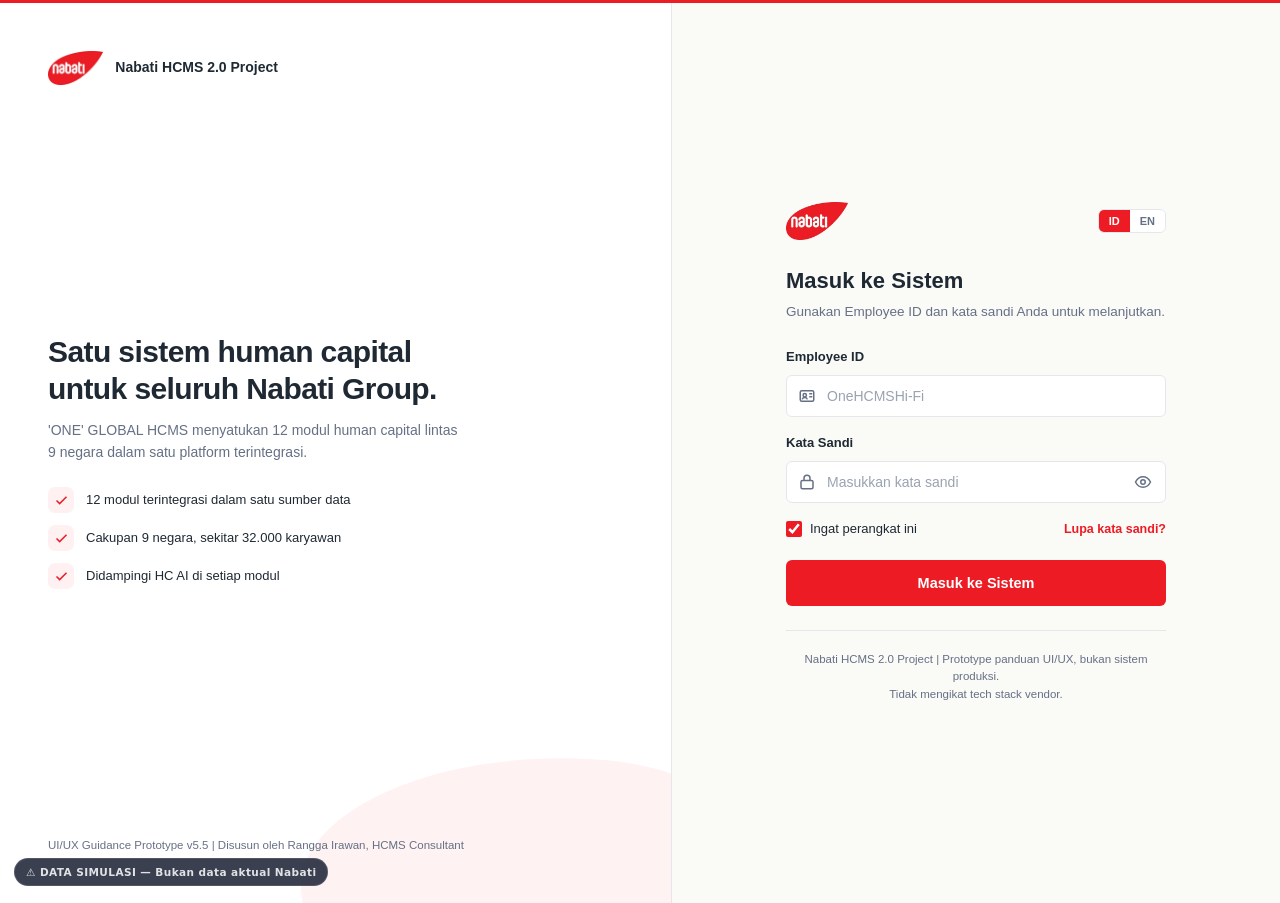
<file: index.html>
<!DOCTYPE html>
<html lang="id">
<head>
<meta charset="UTF-8">
<meta name="viewport" content="width=device-width, initial-scale=1">
<title>Masuk  |  'ONE' GLOBAL HCMS</title>
<link rel="stylesheet" href="assets/css/ds.css">
</head>
<body>

<div class="auth-topstrip"></div>

<div class="auth">

  <!-- ============ PANEL BRAND ============ -->
  <aside class="auth-brand">
    <svg class="leaf-bg" viewBox="0 0 520 320" xmlns="http://www.w3.org/2000/svg" aria-hidden="true">
      <path fill="#ED1B24" d="M30 168C24 96 150 28 318 36c128 6 188 70 162 150-30 92-210 128-330 96C66 256 36 222 30 168Z"/>
    </svg>

    <div class="topline">
      <img src="assets/img/nabati-logo.png" alt="Nabati">
      <span class="nm">Nabati HCMS 2.0 Project</span>
    </div>

    <div class="core">
      <h2 data-id="Satu sistem human capital untuk seluruh Nabati Group."
          data-en="One human capital system for the entire Nabati Group.">
        Satu sistem human capital untuk seluruh Nabati Group.
      </h2>
      <p data-id="'ONE' GLOBAL HCMS menyatukan 12 modul human capital lintas 9 negara dalam satu platform terintegrasi."
         data-en="'ONE' GLOBAL HCMS unifies 12 human capital modules across 9 countries on a single integrated platform.">
        'ONE' GLOBAL HCMS menyatukan 12 modul human capital lintas 9 negara dalam satu platform terintegrasi.
      </p>

      <ul class="auth-feats">
        <li>
          <span class="fi"><svg viewBox="0 0 24 24" fill="none" stroke="currentColor" stroke-width="2.4"><path d="M20 6 9 17l-5-5"/></svg></span>
          <span data-id="12 modul terintegrasi dalam satu sumber data"
                data-en="12 integrated modules on a single source of data">12 modul terintegrasi dalam satu sumber data</span>
        </li>
        <li>
          <span class="fi"><svg viewBox="0 0 24 24" fill="none" stroke="currentColor" stroke-width="2.4"><path d="M20 6 9 17l-5-5"/></svg></span>
          <span data-id="Cakupan 9 negara, sekitar 32.000 karyawan"
                data-en="Coverage across 9 countries, around 32,000 employees">Cakupan 9 negara, sekitar 32.000 karyawan</span>
        </li>
        <li>
          <span class="fi"><svg viewBox="0 0 24 24" fill="none" stroke="currentColor" stroke-width="2.4"><path d="M20 6 9 17l-5-5"/></svg></span>
          <span data-id="Didampingi HC AI di setiap modul"
                data-en="Supported by HC AI in every module">Didampingi HC AI di setiap modul</span>
        </li>
      </ul>
    </div>

    <div class="footline">
      UI/UX Guidance Prototype v5.5  |  Disusun oleh Rangga Irawan, HCMS Consultant
    </div>
  </aside>

  <!-- ============ PANEL FORM ============ -->
  <main class="auth-form">
    <div class="auth-card">

      <div class="flex-between" style="margin-bottom:24px">
        <img src="assets/img/nabati-logo.png" alt="Nabati" style="height:38px">
        <div class="lang-toggle">
          <button data-lang="id" class="is-active">ID</button>
          <button data-lang="en">EN</button>
        </div>
      </div>

      <h3 data-id="Masuk ke Sistem" data-en="Sign in to the System">Masuk ke Sistem</h3>
      <p class="sub" data-id="Gunakan Employee ID dan kata sandi Anda untuk melanjutkan."
         data-en="Use your Employee ID and password to continue.">
        Gunakan Employee ID dan kata sandi Anda untuk melanjutkan.
      </p>

      <form id="loginForm" novalidate>
        <div class="field">
          <label for="empid" data-id="Employee ID" data-en="Employee ID">Employee ID</label>
          <div class="input-group">
            <svg class="ig-icon" viewBox="0 0 24 24" fill="none" stroke="currentColor" stroke-width="2">
              <rect x="3" y="5" width="18" height="14" rx="2"/><circle cx="9" cy="11" r="2.2"/>
              <path d="M5.5 16.5c.6-1.7 2-2.5 3.5-2.5s2.9.8 3.5 2.5M15 9h4M15 13h4"/>
            </svg>
            <input class="input" id="empid" type="text" placeholder="OneHCMSHi-Fi" autocomplete="off">
          </div>
        </div>

        <div class="field">
          <label for="password" data-id="Kata Sandi" data-en="Password">Kata Sandi</label>
          <div class="input-group">
            <svg class="ig-icon" viewBox="0 0 24 24" fill="none" stroke="currentColor" stroke-width="2">
              <rect x="4" y="10" width="16" height="11" rx="2"/>
              <path d="M8 10V7a4 4 0 0 1 8 0v3"/>
            </svg>
            <input class="input" id="password" type="password" placeholder="Masukkan kata sandi" autocomplete="off">
            <button type="button" class="ig-btn" id="pwToggle" aria-label="Tampilkan kata sandi">
              <svg viewBox="0 0 24 24" fill="none" stroke="currentColor" stroke-width="2" width="18" height="18">
                <path d="M2 12s3.5-7 10-7 10 7 10 7-3.5 7-10 7-10-7-10-7Z"/><circle cx="12" cy="12" r="3"/>
              </svg>
            </button>
          </div>
        </div>

        <div class="auth-row">
          <label class="check">
            <input type="checkbox" checked>
            <span data-id="Ingat perangkat ini" data-en="Remember this device">Ingat perangkat ini</span>
          </label>
          <a href="#" onclick="hcToast('Layar pemulihan kata sandi tersedia pada build berikutnya.');return false;"
             data-id="Lupa kata sandi?" data-en="Forgot password?">Lupa kata sandi?</a>
        </div>

        <div id="login-error" style="display:none;background:#FEF2F2;border:1px solid #FECACA;color:#DC2626;font-size:12.5px;font-weight:600;padding:8px 12px;border-radius:8px;margin-bottom:12px;text-align:center"></div>
        <button type="submit" class="btn btn--primary btn--lg btn--block"
                data-id="Masuk ke Sistem" data-en="Sign in to the System">Masuk ke Sistem</button>
      </form>

      <div class="auth-foot">
        Nabati HCMS 2.0 Project  |  Prototype panduan UI/UX, bukan sistem produksi.<br>
        Tidak mengikat tech stack vendor.
      </div>

    </div>
  </main>

</div>

<script src="assets/js/core.js"></script>

<style id="wm-style">
.sim-watermark {
  position: fixed; bottom: 14px; left: 14px; z-index: 9999;
  background: rgba(15,23,42,.82); color: rgba(255,255,255,.85);
  font-size: 10.5px; font-weight: 600; letter-spacing: .04em;
  padding: 5px 11px; border-radius: 999px;
  pointer-events: none; user-select: none;
  backdrop-filter: blur(6px);
  border: 1px solid rgba(255,255,255,.12);
  font-family: system-ui, sans-serif;
}
@keyframes shake{0%,100%{transform:translateX(0)}20%,60%{transform:translateX(-6px)}40%,80%{transform:translateX(6px)}}
</style>
<div class="sim-watermark">⚠ DATA SIMULASI — Bukan data aktual Nabati</div>

</body>
</html>
</file>
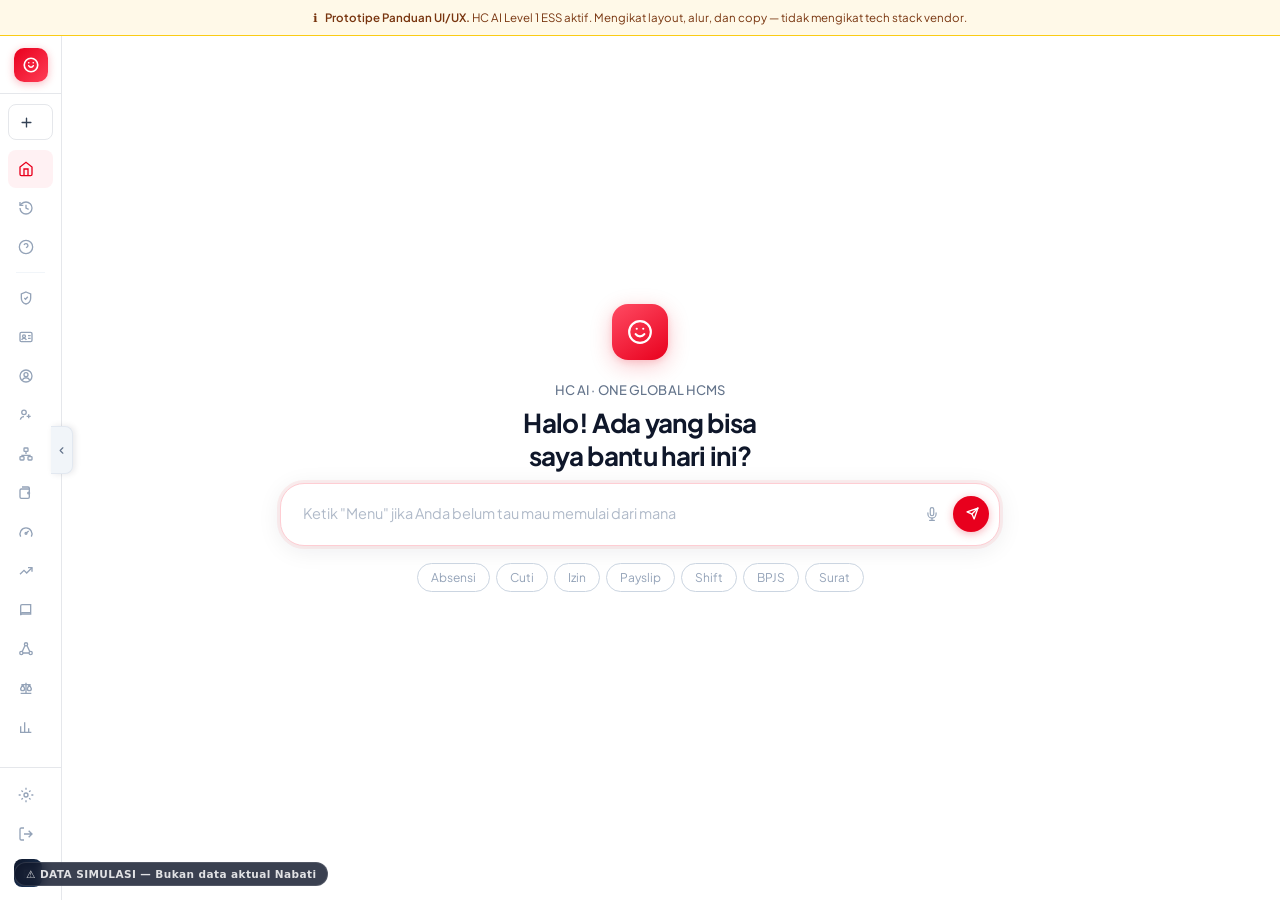
<file: dashboard.html>
<!DOCTYPE html>
<html lang="id">
<head>
<meta charset="UTF-8">
<meta name="viewport" content="width=device-width, initial-scale=1">
<title>HC AI  |  'ONE' GLOBAL HCMS</title>
<link rel="preconnect" href="https://fonts.googleapis.com">
<link href="https://fonts.googleapis.com/css2?family=Plus+Jakarta+Sans:wght@300;400;500;600;700;800&family=JetBrains+Mono:wght@400;500&display=swap" rel="stylesheet">
<style>
/* ════════════════════════════════════════════════════════════════
   'ONE' GLOBAL HCMS · HC AI ESS · v1.5
   QA pass: XSS fix · textarea · privacy mask · sidebar ESS-first
════════════════════════════════════════════════════════════════ */
*,*::before,*::after{box-sizing:border-box;margin:0;padding:0}
html,body{height:100%}
body{font-family:'Plus Jakarta Sans',system-ui,sans-serif;height:100vh;overflow:hidden;display:flex;flex-direction:column;background:#FFFFFF;color:#0F172A}

:root{
  --acc:#E8001D;--acc-dark:#C0001A;--acc-soft:#FFF1F3;--acc-mid:#FFD6DB;
  --navy:#0F172A;--slate:#334155;--muted:#64748B;--border:#E5E7EB;
  --surface:#F8FAFC;--green:#059669;--green-bg:#ECFDF5;
  --amber:#D97706;--amber-bg:#FFFBEB;--blue:#2563EB;--blue-bg:#EFF6FF;
  --sb-w:62px;--sb-exp:280px;
  --dur:200ms;--ease:cubic-bezier(.4,0,.2,1);
  --chat-w:720px;
  --sh-xs:0 1px 2px rgba(15,23,42,.04),0 1px 4px rgba(15,23,42,.04);
  --sh-sm:0 2px 8px rgba(15,23,42,.06);--sh-md:0 4px 20px rgba(15,23,42,.10);
  --r-sm:8px;--r-md:12px;--r-lg:16px;--r-pill:999px;
}

/* ── Info bar ───────────────────────────────────────────────────── */
.info-bar{height:36px;flex-shrink:0;background:#FFF9E8;border-bottom:1px solid #FACC15;display:flex;align-items:center;justify-content:center;gap:7px;font-size:11.5px;color:#78350F;padding:0 20px;z-index:200}
.info-bar b{font-weight:600}

/* ── Shell ──────────────────────────────────────────────────────── */
.shell{display:flex;flex:1;overflow:hidden;position:relative}

/* ══ SIDEBAR — hover-expand overlay, ESS-first structure ═══════ */
.sidebar{
  position:absolute;top:0;left:0;bottom:0;
  width:var(--sb-w);
  background:#FFFFFF;
  border-right:1px solid var(--border);
  display:flex;flex-direction:column;
  z-index:110;overflow:hidden;
  transition:width var(--dur) var(--ease),box-shadow var(--dur) var(--ease);
}
/* Hover: subtle highlight on items ONLY - NO width expansion */
.sidebar:hover:not(.pinned) .sb-item{
  position:relative;
}
/* Hover: subtle highlight */
.sidebar:not(.pinned) .sb-item:hover{background:rgba(15,23,42,.05)}

/* Tooltip: show label on hover when sidebar is NOT pinned */
.sidebar:not(.pinned) .sb-item::after{
  content:attr(aria-label);
  position:fixed;
  left:calc(var(--sb-w) + 10px);
  transform:translateY(-50%);
  background:#0F172A;
  color:#fff;
  font-size:12px;
  font-weight:600;
  font-family:system-ui,-apple-system,sans-serif;
  white-space:nowrap;
  padding:5px 11px;
  border-radius:7px;
  box-shadow:0 4px 12px rgba(0,0,0,.18);
  pointer-events:none;
  opacity:0;
  transition:opacity .13s;
  z-index:500;
  letter-spacing:.01em;
}
.sidebar:not(.pinned) .sb-item:hover::after{opacity:1}

/* Tooltip for + New Chat button */
.sb-new{position:relative}
.sidebar:not(.pinned) .sb-new::after{
  content:attr(aria-label);
  position:fixed;
  left:calc(var(--sb-w) + 10px);
  transform:translateY(-50%);
  background:#0F172A;color:#fff;
  font-size:12px;font-weight:600;
  font-family:system-ui,-apple-system,sans-serif;
  white-space:nowrap;padding:5px 11px;border-radius:7px;
  box-shadow:0 4px 12px rgba(0,0,0,.18);
  pointer-events:none;opacity:0;transition:opacity .13s;
  z-index:500;letter-spacing:.01em;
}
.sidebar:not(.pinned) .sb-new:hover::after{opacity:1}

/* Tooltip for navigation icon buttons (history, etc.) */
.sb-nav-btn{position:relative}
.sidebar:not(.pinned) .sb-nav-btn::after{
  content:attr(aria-label);
  position:fixed;
  left:calc(var(--sb-w) + 10px);
  transform:translateY(-50%);
  background:#0F172A;color:#fff;
  font-size:12px;font-weight:600;
  font-family:system-ui,-apple-system,sans-serif;
  white-space:nowrap;padding:5px 11px;border-radius:7px;
  box-shadow:0 4px 12px rgba(0,0,0,.18);
  pointer-events:none;opacity:0;transition:opacity .13s;
  z-index:500;letter-spacing:.01em;
}
.sidebar:not(.pinned) .sb-nav-btn:hover::after{opacity:1}

/* Tooltip for topic items */
.sb-topic{position:relative}
.sidebar:not(.pinned) .sb-topic::after{
  content:attr(aria-label);
  position:fixed;
  left:calc(var(--sb-w) + 10px);
  transform:translateY(-50%);
  background:#0F172A;color:#fff;
  font-size:12px;font-weight:600;
  font-family:system-ui,-apple-system,sans-serif;
  white-space:nowrap;padding:5px 11px;border-radius:7px;
  box-shadow:0 4px 12px rgba(0,0,0,.18);
  pointer-events:none;opacity:0;transition:opacity .13s;
  z-index:500;letter-spacing:.01em;
}
.sidebar:not(.pinned) .sb-topic:hover::after{opacity:1}

/* Pinned = fully open, stays open until clicked */
.sidebar.pinned{width:var(--sb-exp);box-shadow:none;border-right-color:var(--border)}
.sidebar.pinned .sb-brand,.sidebar.pinned .sb-new-lbl,
.sidebar.pinned .sb-item-lbl,.sidebar.pinned .sb-topic-lbl,
.sidebar.pinned .sb-section,.sidebar.pinned .sb-user-info,
.sidebar.pinned .sb-m-lbl{opacity:1;max-height:40px}
/* Main shifts only when pinned */
.main.sb-pinned{margin-left:var(--sb-exp);transition:margin-left var(--dur) var(--ease)}

/* ── Toggle button ── */
.sb-toggle-btn{
  position:fixed;
  top:50%;left:var(--sb-w);
  transform:translateY(-50%) translateX(-50%);
  z-index:130;
  width:22px;height:48px;
  border-radius:0 8px 8px 0;
  background:#F1F5F9;
  border:1px solid var(--border);
  border-left:none;
  display:flex;align-items:center;justify-content:center;
  cursor:pointer;
  transition:left var(--dur) var(--ease),background .13s,opacity .13s;
  box-shadow:2px 0 6px rgba(15,23,42,.08);
}
.sb-toggle-btn:hover{background:#E2E8F0}
.sb-toggle-btn svg{
  width:11px;height:11px;
  color:#64748B;
  transition:transform var(--dur);
  flex-shrink:0;
}
/* When open: button sits at edge of expanded sidebar */
.sidebar.pinned ~ * .sb-toggle-btn,
body.sb-pinned .sb-toggle-btn{left:var(--sb-exp)}
.sidebar.pinned .sb-toggle-btn{left:var(--sb-exp)}
/* Arrow flips when open */
.sidebar.pinned .sb-toggle-btn svg{transform:rotate(180deg)}

.sb-head{height:58px;display:flex;align-items:center;gap:12px;padding:0 14px;flex-shrink:0;border-bottom:1px solid var(--border);overflow:hidden;white-space:nowrap}
.sb-logo{width:34px;height:34px;border-radius:10px;flex-shrink:0;background:linear-gradient(135deg,var(--acc) 0%,#FF3D56 100%);display:flex;align-items:center;justify-content:center;box-shadow:0 2px 8px rgba(232,0,29,.28)}
.sb-logo svg{width:18px;height:18px}
.sb-brand{overflow:hidden;opacity:0;transition:opacity var(--dur) var(--ease);min-width:0}
.sidebar:hover .sb-brand{opacity:1}
.sb-brand-name{font-size:13px;font-weight:700;color:var(--navy);white-space:nowrap;line-height:1.2}
.sb-brand-sub{font-size:10.5px;color:var(--muted);white-space:nowrap}

.sb-new{position:relative;margin:10px 8px 6px;height:36px;border-radius:var(--r-sm);border:1.5px solid var(--border);background:transparent;display:flex;align-items:center;gap:9px;padding:0 10px;cursor:pointer;color:var(--slate);font-size:12.5px;font-weight:500;font-family:inherit;white-space:nowrap;overflow:hidden;flex-shrink:0;transition:background .13s,border-color .13s,color .13s}
.sb-new:hover{background:var(--surface);border-color:#D1D5DB;color:var(--navy)}
.sb-new svg{width:15px;height:15px;flex-shrink:0}
.sb-new-lbl{opacity:0;max-width:0;overflow:hidden;transition:opacity var(--dur) var(--ease),max-width var(--dur) var(--ease);white-space:nowrap}
.sidebar:hover .sb-new-lbl,.sidebar.pinned .sb-new-lbl{opacity:1;max-width:200px}

.sb-nav{flex:1;overflow-y:auto;overflow-x:hidden;padding:4px 8px 8px;scrollbar-width:thin;scrollbar-color:var(--border) transparent}
.sb-nav::-webkit-scrollbar{width:3px}
.sb-nav::-webkit-scrollbar-thumb{background:var(--border);border-radius:2px}

.sb-section{font-size:10px;font-weight:700;letter-spacing:.07em;text-transform:uppercase;color:#94A3B8;padding:10px 8px 4px;white-space:nowrap;overflow:hidden;opacity:0;max-height:0;transition:opacity var(--dur) var(--ease),max-height var(--dur) var(--ease)}
.sidebar:hover .sb-section{opacity:1;max-height:40px}

.sb-item{position:relative;display:flex;align-items:center;gap:10px;height:38px;border-radius:var(--r-sm);padding:0 10px;cursor:pointer;color:var(--slate);font-size:13px;font-weight:500;white-space:nowrap;overflow:hidden;text-decoration:none;margin-bottom:1px;transition:background .12s,color .12s}
.sb-item:hover{background:var(--surface);color:var(--navy)}
.sb-item.active{background:var(--acc-soft);color:var(--acc)}
.sb-item.active svg{color:var(--acc)}
.sb-item svg{width:16px;height:16px;flex-shrink:0;color:#94A3B8;transition:color .12s}
.sb-item:hover svg{color:var(--slate)}
.sb-item-lbl{opacity:0;transition:opacity var(--dur) var(--ease);white-space:nowrap;overflow:hidden;text-overflow:ellipsis;display:flex;align-items:center;gap:6px;flex:1}
.sidebar:hover .sb-item-lbl{opacity:1}
.sb-code{font-size:10px;font-weight:700;color:#94A3B8;background:var(--surface);padding:1px 6px;border-radius:var(--r-pill);margin-left:auto;flex-shrink:0}
.sb-item.active .sb-code{background:#fff;color:var(--acc)}

.sb-topic{position:relative;display:flex;align-items:center;gap:8px;height:34px;border-radius:var(--r-sm);padding:0 10px;cursor:pointer;font-size:12.5px;color:var(--muted);white-space:nowrap;overflow:hidden;transition:background .12s,color .12s;margin-bottom:1px}
.sb-topic:hover{background:var(--surface);color:var(--navy)}
.sb-topic-icon{font-size:13px;flex-shrink:0}
.sb-topic-lbl{opacity:0;transition:opacity var(--dur) var(--ease)}
.sidebar:hover .sb-topic-lbl{opacity:1}

/* Modul HCMS collapsible section */
.sb-modules-toggle{display:flex;align-items:center;gap:8px;height:32px;border-radius:var(--r-sm);padding:0 10px;cursor:pointer;font-size:10.5px;font-weight:600;color:var(--muted);white-space:nowrap;overflow:hidden;margin-bottom:1px;transition:background .12s,color .12s;letter-spacing:.04em;text-transform:uppercase}
.sb-modules-toggle:hover{background:var(--surface);color:var(--navy)}
.sb-modules-toggle svg{width:12px;height:12px;flex-shrink:0;color:#94A3B8;transition:transform .2s}
.sb-modules-toggle.open svg{transform:rotate(90deg)}
.sb-modules-toggle .sb-m-lbl{opacity:0;transition:opacity var(--dur) var(--ease)}
.sidebar:hover .sb-m-lbl{opacity:1}
.sb-modules-list{max-height:0;overflow:hidden;transition:max-height .25s var(--ease)}
.sb-modules-list.open{max-height:600px}

.sb-foot{border-top:1px solid var(--border);padding:8px;flex-shrink:0}
.sb-user{display:flex;align-items:center;gap:9px;height:38px;border-radius:var(--r-sm);padding:0 6px;cursor:pointer;overflow:hidden;white-space:nowrap;transition:background .12s}
.sb-user:hover{background:var(--surface)}
.sb-avatar{width:28px;height:28px;border-radius:8px;flex-shrink:0;background:linear-gradient(135deg,var(--navy) 0%,#1E3A5F 100%);display:flex;align-items:center;justify-content:center;font-size:11px;font-weight:700;color:#fff}
.sb-user-info{opacity:0;transition:opacity var(--dur) var(--ease);min-width:0}
.sidebar:hover .sb-user-info{opacity:1}
.sb-user-name{font-size:12.5px;font-weight:600;color:var(--navy)}
.sb-user-role{font-size:10.5px;color:var(--muted)}

/* ── Main ───────────────────────────────────────────────────────── */
.main{margin-left:var(--sb-w);flex:1;display:flex;flex-direction:column;overflow:hidden}

/* ═══════════════════════════════════════════════════════════════
   WELCOME STATE — greeting + quick action cards + centered composer
═══════════════════════════════════════════════════════════════ */
.welcome-view{
  flex:1;display:flex;flex-direction:column;
  align-items:center;justify-content:center;
  overflow:hidden;padding:0 24px 40px;
}
.welcome-view.hidden{display:none !important;visibility:hidden;pointer-events:none}
.welcome-view.leaving{opacity:0;transform:translateY(-10px);transition:opacity .2s,transform .2s}

.welcome-center{
  width:min(var(--chat-w), calc(100% - 32px));
  transform:translateX(calc(-1 * var(--sb-w) / 2));
  display:flex;flex-direction:column;align-items:center;
}

/* Logo */
.w-logo{
  width:56px;height:56px;border-radius:16px;
  background:linear-gradient(145deg,#FF4B63 0%,var(--acc) 100%);
  display:flex;align-items:center;justify-content:center;
  box-shadow:0 6px 22px rgba(232,0,29,.22),0 2px 6px rgba(232,0,29,.12);
  margin-bottom:22px;
}
.w-logo svg{width:26px;height:26px}

/* Greeting */
.w-greeting{
  font-size:13px;font-weight:500;color:var(--muted);
  text-align:center;margin-bottom:8px;letter-spacing:.01em;
}
.w-headline{
  font-size:26px;font-weight:700;color:var(--navy);
  text-align:center;letter-spacing:-.025em;line-height:1.28;
  margin-bottom:10px;
}
.w-sub{
  font-size:13.5px;color:#94A3B8;text-align:center;
  line-height:1.6;margin-bottom:28px;
  max-width:420px;
}

/* Composer */
.w-composer{width:100%;display:flex;flex-direction:column;gap:9px}
.w-input-row{
  display:flex;align-items:center;gap:8px;
  background:#FFFFFF;border:1.5px solid #E5E7EB;
  border-radius:24px;padding:12px 10px 12px 22px;
  box-shadow:0 2px 20px rgba(15,23,42,.07),0 1px 4px rgba(15,23,42,.04);
  transition:border-color .15s,box-shadow .15s;
}
.w-input-row:focus-within{
  border-color:#FECDD3;
  box-shadow:0 0 0 3px rgba(232,0,29,.06),0 4px 24px rgba(15,23,42,.08);
}
#welcome-input{
  flex:1;border:none;background:transparent;outline:none;
  font-size:15px;color:var(--navy);font-family:inherit;
  resize:none;min-height:24px;max-height:120px;overflow-y:auto;
  line-height:1.55;padding:0;
}
#welcome-input::placeholder{color:#B0BAC9;font-size:14.5px}
.w-helper{
  font-size:12px;color:#B0BAC9;text-align:center;
  line-height:1.6;padding:0 8px;
}

/* ══ MESSAGES VIEW ══════════════════════════════════════════════ */
.messages-wrap{flex:1;overflow-y:auto;overflow-x:hidden;display:none;padding:20px 24px 0;scrollbar-width:thin;scrollbar-color:var(--border) transparent}
.messages-wrap.active{display:flex;flex-direction:column}
.messages-wrap::-webkit-scrollbar{width:5px}
.messages-wrap::-webkit-scrollbar-thumb{background:var(--border);border-radius:3px}

#messages{max-width:var(--chat-w);width:100%;margin:0 auto;padding-bottom:12px;display:flex;flex-direction:column;gap:0}

.date-label{text-align:center;font-size:11.5px;color:#94A3B8;margin:10px 0 16px;display:flex;align-items:center;gap:10px}
.date-label::before,.date-label::after{content:'';flex:1;height:1px;background:var(--border)}

/* Message bubbles */
.msg-row{display:flex;gap:10px;margin-bottom:4px;animation:msgIn .2s ease both}
@keyframes msgIn{from{opacity:0;transform:translateY(5px)}to{opacity:1;transform:none}}
.msg-row.user{flex-direction:row-reverse}
.msg-avatar{width:30px;height:30px;border-radius:9px;flex-shrink:0;margin-top:2px;display:flex;align-items:center;justify-content:center}
.msg-avatar.ai-av{background:linear-gradient(135deg,var(--acc) 0%,#FF3D56 100%);box-shadow:0 1px 6px rgba(232,0,29,.22)}
.msg-avatar.ai-av svg{width:14px;height:14px}
.msg-avatar.user-av{background:linear-gradient(135deg,var(--navy) 0%,#1E3A5F 100%);font-size:10.5px;font-weight:700;color:#fff}
.msg-content{max-width:80%;display:flex;flex-direction:column;gap:3px}
.msg-row.user .msg-content{align-items:flex-end}
.msg-bubble{padding:11px 15px;border-radius:14px;font-size:13.5px;line-height:1.6}
.msg-bubble.ai{background:#FFFFFF;border:1.5px solid var(--border);border-bottom-left-radius:4px;color:var(--slate);box-shadow:var(--sh-xs)}
.msg-bubble.user{background:var(--navy);border-bottom-right-radius:4px;color:#fff}
.msg-bubble b{font-weight:600;color:var(--navy)}
.msg-bubble.user b{color:#e2e8f0}
.msg-time{font-size:10.5px;color:#94A3B8;padding:0 3px}

/* Typing */
.typing-indicator{display:flex;align-items:center;gap:3px;padding:8px 12px}
.typing-dot{width:7px;height:7px;border-radius:50%;background:#CBD5E1;animation:typingBounce .85s infinite}
.typing-dot:nth-child(2){animation-delay:.14s}
.typing-dot:nth-child(3){animation-delay:.28s}
@keyframes typingBounce{0%,80%,100%{transform:translateY(0);opacity:.45}40%{transform:translateY(-5px);opacity:1}}

/* Chat action buttons */
.btn-grid{display:flex;flex-wrap:wrap;gap:6px;margin-top:10px}
.chat-btn{display:flex;align-items:center;gap:6px;padding:7px 13px;border-radius:var(--r-pill);border:1.5px solid var(--border);background:#FFFFFF;font-size:12.5px;font-weight:500;color:var(--slate);cursor:pointer;transition:all .13s;font-family:inherit;box-shadow:var(--sh-xs);white-space:nowrap}
.chat-btn:hover{border-color:var(--acc-mid);color:var(--acc);background:var(--acc-soft);transform:translateY(-1px)}
.chat-btn .btn-icon{font-size:13px}
.chat-btn.primary{background:var(--acc);border-color:var(--acc);color:#fff}
.chat-btn.primary:hover{background:var(--acc-dark);border-color:var(--acc-dark);color:#fff;transform:none}
.chat-btn.ghost{background:transparent;border-color:var(--border);color:#94A3B8;font-size:11.5px}
.chat-btn.ghost:hover{border-color:#CBD5E1;color:var(--muted);background:transparent;transform:none}
.chat-btn.confirm{background:#059669;border-color:#059669;color:#fff}
.chat-btn.confirm:hover{background:#047857}

/* Data card */
.data-card{background:var(--surface);border:1.5px solid var(--border);border-radius:var(--r-md);margin-top:8px;overflow:hidden}
.data-card-header{background:var(--navy);padding:8px 14px;display:flex;justify-content:space-between;align-items:center}
.data-card-header span{font-size:10.5px;font-weight:600;color:rgba(255,255,255,.75);text-transform:uppercase;letter-spacing:.04em}
.data-card-body{padding:8px 14px}
.data-row{display:flex;justify-content:space-between;align-items:center;padding:6px 0;border-bottom:1px solid var(--border);font-size:12.5px}
.data-row:last-child{border-bottom:none}
.data-row .label{color:var(--muted)}
.data-row .value{font-weight:600;color:var(--navy)}
.data-row .value.green{color:var(--green)}
.data-row .value.amber{color:var(--amber)}
.data-row .value.red{color:var(--acc)}
.status-badge{display:inline-flex;align-items:center;gap:4px;font-size:11px;font-weight:600;padding:2px 9px;border-radius:var(--r-pill)}
.status-badge.approved{background:var(--green-bg);color:var(--green)}
.status-badge.pending{background:var(--amber-bg);color:var(--amber)}
.status-badge.rejected{background:var(--acc-soft);color:var(--acc)}
.inline-form{background:var(--surface);border:1px solid var(--border);border-radius:var(--r-md);margin-top:8px;padding:11px}
.form-field{margin-bottom:9px}
.form-field:last-child{margin-bottom:0}
.form-label{font-size:10.5px;font-weight:600;color:var(--muted);text-transform:uppercase;letter-spacing:.04em;margin-bottom:4px}
.form-value{font-size:12.5px;font-weight:500;color:var(--navy);background:#fff;border:1px solid var(--border);border-radius:6px;padding:6px 9px}
.form-value.green{color:var(--green)}
.confirm-box{background:var(--green-bg);border:1px solid #A7F3D0;border-radius:var(--r-md);padding:11px;margin-top:8px}
.confirm-title{font-size:11.5px;font-weight:700;color:var(--green);margin-bottom:5px}
.confirm-detail{font-size:11.5px;color:var(--slate);line-height:1.6}
.escalation-card{background:var(--acc-soft);border:1px solid var(--acc-mid);border-radius:var(--r-md);padding:11px;margin-top:8px;display:flex;gap:9px}
.esc-icon{width:30px;height:30px;background:var(--acc);border-radius:7px;display:flex;align-items:center;justify-content:center;flex-shrink:0}
.esc-content{flex:1}
.esc-title{font-size:11.5px;font-weight:600;color:#B0000F;margin-bottom:3px}
.esc-contact{font-size:11.5px;color:var(--slate);line-height:1.6}
.esc-contact strong{color:var(--navy)}
.leave-pills{display:flex;gap:5px;flex-wrap:wrap;margin-top:8px}
.leave-pill{background:#fff;border:1px solid var(--border);border-radius:10px;padding:5px 11px;display:flex;flex-direction:column;align-items:center;min-width:60px}
.leave-pill .days{font-size:19px;font-weight:800;color:var(--navy);line-height:1}
.leave-pill .type{font-size:10px;color:var(--muted);margin-top:2px}
.payslip-card{background:#fff;border:1px solid var(--border);border-radius:var(--r-md);margin-top:8px;overflow:hidden}
.payslip-header{background:linear-gradient(135deg,var(--navy) 0%,#1E2D42 100%);padding:12px 14px}
.payslip-month{font-size:10px;color:rgba(255,255,255,.6);text-transform:uppercase;letter-spacing:.06em}
.payslip-amount{font-size:21px;font-weight:800;color:#fff;margin-top:2px}
.payslip-net-label{font-size:10px;color:rgba(255,255,255,.5)}
.payslip-rows{padding:8px 14px}
.payslip-section-label{font-size:10px;text-transform:uppercase;letter-spacing:.05em;color:var(--muted);margin:6px 0 3px;font-weight:600}
.shift-timeline{margin-top:7px;display:flex;flex-direction:column;gap:5px}
.shift-row{display:flex;align-items:center;gap:9px;padding:7px 11px;background:var(--surface);border:1px solid var(--border);border-radius:7px;font-size:11.5px}
.shift-row.today{background:var(--acc-soft);border-color:var(--acc-mid)}
.shift-day{min-width:38px;font-weight:500;color:var(--slate)}
.shift-day.today-label{color:var(--acc);font-weight:700}
.shift-type-badge{font-size:10px;padding:2px 7px;border-radius:10px;font-weight:600}
.shift-pagi{background:#FEF3C7;color:#92400E}
.shift-siang{background:#DBEAFE;color:#1E40AF}
.shift-malam{background:#1F2937;color:#E5E7EB}
.shift-time{color:var(--muted);font-size:11px;margin-left:auto}
.approval-card{background:#fff;border:1px solid var(--border);border-left:3px solid var(--amber);border-radius:var(--r-md);padding:9px 11px;margin-bottom:5px}
.approval-card-header{display:flex;justify-content:space-between;align-items:flex-start;margin-bottom:3px}
.approval-card-name{font-size:12px;font-weight:600;color:var(--navy)}
.approval-card-type{font-size:10px;color:var(--muted)}
.approval-card-dates{font-size:11px;color:var(--slate)}
.approval-actions{display:flex;gap:5px;margin-top:7px}
.approve-btn{flex:1;padding:5px;border-radius:6px;border:none;background:var(--green);color:#fff;font-size:11px;font-weight:600;cursor:pointer}
.reject-btn{flex:1;padding:5px;border-radius:6px;border:none;background:var(--acc-soft);color:var(--acc);font-size:11px;font-weight:600;cursor:pointer}
.bpjs-card{background:var(--surface);border:1px solid var(--border);border-radius:var(--r-md);margin-top:8px;overflow:hidden}
.bpjs-row{display:flex;gap:9px;padding:9px 11px;border-bottom:1px solid var(--border);align-items:center}
.bpjs-row:last-child{border-bottom:none}
.bpjs-icon{width:28px;height:28px;border-radius:6px;display:flex;align-items:center;justify-content:center;font-size:12px;flex-shrink:0}
.bpjs-info{flex:1}
.bpjs-type{font-size:10.5px;color:var(--muted)}
.bpjs-number{font-size:12.5px;font-weight:500;color:var(--navy)}
.bpjs-status{font-size:10px;padding:2px 8px;border-radius:10px;font-weight:600}
.bpjs-aktif{background:var(--green-bg);color:var(--green)}
.profile-field-group{background:var(--surface);border:1px solid var(--border);border-radius:var(--r-md);overflow:hidden;margin-top:8px}
.profile-field-row{display:flex;align-items:center;padding:8px 11px;border-bottom:1px solid var(--border);gap:7px;transition:background .12s}
.profile-field-row:last-child{border-bottom:none}
.profile-field-row:hover{background:#fff}
.pf-label{font-size:10.5px;color:var(--muted);min-width:88px}
.pf-value{flex:1;font-size:12px;font-weight:500;color:var(--navy)}
.pf-edit{font-size:10px;color:var(--acc);font-weight:500;cursor:pointer}
.pf-lock{font-size:10px;color:var(--muted)}

/* Privacy notice chip */
.privacy-notice{display:inline-flex;align-items:center;gap:5px;background:#F0F9FF;border:1px solid #BAE6FD;border-radius:6px;padding:5px 10px;font-size:11px;color:#0369A1;margin-top:6px}

/* ══ COMPOSER — always bottom, true-center on viewport ══════════ */
.composer-section{flex-shrink:0;padding:10px 24px 16px;background:#FFFFFF;border-top:1px solid #F1F5F9;display:none}
.composer-section.active{display:block}
.composer-inner{
  max-width:var(--chat-w);width:100%;
  margin-left:calc(50% - var(--chat-w)/2 - var(--sb-w)/2);
  margin-right:auto;
}
@media(max-width:calc(720px + 100px)){.composer-inner{margin-left:auto}}

.composer-row{display:flex;align-items:center;gap:8px;background:#FFFFFF;border:1.5px solid var(--border);border-radius:22px;padding:8px 8px 8px 20px;box-shadow:0 2px 14px rgba(15,23,42,.07),0 1px 3px rgba(15,23,42,.04);transition:border-color .15s,box-shadow .15s}
.composer-row:focus-within{border-color:#FECDD3;box-shadow:0 0 0 3px rgba(232,0,29,.07),0 2px 14px rgba(15,23,42,.07)}
/* TEXTAREA — supports Shift+Enter newline */
#chat-input{flex:1;border:none;background:transparent;outline:none;font-size:14px;color:var(--navy);font-family:inherit;resize:none;min-height:22px;max-height:120px;line-height:1.57;overflow-y:auto;padding:1px 0}
#chat-input::placeholder{color:#94A3B8}
.composer-actions{display:flex;align-items:center;gap:5px;flex-shrink:0;padding-bottom:1px}
.icon-btn{width:32px;height:32px;border-radius:50%;border:none;background:transparent;display:flex;align-items:center;justify-content:center;cursor:pointer;color:#94A3B8;transition:all .13s}
.icon-btn:hover{background:var(--surface);color:var(--muted)}
.send-btn{width:36px;height:36px;border-radius:50%;border:none;background:var(--acc);display:flex;align-items:center;justify-content:center;cursor:pointer;transition:all .15s;box-shadow:0 2px 8px rgba(232,0,29,.3)}
.send-btn:hover{background:var(--acc-dark);transform:scale(1.04);box-shadow:0 4px 14px rgba(232,0,29,.35)}
.send-btn:active{transform:scale(.97)}
.send-btn svg{margin-left:2px}
.composer-helper{text-align:center;font-size:11.5px;color:#94A3B8;margin-top:7px;line-height:1.5}

/* ── Toast ──────────────────────────────────────────────────────── */
.toast-wrap{position:fixed;bottom:90px;left:50%;transform:translateX(-50%);z-index:9999;display:flex;flex-direction:column;gap:6px;pointer-events:none}
.toast{display:flex;align-items:center;gap:8px;background:var(--navy);color:#fff;font-size:13px;font-weight:500;padding:10px 18px;border-radius:var(--r-pill);box-shadow:0 8px 24px rgba(15,23,42,.18);animation:toastIn .25s var(--ease) both;white-space:nowrap}
@keyframes toastIn{from{opacity:0;transform:translateY(10px) scale(.96)}to{opacity:1;transform:none}}
.toast svg{color:#4ADE80}

/* ── Responsive ────────────────────────────────────────────────── */
@media(max-width:900px){
  .main{margin-left:0}
  .sidebar{position:fixed}
  .welcome-center{transform:none;width:calc(100% - 32px)}
  .composer-inner{margin-left:auto}
}
@media(max-width:560px){
  .w-greeting{font-size:18px}
  .messages-wrap,.welcome-view{padding:14px 14px 0}
  .composer-section{padding:6px 14px 14px}
  #chat-input{font-size:16px}
}
</style>
</head>
<body data-page="hcai">

<!-- ══ INFO BAR ══════════════════════════════════════════════════ -->
<div class="info-bar">
  <span>ℹ️</span>
  <span><b>Prototipe Panduan UI/UX.</b> HC AI Level 1 ESS aktif. Mengikat layout, alur, dan copy — tidak mengikat tech stack vendor.</span>
</div>

<!-- ══ SHELL ════════════════════════════════════════════════════ -->
<div class="shell" id="gptShell">

  <!-- ── SIDEBAR — ESS-first, Modul HCMS collapsed ───────────── -->
  <aside class="sidebar" id="gptSidebar" aria-label="Navigasi utama">



    <div class="sb-head">
      <div class="sb-logo" aria-hidden="true">
        <svg viewBox="0 0 24 24" fill="none" stroke="white" stroke-width="2.2" stroke-linecap="round" stroke-linejoin="round">
          <circle cx="12" cy="12" r="9"/><path d="M9 9h.01M15 9h.01"/><path d="M9 13c.5 1 1.5 2 3 2s2.5-1 3-2"/>
        </svg>
      </div>
      <div class="sb-brand">
        <div class="sb-brand-name">HC AI</div>
        <div class="sb-brand-sub">'ONE' GLOBAL HCMS · ESS</div>
      </div>
    </div>

    <button type="button" class="sb-new" onclick="newChat()" aria-label="Mulai percakapan baru">
      <svg viewBox="0 0 24 24" fill="none" stroke="currentColor" stroke-width="2.2" stroke-linecap="round" stroke-linejoin="round" aria-hidden="true"><path d="M12 5v14M5 12h14"/></svg>
      <span class="sb-new-lbl">Percakapan Baru</span>
    </button>

    <nav class="sb-nav" aria-label="Navigasi HCMS">

      <!-- Core -->
      <a class="sb-item active" href="dashboard.html" aria-label="Beranda HC AI">
        <svg viewBox="0 0 24 24" fill="none" stroke="currentColor" stroke-width="2" aria-hidden="true"><path d="m3 9 9-7 9 7v11a2 2 0 0 1-2 2H5a2 2 0 0 1-2-2z"/><polyline points="9 22 9 12 15 12 15 22"/></svg>
        <span class="sb-item-lbl">Beranda</span>
      </a>
      <div class="sb-item" role="button" tabindex="0" onclick="hcToast('Riwayat percakapan akan tersedia pada versi berikutnya.')" aria-label="Riwayat">
        <svg viewBox="0 0 24 24" fill="none" stroke="currentColor" stroke-width="2" aria-hidden="true"><path d="M3 12a9 9 0 1 0 9-9 9.75 9.75 0 0 0-6.74 2.74L3 8"/><path d="M3 3v5h5"/><path d="M12 7v5l4 2"/></svg>
        <span class="sb-item-lbl">Riwayat</span>
      </div>
      <div class="sb-item" role="button" tabindex="0" onclick="hcToast('Bantuan akan tersedia pada versi berikutnya.')" aria-label="Bantuan">
        <svg viewBox="0 0 24 24" fill="none" stroke="currentColor" stroke-width="2" aria-hidden="true"><circle cx="12" cy="12" r="10"/><path d="M9.09 9a3 3 0 0 1 5.83 1c0 2-3 3-3 3"/><path d="M12 17h.01"/></svg>
        <span class="sb-item-lbl">Bantuan</span>
      </div>

      <!-- Divider -->
      <div style="height:1px;background:#F1F5F9;margin:6px 8px"></div>

      <!-- 12 Modules — flat, no grouping -->
      <a class="sb-item" href="modules/m01-rbac.html" aria-label="Role & Access (RBAC)">
        <svg viewBox="0 0 24 24" fill="none" stroke="currentColor" stroke-width="2" aria-hidden="true"><path d="M12 3l7 3v6c0 5-3 8-7 9-4-1-7-4-7-9V6z"/><path d="M9.5 12l1.8 1.8 3.4-3.6"/></svg>
        <span class="sb-item-lbl">Role &amp; Access<span class="sb-code">RBAC</span></span>
      </a>
      <a class="sb-item" href="modules/m02-eam.html" aria-label="Employee Admin (EAM)">
        <svg viewBox="0 0 24 24" fill="none" stroke="currentColor" stroke-width="2" aria-hidden="true"><rect x="3" y="5" width="18" height="14" rx="2"/><circle cx="9" cy="11" r="2.2"/><path d="M5.5 16.4c.6-1.7 2-2.4 3.5-2.4s2.9.7 3.5 2.4M15 10h4M15 14h4"/></svg>
        <span class="sb-item-lbl">Employee Admin<span class="sb-code">EAM</span></span>
      </a>
      <a class="sb-item" href="modules/m03-ess.html" aria-label="Self-Service (ESS)">
        <svg viewBox="0 0 24 24" fill="none" stroke="currentColor" stroke-width="2" aria-hidden="true"><circle cx="12" cy="12" r="9"/><circle cx="12" cy="10" r="3"/><path d="M6.5 18c1-2.4 3-3.4 5.5-3.4s4.5 1 5.5 3.4"/></svg>
        <span class="sb-item-lbl">Self-Service<span class="sb-code">ESS</span></span>
      </a>
      <a class="sb-item" href="modules/m04-ta.html" aria-label="Talent Acquisition (TA)">
        <svg viewBox="0 0 24 24" fill="none" stroke="currentColor" stroke-width="2" aria-hidden="true"><circle cx="9" cy="8" r="3.4"/><path d="M3.5 19c.7-3 3-4.5 5.5-4.5"/><path d="M16 11v6M13 14h6"/></svg>
        <span class="sb-item-lbl">Talent Acquisition<span class="sb-code">TA</span></span>
      </a>
      <a class="sb-item" href="modules/m05-org.html" aria-label="Org Design & WFP (ORG)">
        <svg viewBox="0 0 24 24" fill="none" stroke="currentColor" stroke-width="2" aria-hidden="true"><rect x="9" y="3" width="6" height="5" rx="1"/><rect x="3" y="16" width="6" height="5" rx="1"/><rect x="15" y="16" width="6" height="5" rx="1"/><path d="M12 8v4M6 16v-2h12v2"/></svg>
        <span class="sb-item-lbl">Org Design<span class="sb-code">ORG</span></span>
      </a>
      <a class="sb-item" href="modules/m06-cnb.html" aria-label="Comp & Benefit (CNB)">
        <svg viewBox="0 0 24 24" fill="none" stroke="currentColor" stroke-width="2" aria-hidden="true"><path d="M3 8a2 2 0 0 1 2-2h12v12a2 2 0 0 1-2 2H5a2 2 0 0 1-2-2z"/><path d="M17 6V5a2 2 0 0 0-2-2H6"/><circle cx="16" cy="12" r="1.4"/></svg>
        <span class="sb-item-lbl">Comp &amp; Benefit<span class="sb-code">CNB</span></span>
      </a>
      <a class="sb-item" href="modules/m07-pms.html" aria-label="Performance (PMS)">
        <svg viewBox="0 0 24 24" fill="none" stroke="currentColor" stroke-width="2" aria-hidden="true"><path d="M4 19a9 9 0 1 1 16 0"/><path d="M12 14l4-3.5"/><circle cx="12" cy="14" r="1.4"/></svg>
        <span class="sb-item-lbl">Performance<span class="sb-code">PMS</span></span>
      </a>
      <a class="sb-item" href="modules/m08-cm.html" aria-label="Career Management (CM)">
        <svg viewBox="0 0 24 24" fill="none" stroke="currentColor" stroke-width="2" aria-hidden="true"><path d="M3 17l6-6 4 4 8-8"/><path d="M15 7h6v6"/></svg>
        <span class="sb-item-lbl">Career Mgmt<span class="sb-code">CM</span></span>
      </a>
      <a class="sb-item" href="modules/m09-lms.html" aria-label="Learning (LMS)">
        <svg viewBox="0 0 24 24" fill="none" stroke="currentColor" stroke-width="2" aria-hidden="true"><path d="M4 6a2 2 0 0 1 2-2h13v14H6a2 2 0 0 0-2 2z"/><path d="M4 18a2 2 0 0 1 2-2h13"/></svg>
        <span class="sb-item-lbl">Learning<span class="sb-code">LMS</span></span>
      </a>
      <a class="sb-item" href="modules/m10-od.html" aria-label="Org Development (OD)">
        <svg viewBox="0 0 24 24" fill="none" stroke="currentColor" stroke-width="2" aria-hidden="true"><circle cx="12" cy="5" r="2.4"/><circle cx="5" cy="18" r="2.4"/><circle cx="19" cy="18" r="2.4"/><path d="M10.5 6.8 6.4 15.9M13.5 6.8l4.1 9.1M7.4 18h9.2"/></svg>
        <span class="sb-item-lbl">Org Development<span class="sb-code">OD</span></span>
      </a>
      <a class="sb-item" href="modules/m11-ir.html" aria-label="Industrial Relation (IR)">
        <svg viewBox="0 0 24 24" fill="none" stroke="currentColor" stroke-width="2" aria-hidden="true"><path d="M12 4v16M4 20h16"/><path d="M7 7 4 13a3 3 0 0 0 6 0L7 7M17 7l-3 6a3 3 0 0 0 6 0l-3-6M5 7h14"/></svg>
        <span class="sb-item-lbl">Industrial Rel.<span class="sb-code">IR</span></span>
      </a>
      <a class="sb-item" href="modules/m12-pa.html" aria-label="People Analytics (PA)">
        <svg viewBox="0 0 24 24" fill="none" stroke="currentColor" stroke-width="2" aria-hidden="true"><path d="M4 20V11M10 20V5M16 20v-6M20 20H3"/></svg>
        <span class="sb-item-lbl">People Analytics<span class="sb-code">PA</span></span>
      </a>

    </nav>

    <div class="sb-foot">
      <div class="sb-item" role="button" tabindex="0" onclick="hcToast('Pengaturan akan tersedia pada versi berikutnya.')" aria-label="Pengaturan">
        <svg viewBox="0 0 24 24" fill="none" stroke="currentColor" stroke-width="2" aria-hidden="true"><circle cx="12" cy="12" r="3"/><path d="M12 1v3m0 16v3M1 12h3m16 0h3m-4.2-6.8-2.1 2.1m-9.4 9.4-2.1 2.1m0-13.6 2.1 2.1m9.4 9.4 2.1 2.1"/></svg>
        <span class="sb-item-lbl">Pengaturan</span>
      </div>
      <a class="sb-item" href="index.html" aria-label="Keluar dari sistem">
        <svg viewBox="0 0 24 24" fill="none" stroke="currentColor" stroke-width="2" aria-hidden="true"><path d="M16 17l5-5-5-5M21 12H9M9 21H5a2 2 0 0 1-2-2V5a2 2 0 0 1 2-2h4"/></svg>
        <span class="sb-item-lbl">Keluar</span>
      </a>
      <div class="sb-user" role="button" tabindex="0" aria-label="Profil pengguna">
        <div class="sb-avatar" aria-hidden="true">RI</div>
        <div class="sb-user-info">
          <div class="sb-user-name">Rangga Irawan</div>
          <div class="sb-user-role">HCMS Consultant</div>
        </div>
      </div>
    </div>
  </aside>

  <!-- ── MAIN ──────────────────────────────────────────────── -->
  <main class="main" id="main" role="main">

    <!-- WELCOME: clean center — logo + greeting + input box only -->
    <div class="welcome-view" id="welcomeWrap" aria-label="Halaman selamat datang HC AI">
      <div class="welcome-center">

        <div class="w-logo" aria-hidden="true">
          <svg viewBox="0 0 24 24" fill="none" stroke="white" stroke-width="2" stroke-linecap="round" stroke-linejoin="round">
            <circle cx="12" cy="12" r="10"/>
            <path d="M8 14s1.5 2 4 2 4-2 4-2"/>
            <line x1="9" y1="9" x2="9.01" y2="9"/>
            <line x1="15" y1="9" x2="15.01" y2="9"/>
          </svg>
        </div>

        <p class="w-greeting">HC AI · ONE GLOBAL HCMS</p>
        <h1 class="w-headline">Halo! Ada yang bisa<br>saya bantu hari ini?</h1>
        

        <div class="w-composer">
          <div class="w-input-row">
            <textarea id="welcome-input" rows="1"
              placeholder="Ketik &quot;Menu&quot; jika Anda belum tau mau memulai dari mana"
              onkeydown="handleWelcomeKey(event)"
              oninput="autoResizeWelcome(this)"
              autocomplete="off"
              aria-label="Input pertanyaan HC AI"
              autofocus></textarea>
            <div class="composer-actions">
              <button type="button" class="icon-btn" aria-label="Fitur suara" onclick="hcToast('Fitur suara tersedia di aplikasi mobile.')">
                <svg width="14" height="14" viewBox="0 0 24 24" fill="none" stroke="currentColor" stroke-width="2" stroke-linecap="round" stroke-linejoin="round" aria-hidden="true">
                  <path d="M12 1a3 3 0 0 0-3 3v8a3 3 0 0 0 6 0V4a3 3 0 0 0-3-3z"/>
                  <path d="M19 10v2a7 7 0 0 1-14 0v-2"/>
                  <line x1="12" y1="19" x2="12" y2="23"/>
                  <line x1="8" y1="23" x2="16" y2="23"/>
                </svg>
              </button>
              <button type="button" class="send-btn" onclick="sendWelcome()" aria-label="Kirim pertanyaan">
                <svg width="13" height="13" viewBox="0 0 24 24" fill="none" stroke="white" stroke-width="2.5" stroke-linecap="round" stroke-linejoin="round" aria-hidden="true">
                  <line x1="22" y1="2" x2="11" y2="13"/>
                  <polygon points="22 2 15 22 11 13 2 9 22 2"/>
                </svg>
              </button>
            </div>
          </div>
          <p class="w-helper" role="note" style="display:flex;flex-wrap:wrap;gap:6px;justify-content:center;margin-top:8px">
            <span onclick="sendWelcomeQuick('absensi')" style="background:transparent;border:1px solid #CBD5E1;padding:4px 13px;border-radius:999px;font-size:12px;font-weight:400;color:#94A3B8;cursor:pointer;transition:all .13s">Absensi</span>
            <span onclick="sendWelcomeQuick('cuti')" style="background:transparent;border:1px solid #CBD5E1;padding:4px 13px;border-radius:999px;font-size:12px;font-weight:400;color:#94A3B8;cursor:pointer;transition:all .13s">Cuti</span>
            <span onclick="sendWelcomeQuick('izin')" style="background:transparent;border:1px solid #CBD5E1;padding:4px 13px;border-radius:999px;font-size:12px;font-weight:400;color:#94A3B8;cursor:pointer;transition:all .13s">Izin</span>
            <span onclick="sendWelcomeQuick('payslip')" style="background:transparent;border:1px solid #CBD5E1;padding:4px 13px;border-radius:999px;font-size:12px;font-weight:400;color:#94A3B8;cursor:pointer;transition:all .13s">Payslip</span>
            <span onclick="sendWelcomeQuick('shift')" style="background:transparent;border:1px solid #CBD5E1;padding:4px 13px;border-radius:999px;font-size:12px;font-weight:400;color:#94A3B8;cursor:pointer;transition:all .13s">Shift</span>
            <span onclick="sendWelcomeQuick('bpjs')" style="background:transparent;border:1px solid #CBD5E1;padding:4px 13px;border-radius:999px;font-size:12px;font-weight:400;color:#94A3B8;cursor:pointer;transition:all .13s">BPJS</span>
            <span onclick="sendWelcomeQuick('surat')" style="background:transparent;border:1px solid #CBD5E1;padding:4px 13px;border-radius:999px;font-size:12px;font-weight:400;color:#94A3B8;cursor:pointer;transition:all .13s">Surat</span>
          </p>
        </div>

      </div>
    </div>

    <!-- CHAT: messages -->
    <div class="messages-wrap" id="messagesWrap" role="log" aria-live="polite" aria-label="Percakapan HC AI">
      <div id="messages"></div>
    </div>

    <!-- COMPOSER — always bottom, same position in both states -->
    <div class="composer-section">
      <div class="composer-inner">
        <div class="composer-row">
          <textarea id="chat-input" rows="1"
            placeholder="Ketik &quot;Menu&quot; jika Anda belum tau mau memulai dari mana"
            onkeydown="handleInput(event)"
            oninput="autoResize(this)"
            autocomplete="off"
            aria-label="Input pesan HC AI"
            aria-multiline="true"></textarea>
          <div class="composer-actions">
            <button type="button" class="icon-btn" aria-label="Fitur suara" onclick="hcToast('Fitur suara tersedia di aplikasi mobile.')">
              <svg width="14" height="14" viewBox="0 0 24 24" fill="none" stroke="currentColor" stroke-width="2" stroke-linecap="round" stroke-linejoin="round" aria-hidden="true">
                <path d="M12 1a3 3 0 0 0-3 3v8a3 3 0 0 0 6 0V4a3 3 0 0 0-3-3z"/>
                <path d="M19 10v2a7 7 0 0 1-14 0v-2"/>
                <line x1="12" y1="19" x2="12" y2="23"/>
                <line x1="8" y1="23" x2="16" y2="23"/>
              </svg>
            </button>
            <button type="button" class="send-btn" onclick="sendText()" aria-label="Kirim pesan">
              <svg width="13" height="13" viewBox="0 0 24 24" fill="none" stroke="white" stroke-width="2.5" stroke-linecap="round" stroke-linejoin="round" aria-hidden="true">
                <line x1="22" y1="2" x2="11" y2="13"/>
                <polygon points="22 2 15 22 11 13 2 9 22 2"/>
              </svg>
            </button>
          </div>
        </div>

      </div>
    </div>

  </main>
</div>

<div id="toast" style="display:none" aria-hidden="true"></div>
<div class="toast-wrap" id="toastWrap" aria-live="polite"></div>

<script src="assets/js/core.js"></script>
<script>


// HC AI Chat Engine (HC_AI_ESS_Simulation_Rangga.html)

// ── XSS Protection: escape user input ──────────────────────────────
function escHtml(s) {
  return String(s)
    .replace(/&/g,'&amp;').replace(/</g,'&lt;').replace(/>/g,'&gt;')
    .replace(/"/g,'&quot;').replace(/'/g,'&#39;');
}

// ══ DATA MOCK ══════════════════════════════════════════════════
const USER = {
  name: "Azmi Faaiq", nik: "1234567", initials: "AF",
  entity: "PT Nabati Foods Indonesia", location: "Bekasi Plant", dept: "Produksi - Line 3",
  grade: "3B", status: "TETAP", manager: "Dedi Wahyono", hr_officer: "Rina Marlina",
  hr_wa: "0812-9987-6543", shift: "Shift Pagi (06:00 - 14:00)",
  bpjs_kes: "0001-1234-5678-90", bpjs_tk: "B3001-2345-6789",
  faskes: "Klinik Ananda Bekasi", faskes_addr: "Jl. Raya Bekasi Km. 27 No. 14",
  leave: { annual: 8, sick: 12, personal: 3, expiry: "31 Des 2026" },
  loan: { status: "AKTIF", outstanding: 3500000, installment: 500000, tenor_left: 7 },
  bpjs_status: "AKTIF", dependents: ["Siti Rahayu (Istri)", "Ahmad Faaiq Jr. (Anak)"]
};

const SHIFTS = [
  { day: "Senin", date: "21 Apr", type: "Pagi",  time: "06:00-14:00", today: true },
  { day: "Selasa", date: "22 Apr", type: "Pagi",  time: "06:00-14:00" },
  { day: "Rabu",   date: "23 Apr", type: "Libur", time: "-" },
  { day: "Kamis",  date: "24 Apr", type: "Cuti",  time: "-" },
  { day: "Jumat",  date: "25 Apr", type: "Cuti",  time: "-" },
  { day: "Sabtu",  date: "26 Apr", type: "Siang", time: "14:00-22:00" },
  { day: "Minggu", date: "27 Apr", type: "Libur", time: "-" },
];

const PAYSLIP = {
  month: "April 2026", gross: 6800000, net: 5150000,
  components: [
    { label: "Gaji Pokok", value: 4200000, type: "in" },
    { label: "Tunjangan Transportasi", value: 600000, type: "in" },
    { label: "Tunjangan Makan", value: 450000, type: "in" },
    { label: "Premi Shift", value: 350000, type: "in" },
    { label: "Lembur (4.5 jam)", value: 202500, type: "in" },
    { label: "Premi Kehadiran", value: 997500, type: "in" },
  ],
  deductions: [
    { label: "BPJS Kesehatan (1%)", value: 42000 },
    { label: "BPJS TK - JHT (2%)", value: 84000 },
    { label: "PPh21", value: 0 },
    { label: "Cicilan Kasbon", value: 500000 },
    { label: "Koperasi", value: 50000 },
  ]
};


// ── Privacy masking ──────────────────────────────────────────────
function maskNum(str, show) {
  // show = chars to show at end
  var s = String(str).replace(/[\s-]/g,'');
  return '●●●●-' + s.slice(-show);
}
function maskBpjs(str) {
  var s = String(str).replace(/[\s-]/g,'');
  return s.slice(0,4) + '-●●●●-' + s.slice(-4);
}

// ══ HELPERS ═══════════════════════════════════════════════════
function now() {
  const d = new Date();
  return `${String(d.getHours()).padStart(2,'0')}:${String(d.getMinutes()).padStart(2,'0')}`;
}

function fmt(n) {
  return 'Rp ' + n.toLocaleString('id-ID');
}


// ── DASHBOARD ADAPTER: bridge simulation showToast to prototype hcToast ──
function showToast(msg) {
  if (typeof hcToast === 'function') { hcToast(msg); return; }
  const t = document.getElementById('toast');
  if (!t) return;
  t.textContent = msg;
  t.classList.add('show');
  setTimeout(() => t.classList.remove('show'), 2800);
}


function scrollBottom() {
  var mWrap = document.getElementById('messagesWrap');
  var wWrap = document.getElementById('welcomeWrap');
  if (mWrap && !mWrap.classList.contains('active')) {
    if (wWrap) {
      wWrap.classList.add('leaving');
      setTimeout(function(){ wWrap.classList.add('hidden'); wWrap.classList.remove('leaving'); }, 200);
    }
    setTimeout(function(){ mWrap.classList.add('active'); }, 200);
  }
  setTimeout(function() { var cv = document.getElementById('messagesWrap'); if (cv) cv.scrollTop = cv.scrollHeight; }, 80);
}

// ══ MESSAGE BUILDERS ═══════════════════════════════════════════
function addUserMsg(text) {
  const m = document.getElementById('messages');
  const t = now();
  const safe = escHtml(text);
  m.insertAdjacentHTML('beforeend', `
    <div class="msg-row user">
      <div class="msg-avatar user-av">${USER.initials}</div>
      <div class="msg-content">
        <div class="msg-bubble user">${safe}</div>
        <div class="msg-time">${t}</div>
      </div>
    </div>`);
  scrollBottom();
}

function addTyping() {
  const m = document.getElementById('messages');
  const id = 'typing-' + Date.now();
  m.insertAdjacentHTML('beforeend', `
    <div class="msg-row" id="${id}">
      <div class="msg-avatar ai-av">
        <svg viewBox="0 0 24 24" fill="none" stroke="white" stroke-width="2.2" stroke-linecap="round" stroke-linejoin="round" style="width:15px;height:15px">
          <circle cx="12" cy="12" r="9"/><path d="M9 9h.01M15 9h.01"/><path d="M9 13c.5 1 1.5 2 3 2s2.5-1 3-2"/>
        </svg>
      </div>
      <div class="msg-content">
        <div class="msg-bubble ai">
          <div class="typing-indicator">
            <div class="typing-dot"></div><div class="typing-dot"></div><div class="typing-dot"></div>
          </div>
        </div>
      </div>
    </div>`);
  scrollBottom();
  return id;
}

function removeTyping(id) {
  const el = document.getElementById(id);
  if (el) el.remove();
}

function addAIMsg(html, delay = 600) {
  return new Promise(resolve => {
    const tid = addTyping();
    setTimeout(() => {
      removeTyping(tid);
      const m = document.getElementById('messages');
      m.insertAdjacentHTML('beforeend', html);
      scrollBottom();
      resolve();
    }, delay);
  });
}

// ══ MENU HANDLER ══════════════════════════════════════════════
function handleMenu(domain) {
  const labels = {
    shift: '🗓️ Jadwal & Shift', attendance: '✅ Absensi',
    leave: '🏖️ Cuti & Izin', overtime: '⏰ Lembur & THR',
    payslip: '💰 Slip Gaji', bpjs: '🏥 BPJS & Benefits',
    loan: '🤝 Pinjaman & Kasbon', document: '📄 Surat & Dokumen',
    policy: '📋 Kebijakan & FAQ', emergency: '🚨 Bantuan Darurat',
    profile: '👤 Data Pribadi', probation: '📌 Status Kepegawaian'
  };

  addUserMsg(labels[domain] || domain);

  switch(domain) {
    case 'shift':      showShiftMenu(); break;
    case 'attendance': showAttendanceMenu(); break;
    case 'leave':      showLeaveMenu(); break;
    case 'overtime':   showOvertimeMenu(); break;
    case 'payslip':    showPayslipMenu(); break;
    case 'bpjs':       showBpjsMenu(); break;
    case 'loan':       showLoanMenu(); break;
    case 'document':   showDocumentMenu(); break;
    case 'policy':     showPolicyMenu(); break;
    case 'profile':    showProfileMenu(); break;
    case 'probation':  showProbationMenu(); break;
    case 'emergency':  showEmergency(); break;
  }
}


// ══ TALENT ACQUISITION MODULE ════════════════════════════════════
function showTA() {
  addUserMsg('\u{1F4BC} Rekrutmen & Karir');
  addAIMsg(`<div class="msg-row"><div class="msg-avatar ai-av"><svg viewBox="0 0 24 24" fill="none" stroke="white" stroke-width="2.2" stroke-linecap="round" stroke-linejoin="round" style="width:15px;height:15px"><circle cx="12" cy="12" r="9"/><path d="M9 9h.01M15 9h.01"/><path d="M9 13c.5 1 1.5 2 3 2s2.5-1 3-2"/></svg></div><div class="msg-content"><div class="msg-bubble ai">Selamat datang di layanan <b>Rekrutmen &amp; Karir</b>. Apa yang ingin Anda lakukan?</div><div class="btn-grid" style="flex-wrap:wrap;gap:6px;margin-top:8px"><button class="chat-btn" onclick="showTAInternalJobs()"><span class="btn-icon">&#128269;</span> Lowongan Internal</button><button class="chat-btn" onclick="showTAMyApplication()"><span class="btn-icon">&#128203;</span> Status Lamaran Saya</button><button class="chat-btn" onclick="showTAReferral()"><span class="btn-icon">&#129309;</span> Referral Kandidat</button><button class="chat-btn" onclick="showTAOnboarding()"><span class="btn-icon">&#127881;</span> Status Onboarding</button><button class="chat-btn" onclick="showTACareerPath()"><span class="btn-icon">&#128506;</span> Career Path Saya</button><button class="chat-btn ghost" onclick="backToMain()">&#8592; Menu Utama</button></div><div class="msg-time">${now()}</div></div></div>`);
}

function showTAInternalJobs() {
  addUserMsg('Lowongan Internal');
  const jobs = [
    {id:'JR-2026-0421',title:'Senior Finance Analyst',dept:'Finance & Accounting',grade:'5A',loc:'Bandung',deadline:'30 Jun 2026',hot:false},
    {id:'JR-2026-0418',title:'Supply Chain Planner',dept:'Supply Chain',grade:'4B',loc:'Bekasi',deadline:'25 Jun 2026',hot:false},
    {id:'JR-2026-0415',title:'IT Business Analyst',dept:'IT & Digital',grade:'4A',loc:'Jakarta',deadline:'20 Jun 2026',hot:false},
    {id:'JR-2026-0409',title:'Regional Sales Manager',dept:'Sales & Marketing',grade:'5B',loc:'Surabaya',deadline:'15 Jun 2026',hot:true},
  ];
  const rows = jobs.map(j=>`<div style="background:#fff;border:1px solid #E2E8F0;border-radius:10px;padding:11px 13px;margin-bottom:7px"><div style="display:flex;justify-content:space-between;align-items:flex-start;margin-bottom:5px"><div><div style="font-size:13px;font-weight:700;color:#0F172A">${j.title}</div><div style="font-size:11px;color:#64748B;margin-top:2px">${j.dept} &middot; ${j.loc} &middot; Grade ${j.grade}</div></div><span style="background:${j.hot?'#FEF3C7':'#ECFDF5'};color:${j.hot?'#92400E':'#059669'};font-size:10px;font-weight:700;padding:2px 7px;border-radius:8px">${j.hot?'&#9200; Segera Tutup':'&#10003; Buka'}</span></div><div style="display:flex;justify-content:space-between;align-items:center"><span style="font-size:10.5px;color:#94A3B8">${j.id} &middot; Tutup: ${j.deadline}</span><button class="chat-btn primary" style="font-size:11.5px;padding:4px 12px" onclick="showTAApply('${j.id}','${j.title}','${j.grade}')">Lamar &rarr;</button></div></div>`).join('');
  addAIMsg(`<div class="msg-row"><div class="msg-avatar ai-av"><svg viewBox="0 0 24 24" fill="none" stroke="white" stroke-width="2.2" stroke-linecap="round" stroke-linejoin="round" style="width:15px;height:15px"><circle cx="12" cy="12" r="9"/><path d="M9 9h.01M15 9h.01"/><path d="M9 13c.5 1 1.5 2 3 2s2.5-1 3-2"/></svg></div><div class="msg-content"><div class="msg-bubble ai">Ditemukan <b>4 lowongan internal</b> aktif. Posisi internal diprioritaskan 7 hari sebelum dibuka ke eksternal.</div>${rows}<div class="btn-grid" style="flex-wrap:wrap;gap:6px;margin-top:8px"><button class="chat-btn ghost" onclick="showTA()">&#8592; Kembali</button></div><div class="msg-time">${now()}</div></div></div>`);
}

function showTAApply(jobId, jobTitle, grade) {
  addUserMsg('Lamar: ' + jobTitle);
  addAIMsg(`<div class="msg-row"><div class="msg-avatar ai-av"><svg viewBox="0 0 24 24" fill="none" stroke="white" stroke-width="2.2" stroke-linecap="round" stroke-linejoin="round" style="width:15px;height:15px"><circle cx="12" cy="12" r="9"/><path d="M9 9h.01M15 9h.01"/><path d="M9 13c.5 1 1.5 2 3 2s2.5-1 3-2"/></svg></div><div class="msg-content"><div class="msg-bubble ai"><b>Konfirmasi Lamaran Internal</b><div style="background:var(--surface);border-radius:8px;padding:10px 12px;margin:8px 0;font-size:12.5px"><div style="display:flex;justify-content:space-between;padding:4px 0;border-bottom:1px solid var(--border)"><span style="color:#64748B">Posisi</span><b>${jobTitle}</b></div><div style="display:flex;justify-content:space-between;padding:4px 0;border-bottom:1px solid var(--border)"><span style="color:#64748B">Grade</span><b>${grade}</b></div><div style="display:flex;justify-content:space-between;padding:4px 0;border-bottom:1px solid var(--border)"><span style="color:#64748B">ID Req</span><b>${jobId}</b></div><div style="display:flex;justify-content:space-between;padding:4px 0"><span style="color:#64748B">Proses</span><b>HC AI Prescreening (30 mnt)</b></div></div><div style="background:#FFFBEB;border:1px solid #FDE68A;border-radius:6px;padding:8px 10px;font-size:11.5px;color:#92400E">&#128248; HC AI akan melakukan prescreening otomatis profil Anda vs Job Requirement dalam <b>30 menit</b>. Persetujuan atasan langsung diperlukan untuk transfer internal.</div></div><div class="btn-grid" style="flex-wrap:wrap;gap:6px;margin-top:8px"><button class="chat-btn confirm" onclick="confirmTAApply('${jobTitle}')">&#10003; Konfirmasi &amp; Kirim Lamaran</button><button class="chat-btn ghost" onclick="showTAInternalJobs()">&#8592; Batal</button></div><div class="msg-time">${now()}</div></div></div>`);
}

function confirmTAApply(jobTitle) {
  addUserMsg('Konfirmasi lamaran');
  const appId = 'APP-2026-' + (Math.floor(Math.random()*9000)+1000);
  addAIMsg(`<div class="msg-row"><div class="msg-avatar ai-av"><svg viewBox="0 0 24 24" fill="none" stroke="white" stroke-width="2.2" stroke-linecap="round" stroke-linejoin="round" style="width:15px;height:15px"><circle cx="12" cy="12" r="9"/><path d="M9 9h.01M15 9h.01"/><path d="M9 13c.5 1 1.5 2 3 2s2.5-1 3-2"/></svg></div><div class="msg-content"><div class="msg-bubble ai"><div class="confirm-box"><div class="confirm-title">&#10003; Lamaran berhasil dikirim</div><div class="confirm-detail">Lamaran untuk <b>${jobTitle}</b> telah diterima.<br>ID: <b>${appId}</b><br>Notifikasi HC AI prescreening dikirim ke email Anda dalam <b>30 menit</b>.<br><br><b>Langkah selanjutnya:</b><br>1. Prescreening HC AI (otomatis, 30 mnt)<br>2. Notifikasi ke atasan Anda<br>3. Interview Hiring Manager jika lolos<br>4. Offer &amp; kontrak internal transfer</div></div></div><div class="btn-grid" style="flex-wrap:wrap;gap:6px;margin-top:8px"><button class="chat-btn" onclick="showTAMyApplication()">&#128203; Pantau Status</button><button class="chat-btn ghost" onclick="backToMain()">&#8592; Menu Utama</button></div><div class="msg-time">${now()}</div></div></div>`);
}

function showTAMyApplication() {
  addUserMsg('Status Lamaran Saya');
  const apps = [
    {id:'APP-2026-3847',pos:'Senior Finance Analyst',stage:'Prescreening HC AI',pct:30,col:'#2563EB',upd:'Hari ini 10:23'},
    {id:'APP-2026-3612',pos:'Regional Sales Manager',stage:'Interview Hiring Manager',pct:70,col:'#D97706',upd:'Kemarin 14:05'},
    {id:'APP-2026-3201',pos:'IT Business Analyst',stage:'Offer & Negosiasi',pct:90,col:'#059669',upd:'3 hari lalu'},
  ];
  const rows = apps.map(a=>`<div style="background:#fff;border:1px solid #E2E8F0;border-radius:10px;padding:11px 13px;margin-bottom:7px"><div style="display:flex;justify-content:space-between;align-items:flex-start"><div style="font-size:13px;font-weight:700;color:#0F172A">${a.pos}</div><span style="font-size:10px;font-weight:700;padding:2px 8px;border-radius:8px;background:${a.col}22;color:${a.col}">${a.stage}</span></div><div style="width:100%;height:5px;background:#E2E8F0;border-radius:3px;margin:6px 0"><div style="width:${a.pct}%;height:100%;background:${a.col};border-radius:3px"></div></div><div style="display:flex;justify-content:space-between;font-size:10.5px;color:#94A3B8"><span>${a.id}</span><span>${a.upd}</span></div></div>`).join('');
  addAIMsg(`<div class="msg-row"><div class="msg-avatar ai-av"><svg viewBox="0 0 24 24" fill="none" stroke="white" stroke-width="2.2" stroke-linecap="round" stroke-linejoin="round" style="width:15px;height:15px"><circle cx="12" cy="12" r="9"/><path d="M9 9h.01M15 9h.01"/><path d="M9 13c.5 1 1.5 2 3 2s2.5-1 3-2"/></svg></div><div class="msg-content"><div class="msg-bubble ai">Anda memiliki <b>3 lamaran aktif</b>:</div>${rows}<div class="btn-grid" style="flex-wrap:wrap;gap:6px;margin-top:8px"><button class="chat-btn ghost" onclick="showTA()">&#8592; Kembali</button></div><div class="msg-time">${now()}</div></div></div>`);
}

function showTAReferral() {
  addUserMsg('Referral Kandidat');
  addAIMsg(`<div class="msg-row"><div class="msg-avatar ai-av"><svg viewBox="0 0 24 24" fill="none" stroke="white" stroke-width="2.2" stroke-linecap="round" stroke-linejoin="round" style="width:15px;height:15px"><circle cx="12" cy="12" r="9"/><path d="M9 9h.01M15 9h.01"/><path d="M9 13c.5 1 1.5 2 3 2s2.5-1 3-2"/></svg></div><div class="msg-content"><div class="msg-bubble ai"><b>Program Employee Referral</b><div style="background:var(--surface);border-radius:8px;padding:10px 12px;margin:8px 0;font-size:12.5px"><div style="display:flex;justify-content:space-between;padding:4px 0;border-bottom:1px solid var(--border)"><span style="color:#64748B">Bonus Grade 4A&ndash;5B</span><b style="color:#059669">IDR 3.000.000</b></div><div style="display:flex;justify-content:space-between;padding:4px 0;border-bottom:1px solid var(--border)"><span style="color:#64748B">Bonus Grade 5C&ndash;6B</span><b style="color:#059669">IDR 7.500.000</b></div><div style="display:flex;justify-content:space-between;padding:4px 0;border-bottom:1px solid var(--border)"><span style="color:#64748B">Cair setelah</span><b>3 bln masa kerja kandidat</b></div><div style="display:flex;justify-content:space-between;padding:4px 0"><span style="color:#64748B">Referral aktif Anda</span><b>2 orang</b></div></div><div style="background:#fff;border:1px solid #E2E8F0;border-radius:10px;padding:12px"><input readonly placeholder="Nama kandidat" style="width:100%;border:1px solid #E2E8F0;border-radius:6px;padding:7px 10px;font-size:12.5px;margin-bottom:6px;font-family:inherit"><input readonly placeholder="No HP / Email kandidat" style="width:100%;border:1px solid #E2E8F0;border-radius:6px;padding:7px 10px;font-size:12.5px;margin-bottom:6px;font-family:inherit"><input readonly placeholder="Posisi yang disarankan" style="width:100%;border:1px solid #E2E8F0;border-radius:6px;padding:7px 10px;font-size:12.5px;font-family:inherit"></div></div><div class="btn-grid" style="flex-wrap:wrap;gap:6px;margin-top:8px"><button class="chat-btn confirm" onclick="confirmReferral()">&#128228; Kirim Referral</button><button class="chat-btn ghost" onclick="showTA()">&#8592; Kembali</button></div><div class="msg-time">${now()}</div></div></div>`);
}

function confirmReferral() {
  addUserMsg('Kirim referral');
  const refId = 'REF-2026-' + (Math.floor(Math.random()*9000)+1000);
  addAIMsg(`<div class="msg-row"><div class="msg-avatar ai-av"><svg viewBox="0 0 24 24" fill="none" stroke="white" stroke-width="2.2" stroke-linecap="round" stroke-linejoin="round" style="width:15px;height:15px"><circle cx="12" cy="12" r="9"/><path d="M9 9h.01M15 9h.01"/><path d="M9 13c.5 1 1.5 2 3 2s2.5-1 3-2"/></svg></div><div class="msg-content"><div class="msg-bubble ai"><div class="confirm-box"><div class="confirm-title">&#10003; Referral berhasil dikirim</div><div class="confirm-detail">ID Referral: <b>${refId}</b><br>Tim TA akan menghubungi kandidat dalam <b>2 hari kerja</b>. Anda akan mendapat notifikasi setiap update.</div></div></div><div class="btn-grid" style="flex-wrap:wrap;gap:6px;margin-top:8px"><button class="chat-btn ghost" onclick="backToMain()">&#8592; Menu Utama</button></div><div class="msg-time">${now()}</div></div></div>`);
}

function showTAOnboarding() {
  addUserMsg('Status Onboarding');
  const steps = [
    {label:'Offer Letter Signed',done:true,date:'12 Mei 2026'},
    {label:'ECA Data Entry (<30 mnt)',done:true,date:'12 Mei 2026'},
    {label:'Dokumen Kontrak Kerja',done:true,date:'14 Mei 2026'},
    {label:'BPJS Registration',done:true,date:'15 Mei 2026'},
    {label:'RBAC & System Access',done:false,date:'Target: 19 Mei 2026'},
    {label:'Orientasi & Induction',done:false,date:'Target: 2 Jun 2026'},
    {label:'Probation Period Start',done:false,date:'Target: 2 Jun 2026'},
  ];
  const done = steps.filter(s=>s.done).length;
  const pct = Math.round(done/steps.length*100);
  const rows = steps.map(s=>`<div style="display:flex;align-items:center;gap:10px;padding:7px 0;border-bottom:1px solid #F1F5F9"><div style="width:20px;height:20px;border-radius:50%;flex-shrink:0;display:flex;align-items:center;justify-content:center;background:${s.done?'#059669':'#E2E8F0'};font-size:11px;font-weight:700;color:${s.done?'#fff':'#94A3B8'}">${s.done?'&#10003;':'&middot;'}</div><div style="flex:1"><div style="font-size:12.5px;font-weight:${s.done?'600':'400'};color:${s.done?'#0F172A':'#94A3B8'}">${s.label}</div><div style="font-size:10.5px;color:#94A3B8">${s.date}</div></div></div>`).join('');
  addAIMsg(`<div class="msg-row"><div class="msg-avatar ai-av"><svg viewBox="0 0 24 24" fill="none" stroke="white" stroke-width="2.2" stroke-linecap="round" stroke-linejoin="round" style="width:15px;height:15px"><circle cx="12" cy="12" r="9"/><path d="M9 9h.01M15 9h.01"/><path d="M9 13c.5 1 1.5 2 3 2s2.5-1 3-2"/></svg></div><div class="msg-content"><div class="msg-bubble ai"><b>Progress Onboarding</b><div style="display:flex;align-items:center;gap:10px;margin:8px 0"><div style="width:100%;height:7px;background:#E2E8F0;border-radius:4px;overflow:hidden"><div style="width:${pct}%;height:100%;background:#059669;border-radius:4px"></div></div><span style="font-size:12px;font-weight:700;color:#059669;white-space:nowrap">${pct}%</span></div><div style="background:#fff;border:1px solid #E2E8F0;border-radius:10px;padding:2px 12px">${rows}</div></div><div class="btn-grid" style="flex-wrap:wrap;gap:6px;margin-top:8px"><button class="chat-btn ghost" onclick="showTA()">&#8592; Kembali</button></div><div class="msg-time">${now()}</div></div></div>`);
}

function showTACareerPath() {
  addUserMsg('Career Path Saya');
  addAIMsg(`<div class="msg-row"><div class="msg-avatar ai-av"><svg viewBox="0 0 24 24" fill="none" stroke="white" stroke-width="2.2" stroke-linecap="round" stroke-linejoin="round" style="width:15px;height:15px"><circle cx="12" cy="12" r="9"/><path d="M9 9h.01M15 9h.01"/><path d="M9 13c.5 1 1.5 2 3 2s2.5-1 3-2"/></svg></div><div class="msg-content"><div class="msg-bubble ai"><b>Career Path &mdash; Rangga Irawan Prasetyo</b><div style="background:var(--surface);border-radius:8px;padding:10px 12px;margin:8px 0;font-size:12px"><div style="display:flex;align-items:center;gap:8px;padding:6px 0"><div style="width:10px;height:10px;border-radius:50%;background:#059669;flex-shrink:0"></div><div><b style="color:#059669">Posisi Sekarang</b><br><span style="font-size:11.5px;color:#64748B">HCMS Consultant &middot; Grade 5B</span></div></div><div style="border-left:2px dashed #CBD5E1;margin-left:4px;padding-left:14px;padding-top:4px"><div style="padding:6px 0"><div style="font-size:11.5px;font-weight:600;color:#0F172A">&rarr; Senior Manager HC Strategy (Grade 5A)</div><div style="font-size:11px;color:#64748B">Gap: Leadership Competency Level 3 &middot; Est. 12&ndash;18 bln</div></div><div style="padding:6px 0"><div style="font-size:11.5px;font-weight:600;color:#0F172A">&rarr; VP Human Capital (Grade 5C)</div><div style="font-size:11px;color:#64748B">MBA advantage &#10003; &middot; Est. 3&ndash;5 thn</div></div></div></div><div style="background:#DBEAFE;border-radius:8px;padding:10px 12px;font-size:12px;border:1px solid #BFDBFE"><b style="color:#1E40AF">&#128161; Rekomendasi HC AI:</b><br>Anda di <b>Core Talent Pool</b>. Prioritaskan program Leadership Development di LMS dan 1 proyek lintas divisi sebelum Desember 2026.</div></div><div class="btn-grid" style="flex-wrap:wrap;gap:6px;margin-top:8px"><button class="chat-btn" onclick="handleMenuFresh('policy')">&#128218; Program Pengembangan</button><button class="chat-btn ghost" onclick="showTA()">&#8592; Kembali</button></div><div class="msg-time">${now()}</div></div></div>`);
}
// ════════════════════════════════════════════════════════════════

function handleMenuFresh(domain) {
  if (domain === 'ta') { showTA(); return; }
  handleMenu(domain);
}
function backToMain() {
  addAIMsg(`
    <div class="msg-row">
      <div class="msg-avatar ai-av">
        <svg viewBox="0 0 24 24" fill="none" stroke="white" stroke-width="2.2" stroke-linecap="round" stroke-linejoin="round" style="width:15px;height:15px"><circle cx="12" cy="12" r="9"/><path d="M9 9h.01M15 9h.01"/><path d="M9 13c.5 1 1.5 2 3 2s2.5-1 3-2"/></svg>
      </div>
      <div class="msg-content">
        <div class="msg-bubble ai">Kembali ke menu utama. Ada lagi yang bisa saya bantu?</div>
        <div class="btn-grid" id="main-menu-btns-${Date.now()}">
          <button class="chat-btn" onclick="handleMenuFresh('shift')"><span class="btn-icon">🗓️</span> Jadwal &amp; Shift</button>
          <button class="chat-btn" onclick="handleMenuFresh('attendance')"><span class="btn-icon">✅</span> Absensi</button>
          <button class="chat-btn" onclick="handleMenuFresh('leave')"><span class="btn-icon">🏖️</span> Cuti &amp; Izin</button>
          <button class="chat-btn" onclick="handleMenuFresh('overtime')"><span class="btn-icon">⏰</span> Lembur &amp; THR</button>
          <button class="chat-btn" onclick="handleMenuFresh('payslip')"><span class="btn-icon">💰</span> Slip Gaji</button>
          <button class="chat-btn" onclick="handleMenuFresh('bpjs')"><span class="btn-icon">🏥</span> BPJS &amp; Benefits</button>
          <button class="chat-btn" onclick="handleMenuFresh('loan')"><span class="btn-icon">🤝</span> Pinjaman &amp; Kasbon</button>
          <button class="chat-btn" onclick="handleMenuFresh('document')"><span class="btn-icon">📄</span> Surat &amp; Dokumen</button>
          <button class="chat-btn" onclick="handleMenuFresh('policy')"><span class="btn-icon">📋</span> Kebijakan &amp; FAQ</button>
          <button class="chat-btn" onclick="handleMenuFresh('profile')"><span class="btn-icon">👤</span> Data Pribadi</button>
          <button class="chat-btn" onclick="handleMenuFresh('probation')"><span class="btn-icon">📌</span> Status Kepegawaian</button>
          <button class="chat-btn" onclick="handleMenuFresh('ta')"><span class="btn-icon">💼</span> Rekrutmen &amp; Karir</button>
          <button class="chat-btn" onclick="handleMenuFresh('emergency')"><span class="btn-icon">🚨</span> Bantuan Darurat</button>
        </div>
        <div class="msg-time">${now()}</div>
      </div>
    </div>`, 400);
}

// ══ SHIFT ══════════════════════════════════════════════════════
function showShiftMenu() {
  addAIMsg(`
    <div class="msg-row">
      <div class="msg-avatar ai-av"><svg viewBox="0 0 24 24" fill="none" stroke="white" stroke-width="2.2" stroke-linecap="round" stroke-linejoin="round" style="width:15px;height:15px"><circle cx="12" cy="12" r="9"/><path d="M9 9h.01M15 9h.01"/><path d="M9 13c.5 1 1.5 2 3 2s2.5-1 3-2"/></svg></div>
      <div class="msg-content">
        <div class="msg-bubble ai">Pilih informasi shift yang kamu butuhkan:</div>
        <div class="btn-grid" id="shift-menu">
          <button class="chat-btn" onclick="showShiftToday()"><span class="btn-icon">📍</span> Shift hari ini</button>
          <button class="chat-btn" onclick="showShiftWeek()"><span class="btn-icon">📆</span> Jadwal minggu ini</button>
          <button class="chat-btn" onclick="showTeamCalendar()"><span class="btn-icon">👥</span> Jadwal shift tim</button>
          <button class="chat-btn" onclick="showShiftSwap()"><span class="btn-icon">🔄</span> Tukar shift</button>
          <button class="chat-btn" onclick="showHolidayRule()"><span class="btn-icon">📜</span> Aturan kerja hari libur</button>
          <button class="chat-btn ghost" onclick="backToMain()">← Menu Utama</button>
        </div>
        <div class="msg-time">${now()}</div>
      </div>
    </div>`);
}

function showShiftToday() {
  addUserMsg('📍 Shift hari ini');
  addAIMsg(`
    <div class="msg-row">
      <div class="msg-avatar ai-av"><svg viewBox="0 0 24 24" fill="none" stroke="white" stroke-width="2.2" stroke-linecap="round" stroke-linejoin="round" style="width:15px;height:15px"><circle cx="12" cy="12" r="9"/><path d="M9 9h.01M15 9h.01"/><path d="M9 13c.5 1 1.5 2 3 2s2.5-1 3-2"/></svg></div>
      <div class="msg-content">
        <div class="msg-bubble ai">
          Ini jadwal shift kamu hari ini:
          <div class="data-card">
            <div class="data-card-header"><span>Senin, 21 April 2026</span><span style="color:#4ade80;font-size:11px">● HARI INI</span></div>
            <div class="data-card-body">
              <div class="data-row"><span class="label">Jenis Shift</span><span class="value"><b>Shift Pagi</b></span></div>
              <div class="data-row"><span class="label">Jam Kerja</span><span class="value">06:00 &ndash; 14:00</span></div>
              <div class="data-row"><span class="label">Lokasi</span><span class="value">Bekasi Plant &middot; Line 3</span></div>
              <div class="data-row"><span class="label">Istirahat</span><span class="value">09:30 &ndash; 09:45 &amp; 12:00 &ndash; 12:30</span></div>
              <div class="data-row"><span class="label">SPV Shift</span><span class="value">Dedi Wahyono</span></div>
              <div class="data-row"><span class="label">Clock-in Status</span><span class="value green">✓ 05:58 (Tepat Waktu)</span></div>
            </div>
          </div>
        </div>
        <div class="btn-grid">
          <button class="chat-btn" onclick="showShiftWeek()"><span class="btn-icon">📆</span> Lihat jadwal minggu ini</button>
          <button class="chat-btn ghost" onclick="backToMain()">← Menu Utama</button>
        </div>
        <div class="msg-time">${now()}</div>
      </div>
    </div>`);
}

function showShiftWeek() {
  addUserMsg('📆 Jadwal shift minggu ini');

  const shiftBadge = (type) => {
    if (type === 'Pagi')  return `<span class="shift-type-badge shift-pagi">Pagi</span>`;
    if (type === 'Siang') return `<span class="shift-type-badge shift-siang">Siang</span>`;
    if (type === 'Malam') return `<span class="shift-type-badge shift-malam">Malam</span>`;
    if (type === 'Cuti')  return `<span class="shift-type-badge" style="background:#DCFCE7;color:#166534">Cuti</span>`;
    return `<span class="shift-type-badge" style="background:#F3F4F6;color:#6B7280">Libur</span>`;
  };

  const rows = SHIFTS.map(s => `
    <div class="shift-row ${s.today ? 'today' : ''}">
      <span class="shift-day ${s.today ? 'today-label' : ''}">${s.day}</span>
      <span style="font-size:11px;color:var(--muted);min-width:52px">${s.date}</span>
      ${shiftBadge(s.type)}
      <span class="shift-time">${s.time}</span>
    </div>`).join('');

  addAIMsg(`
    <div class="msg-row">
      <div class="msg-avatar ai-av"><svg viewBox="0 0 24 24" fill="none" stroke="white" stroke-width="2.2" stroke-linecap="round" stroke-linejoin="round" style="width:15px;height:15px"><circle cx="12" cy="12" r="9"/><path d="M9 9h.01M15 9h.01"/><path d="M9 13c.5 1 1.5 2 3 2s2.5-1 3-2"/></svg></div>
      <div class="msg-content">
        <div class="msg-bubble ai">
          Jadwal shift kamu minggu ini:
          <div class="shift-timeline">${rows}</div>
          <span style="font-size:11px;color:var(--muted)">Kamis-Jumat = Cuti tahunan yang sudah diajukan (pending approval)</span>
        </div>
        <div class="btn-grid">
          <button class="chat-btn" onclick="showShiftSwap()"><span class="btn-icon">🔄</span> Tukar shift</button>
          <button class="chat-btn ghost" onclick="backToMain()">← Menu Utama</button>
        </div>
        <div class="msg-time">${now()}</div>
      </div>
    </div>`);
}

function showShiftSwap() {
  addUserMsg('🔄 Tukar shift');
  // Build shift buttons only for non-libur/cuti shifts in schedule
  const swappable = SHIFTS.filter(s => s.type !== 'Libur' && s.type !== 'Cuti' && !s.today);
  const btns = swappable.map(s =>
    `<button class="chat-btn" onclick="selectSwapDate('${s.day}, ${s.date}', '${s.type}', '${s.time}')">${s.day} ${s.date} &mdash; Shift ${s.type} (${s.time})</button>`
  ).join('');
  addAIMsg(`
    <div class="msg-row">
      <div class="msg-avatar ai-av"><svg viewBox="0 0 24 24" fill="none" stroke="white" stroke-width="2.2" stroke-linecap="round" stroke-linejoin="round" style="width:15px;height:15px"><circle cx="12" cy="12" r="9"/><path d="M9 9h.01M15 9h.01"/><path d="M9 13c.5 1 1.5 2 3 2s2.5-1 3-2"/></svg></div>
      <div class="msg-content">
        <div class="msg-bubble ai">Pilih shift kamu yang ingin ditukar:</div>
        <div class="btn-grid" id="swap-date">
          ${btns}
          <button class="chat-btn ghost" onclick="backToMain()">← Batal</button>
        </div>
        <div class="msg-time">${now()}</div>
      </div>
    </div>`);
}

function selectSwapDate(day, type, time) {
  addUserMsg(`${day} - Shift ${type} (${time})`);
  // Teammate list - same line, different shift that day
  const TEAMMATES = [
    { nik:'1234568', name:'Agus Setiawan',    shift:'Pagi',  time:'06:00-14:00', dept:'Line 3' },
    { nik:'1234570', name:'Bambang Riyadi',   shift:'Malam', time:'22:00-06:00', dept:'Line 3' },
    { nik:'1234571', name:'Cahyo Prakoso',    shift:'Pagi',  time:'06:00-14:00', dept:'Line 2' },
    { nik:'1234572', name:'Dewi Anggraini',   shift:'Siang', time:'14:00-22:00', dept:'Line 3' },
    { nik:'1234573', name:'Eko Wahyudi',      shift:'Pagi',  time:'06:00-14:00', dept:'Line 4' },
  ];
  const tBtns = TEAMMATES
    .filter(t => t.shift !== type) // exclude same shift type
    .map(t =>
      `<button class="chat-btn" onclick="confirmSwapPerson('${day}','${type}','${time}','${t.nik}','${t.name}','${t.shift}','${t.time}','${t.dept}')">`
      + `<span style="font-size:11px;line-height:1.4">`
      + `<b>${t.name}</b> (${t.dept})<br>`
      + `<span style="color:var(--muted)">NIK ${t.nik} &middot; Shift ${t.shift} ${t.time}</span>`
      + `</span></button>`
    ).join('');
  addAIMsg(`
    <div class="msg-row">
      <div class="msg-avatar ai-av"><svg viewBox="0 0 24 24" fill="none" stroke="white" stroke-width="2.2" stroke-linecap="round" stroke-linejoin="round" style="width:15px;height:15px"><circle cx="12" cy="12" r="9"/><path d="M9 9h.01M15 9h.01"/><path d="M9 13c.5 1 1.5 2 3 2s2.5-1 3-2"/></svg></div>
      <div class="msg-content">
        <div class="msg-bubble ai">
          Shift dipilih: <b>${day} &mdash; Shift ${type} (${time})</b><br><br>
          Pilih rekan yang ingin diajak tukar:
        </div>
        <div class="btn-grid" id="swap-person">
          ${tBtns}
          <button class="chat-btn ghost" onclick="backToMain()">← Batal</button>
        </div>
        <div class="msg-time">${now()}</div>
      </div>
    </div>`);
}

function confirmSwapPerson(day, myType, myTime, nik, name, theirType, theirTime, dept) {
  addUserMsg(`${name} - Shift ${theirType}`);
  addAIMsg(`
    <div class="msg-row">
      <div class="msg-avatar ai-av"><svg viewBox="0 0 24 24" fill="none" stroke="white" stroke-width="2.2" stroke-linecap="round" stroke-linejoin="round" style="width:15px;height:15px"><circle cx="12" cy="12" r="9"/><path d="M9 9h.01M15 9h.01"/><path d="M9 13c.5 1 1.5 2 3 2s2.5-1 3-2"/></svg></div>
      <div class="msg-content">
        <div class="msg-bubble ai">
          Konfirmasi pengajuan tukar shift:
          <div class="inline-form" style="margin-top:8px">
            <div class="form-field"><div class="form-label">Kamu melepas</div><div class="form-value">${day} &middot; Shift ${myType} (${myTime})</div></div>
            <div class="form-field"><div class="form-label">Kamu mendapat</div><div class="form-value">${day} &middot; Shift ${theirType} (${theirTime})</div></div>
            <div class="form-field"><div class="form-label">Rekan tukar</div><div class="form-value">${name} &middot; NIK ${nik} &middot; ${dept}</div></div>
            <div class="form-field"><div class="form-label">Persetujuan</div><div class="form-value">SPV Dedi Wahyono + konfirmasi ${name}</div></div>
          </div>
          Kirim permintaan?
        </div>
        <div class="btn-grid" id="swap-final">
          <button class="chat-btn confirm" onclick="swapDone('${name}','${day}','${myType}','${theirType}')">✓ Kirim Permintaan</button>
          <button class="chat-btn ghost" onclick="backToMain()">Batal</button>
        </div>
        <div class="msg-time">${now()}</div>
      </div>
    </div>`);
}

function swapDone(name, day, myType, theirType) {
  addUserMsg('✓ Kirim Permintaan');
  addAIMsg(`
    <div class="msg-row">
      <div class="msg-avatar ai-av"><svg viewBox="0 0 24 24" fill="none" stroke="white" stroke-width="2.2" stroke-linecap="round" stroke-linejoin="round" style="width:15px;height:15px"><circle cx="12" cy="12" r="9"/><path d="M9 9h.01M15 9h.01"/><path d="M9 13c.5 1 1.5 2 3 2s2.5-1 3-2"/></svg></div>
      <div class="msg-content">
        <div class="msg-bubble ai">
          <div class="confirm-box">
            <div class="confirm-title">✓ Permintaan tukar shift terkirim!</div>
            <div class="confirm-detail">
              <b>${name}</b> dan SPV <b>Dedi Wahyono</b> sudah mendapat notifikasi.<br>
              Tukar: Shift ${myType} ↔ Shift ${theirType} &middot; ${day}<br>
              Kamu akan diberitahu segera setelah keduanya menyetujui.
            </div>
          </div>
        </div>
        <div class="btn-grid">
          <button class="chat-btn ghost" onclick="backToMain()">← Menu Utama</button>
        </div>
        <div class="msg-time">${now()}</div>
      </div>
    </div>`, 500);
}

function showHolidayRule() {
  addUserMsg('📜 Aturan kerja hari libur nasional');
  addAIMsg(`
    <div class="msg-row">
      <div class="msg-avatar ai-av"><svg viewBox="0 0 24 24" fill="none" stroke="white" stroke-width="2.2" stroke-linecap="round" stroke-linejoin="round" style="width:15px;height:15px"><circle cx="12" cy="12" r="9"/><path d="M9 9h.01M15 9h.01"/><path d="M9 13c.5 1 1.5 2 3 2s2.5-1 3-2"/></svg></div>
      <div class="msg-content">
        <div class="msg-bubble ai">
          Berdasarkan UU Ketenagakerjaan No. 13/2003 dan kebijakan perusahaan, ini ketentuan kerja di hari libur nasional untuk grade kamu (3B):
          <div class="data-card" style="margin-top:8px">
            <div class="data-card-header"><span>Tarif Lembur Hari Libur Nasional</span></div>
            <div class="data-card-body">
              <div class="data-row"><span class="label">Jam 1-7</span><span class="value">2&times; upah per jam</span></div>
              <div class="data-row"><span class="label">Jam ke-8</span><span class="value amber">3&times; upah per jam</span></div>
              <div class="data-row"><span class="label">Jam ke-9 dst</span><span class="value red">4&times; upah per jam</span></div>
              <div class="data-row"><span class="label">Upah/jam kamu</span><span class="value green">Rp 29.167/jam</span></div>
            </div>
          </div>
          <span style="font-size:11.5px;color:var(--muted)">Lembur wajib diajukan via menu Lembur sebelum masuk kerja di hari libur.</span>
        </div>
        <div class="btn-grid">
          <button class="chat-btn" onclick="handleMenuFresh('overtime')"><span class="btn-icon">⏰</span> Ajukan Lembur</button>
          <button class="chat-btn ghost" onclick="backToMain()">← Menu Utama</button>
        </div>
        <div class="msg-time">${now()}</div>
      </div>
    </div>`);
}

// ══ ATTENDANCE ════════════════════════════════════════════════
function showAttendanceMenu() {
  addAIMsg(`
    <div class="msg-row">
      <div class="msg-avatar ai-av"><svg viewBox="0 0 24 24" fill="none" stroke="white" stroke-width="2.2" stroke-linecap="round" stroke-linejoin="round" style="width:15px;height:15px"><circle cx="12" cy="12" r="9"/><path d="M9 9h.01M15 9h.01"/><path d="M9 13c.5 1 1.5 2 3 2s2.5-1 3-2"/></svg></div>
      <div class="msg-content">
        <div class="msg-bubble ai">Pilih layanan absensi:</div>
        <div class="btn-grid" id="att-menu">
          <button class="chat-btn" onclick="showAttToday()"><span class="btn-icon">📍</span> Absensi hari ini</button>
          <button class="chat-btn" onclick="showAttMonthly()"><span class="btn-icon">📊</span> Rekap bulan ini</button>
          <button class="chat-btn" onclick="showAttMonthlyDetail()"><span class="btn-icon">📋</span> Detail per hari</button>
          <button class="chat-btn" onclick="showAttCorrection()"><span class="btn-icon">✏️</span> Koreksi absensi</button>
          <button class="chat-btn" onclick="showForgotClockout()"><span class="btn-icon">🕐</span> Lupa clock-out</button>
          <button class="chat-btn" onclick="showWFHAttendance()"><span class="btn-icon">🏠</span> Absensi saat WFH</button>
          <button class="chat-btn ghost" onclick="backToMain()">← Menu Utama</button>
        </div>
        <div class="msg-time">${now()}</div>
      </div>
    </div>`);
}

function showAttToday() {
  addUserMsg('📍 Absensi hari ini');
  addAIMsg(`
    <div class="msg-row">
      <div class="msg-avatar ai-av"><svg viewBox="0 0 24 24" fill="none" stroke="white" stroke-width="2.2" stroke-linecap="round" stroke-linejoin="round" style="width:15px;height:15px"><circle cx="12" cy="12" r="9"/><path d="M9 9h.01M15 9h.01"/><path d="M9 13c.5 1 1.5 2 3 2s2.5-1 3-2"/></svg></div>
      <div class="msg-content">
        <div class="msg-bubble ai">
          Status absensi kamu hari ini:
          <div class="data-card">
            <div class="data-card-header"><span>Senin, 21 April 2026 &middot; Shift Pagi</span></div>
            <div class="data-card-body">
              <div class="data-row"><span class="label">Clock-in</span><span class="value green">✓ 05:58 &mdash; Tepat waktu</span></div>
              <div class="data-row"><span class="label">Clock-out</span><span class="value amber">Belum (shift selesai 14:00)</span></div>
              <div class="data-row"><span class="label">Metode</span><span class="value">Face Recognition &middot; Gate A</span></div>
              <div class="data-row"><span class="label">Status</span><span class="value"><span class="status-badge approved">Hadir</span></span></div>
            </div>
          </div>
        </div>
        <div class="btn-grid">
          <button class="chat-btn" onclick="showAttMonthly()"><span class="btn-icon">📊</span> Rekap bulan ini</button>
          <button class="chat-btn ghost" onclick="backToMain()">← Menu Utama</button>
        </div>
        <div class="msg-time">${now()}</div>
      </div>
    </div>`);
}

function showAttMonthly() {
  addUserMsg('📊 Rekap absensi bulan ini');
  addAIMsg(`
    <div class="msg-row">
      <div class="msg-avatar ai-av"><svg viewBox="0 0 24 24" fill="none" stroke="white" stroke-width="2.2" stroke-linecap="round" stroke-linejoin="round" style="width:15px;height:15px"><circle cx="12" cy="12" r="9"/><path d="M9 9h.01M15 9h.01"/><path d="M9 13c.5 1 1.5 2 3 2s2.5-1 3-2"/></svg></div>
      <div class="msg-content">
        <div class="msg-bubble ai">
          Rekap kehadiran April 2026 kamu:
          <div class="data-card">
            <div class="data-card-header"><span>April 2026 &middot; 21 hari kerja</span></div>
            <div class="data-card-body">
              <div class="data-row"><span class="label">Hadir</span><span class="value green">18 hari</span></div>
              <div class="data-row"><span class="label">Cuti Terpakai</span><span class="value">2 hari (19-20 Apr)</span></div>
              <div class="data-row"><span class="label">Alpha / Tanpa Keterangan</span><span class="value red">0 hari</span></div>
              <div class="data-row"><span class="label">Terlambat</span><span class="value amber">2 kali (total 18 menit)</span></div>
              <div class="data-row"><span class="label">Lembur Tercatat</span><span class="value">4.5 jam</span></div>
              <div class="data-row"><span class="label">Premi Kehadiran</span><span class="value green">Eligible (18/18 hari non-cuti)</span></div>
            </div>
          </div>
        </div>
        <div class="btn-grid">
          <button class="chat-btn" onclick="showAttCorrection()"><span class="btn-icon">✏️</span> Ajukan koreksi</button>
          <button class="chat-btn ghost" onclick="backToMain()">← Menu Utama</button>
        </div>
        <div class="msg-time">${now()}</div>
      </div>
    </div>`);
}

function showAttCorrection() {
  addUserMsg('✏️ Ajukan koreksi absensi');
  // Generate 3 actual days back from today (Mon 21 Apr 2026)
  const PAST3 = [
    { label: 'Jumat, 18 Apr 2026',   id: 'Jumat_18Apr',   shift: 'Pagi 06:00-14:00' },
    { label: 'Sabtu, 19 Apr 2026',   id: 'Sabtu_19Apr',   shift: 'Pagi 06:00-14:00' },
    { label: 'Minggu, 20 Apr 2026',  id: 'Minggu_20Apr',  shift: 'Pagi 06:00-14:00' },
  ];
  const btns = PAST3.map(d =>
    `<button class="chat-btn" onclick="showCorrForm('${d.label}','${d.shift}')">${d.label} &mdash; ${d.shift}</button>`
  ).join('');
  addAIMsg(`
    <div class="msg-row">
      <div class="msg-avatar ai-av"><svg viewBox="0 0 24 24" fill="none" stroke="white" stroke-width="2.2" stroke-linecap="round" stroke-linejoin="round" style="width:15px;height:15px"><circle cx="12" cy="12" r="9"/><path d="M9 9h.01M15 9h.01"/><path d="M9 13c.5 1 1.5 2 3 2s2.5-1 3-2"/></svg></div>
      <div class="msg-content">
        <div class="msg-bubble ai">
          Pilih tanggal yang perlu dikoreksi <b>(maks 3 hari ke belakang)</b>:
        </div>
        <div class="btn-grid" id="corr-dates">
          ${btns}
          <button class="chat-btn ghost" onclick="backToMain()">← Batal</button>
        </div>
        <div class="msg-time">${now()}</div>
      </div>
    </div>`);
}

function showCorrForm(date, shift) {
  addUserMsg(date);
  addAIMsg(`
    <div class="msg-row">
      <div class="msg-avatar ai-av"><svg viewBox="0 0 24 24" fill="none" stroke="white" stroke-width="2.2" stroke-linecap="round" stroke-linejoin="round" style="width:15px;height:15px"><circle cx="12" cy="12" r="9"/><path d="M9 9h.01M15 9h.01"/><path d="M9 13c.5 1 1.5 2 3 2s2.5-1 3-2"/></svg></div>
      <div class="msg-content">
        <div class="msg-bubble ai">
          Apa yang perlu dikoreksi pada <b>${date}</b> (${shift || ''})?
        </div>
        <div class="btn-grid" id="corr-type">
          <button class="chat-btn" onclick="submitCorr('Clock-in tidak tercatat')">Clock-in tidak tercatat</button>
          <button class="chat-btn" onclick="submitCorr('Clock-out tidak tercatat')">Clock-out tidak tercatat</button>
          <button class="chat-btn" onclick="submitCorr('Waktu clock-in salah di sistem')">Waktu clock-in salah</button>
          <button class="chat-btn" onclick="submitCorr('Waktu clock-out salah di sistem')">Waktu clock-out salah</button>
          <button class="chat-btn" onclick="submitCorr('Mesin fingerprint/face error')">Mesin error/tidak baca</button>
          <button class="chat-btn ghost" onclick="backToMain()">← Batal</button>
        </div>
        <div class="msg-time">${now()}</div>
      </div>
    </div>`);
}

function submitCorr(reason) {
  addUserMsg(reason);
  addAIMsg(`
    <div class="msg-row">
      <div class="msg-avatar ai-av"><svg viewBox="0 0 24 24" fill="none" stroke="white" stroke-width="2.2" stroke-linecap="round" stroke-linejoin="round" style="width:15px;height:15px"><circle cx="12" cy="12" r="9"/><path d="M9 9h.01M15 9h.01"/><path d="M9 13c.5 1 1.5 2 3 2s2.5-1 3-2"/></svg></div>
      <div class="msg-content">
        <div class="msg-bubble ai">
          <div class="confirm-box">
            <div class="confirm-title">✓ Koreksi absensi berhasil diajukan</div>
            <div class="confirm-detail">Alasan: <b>${reason}</b><br>HR Officer <b>Rina Marlina</b> akan memverifikasi dalam 2 hari kerja. Notifikasi akan dikirim ke aplikasi dan WhatsApp kamu.</div>
          </div>
        </div>
        <div class="btn-grid"><button class="chat-btn ghost" onclick="backToMain()">← Menu Utama</button></div>
        <div class="msg-time">${now()}</div>
      </div>
    </div>`, 500);
}

function showForgotClockout() {
  addUserMsg('🕐 Lupa clock-out kemarin');
  addAIMsg(`
    <div class="msg-row">
      <div class="msg-avatar ai-av"><svg viewBox="0 0 24 24" fill="none" stroke="white" stroke-width="2.2" stroke-linecap="round" stroke-linejoin="round" style="width:15px;height:15px"><circle cx="12" cy="12" r="9"/><path d="M9 9h.01M15 9h.01"/><path d="M9 13c.5 1 1.5 2 3 2s2.5-1 3-2"/></svg></div>
      <div class="msg-content">
        <div class="msg-bubble ai">
          Sistem mendeteksi clock-out <b>Minggu, 20 April 2026</b> tidak tercatat.<br><br>
          Shift kamu: <b>Pagi 06:00-14:00</b>. Mau ajukan koreksi clock-out pukul 14:00?
        </div>
        <div class="btn-grid" id="forgot-btns">
          <button class="chat-btn confirm" onclick="confirmForgot()">✓ Ya, koreksi 14:00</button>
          <button class="chat-btn" onclick="showCorrForm('Minggu, 20 Apr 2026','Pagi 06:00-14:00')">Waktu berbeda</button>
          <button class="chat-btn ghost" onclick="backToMain()">← Batal</button>
        </div>
        <div class="msg-time">${now()}</div>
      </div>
    </div>`);
}

function confirmForgot() {
  addUserMsg('✓ Ya, koreksi 14:00');
  addAIMsg(`
    <div class="msg-row">
      <div class="msg-avatar ai-av"><svg viewBox="0 0 24 24" fill="none" stroke="white" stroke-width="2.2" stroke-linecap="round" stroke-linejoin="round" style="width:15px;height:15px"><circle cx="12" cy="12" r="9"/><path d="M9 9h.01M15 9h.01"/><path d="M9 13c.5 1 1.5 2 3 2s2.5-1 3-2"/></svg></div>
      <div class="msg-content">
        <div class="msg-bubble ai">
          <div class="confirm-box">
            <div class="confirm-title">✓ Koreksi clock-out terkirim</div>
            <div class="confirm-detail">Minggu 20 Apr &middot; Clock-out 14:00 &middot; Menunggu verifikasi HR dalam 2 hari kerja.</div>
          </div>
        </div>
        <div class="btn-grid"><button class="chat-btn ghost" onclick="backToMain()">← Menu Utama</button></div>
        <div class="msg-time">${now()}</div>
      </div>
    </div>`, 500);
}

// ══ LEAVE ════════════════════════════════════════════════════
function showLeaveMenu() {
  addAIMsg(`
    <div class="msg-row">
      <div class="msg-avatar ai-av"><svg viewBox="0 0 24 24" fill="none" stroke="white" stroke-width="2.2" stroke-linecap="round" stroke-linejoin="round" style="width:15px;height:15px"><circle cx="12" cy="12" r="9"/><path d="M9 9h.01M15 9h.01"/><path d="M9 13c.5 1 1.5 2 3 2s2.5-1 3-2"/></svg></div>
      <div class="msg-content">
        <div class="msg-bubble ai">Pilih layanan cuti &amp; izin:</div>
        <div class="btn-grid" id="leave-menu">
          <button class="chat-btn" onclick="showLeaveBalance()"><span class="btn-icon">📊</span> Cek saldo cuti</button>
          <button class="chat-btn" onclick="showLeaveApply()"><span class="btn-icon">✍️</span> Ajukan cuti</button>
          <button class="chat-btn" onclick="showLeaveStatus()"><span class="btn-icon">🔍</span> Status pengajuan</button>
          <button class="chat-btn" onclick="showLeaveCancel()"><span class="btn-icon">❌</span> Batalkan pengajuan</button>
          <button class="chat-btn" onclick="showLeaveBackup()"><span class="btn-icon">👤</span> Siapa yang approve?</button>
          <button class="chat-btn" onclick="showLeaveRejected()"><span class="btn-icon">⚠️</span> Cuti saya ditolak</button>
          <button class="chat-btn ghost" onclick="backToMain()">← Menu Utama</button>
        </div>
        <div class="msg-time">${now()}</div>
      </div>
    </div>`);
}

function showLeaveBalance() {
  addUserMsg('📊 Cek saldo cuti');
  const lb = USER.leave;
  addAIMsg(`
    <div class="msg-row">
      <div class="msg-avatar ai-av"><svg viewBox="0 0 24 24" fill="none" stroke="white" stroke-width="2.2" stroke-linecap="round" stroke-linejoin="round" style="width:15px;height:15px"><circle cx="12" cy="12" r="9"/><path d="M9 9h.01M15 9h.01"/><path d="M9 13c.5 1 1.5 2 3 2s2.5-1 3-2"/></svg></div>
      <div class="msg-content">
        <div class="msg-bubble ai">
          Saldo cuti kamu per hari ini:
          <div class="leave-pills">
            <div class="leave-pill"><div class="days">${lb.annual}</div><div class="type">Tahunan</div></div>
            <div class="leave-pill"><div class="days">${lb.sick}</div><div class="type">Sakit</div></div>
            <div class="leave-pill"><div class="days ${lb.personal === 0 ? 'empty' : ''}">${lb.personal}</div><div class="type">Pribadi</div></div>
          </div>
          <div class="data-card" style="margin-top:8px">
            <div class="data-card-body" style="padding:8px 12px">
              <div class="data-row"><span class="label">Cuti tahunan kadaluarsa</span><span class="value">${lb.expiry}</span></div>
              <div class="data-row"><span class="label">Pending diapprove</span><span class="value amber">2 hari (24-25 Apr)</span></div>
              <div class="data-row"><span class="label">Saldo efektif</span><span class="value green">${lb.annual - 2} hari setelah pending</span></div>
            </div>
          </div>
        </div>
        <div class="btn-grid">
          <button class="chat-btn" onclick="showLeaveBalanceDetail()">📈 Detail &amp; akrual</button>
          <button class="chat-btn primary" onclick="showLeaveApply()">✍️ Ajukan Cuti</button>
          <button class="chat-btn ghost" onclick="backToMain()">← Menu Utama</button>
        </div>
        <div class="msg-time">${now()}</div>
      </div>
    </div>`);
}

// Leave type master data - sesuai UU No.13/2003 & PP No.35/2021
const LEAVE_TYPES = [
  { id:'tahunan',      label:'Cuti Tahunan',           days:'12 hari/tahun',          quota: USER.leave.annual, needDoc: false,  basis:'UU 13/2003 Ps.79' },
  { id:'sakit',        label:'Cuti Sakit',              days:'Sesuai surat dokter',     quota: null,  needDoc: true,   basis:'UU 13/2003 Ps.81' },
  { id:'sakit_panjang',label:'Cuti Sakit Panjang',      days:'Maks 12 bln bertahap',    quota: null,  needDoc: true,   basis:'UU 13/2003 Ps.81' },
  { id:'melahirkan',   label:'Cuti Melahirkan',         days:'3 bulan (1,5+1,5)',       quota: null,  needDoc: true,   basis:'UU 13/2003 Ps.82' },
  { id:'keguguran',    label:'Cuti Keguguran',          days:'1,5 bulan',               quota: null,  needDoc: true,   basis:'UU 13/2003 Ps.82' },
  { id:'haid',         label:'Cuti Haid (Hari 1 & 2)', days:'2 hari/bulan',            quota: null,  needDoc: false,  basis:'UU 13/2003 Ps.81' },
  { id:'penting_nikah',label:'Izin Menikah',            days:'3 hari',                  quota: null,  needDoc: true,   basis:'PP 35/2021 Ps.24' },
  { id:'penting_anak', label:'Izin Menikahkan Anak',   days:'2 hari',                  quota: null,  needDoc: true,   basis:'PP 35/2021 Ps.24' },
  { id:'penting_khitan',label:'Izin Khitankan Anak',   days:'2 hari',                  quota: null,  needDoc: true,   basis:'PP 35/2021 Ps.24' },
  { id:'penting_baptis',label:'Izin Pembaptisan Anak', days:'2 hari',                  quota: null,  needDoc: true,   basis:'PP 35/2021 Ps.24' },
  { id:'dukacita_kel', label:'Izin Dukacita Keluarga', days:'2 hari',                  quota: null,  needDoc: false,  basis:'PP 35/2021 Ps.24' },
  { id:'dukacita_angg',label:'Izin Dukacita Angg. Rmh',days:'1 hari',                  quota: null,  needDoc: false,  basis:'PP 35/2021 Ps.24' },
  { id:'haji',         label:'Cuti Ibadah Haji',        days:'40 hari (sekali seumur)', quota: null,  needDoc: true,   basis:'UU 13/2003 Ps.93' },
  { id:'umroh',        label:'Cuti Ibadah Umroh',       days:'14 hari (maks 1x)',       quota: null,  needDoc: true,   basis:'Kebijakan PP' },
  { id:'pribadi',      label:'Cuti Pribadi / Tanpa Upah', days:'Sesuai kesepakatan',   quota: USER.leave.personal, needDoc: false, basis:'PP 35/2021' },
];

function showLeaveApply() {
  addUserMsg('✍️ Ajukan cuti');
  const btns = LEAVE_TYPES.map(lt => {
    const quotaTag = lt.quota !== null
      ? `<span style="color:var(--green);font-size:10px;font-weight:600"> · ${lt.quota}hr</span>` : '';
    const docTag = lt.needDoc
      ? `<span style="color:var(--amber);font-size:10px"> 📎</span>` : '';
    return `<button class="chat-btn" style="font-size:12px;padding:6px 12px;white-space:nowrap;flex-shrink:0" onclick="selectLeaveType('${lt.id}')">`
      + `<span><b>${lt.label}</b>${docTag}${quotaTag}</span>`
      + `</button>`;
  }).join('');
  addAIMsg(`
    <div class="msg-row">
      <div class="msg-avatar ai-av"><svg viewBox="0 0 24 24" fill="none" stroke="white" stroke-width="2.2" stroke-linecap="round" stroke-linejoin="round" style="width:15px;height:15px"><circle cx="12" cy="12" r="9"/><path d="M9 9h.01M15 9h.01"/><path d="M9 13c.5 1 1.5 2 3 2s2.5-1 3-2"/></svg></div>
      <div class="msg-content">
        <div class="msg-bubble ai">
          Pilih jenis cuti/izin <span style="font-size:11px;color:var(--muted)">(📎 = butuh dokumen pendukung)</span>:
        </div>
        <div class="btn-grid" style="flex-wrap:wrap;gap:6px;margin-top:8px">
          ${btns}
          <button class="chat-btn ghost" style="font-size:11.5px" onclick="backToMain()">← Batal</button>
        </div>
        <div class="msg-time">${now()}</div>
      </div>
    </div>`);
}

function selectLeaveType(typeId) {
  const lt = LEAVE_TYPES.find(x => x.id === typeId) || { label: typeId, days: '-', needDoc: false, basis: '-' };
  addUserMsg(lt.label);
  const docNote = lt.needDoc
    ? `<div style="background:var(--amber-bg);border:1px solid #FDE68A;border-radius:6px;padding:8px 10px;margin-top:6px;font-size:11.5px;color:var(--amber)">📎 Jenis cuti ini membutuhkan dokumen pendukung. Siapkan file foto/scan untuk dilampirkan.</div>`
    : '';
  addAIMsg(`
    <div class="msg-row">
      <div class="msg-avatar ai-av"><svg viewBox="0 0 24 24" fill="none" stroke="white" stroke-width="2.2" stroke-linecap="round" stroke-linejoin="round" style="width:15px;height:15px"><circle cx="12" cy="12" r="9"/><path d="M9 9h.01M15 9h.01"/><path d="M9 13c.5 1 1.5 2 3 2s2.5-1 3-2"/></svg></div>
      <div class="msg-content">
        <div class="msg-bubble ai">
          <b>${lt.label}</b> &mdash; ${lt.days}<br>
          <span style="font-size:11px;color:var(--muted)">Dasar hukum: ${lt.basis}</span>
          ${docNote}
          <br>Pilih tanggal mulai:
        </div>
        <div class="btn-grid" id="leave-dates">
          <button class="chat-btn" onclick="selectLeaveDates('28-30 April 2026', 3, '${lt.label}', ${lt.needDoc})">28-30 April (3 hari)</button>
          <button class="chat-btn" onclick="selectLeaveDates('2-3 Mei 2026', 2, '${lt.label}', ${lt.needDoc})">2-3 Mei (2 hari)</button>
          <button class="chat-btn" onclick="selectLeaveDates('5 Mei 2026', 1, '${lt.label}', ${lt.needDoc})">5 Mei (1 hari)</button>
          <button class="chat-btn ghost" onclick="backToMain()">← Batal</button>
        </div>
        <div class="msg-time">${now()}</div>
      </div>
    </div>`);
}

function selectLeaveDates(dates, days, typeLabel, needDoc) {
  addUserMsg(dates);
  const saldoInfo = typeLabel.includes('Tahunan')
    ? `<div class="form-field"><div class="form-label">Saldo Setelah Ini</div><div class="form-value">${USER.leave.annual - days - 2} hari tersisa</div></div>`
    : '';
  const docInfo = needDoc
    ? `<div class="form-field"><div class="form-label">Dokumen</div><div class="form-value" style="color:var(--amber)">Wajib dilampirkan sebelum / saat kembali</div></div>`
    : '';
  addAIMsg(`
    <div class="msg-row">
      <div class="msg-avatar ai-av"><svg viewBox="0 0 24 24" fill="none" stroke="white" stroke-width="2.2" stroke-linecap="round" stroke-linejoin="round" style="width:15px;height:15px"><circle cx="12" cy="12" r="9"/><path d="M9 9h.01M15 9h.01"/><path d="M9 13c.5 1 1.5 2 3 2s2.5-1 3-2"/></svg></div>
      <div class="msg-content">
        <div class="msg-bubble ai">
          Konfirmasi pengajuan:
          <div class="inline-form" style="margin-top:8px">
            <div class="form-field"><div class="form-label">Jenis</div><div class="form-value">${typeLabel}</div></div>
            <div class="form-field"><div class="form-label">Tanggal</div><div class="form-value">${dates} &middot; <b>${days} hari kerja</b></div></div>
            <div class="form-field"><div class="form-label">Approver</div><div class="form-value">Dedi Wahyono (SPV Line 3)</div></div>
            ${saldoInfo}${docInfo}
          </div>
          Kirim pengajuan ini?
        </div>
        <div class="btn-grid" id="leave-confirm">
          <button class="chat-btn confirm" onclick="submitLeave()">✓ Ya, Ajukan Sekarang</button>
          <button class="chat-btn ghost" onclick="backToMain()">Batal</button>
        </div>
        <div class="msg-time">${now()}</div>
      </div>
    </div>`);
}

function submitLeave() {
  addUserMsg('✓ Ya, Ajukan Sekarang');
  addAIMsg(`
    <div class="msg-row">
      <div class="msg-avatar ai-av"><svg viewBox="0 0 24 24" fill="none" stroke="white" stroke-width="2.2" stroke-linecap="round" stroke-linejoin="round" style="width:15px;height:15px"><circle cx="12" cy="12" r="9"/><path d="M9 9h.01M15 9h.01"/><path d="M9 13c.5 1 1.5 2 3 2s2.5-1 3-2"/></svg></div>
      <div class="msg-content">
        <div class="msg-bubble ai">
          <div class="confirm-box">
            <div class="confirm-title">✓ Cuti berhasil diajukan!</div>
            <div class="confirm-detail">ID Pengajuan: <b>LV-2026-04-0089</b><br>Dedi Wahyono sudah mendapat notifikasi. Biasanya direspons dalam 1 hari kerja.</div>
          </div>
        </div>
        <div class="btn-grid"><button class="chat-btn ghost" onclick="backToMain()">← Menu Utama</button></div>
        <div class="msg-time">${now()}</div>
      </div>
    </div>`, 500);
}

function showLeaveStatus() {
  addUserMsg('🔍 Status pengajuan cuti');
  addAIMsg(`
    <div class="msg-row">
      <div class="msg-avatar ai-av"><svg viewBox="0 0 24 24" fill="none" stroke="white" stroke-width="2.2" stroke-linecap="round" stroke-linejoin="round" style="width:15px;height:15px"><circle cx="12" cy="12" r="9"/><path d="M9 9h.01M15 9h.01"/><path d="M9 13c.5 1 1.5 2 3 2s2.5-1 3-2"/></svg></div>
      <div class="msg-content">
        <div class="msg-bubble ai">
          Riwayat pengajuan cuti kamu:
          <div class="data-card">
            <div class="data-card-body">
              <div class="data-row"><span class="label">19-20 Apr &middot; Tahunan (2hr)</span><span class="value"><span class="status-badge approved">✓ Disetujui</span></span></div>
              <div class="data-row"><span class="label">24-25 Apr &middot; Tahunan (2hr)</span><span class="value"><span class="status-badge pending">Pending</span></span></div>
              <div class="data-row"><span class="label">10 Mar &middot; Sakit (1hr)</span><span class="value"><span class="status-badge approved">✓ Disetujui</span></span></div>
            </div>
          </div>
        </div>
        <div class="btn-grid">
          <button class="chat-btn" onclick="showLeaveCancel()"><span class="btn-icon">❌</span> Batalkan yang pending</button>
          <button class="chat-btn" onclick="showLeaveBackup()"><span class="btn-icon">👤</span> Siapa approver saya?</button>
          <button class="chat-btn ghost" onclick="backToMain()">← Menu Utama</button>
        </div>
        <div class="msg-time">${now()}</div>
      </div>
    </div>`);
}

function showLeaveBackup() {
  addUserMsg('👤 Siapa yang approve jika atasan tidak ada?');
  addAIMsg(`
    <div class="msg-row">
      <div class="msg-avatar ai-av"><svg viewBox="0 0 24 24" fill="none" stroke="white" stroke-width="2.2" stroke-linecap="round" stroke-linejoin="round" style="width:15px;height:15px"><circle cx="12" cy="12" r="9"/><path d="M9 9h.01M15 9h.01"/><path d="M9 13c.5 1 1.5 2 3 2s2.5-1 3-2"/></svg></div>
      <div class="msg-content">
        <div class="msg-bubble ai">
          Jalur approval cuti kamu:
          <div class="data-card">
            <div class="data-card-body">
              <div class="data-row"><span class="label">Approver Utama</span><span class="value">Dedi Wahyono (SPV Line 3)</span></div>
              <div class="data-row"><span class="label">Backup Approver</span><span class="value">Hendra Kurniawan (Asst. Manager)</span></div>
              <div class="data-row"><span class="label">Auto-escalate jika</span><span class="value amber">Tidak direspons dalam 2 hari kerja</span></div>
              <div class="data-row"><span class="label">Status Dedi hari ini</span><span class="value green">✓ Aktif &middot; Bisa approve</span></div>
            </div>
          </div>
        </div>
        <div class="btn-grid"><button class="chat-btn ghost" onclick="backToMain()">← Menu Utama</button></div>
        <div class="msg-time">${now()}</div>
      </div>
    </div>`);
}

// ══ OVERTIME ═════════════════════════════════════════════════
function showOvertimeMenu() {
  addAIMsg(`
    <div class="msg-row">
      <div class="msg-avatar ai-av"><svg viewBox="0 0 24 24" fill="none" stroke="white" stroke-width="2.2" stroke-linecap="round" stroke-linejoin="round" style="width:15px;height:15px"><circle cx="12" cy="12" r="9"/><path d="M9 9h.01M15 9h.01"/><path d="M9 13c.5 1 1.5 2 3 2s2.5-1 3-2"/></svg></div>
      <div class="msg-content">
        <div class="msg-bubble ai">Pilih layanan lembur &amp; THR:</div>
        <div class="btn-grid" id="ot-menu">
          <button class="chat-btn" onclick="showTHR()"><span class="btn-icon">💵</span> THR saya tahun ini</button>
          <button class="chat-btn" onclick="showOTApply()"><span class="btn-icon">📝</span> Ajukan lembur hari ini</button>
          <button class="chat-btn" onclick="showOTStatus()"><span class="btn-icon">📊</span> Status lembur bulan ini</button>
          <button class="chat-btn" onclick="showOTRate()"><span class="btn-icon">💰</span> Tarif lembur saya</button>
          <button class="chat-btn ghost" onclick="backToMain()">← Menu Utama</button>
        </div>
        <div class="msg-time">${now()}</div>
      </div>
    </div>`);
}

function showTHR() {
  addUserMsg('💵 THR saya tahun ini');
  addAIMsg(`
    <div class="msg-row">
      <div class="msg-avatar ai-av"><svg viewBox="0 0 24 24" fill="none" stroke="white" stroke-width="2.2" stroke-linecap="round" stroke-linejoin="round" style="width:15px;height:15px"><circle cx="12" cy="12" r="9"/><path d="M9 9h.01M15 9h.01"/><path d="M9 13c.5 1 1.5 2 3 2s2.5-1 3-2"/></svg></div>
      <div class="msg-content">
        <div class="msg-bubble ai">
          Sebelum menampilkan informasi THR, saya perlu verifikasi status kamu terlebih dahulu.<br><br>
          Status kamu saat ini: <b>Karyawan Tetap &middot; 4 tahun 2 bulan masa kerja</b>
          <div class="data-card" style="margin-top:8px">
            <div class="data-card-header"><span>Cek Eligibility THR</span></div>
            <div class="data-card-body">
              <div class="data-row"><span class="label">Status Kepegawaian</span><span class="value green">✓ Karyawan Tetap</span></div>
              <div class="data-row"><span class="label">Masa Kerja</span><span class="value green">✓ Di atas 12 bulan (eligible penuh)</span></div>
              <div class="data-row"><span class="label">Status Aktif</span><span class="value green">✓ Tidak sedang dalam proses PHK</span></div>
              <div class="data-row"><span class="label">Eligibility THR</span><span class="value green"><b>✓ ELIGIBLE - THR Penuh</b></span></div>
            </div>
          </div>
          Kamu eligible THR penuh. Tampilkan detail?
        </div>
        <div class="btn-grid" id="thr-reveal-btns">
          <button class="chat-btn primary" onclick="showTHRDetail()">✓ Ya, tampilkan detail THR</button>
          <button class="chat-btn ghost" onclick="backToMain()">Tidak perlu</button>
        </div>
        <div class="msg-time">${now()}</div>
      </div>
    </div>`);
}

function showTHRDetail() {
  addUserMsg('✓ Ya, tampilkan detail');
  addAIMsg(`
    <div class="msg-row">
      <div class="msg-avatar ai-av"><svg viewBox="0 0 24 24" fill="none" stroke="white" stroke-width="2.2" stroke-linecap="round" stroke-linejoin="round" style="width:15px;height:15px"><circle cx="12" cy="12" r="9"/><path d="M9 9h.01M15 9h.01"/><path d="M9 13c.5 1 1.5 2 3 2s2.5-1 3-2"/></svg></div>
      <div class="msg-content">
        <div class="msg-bubble ai">
          Informasi THR Idul Fitri 1447H kamu:
          <div class="data-card">
            <div class="data-card-header"><span>THR Lebaran 2026</span><span style="color:#4ade80;font-size:11px">● DATA SAP</span></div>
            <div class="data-card-body">
              <div class="data-row"><span class="label">Estimasi THR Bersih</span><span class="value green"><b>Rp 5.800.000</b></span></div>
              <div class="data-row"><span class="label">Basis Perhitungan</span><span class="value">1&times; Gaji Pokok + Tunjangan Tetap</span></div>
              <div class="data-row"><span class="label">Masa Kerja</span><span class="value">4 tahun 2 bulan (eligible penuh)</span></div>
              <div class="data-row"><span class="label">Tanggal Cair</span><span class="value amber"><b>Senin, 28 April 2026</b></span></div>
              <div class="data-row"><span class="label">Metode Transfer</span><span class="value">BCA &middot; xxxxxx7890</span></div>
            </div>
          </div>
          <span style="font-size:11.5px;color:var(--muted)">Angka ini estimasi dari SAP. Nominal final tertera di slip THR yang dikirim H-1 pencairan.</span>
        </div>
        <div class="btn-grid"><button class="chat-btn ghost" onclick="backToMain()">← Menu Utama</button></div>
        <div class="msg-time">${now()}</div>
      </div>
    </div>`, 500);
}

function showOTStatus() {
  addUserMsg('📊 Status lembur bulan ini');
  addAIMsg(`
    <div class="msg-row">
      <div class="msg-avatar ai-av"><svg viewBox="0 0 24 24" fill="none" stroke="white" stroke-width="2.2" stroke-linecap="round" stroke-linejoin="round" style="width:15px;height:15px"><circle cx="12" cy="12" r="9"/><path d="M9 9h.01M15 9h.01"/><path d="M9 13c.5 1 1.5 2 3 2s2.5-1 3-2"/></svg></div>
      <div class="msg-content">
        <div class="msg-bubble ai">
          Ringkasan lembur April 2026 kamu:
          <div class="data-card">
            <div class="data-card-body">
              <div class="data-row"><span class="label">Total lembur tercatat</span><span class="value">4.5 jam</span></div>
              <div class="data-row"><span class="label">Total upah lembur</span><span class="value green">Rp 202.500</span></div>
              <div class="data-row"><span class="label">Status pembayaran</span><span class="value amber">Dibayar di payslip April</span></div>
              <div class="data-row"><span class="label">Lembur belum dibayar</span><span class="value green">Rp 0 (tidak ada tunggakan)</span></div>
            </div>
          </div>
        </div>
        <div class="btn-grid"><button class="chat-btn ghost" onclick="backToMain()">← Menu Utama</button></div>
        <div class="msg-time">${now()}</div>
      </div>
    </div>`);
}

function showOTRate() {
  addUserMsg('💰 Tarif lembur saya');
  addAIMsg(`
    <div class="msg-row">
      <div class="msg-avatar ai-av"><svg viewBox="0 0 24 24" fill="none" stroke="white" stroke-width="2.2" stroke-linecap="round" stroke-linejoin="round" style="width:15px;height:15px"><circle cx="12" cy="12" r="9"/><path d="M9 9h.01M15 9h.01"/><path d="M9 13c.5 1 1.5 2 3 2s2.5-1 3-2"/></svg></div>
      <div class="msg-content">
        <div class="msg-bubble ai">
          Tarif lembur Grade 3B kamu (basis gaji pokok Rp 4.200.000):
          <div class="data-card">
            <div class="data-card-body">
              <div class="data-row"><span class="label">Upah per jam (1/173)</span><span class="value">Rp 24.277/jam</span></div>
              <div class="data-row"><span class="label">Hari kerja biasa (jam 1-3)</span><span class="value green">1.5&times; = Rp 36.416/jam</span></div>
              <div class="data-row"><span class="label">Hari kerja (jam ke-4+)</span><span class="value amber">2&times; = Rp 48.554/jam</span></div>
              <div class="data-row"><span class="label">Hari libur resmi (jam 1-7)</span><span class="value amber">2&times; = Rp 48.554/jam</span></div>
              <div class="data-row"><span class="label">Hari libur (jam ke-8+)</span><span class="value red">3-4&times; = Rp 72.831/jam</span></div>
            </div>
          </div>
          <span style="font-size:11.5px;color:var(--muted)">Sesuai UU Ketenagakerjaan No.13/2003 Pasal 78 &amp; Permen No.102/2015.</span>
        </div>
        <div class="btn-grid"><button class="chat-btn ghost" onclick="backToMain()">← Menu Utama</button></div>
        <div class="msg-time">${now()}</div>
      </div>
    </div>`);
}

// ══ PAYSLIP ══════════════════════════════════════════════════
function showPayslipMenu() {
  addAIMsg(`
    <div class="msg-row">
      <div class="msg-avatar ai-av"><svg viewBox="0 0 24 24" fill="none" stroke="white" stroke-width="2.2" stroke-linecap="round" stroke-linejoin="round" style="width:15px;height:15px"><circle cx="12" cy="12" r="9"/><path d="M9 9h.01M15 9h.01"/><path d="M9 13c.5 1 1.5 2 3 2s2.5-1 3-2"/></svg></div>
      <div class="msg-content">
        <div class="msg-bubble ai">Pilih layanan slip gaji:</div>
        <div class="btn-grid" id="pay-menu">
          <button class="chat-btn" onclick="showPayslipCurrent()"><span class="btn-icon">💰</span> Slip gaji bulan ini</button>
          <button class="chat-btn" onclick="showPayslipHistory()"><span class="btn-icon">📋</span> Bulan sebelumnya</button>
          <button class="chat-btn" onclick="showPayslipExplain()"><span class="btn-icon">❓</span> Kenapa gaji berbeda?</button>
          <button class="chat-btn ghost" onclick="backToMain()">← Menu Utama</button>
        </div>
        <div class="msg-time">${now()}</div>
      </div>
    </div>`);
}

function showPayslipCurrent() {
  addUserMsg('💰 Slip gaji bulan ini');
  const p = PAYSLIP;
  const compRows = p.components.map(c => `
    <div class="data-row"><span class="label">${c.label}</span><span class="value green">${fmt(c.value)}</span></div>`).join('');
  const dedRows = p.deductions.map(d => `
    <div class="data-row"><span class="label">${d.label}</span><span class="value red">(${fmt(d.value)})</span></div>`).join('');

  addAIMsg(`
    <div class="msg-row">
      <div class="msg-avatar ai-av"><svg viewBox="0 0 24 24" fill="none" stroke="white" stroke-width="2.2" stroke-linecap="round" stroke-linejoin="round" style="width:15px;height:15px"><circle cx="12" cy="12" r="9"/><path d="M9 9h.01M15 9h.01"/><path d="M9 13c.5 1 1.5 2 3 2s2.5-1 3-2"/></svg></div>
      <div class="msg-content">
        <div class="msg-bubble ai">
          Slip gaji kamu ${p.month}:
          <div class="payslip-card">
            <div class="payslip-header">
              <div class="payslip-month">${p.month} &middot; Azmi Faaiq</div>
              <div class="payslip-amount">${fmt(p.net)}</div>
              <div class="payslip-net-label">Gaji Bersih (Take Home Pay)</div>
            </div>
            <div class="payslip-rows">
              <div class="payslip-section-label">Pendapatan</div>
              ${compRows}
              <div class="data-row" style="border-top:1px solid var(--border);margin-top:4px;padding-top:8px">
                <span class="label" style="font-weight:600">Total Pendapatan</span>
                <span class="value" style="font-weight:700;color:var(--green)">${fmt(p.gross)}</span>
              </div>
              <div class="payslip-section-label" style="margin-top:10px">Potongan</div>
              ${dedRows}
              <div class="data-row" style="border-top:1px solid var(--border);margin-top:4px;padding-top:8px">
                <span class="label" style="font-weight:600">Total Potongan</span>
                <span class="value" style="font-weight:700;color:var(--red)">(${fmt(p.gross - p.net)})</span>
              </div>
            </div>
          </div>
        </div>
        <div class="btn-grid">
          <button class="chat-btn primary" onclick="downloadPayslipPDF('April 2026')">⬇️ Unduh PDF</button>
          <button class="chat-btn" onclick="showPayslipExplain()"><span class="btn-icon">❓</span> Kenapa ada cicilan kasbon?</button>
          <button class="chat-btn ghost" onclick="backToMain()">← Menu Utama</button>
        </div>
        <div class="msg-time">${now()}</div>
      </div>
    </div>`);
}

function showPayslipHistory() {
  addUserMsg('📋 Slip gaji bulan sebelumnya');
  addAIMsg(`
    <div class="msg-row">
      <div class="msg-avatar ai-av"><svg viewBox="0 0 24 24" fill="none" stroke="white" stroke-width="2.2" stroke-linecap="round" stroke-linejoin="round" style="width:15px;height:15px"><circle cx="12" cy="12" r="9"/><path d="M9 9h.01M15 9h.01"/><path d="M9 13c.5 1 1.5 2 3 2s2.5-1 3-2"/></svg></div>
      <div class="msg-content">
        <div class="msg-bubble ai">Pilih bulan:</div>
        <div class="btn-grid" id="pay-hist">
          <button class="chat-btn" onclick="showOldPayslip('Maret 2026', 5200000)">Maret 2026</button>
          <button class="chat-btn" onclick="showOldPayslip('Februari 2026', 5050000)">Februari 2026</button>
          <button class="chat-btn" onclick="showOldPayslip('Januari 2026', 5050000)">Januari 2026</button>
          <button class="chat-btn ghost" onclick="backToMain()">← Batal</button>
        </div>
        <div class="msg-time">${now()}</div>
      </div>
    </div>`);
}

function showOldPayslip(month, net) {
  addUserMsg(month);
  addAIMsg(`
    <div class="msg-row">
      <div class="msg-avatar ai-av"><svg viewBox="0 0 24 24" fill="none" stroke="white" stroke-width="2.2" stroke-linecap="round" stroke-linejoin="round" style="width:15px;height:15px"><circle cx="12" cy="12" r="9"/><path d="M9 9h.01M15 9h.01"/><path d="M9 13c.5 1 1.5 2 3 2s2.5-1 3-2"/></svg></div>
      <div class="msg-content">
        <div class="msg-bubble ai">
          <div class="payslip-card">
            <div class="payslip-header">
              <div class="payslip-month">${month} &middot; Azmi Faaiq</div>
              <div class="payslip-amount">${fmt(net)}</div>
              <div class="payslip-net-label">Gaji Bersih</div>
            </div>
            <div class="payslip-rows">
              <div class="data-row"><span class="label">Gaji Pokok</span><span class="value green">Rp 4.200.000</span></div>
              <div class="data-row"><span class="label">Tunjangan Tetap</span><span class="value green">Rp 1.050.000</span></div>
              <div class="data-row"><span class="label">Potongan BPJS + Cicilan</span><span class="value red">(Rp 718.000)</span></div>
              <div class="data-row"><span class="label">Lembur</span><span class="value green">${month === 'Maret 2026' ? 'Rp 193.500' : 'Rp 0'}</span></div>
            </div>
          </div>
        </div>
        <div class="btn-grid">
          <button class="chat-btn primary" onclick="downloadPayslipPDF('${month}')">⬇️ Unduh PDF</button>
          <button class="chat-btn ghost" onclick="backToMain()">← Menu Utama</button>
        </div>
        <div class="msg-time">${now()}</div>
      </div>
    </div>`);
}

function showPayslipExplain() {
  addUserMsg('❓ Kenapa gaji berbeda dari biasanya?');
  addAIMsg(`
    <div class="msg-row">
      <div class="msg-avatar ai-av"><svg viewBox="0 0 24 24" fill="none" stroke="white" stroke-width="2.2" stroke-linecap="round" stroke-linejoin="round" style="width:15px;height:15px"><circle cx="12" cy="12" r="9"/><path d="M9 9h.01M15 9h.01"/><path d="M9 13c.5 1 1.5 2 3 2s2.5-1 3-2"/></svg></div>
      <div class="msg-content">
        <div class="msg-bubble ai">
          Gaji bersih April 2026 kamu <b>Rp 5.150.000</b>, lebih tinggi dari bulan lalu <b>Rp 5.200.000</b> karena komponen ini:<br>
          <div class="data-card" style="margin-top:8px">
            <div class="data-card-body">
              <div class="data-row"><span class="label">+ Lembur lebih banyak</span><span class="value green">+Rp 9.000 vs Maret</span></div>
              <div class="data-row"><span class="label">- Premi kehadiran lebih rendah</span><span class="value red">-Rp 59.000 (2 kali terlambat)</span></div>
            </div>
          </div>
          Selisih Rp 50.000 disebabkan potongan premi kehadiran akibat 2 keterlambatan di bulan ini.
        </div>
        <div class="btn-grid"><button class="chat-btn ghost" onclick="backToMain()">← Menu Utama</button></div>
        <div class="msg-time">${now()}</div>
      </div>
    </div>`);
}

// ══ BPJS ═════════════════════════════════════════════════════
function showBpjsMenu() {
  addAIMsg(`
    <div class="msg-row">
      <div class="msg-avatar ai-av"><svg viewBox="0 0 24 24" fill="none" stroke="white" stroke-width="2.2" stroke-linecap="round" stroke-linejoin="round" style="width:15px;height:15px"><circle cx="12" cy="12" r="9"/><path d="M9 9h.01M15 9h.01"/><path d="M9 13c.5 1 1.5 2 3 2s2.5-1 3-2"/></svg></div>
      <div class="msg-content">
        <div class="msg-bubble ai">Pilih layanan BPJS &amp; benefit:</div>
        <div class="btn-grid" id="bpjs-menu">
          <button class="chat-btn" onclick="showBpjsNumbers()"><span class="btn-icon">🪪</span> Nomor BPJS saya</button>
          <button class="chat-btn" onclick="showBpjsHowTo()"><span class="btn-icon">🏥</span> Cara pakai BPJS berobat</button>
          <button class="chat-btn" onclick="showBpjsFamily()"><span class="btn-icon">👨‍👩‍👦</span> Tanggungan keluarga</button>
          <button class="chat-btn" onclick="showBenefits()"><span class="btn-icon">🎁</span> Daftar benefit saya</button>
          <button class="chat-btn ghost" onclick="backToMain()">← Menu Utama</button>
        </div>
        <div class="msg-time">${now()}</div>
      </div>
    </div>`);
}

function showBpjsNumbers() {
  addUserMsg('🪪 Nomor BPJS saya');
  addAIMsg(`
    <div class="msg-row">
      <div class="msg-avatar ai-av"><svg viewBox="0 0 24 24" fill="none" stroke="white" stroke-width="2.2" stroke-linecap="round" stroke-linejoin="round" style="width:15px;height:15px"><circle cx="12" cy="12" r="9"/><path d="M9 9h.01M15 9h.01"/><path d="M9 13c.5 1 1.5 2 3 2s2.5-1 3-2"/></svg></div>
      <div class="msg-content">
        <div class="msg-bubble ai">
          Data BPJS kamu:
          <div class="bpjs-card">
            <div class="bpjs-row">
              <div class="bpjs-icon" style="background:#00A859;color:white;font-size:11px;font-weight:700">KES</div>
              <div class="bpjs-info">
                <div class="bpjs-type">BPJS Kesehatan</div>
                <div class="bpjs-number">${maskBpjs(USER.bpjs_kes)} <small style="color:#94A3B8;font-size:10px">●●● disembunyikan</small></div>
              </div>
              <span class="bpjs-status bpjs-aktif">Aktif</span>
            </div>
            <div class="bpjs-row">
              <div class="bpjs-icon" style="background:#004EA2;color:white;font-size:11px;font-weight:700">TK</div>
              <div class="bpjs-info">
                <div class="bpjs-type">BPJS Ketenagakerjaan</div>
                <div class="bpjs-number">${maskBpjs(USER.bpjs_tk)} <small style="color:#94A3B8;font-size:10px">●●● disembunyikan</small></div>
              </div>
              <span class="bpjs-status bpjs-aktif">Aktif</span>
            </div>
            <div class="bpjs-row">
              <div class="bpjs-icon" style="background:#E8001D;color:white">🏥</div>
              <div class="bpjs-info">
                <div class="bpjs-type">Faskes 1</div>
                <div class="bpjs-number">${USER.faskes}</div>
              </div>
            </div>
          </div>
          <span style="font-size:11.5px;color:var(--muted)">Tunjukkan nomor BPJS Kesehatan di atas saat daftar di Faskes.</span>
        </div>
        <div class="btn-grid">
          <button class="chat-btn" onclick="showBpjsHowTo()">🏥 Cara pakai berobat</button>
          <button class="chat-btn ghost" onclick="backToMain()">← Menu Utama</button>
        </div>
        <div class="msg-time">${now()}</div>
      </div>
    </div>`);
}

function showBpjsHowTo() {
  addUserMsg('🏥 Cara pakai BPJS untuk berobat');
  addAIMsg(`
    <div class="msg-row">
      <div class="msg-avatar ai-av"><svg viewBox="0 0 24 24" fill="none" stroke="white" stroke-width="2.2" stroke-linecap="round" stroke-linejoin="round" style="width:15px;height:15px"><circle cx="12" cy="12" r="9"/><path d="M9 9h.01M15 9h.01"/><path d="M9 13c.5 1 1.5 2 3 2s2.5-1 3-2"/></svg></div>
      <div class="msg-content">
        <div class="msg-bubble ai">
          Langkah berobat dengan BPJS Kesehatan kamu:
          <div class="data-card" style="margin-top:8px">
            <div class="data-card-body">
              <div class="data-row"><span class="label" style="font-weight:700">1. Faskes 1 kamu</span><span class="value">${USER.faskes}</span></div>
              <div class="data-row"><span class="label">Alamat</span><span class="value" style="font-size:11px">${USER.faskes_addr}</span></div>
              <div class="data-row"><span class="label" style="font-weight:700">2. Bawa dokumen</span><span class="value" style="font-size:11px">KTP + No. BPJS</span></div>
              <div class="data-row"><span class="label" style="font-weight:700">3. Gratis</span><span class="value green">Semua biaya ditanggung</span></div>
              <div class="data-row"><span class="label">Rujukan ke RS</span><span class="value" style="font-size:11px">Minta surat rujukan dari Faskes jika perlu spesialis</span></div>
            </div>
          </div>
        </div>
        <div class="btn-grid"><button class="chat-btn ghost" onclick="backToMain()">← Menu Utama</button></div>
        <div class="msg-time">${now()}</div>
      </div>
    </div>`);
}

function showBpjsFamily() {
  addUserMsg('👨‍👩‍👦 Tanggungan keluarga BPJS');
  addAIMsg(`
    <div class="msg-row">
      <div class="msg-avatar ai-av"><svg viewBox="0 0 24 24" fill="none" stroke="white" stroke-width="2.2" stroke-linecap="round" stroke-linejoin="round" style="width:15px;height:15px"><circle cx="12" cy="12" r="9"/><path d="M9 9h.01M15 9h.01"/><path d="M9 13c.5 1 1.5 2 3 2s2.5-1 3-2"/></svg></div>
      <div class="msg-content">
        <div class="msg-bubble ai">
          Anggota keluarga yang terdaftar di BPJS kamu:
          <div class="bpjs-card">
            <div class="bpjs-row">
              <div class="bpjs-icon" style="background:#E8001D;color:white">👤</div>
              <div class="bpjs-info"><div class="bpjs-type">Istri</div><div class="bpjs-number">Siti Rahayu</div></div>
              <span class="bpjs-status bpjs-aktif">Aktif</span>
            </div>
            <div class="bpjs-row">
              <div class="bpjs-icon" style="background:#E8001D;color:white">👶</div>
              <div class="bpjs-info"><div class="bpjs-type">Anak 1</div><div class="bpjs-number">Ahmad Faaiq Jr.</div></div>
              <span class="bpjs-status bpjs-aktif">Aktif</span>
            </div>
          </div>
          Kamu masih bisa menambahkan maksimal 3 tanggungan lagi. Hubungi HR Officer untuk proses penambahan.
        </div>
        <div class="btn-grid"><button class="chat-btn ghost" onclick="backToMain()">← Menu Utama</button></div>
        <div class="msg-time">${now()}</div>
      </div>
    </div>`);
}

// ══ LOAN ═════════════════════════════════════════════════════
function showLoanMenu() {
  addAIMsg(`
    <div class="msg-row">
      <div class="msg-avatar ai-av"><svg viewBox="0 0 24 24" fill="none" stroke="white" stroke-width="2.2" stroke-linecap="round" stroke-linejoin="round" style="width:15px;height:15px"><circle cx="12" cy="12" r="9"/><path d="M9 9h.01M15 9h.01"/><path d="M9 13c.5 1 1.5 2 3 2s2.5-1 3-2"/></svg></div>
      <div class="msg-content">
        <div class="msg-bubble ai">Pilih layanan pinjaman &amp; kasbon:</div>
        <div class="btn-grid" id="loan-menu">
          <button class="chat-btn" onclick="showLoanStatus()"><span class="btn-icon">💳</span> Saldo pinjaman aktif</button>
          <button class="chat-btn" onclick="showLoanApply()"><span class="btn-icon">💵</span> Ajukan kasbon (THR advance)</button>
          <button class="chat-btn" onclick="showLoanRegular()"><span class="btn-icon">🏦</span> Ajukan pinjaman koperasi</button>
          <button class="chat-btn" onclick="showLoanSimulation()"><span class="btn-icon">🧮</span> Simulasi cicilan</button>
          <button class="chat-btn" onclick="showLoanLimit()"><span class="btn-icon">📊</span> Batas &amp; syarat pinjaman</button>
          <button class="chat-btn ghost" onclick="backToMain()">← Menu Utama</button>
        </div>
        <div class="msg-time">${now()}</div>
      </div>
    </div>`);
}

function showLoanStatus() {
  addUserMsg('💳 Saldo pinjaman saya');
  const l = USER.loan;
  addAIMsg(`
    <div class="msg-row">
      <div class="msg-avatar ai-av"><svg viewBox="0 0 24 24" fill="none" stroke="white" stroke-width="2.2" stroke-linecap="round" stroke-linejoin="round" style="width:15px;height:15px"><circle cx="12" cy="12" r="9"/><path d="M9 9h.01M15 9h.01"/><path d="M9 13c.5 1 1.5 2 3 2s2.5-1 3-2"/></svg></div>
      <div class="msg-content">
        <div class="msg-bubble ai">
          Status pinjaman aktif kamu:
          <div class="data-card">
            <div class="data-card-header"><span>Kasbon Koperasi Nabati</span><span class="status-badge approved" style="font-size:10px">Aktif</span></div>
            <div class="data-card-body">
              <div class="data-row"><span class="label">Saldo Tersisa</span><span class="value amber"><b>${fmt(l.outstanding)}</b></span></div>
              <div class="data-row"><span class="label">Cicilan/Bulan</span><span class="value">${fmt(l.installment)}</span></div>
              <div class="data-row"><span class="label">Sisa Tenor</span><span class="value">${l.tenor_left} bulan</span></div>
              <div class="data-row"><span class="label">Lunas Estimasi</span><span class="value green">November 2026</span></div>
              <div class="data-row"><span class="label">Bunga</span><span class="value green">0% (tanpa bunga)</span></div>
            </div>
          </div>
        </div>
        <div class="btn-grid">
          <button class="chat-btn" onclick="showLoanApply()">📝 Ajukan kasbon baru</button>
          <button class="chat-btn ghost" onclick="backToMain()">← Menu Utama</button>
        </div>
        <div class="msg-time">${now()}</div>
      </div>
    </div>`);
}

function showLoanApply() {
  addUserMsg('📝 Ajukan kasbon Lebaran');
  addAIMsg(`
    <div class="msg-row">
      <div class="msg-avatar ai-av"><svg viewBox="0 0 24 24" fill="none" stroke="white" stroke-width="2.2" stroke-linecap="round" stroke-linejoin="round" style="width:15px;height:15px"><circle cx="12" cy="12" r="9"/><path d="M9 9h.01M15 9h.01"/><path d="M9 13c.5 1 1.5 2 3 2s2.5-1 3-2"/></svg></div>
      <div class="msg-content">
        <div class="msg-bubble ai">
          Pilih jumlah kasbon Lebaran (tanpa bunga, potong dari THR):
        </div>
        <div class="btn-grid" id="kasbon-amount">
          <button class="chat-btn" onclick="confirmKasbon(500000)">Rp 500.000</button>
          <button class="chat-btn" onclick="confirmKasbon(1000000)">Rp 1.000.000</button>
          <button class="chat-btn" onclick="confirmKasbon(1500000)">Rp 1.500.000</button>
          <button class="chat-btn ghost" onclick="backToMain()">← Batal</button>
        </div>
        <div class="msg-time">${now()}</div>
      </div>
    </div>`);
}

function confirmKasbon(amt) {
  addUserMsg(fmt(amt));
  addAIMsg(`
    <div class="msg-row">
      <div class="msg-avatar ai-av"><svg viewBox="0 0 24 24" fill="none" stroke="white" stroke-width="2.2" stroke-linecap="round" stroke-linejoin="round" style="width:15px;height:15px"><circle cx="12" cy="12" r="9"/><path d="M9 9h.01M15 9h.01"/><path d="M9 13c.5 1 1.5 2 3 2s2.5-1 3-2"/></svg></div>
      <div class="msg-content">
        <div class="msg-bubble ai">
          Konfirmasi kasbon Lebaran:
          <div class="inline-form" style="margin-top:8px">
            <div class="form-field"><div class="form-label">Jumlah Kasbon</div><div class="form-value">${fmt(amt)}</div></div>
            <div class="form-field"><div class="form-label">Metode Pengembalian</div><div class="form-value">Dipotong dari THR (28 Apr 2026)</div></div>
            <div class="form-field"><div class="form-label">Sisa THR Setelah Potong</div><div class="form-value">THR bersih dikurangi ${fmt(amt)} (ditampilkan di slip THR)</div></div>
            <div class="form-field"><div class="form-label">Bunga</div><div class="form-value">0% (kebijakan THR Advance)</div></div>
          </div>
        </div>
        <div class="btn-grid" id="kasbon-confirm">
          <button class="chat-btn confirm" onclick="submitKasbon(${amt})">✓ Ajukan Kasbon</button>
          <button class="chat-btn ghost" onclick="backToMain()">Batal</button>
        </div>
        <div class="msg-time">${now()}</div>
      </div>
    </div>`);
}

function submitKasbon(amt) {
  addUserMsg('✓ Ajukan Kasbon');
  addAIMsg(`
    <div class="msg-row">
      <div class="msg-avatar ai-av"><svg viewBox="0 0 24 24" fill="none" stroke="white" stroke-width="2.2" stroke-linecap="round" stroke-linejoin="round" style="width:15px;height:15px"><circle cx="12" cy="12" r="9"/><path d="M9 9h.01M15 9h.01"/><path d="M9 13c.5 1 1.5 2 3 2s2.5-1 3-2"/></svg></div>
      <div class="msg-content">
        <div class="msg-bubble ai">
          <div class="confirm-box">
            <div class="confirm-title">✓ Kasbon Lebaran berhasil diajukan!</div>
            <div class="confirm-detail">
              Jumlah: <b>${fmt(amt)}</b><br>
              Finance akan memproses dalam 1-2 hari kerja. Uang masuk ke rekening BCA kamu sebelum 25 April 2026.<br>
              ID: <b>KB-2026-04-0044</b>
            </div>
          </div>
        </div>
        <div class="btn-grid"><button class="chat-btn ghost" onclick="backToMain()">← Menu Utama</button></div>
        <div class="msg-time">${now()}</div>
      </div>
    </div>`, 500);
}

function showLoanLimit() {
  addUserMsg('📊 Batas pinjaman saya');
  addAIMsg(`
    <div class="msg-row">
      <div class="msg-avatar ai-av"><svg viewBox="0 0 24 24" fill="none" stroke="white" stroke-width="2.2" stroke-linecap="round" stroke-linejoin="round" style="width:15px;height:15px"><circle cx="12" cy="12" r="9"/><path d="M9 9h.01M15 9h.01"/><path d="M9 13c.5 1 1.5 2 3 2s2.5-1 3-2"/></svg></div>
      <div class="msg-content">
        <div class="msg-bubble ai">
          Fasilitas pinjaman Grade 3B kamu:
          <div class="data-card"><div class="data-card-body">
            <div class="data-row"><span class="label">Kasbon (tanpa bunga)</span><span class="value green">Maks Rp 2.000.000</span></div>
            <div class="data-row"><span class="label">Pinjaman Koperasi</span><span class="value green">Maks Rp 10.000.000</span></div>
            <div class="data-row"><span class="label">Tenor Maks</span><span class="value">24 bulan</span></div>
            <div class="data-row"><span class="label">Sisa kapasitas kamu</span><span class="value amber">Rp 6.500.000 (sudah pinjam Rp 3.500.000)</span></div>
          </div></div>
        </div>
        <div class="btn-grid"><button class="chat-btn ghost" onclick="backToMain()">← Menu Utama</button></div>
        <div class="msg-time">${now()}</div>
      </div>
    </div>`);
}

// ══ DOCUMENT ═════════════════════════════════════════════════
function showDocumentMenu() {
  addAIMsg(`
    <div class="msg-row">
      <div class="msg-avatar ai-av"><svg viewBox="0 0 24 24" fill="none" stroke="white" stroke-width="2.2" stroke-linecap="round" stroke-linejoin="round" style="width:15px;height:15px"><circle cx="12" cy="12" r="9"/><path d="M9 9h.01M15 9h.01"/><path d="M9 13c.5 1 1.5 2 3 2s2.5-1 3-2"/></svg></div>
      <div class="msg-content">
        <div class="msg-bubble ai">
          Pilih jenis surat/dokumen:
          <span style="display:block;font-size:10.5px;color:var(--muted);margin-top:2px">Semua surat dikirim via WhatsApp &amp; bisa diambil di HR Office</span>
        </div>
        <div class="btn-grid" id="doc-menu">
          <button class="chat-btn" style="justify-content:space-between" onclick="requestDoc('Surat Keterangan Kerja','1-2 hari kerja')">
            <span>📄 Surat Keterangan Kerja</span><span style="font-size:10px;color:var(--muted)">1-2 hari</span>
          </button>
          <button class="chat-btn" style="justify-content:space-between" onclick="requestDoc('Surat Keterangan Penghasilan (Bank/KPR)','2-3 hari kerja')">
            <span>🏦 Surat Penghasilan (Bank/KPR)</span><span style="font-size:10px;color:var(--muted)">2-3 hari</span>
          </button>
          <button class="chat-btn" style="justify-content:space-between" onclick="requestDoc('Surat Pengalaman Kerja','3-5 hari kerja')">
            <span>📋 Surat Pengalaman Kerja</span><span style="font-size:10px;color:var(--muted)">3-5 hari</span>
          </button>
          <button class="chat-btn" style="justify-content:space-between" onclick="requestDoc('Surat Keterangan untuk SKCK','1 hari kerja')">
            <span>🚔 Surat untuk SKCK</span><span style="font-size:10px;color:var(--muted)">1 hari</span>
          </button>
          <button class="chat-btn" style="justify-content:space-between" onclick="requestDoc('Surat Keterangan Masih Bekerja (Visa/Beasiswa)','2-3 hari kerja')">
            <span>✈️ Surat untuk Visa/Beasiswa</span><span style="font-size:10px;color:var(--muted)">2-3 hari</span>
          </button>
          <button class="chat-btn" style="justify-content:space-between" onclick="requestDoc('Surat Referensi Bank (Pembukaan Rekening)','1 hari kerja')">
            <span>🏧 Surat Referensi Bank</span><span style="font-size:10px;color:var(--muted)">1 hari</span>
          </button>
          <button class="chat-btn" style="justify-content:space-between" onclick="requestDoc('Slip Gaji (hardcopy cap basah)','1 hari kerja')">
            <span>💰 Slip Gaji Hardcopy</span><span style="font-size:10px;color:var(--muted)">1 hari</span>
          </button>
          <button class="chat-btn" onclick="showDocStatus()">🔍 Status dokumen diproses</button>
          <button class="chat-btn ghost" onclick="backToMain()">← Menu Utama</button>
        </div>
        <div class="msg-time">${now()}</div>
      </div>
    </div>`);
}

function requestDoc(type, sla) {
  addUserMsg(type);
  // Generate unique request ID
  const reqId = 'DOC-2026-04-' + String(Math.floor(Math.random()*900)+100).padStart(4,'0');
  addAIMsg(`
    <div class="msg-row">
      <div class="msg-avatar ai-av"><svg viewBox="0 0 24 24" fill="none" stroke="white" stroke-width="2.2" stroke-linecap="round" stroke-linejoin="round" style="width:15px;height:15px"><circle cx="12" cy="12" r="9"/><path d="M9 9h.01M15 9h.01"/><path d="M9 13c.5 1 1.5 2 3 2s2.5-1 3-2"/></svg></div>
      <div class="msg-content">
        <div class="msg-bubble ai">
          Konfirmasi permohonan surat:
          <div class="inline-form" style="margin-top:8px">
            <div class="form-field"><div class="form-label">Jenis Surat</div><div class="form-value">${type}</div></div>
            <div class="form-field"><div class="form-label">Dikeluarkan atas nama</div><div class="form-value">Azmi Faaiq &middot; NIK 1234567</div></div>
            <div class="form-field"><div class="form-label">SLA / Estimasi selesai</div><div class="form-value">${sla}</div></div>
            <div class="form-field"><div class="form-label">Pengambilan</div><div class="form-value">HR Office Bekasi Plant Lt.1 atau via WhatsApp</div></div>
          </div>
          Ajukan permohonan ini?
        </div>
        <div class="btn-grid" id="doc-confirm-${reqId}">
          <button class="chat-btn confirm" onclick="submitDocRequest('${type}','${sla}','${reqId}')">✓ Ajukan Sekarang</button>
          <button class="chat-btn ghost" onclick="backToMain()">Batal</button>
        </div>
        <div class="msg-time">${now()}</div>
      </div>
    </div>`);
}

function submitDocRequest(type, sla, reqId) {
  addUserMsg('✓ Ajukan Sekarang');
  addAIMsg(`
    <div class="msg-row">
      <div class="msg-avatar ai-av"><svg viewBox="0 0 24 24" fill="none" stroke="white" stroke-width="2.2" stroke-linecap="round" stroke-linejoin="round" style="width:15px;height:15px"><circle cx="12" cy="12" r="9"/><path d="M9 9h.01M15 9h.01"/><path d="M9 13c.5 1 1.5 2 3 2s2.5-1 3-2"/></svg></div>
      <div class="msg-content">
        <div class="msg-bubble ai">
          <div class="confirm-box">
            <div class="confirm-title">✓ Permohonan surat diterima!</div>
            <div class="confirm-detail">
              ID: <b>${reqId}</b><br>
              <b>${type}</b><br>
              Estimasi selesai: <b>${sla}</b><br>
              <b>Rina Marlina</b> (HR Officer) akan menghubungi kamu via WA <b>0812-9987-6543</b> saat surat sudah siap.
            </div>
          </div>
        </div>
        <div class="btn-grid">
          <button class="chat-btn" onclick="showDocumentMenu()">📄 Ajukan surat lain</button>
          <button class="chat-btn ghost" onclick="backToMain()">← Menu Utama</button>
        </div>
        <div class="msg-time">${now()}</div>
      </div>
    </div>`, 500);
}

function showDocStatus() {
  addUserMsg('🔍 Status dokumen yang sedang diproses');
  addAIMsg(`
    <div class="msg-row">
      <div class="msg-avatar ai-av"><svg viewBox="0 0 24 24" fill="none" stroke="white" stroke-width="2.2" stroke-linecap="round" stroke-linejoin="round" style="width:15px;height:15px"><circle cx="12" cy="12" r="9"/><path d="M9 9h.01M15 9h.01"/><path d="M9 13c.5 1 1.5 2 3 2s2.5-1 3-2"/></svg></div>
      <div class="msg-content">
        <div class="msg-bubble ai">
          Status permohonan dokumen kamu:
          <div class="data-card"><div class="data-card-body">
            <div class="data-row"><span class="label">Surat Ket. Kerja (17 Apr)</span><span class="value"><span class="status-badge approved">✓ Selesai</span></span></div>
            <div class="data-row"><span class="label">Surat Penghasilan (15 Mar)</span><span class="value"><span class="status-badge approved">✓ Selesai</span></span></div>
          </div></div>
          Tidak ada permohonan yang sedang dalam proses saat ini.
        </div>
        <div class="btn-grid"><button class="chat-btn ghost" onclick="backToMain()">← Menu Utama</button></div>
        <div class="msg-time">${now()}</div>
      </div>
    </div>`);
}

// ══ POLICY ═══════════════════════════════════════════════════
function showPolicyMenu() {
  addAIMsg(`
    <div class="msg-row">
      <div class="msg-avatar ai-av"><svg viewBox="0 0 24 24" fill="none" stroke="white" stroke-width="2.2" stroke-linecap="round" stroke-linejoin="round" style="width:15px;height:15px"><circle cx="12" cy="12" r="9"/><path d="M9 9h.01M15 9h.01"/><path d="M9 13c.5 1 1.5 2 3 2s2.5-1 3-2"/></svg></div>
      <div class="msg-content">
        <div class="msg-bubble ai">Pilih topik kebijakan yang ingin kamu tanyakan:</div>
        <div class="btn-grid" id="policy-menu">
          <button class="chat-btn" onclick="showPolicy('cuti_melahirkan')">🤱 Cuti melahirkan</button>
          <button class="chat-btn" onclick="showPolicy('cuti_haji')">🕌 Cuti haji / umroh</button>
          <button class="chat-btn" onclick="showPolicy('premi_hadir')">⭐ Premi kehadiran</button>
          <button class="chat-btn" onclick="showPolicy('dress_code')">🦺 Dress code &amp; APD</button>
          <button class="chat-btn" onclick="showPolicy('hari_libur')">📅 Kalender libur 2026</button>
          <button class="chat-btn" onclick="showPolicy('lembur_rule')">⏰ Aturan lembur</button>
          <button class="chat-btn" onclick="showPolicy('pkwt')">📋 PKWT vs karyawan tetap</button>
          <button class="chat-btn" onclick="showPolicy('resign')">🚪 Prosedur resign</button>
          <button class="chat-btn" onclick="showPolicy('wfh')">🏠 Kebijakan WFH</button>
          <button class="chat-btn" onclick="showPolicy('k3')">⛑️ K3 &amp; keselamatan kerja</button>
          <button class="chat-btn" onclick="showPolicy('disiplin')">📌 Pelanggaran &amp; sanksi</button>
          <button class="chat-btn" onclick="showPolicy('pensiun')">🏦 Program pensiun &amp; DPLK</button>
          <button class="chat-btn ghost" onclick="backToMain()">← Menu Utama</button>
        </div>
        <div class="msg-time">${now()}</div>
      </div>
    </div>`);
}

const POLICIES = {
  cuti_melahirkan: { title: 'Cuti Melahirkan', ref:'UU 13/2003 Ps.82', content: 'Karyawan wanita berhak cuti melahirkan <b>3 bulan penuh</b> (1,5 bulan sebelum + 1,5 bulan setelah perkiraan lahir) dengan upah 100%. Untuk kehamilan berikutnya tetap mendapat hak yang sama tanpa batas. Keguguran mendapat cuti 1,5 bulan. Wajib lampirkan surat dokter/bidan. Ajukan min. H-30 sebelum perkiraan mulai cuti.' },
  cuti_haji: { title: 'Cuti Haji / Umroh', ref:'UU 13/2003 Ps.93 & PP Kebijakan', content: 'Haji: <b>40 hari cuti berbayar</b>, diberikan satu kali selama masa kerja. Umroh: <b>14 hari cuti berbayar</b>, maksimal 1 kali selama masa kerja. Biaya perjalanan ditanggung sendiri. Wajib lampirkan bukti booking dari travel berizin Kemenag. Ajukan min. H-60 untuk haji, H-30 untuk umroh.' },
  premi_hadir: { title: 'Premi Kehadiran', ref:'PKB Nabati 2024-2026', content: 'Premi kehadiran <b>Rp 350.000/bulan</b> diberikan jika hadir penuh tanpa alpha. Terlambat &gt;30 menit = 0,5 hari alpha. Lebih dari 3 kali terlambat dalam 1 bulan = premi hangus sepenuhnya. Izin sakit dengan surat dokter tidak mengurangi premi. Cuti tahunan tidak mengurangi premi.' },
  dress_code: { title: 'Dress Code & APD', ref:'PP K3 & Kebijakan Pabrik', content: 'Area produksi: <b>seragam pabrik, safety shoes (SNI), helm, sarung tangan, masker N95</b>. Area kantor: pakaian formal/smart casual, bebas jeans Jumat. APD disediakan gratis, diperbarui setiap 6 bulan atau jika rusak. Masuk area tanpa APD lengkap = teguran tertulis pertama, pengulangan = SP-1.' },
  hari_libur: { title: 'Kalender Libur Nasional 2026', ref:'SKB 3 Menteri 2025', content: 'Libur nasional 2026: <b>1 Jan (Tahun Baru), 29 Jan (Imlek), 11 Mar (Nyepi), 18-21 Mar (Lebaran 1447H), 7 Apr (Wafat Isa), 1 Mei (Hari Buruh), 2 Mei (Kenaikan Isa), 1 Jun (Pancasila), 6 Jun (Idul Adha), 27 Jun (Tahun Baru Islam), 17 Agt (HUT RI), 5 Sep (Maulid Nabi), 25-26 Des (Natal)</b>. Total: 17 hari. Cuti bersama diumumkan tersendiri.' },
  lembur_rule: { title: 'Aturan Lembur', ref:'UU 13/2003 Ps.78 & Permen 102/2015', content: 'Lembur maks <b>4 jam/hari dan 18 jam/minggu</b>. Harus ada perintah tertulis dari atasan sebelum lembur. Tarif: hari kerja jam 1-3 = 1,5×, jam ke-4+ = 2×. Hari libur: 7 jam pertama = 2×, jam 8 = 3×, jam 9+ = 4×. Upah lembur dihitung: (1/173) × gaji pokok. Uang makan lembur diberikan jika lembur ≥3 jam.' },
  pkwt: { title: 'PKWT vs Karyawan Tetap', ref:'UU Cipta Kerja & PP 35/2021', content: 'PKWT (kontrak): maks <b>5 tahun termasuk perpanjangan</b>. Setelah 5 tahun wajib diangkat tetap atau diakhiri. Berhak atas uang kompensasi = 1 bulan upah per tahun kerja saat kontrak berakhir. Karyawan tetap (PKWTT): berhak pesangon, uang penghargaan, dan uang penggantian hak jika PHK. Masa percobaan maks 3 bulan, tidak berlaku untuk PKWT.' },
  resign: { title: 'Prosedur Resign', ref:'UU 13/2003 & PKB Nabati', content: 'Ajukan surat pengunduran diri ke HR min. <b>30 hari sebelum tanggal efektif</b> (karyawan tetap). PKWT: 14 hari. Karyawan tetap yang resign atas kemauan sendiri tidak mendapat pesangon, namun berhak atas: <b>uang penggantian hak (cuti sisa dikonversi, uang perumahan 15%), surat pengalaman kerja, dan pencairan BPJS TK (JHT)</b>. Proses BPJS setelah 1 bulan sejak BPJS aktif berhenti.' },
  wfh: { title: 'Kebijakan WFH / Hybrid', ref:'Kebijakan Internal Nabati 2024', content: 'WFH berlaku untuk jabatan: <b>staf office, analis, koordinator, dan supervisor non-produksi</b>. Karyawan produksi/operator lapangan: <b>tidak berlaku WFH</b> karena harus hadir di fasilitas produksi. Jadwal hybrid (jika berlaku): maks 2 hari WFH/minggu, disetujui oleh manager. Absensi WFH tetap wajib clock-in melalui aplikasi dengan foto selfie + lokasi GPS.' },
  k3: { title: 'K3 & Keselamatan Kerja', ref:'UU 1/1970 & PP 50/2012', content: 'Setiap kecelakaan kerja wajib dilaporkan ke SPV dan K3 Officer dalam <b>24 jam</b>. Kecelakaan ringan: poliklinik pabrik. Kecelakaan berat: RS rujukan BPJS TK. Hak: seluruh biaya pengobatan ditanggung BPJS TK (JKK). Jika cacat tetap: mendapat santunan. Jika meninggal: keluarga mendapat santunan JKM + JHT. Dilarang bekerja di bawah pengaruh alkohol/narkoba = PHK sesuai Ps.158.' },
  disiplin: { title: 'Pelanggaran & Sanksi', ref:'PKB Nabati & UU 13/2003', content: 'SP-1: teguran tertulis pertama, berlaku 6 bulan. SP-2: pelanggaran lanjutan dalam masa SP-1, berlaku 6 bulan. SP-3: pelanggaran lanjutan dalam masa SP-2 = PHK dengan pesangon. Pelanggaran berat (langsung PHK tanpa SP): <b>pencurian, penggelapan, penipuan, kekerasan fisik, membawa senjata, sabotase produksi</b>. Hak banding ke Bipartit → Mediasi Disnaker → PHI.' },
  pensiun: { title: 'Program Pensiun & DPLK', ref:'UU 11/1992 & PKB Nabati', content: 'Usia pensiun normal: <b>55 tahun</b>. Pensiun dini tersedia ab 50 tahun dengan masa kerja min. 10 tahun. Manfaat: pesangon, uang penghargaan masa kerja, uang penggantian hak (UU 13/2003 Ps.156), dan saldo DPLK jika terdaftar. BPJS TK - JHT: bisa dicairkan penuh saat pensiun. JP (Jaminan Pensiun): dibayarkan bulanan saat pensiun usia 57 tahun (2026).' },
};

function showPolicy(key) {
  const p = POLICIES[key];
  if (!p) { backToMain(); return; }
  addUserMsg(p.title);
  addAIMsg(`
    <div class="msg-row">
      <div class="msg-avatar ai-av"><svg viewBox="0 0 24 24" fill="none" stroke="white" stroke-width="2.2" stroke-linecap="round" stroke-linejoin="round" style="width:15px;height:15px"><circle cx="12" cy="12" r="9"/><path d="M9 9h.01M15 9h.01"/><path d="M9 13c.5 1 1.5 2 3 2s2.5-1 3-2"/></svg></div>
      <div class="msg-content">
        <div class="msg-bubble ai">
          <b>${p.title}</b>
          <span style="display:inline-block;font-size:9.5px;background:var(--blue-bg);color:var(--blue);padding:1px 7px;border-radius:8px;margin-left:6px;vertical-align:middle">${p.ref||''}</span><br><br>
          ${p.content}<br><br>
          <span style="font-size:11px;color:var(--muted)">Sumber: Peraturan Perusahaan &amp; PKB PT Nabati Foods Indonesia 2024-2026. Versi lengkap tersedia di portal kebijakan HC atau hubungi HR Officer.</span>
        </div>
        <div class="btn-grid">
          <button class="chat-btn" onclick="handleMenuFresh('policy')">📋 Topik lain</button>
          <button class="chat-btn ghost" onclick="backToMain()">← Menu Utama</button>
        </div>
        <div class="msg-time">${now()}</div>
      </div>
    </div>`);
}

// ══ EMERGENCY ════════════════════════════════════════════════
function showEmergency() {
  addAIMsg(`
    <div class="msg-row">
      <div class="msg-avatar ai-av"><svg viewBox="0 0 24 24" fill="none" stroke="white" stroke-width="2.2" stroke-linecap="round" stroke-linejoin="round" style="width:15px;height:15px"><circle cx="12" cy="12" r="9"/><path d="M9 9h.01M15 9h.01"/><path d="M9 13c.5 1 1.5 2 3 2s2.5-1 3-2"/></svg></div>
      <div class="msg-content">
        <div class="msg-bubble ai">Pilih jenis bantuan darurat:</div>
        <div class="btn-grid" id="esc-menu">
          <button class="chat-btn" onclick="showEscAccident()">🚑 Kecelakaan kerja / darurat</button>
          <button class="chat-btn" onclick="showEscPayroll()">⚠️ Kesalahan gaji / BPJS</button>
          <button class="chat-btn" onclick="showEscContract()">📝 Pertanyaan kontrak / status kerja</button>
          <button class="chat-btn" onclick="showEscHR()">💬 Bicara dengan HR Officer</button>
          <button class="chat-btn ghost" onclick="backToMain()">← Menu Utama</button>
        </div>
        <div class="msg-time">${now()}</div>
      </div>
    </div>`, 300);
}

function showEscPayroll() {
  addUserMsg('⚠️ Kesalahan gaji / BPJS');
  addAIMsg(`
    <div class="msg-row">
      <div class="msg-avatar ai-av"><svg viewBox="0 0 24 24" fill="none" stroke="white" stroke-width="2.2" stroke-linecap="round" stroke-linejoin="round" style="width:15px;height:15px"><circle cx="12" cy="12" r="9"/><path d="M9 9h.01M15 9h.01"/><path d="M9 13c.5 1 1.5 2 3 2s2.5-1 3-2"/></svg></div>
      <div class="msg-content">
        <div class="msg-bubble ai">
          Untuk masalah kesalahan gaji atau BPJS, kamu perlu menghubungi:
          <div class="escalation-card" style="margin-top:8px">
            <div class="esc-icon" style="background:var(--amber)">
              <svg width="14" height="14" viewBox="0 0 24 24" fill="none" stroke="white" stroke-width="2.5"><path d="M20 21v-2a4 4 0 0 0-4-4H8a4 4 0 0 0-4 4v2"/><circle cx="12" cy="7" r="4"/></svg>
            </div>
            <div class="esc-content">
              <div class="esc-title" style="color:var(--amber)">HR Officer kamu:</div>
              <div class="esc-contact">
                <strong>Rina Marlina</strong><br>
                WhatsApp: <strong>0812-9987-6543</strong><br>
                Jam kerja: Senin-Jumat 08:00-17:00
              </div>
            </div>
          </div>
          HC AI tidak bisa menginvestigasi atau mengubah data penggajian secara mandiri.
        </div>
        <div class="btn-grid"><button class="chat-btn ghost" onclick="backToMain()">← Menu Utama</button></div>
        <div class="msg-time">${now()}</div>
      </div>
    </div>`);
}

function showEscContract() {
  addUserMsg('📝 Pertanyaan kontrak / status kerja');
  showEscPayroll();
}

function showEscHR() {
  addUserMsg('💬 Bicara dengan HR Officer');
  addAIMsg(`
    <div class="msg-row">
      <div class="msg-avatar ai-av"><svg viewBox="0 0 24 24" fill="none" stroke="white" stroke-width="2.2" stroke-linecap="round" stroke-linejoin="round" style="width:15px;height:15px"><circle cx="12" cy="12" r="9"/><path d="M9 9h.01M15 9h.01"/><path d="M9 13c.5 1 1.5 2 3 2s2.5-1 3-2"/></svg></div>
      <div class="msg-content">
        <div class="msg-bubble ai">
          Kontak HR untuk Bekasi Plant:
          <div class="escalation-card" style="margin-top:8px">
            <div class="esc-icon" style="background:var(--green)">
              <svg width="14" height="14" viewBox="0 0 24 24" fill="none" stroke="white" stroke-width="2.5"><path d="M20 21v-2a4 4 0 0 0-4-4H8a4 4 0 0 0-4 4v2"/><circle cx="12" cy="7" r="4"/></svg>
            </div>
            <div class="esc-content">
              <div class="esc-title" style="color:var(--green)">HR Officer Kamu:</div>
              <div class="esc-contact">
                <strong>Rina Marlina</strong><br>
                WhatsApp: <strong>0812-9987-6543</strong><br>
                Email: rina.marlina@nabati.co.id<br>
                Ruang HR: Gedung Admin Lt. 1<br>
                Jam: Senin-Jumat 08:00-17:00
              </div>
            </div>
          </div>
        </div>
        <div class="btn-grid"><button class="chat-btn ghost" onclick="backToMain()">← Menu Utama</button></div>
        <div class="msg-time">${now()}</div>
      </div>
    </div>`);
}

// ══ TEXT INPUT HANDLER ════════════════════════════════════════
const INTENT_MAP = [
  { words: ['menu','mulai','help','bantuan','halo','hai','hi','hello','apa saja','bisa apa'], fn: () => backToMain() },
  { words: ['shift','jadwal','jaga'], fn: () => handleMenuFresh('shift') },
  { words: ['absen','hadir','clockin','clock','fingerprint','masuk'], fn: () => handleMenuFresh('attendance') },
  { words: ['cuti','izin','libur','sakit'], fn: () => handleMenuFresh('leave') },
  { words: ['lembur','overtime','thr','lebaran'], fn: () => handleMenuFresh('overtime') },
  { words: ['gaji','slip','payslip','bayar','salary'], fn: () => handleMenuFresh('payslip') },
  { words: ['bpjs','berobat','faskes','asuransi','benefit'], fn: () => handleMenuFresh('bpjs') },
  { words: ['pinjam','kasbon','hutang','cicilan','kredit'], fn: () => handleMenuFresh('loan') },
  { words: ['surat','dokumen','keterangan','skck','kpr'], fn: () => handleMenuFresh('document') },
  { words: ['kebijakan','aturan','peraturan','policy'], fn: () => handleMenuFresh('policy') },
  { words: ['profil','data diri','kontak','alamat','nomor hp','foto'], fn: () => handleMenuFresh('profile') },
  { words: ['probasi','probation','kontrak','pkwt','tetap','status kerja'], fn: () => handleMenuFresh('probation') },
  { words: ['resign','keluar','mundur','pensiun','berhenti'], fn: () => { handleMenuFresh('policy'); setTimeout(()=>showPolicy('resign'),800); } },
  { words: ['darurat','kecelakaan','emergency','bantuan'], fn: () => handleMenuFresh('emergency') },
  { words: ['rekrutmen','rekrut','lowongan','lamaran','hiring','karir','karier','internal','ta','talent','posisi baru','referral','onboarding'], fn: () => handleMenuFresh('ta') },
];

function sendText() {
  const input = document.getElementById('chat-input');
  const text = input.value.trim();
  if (!text) return;
  input.value = '';
  addUserMsg(text);

  const lower = text.toLowerCase();
  const matched = INTENT_MAP.find(i => i.words.some(w => lower.includes(w)));
  if (matched) {
    matched.fn();
  } else {
    addAIMsg(`
      <div class="msg-row">
        <div class="msg-avatar ai-av"><svg viewBox="0 0 24 24" fill="none" stroke="white" stroke-width="2.2" stroke-linecap="round" stroke-linejoin="round" style="width:15px;height:15px"><circle cx="12" cy="12" r="9"/><path d="M9 9h.01M15 9h.01"/><path d="M9 13c.5 1 1.5 2 3 2s2.5-1 3-2"/></svg></div>
        <div class="msg-content">
          <div class="msg-bubble ai">
            Maaf, saya belum bisa menjawab pertanyaan ini secara otomatis. Silakan pilih dari menu yang tersedia, atau hubungi HR Officer kamu:<br><br>
            <b>Rina Marlina</b> &middot; 0812-9987-6543
          </div>
          <div class="btn-grid">
            <button class="chat-btn ghost" onclick="backToMain()">← Menu Utama</button>
            <button class="chat-btn ghost" onclick="handleMenuFresh('emergency')">🚨 Bantuan Darurat</button>
          </div>
          <div class="msg-time">${now()}</div>
        </div>
      </div>`, 600);
  }
}

// ══ LEAVE CANCEL ══════════════════════════════════════════════
function showLeaveCancel() {
  addUserMsg('❌ Batalkan pengajuan cuti');
  addAIMsg(`
    <div class="msg-row">
      <div class="msg-avatar ai-av"><svg viewBox="0 0 24 24" fill="none" stroke="white" stroke-width="2.2" stroke-linecap="round" stroke-linejoin="round" style="width:15px;height:15px"><circle cx="12" cy="12" r="9"/><path d="M9 9h.01M15 9h.01"/><path d="M9 13c.5 1 1.5 2 3 2s2.5-1 3-2"/></svg></div>
      <div class="msg-content">
        <div class="msg-bubble ai">Pengajuan cuti yang bisa dibatalkan (status masih Pending):</div>
        <div class="btn-grid" id="cancel-list">
          <button class="chat-btn" onclick="confirmCancelLeave('LV-2026-04-0089','Cuti Tahunan','24-25 April 2026','2 hari')">
            <span style="line-height:1.5;font-size:12px">
              <b>Cuti Tahunan &mdash; 24-25 April 2026</b><br>
              <span style="color:var(--muted);font-size:10.5px">ID: LV-2026-04-0089 &middot; 2 hari &middot; Menunggu approval</span>
            </span>
          </button>
          <button class="chat-btn ghost" style="opacity:.5;pointer-events:none;cursor:default;font-size:11px">Tidak ada pengajuan pending lainnya</button>
          <button class="chat-btn ghost" onclick="backToMain()">← Batal / Kembali</button>
        </div>
        <div class="msg-time">${now()}</div>
      </div>
    </div>`);
}

function confirmCancelLeave(id, type, dates, days) {
  addUserMsg(`Batalkan: ${type} ${dates}`);
  addAIMsg(`
    <div class="msg-row">
      <div class="msg-avatar ai-av"><svg viewBox="0 0 24 24" fill="none" stroke="white" stroke-width="2.2" stroke-linecap="round" stroke-linejoin="round" style="width:15px;height:15px"><circle cx="12" cy="12" r="9"/><path d="M9 9h.01M15 9h.01"/><path d="M9 13c.5 1 1.5 2 3 2s2.5-1 3-2"/></svg></div>
      <div class="msg-content">
        <div class="msg-bubble ai">
          Konfirmasi pembatalan:
          <div class="inline-form" style="margin-top:8px">
            <div class="form-field"><div class="form-label">Pengajuan</div><div class="form-value">${type} &middot; ${dates}</div></div>
            <div class="form-field"><div class="form-label">ID Pengajuan</div><div class="form-value" style="font-family:'DM Mono',monospace;font-size:12px">${id}</div></div>
            <div class="form-field"><div class="form-label">Efek Pembatalan</div><div class="form-value green">${days} akan kembali ke saldo cuti kamu</div></div>
          </div>
          Kamu yakin ingin membatalkan pengajuan ini?
        </div>
        <div class="btn-grid" id="cancel-confirm">
          <button class="chat-btn" style="border-color:var(--red);color:var(--red)" onclick="submitCancelLeave('${type}','${dates}','${days}')">Ya, Batalkan Pengajuan</button>
          <button class="chat-btn ghost" onclick="backToMain()">Tidak, Tetap Lanjutkan</button>
        </div>
        <div class="msg-time">${now()}</div>
      </div>
    </div>`);
}

function submitCancelLeave(type, dates, days) {
  addUserMsg('Ya, batalkan');
  // Update leave balance and sync panel
  USER.leave.annual = Math.min(USER.leave.annual + 2, 12);
  syncRightPanel();
  addAIMsg(`
    <div class="msg-row">
      <div class="msg-avatar ai-av"><svg viewBox="0 0 24 24" fill="none" stroke="white" stroke-width="2.2" stroke-linecap="round" stroke-linejoin="round" style="width:15px;height:15px"><circle cx="12" cy="12" r="9"/><path d="M9 9h.01M15 9h.01"/><path d="M9 13c.5 1 1.5 2 3 2s2.5-1 3-2"/></svg></div>
      <div class="msg-content">
        <div class="msg-bubble ai">
          <div class="confirm-box">
            <div class="confirm-title">✓ Pengajuan berhasil dibatalkan</div>
            <div class="confirm-detail">
              <b>${type} ${dates}</b> sudah dibatalkan.<br>
              <b>${days}</b> dikembalikan ke saldo cuti tahunan kamu.<br>
              Saldo cuti tahunan terkini: <b>${USER.leave.annual} hari</b>.<br>
              SPV Dedi Wahyono sudah mendapat notifikasi pembatalan.
            </div>
          </div>
        </div>
        <div class="btn-grid"><button class="chat-btn ghost" onclick="backToMain()">← Menu Utama</button></div>
        <div class="msg-time">${now()}</div>
      </div>
    </div>`, 500);
}

function showLeaveRejected() {
  addUserMsg('⚠️ Cuti saya ditolak');
  addAIMsg(`
    <div class="msg-row">
      <div class="msg-avatar ai-av"><svg viewBox="0 0 24 24" fill="none" stroke="white" stroke-width="2.2" stroke-linecap="round" stroke-linejoin="round" style="width:15px;height:15px"><circle cx="12" cy="12" r="9"/><path d="M9 9h.01M15 9h.01"/><path d="M9 13c.5 1 1.5 2 3 2s2.5-1 3-2"/></svg></div>
      <div class="msg-content">
        <div class="msg-bubble ai">
          Apa yang ingin kamu lakukan terkait penolakan cuti?
        </div>
        <div class="btn-grid" id="rejected-menu">
          <button class="chat-btn" onclick="showRejectedReason()">🔍 Lihat alasan penolakan</button>
          <button class="chat-btn" onclick="showReapplyLeave()">🔄 Ajukan ulang dengan tanggal berbeda</button>
          <button class="chat-btn" onclick="showEscPayroll()">💬 Komplain ke HR Officer</button>
          <button class="chat-btn ghost" onclick="backToMain()">← Menu Utama</button>
        </div>
        <div class="msg-time">${now()}</div>
      </div>
    </div>`);
}

function showRejectedReason() {
  addUserMsg('🔍 Lihat alasan penolakan');
  addAIMsg(`
    <div class="msg-row">
      <div class="msg-avatar ai-av"><svg viewBox="0 0 24 24" fill="none" stroke="white" stroke-width="2.2" stroke-linecap="round" stroke-linejoin="round" style="width:15px;height:15px"><circle cx="12" cy="12" r="9"/><path d="M9 9h.01M15 9h.01"/><path d="M9 13c.5 1 1.5 2 3 2s2.5-1 3-2"/></svg></div>
      <div class="msg-content">
        <div class="msg-bubble ai">
          Tidak ada pengajuan cuti yang ditolak dalam 30 hari terakhir. Semua pengajuan kamu berstatus disetujui atau pending.<br><br>
          <span style="font-size:11.5px;color:var(--muted)">Jika ada penolakan yang tidak muncul di sini, kemungkinan sudah lebih dari 30 hari. Hubungi HR Officer untuk histori lengkap.</span>
        </div>
        <div class="btn-grid"><button class="chat-btn ghost" onclick="backToMain()">← Menu Utama</button></div>
        <div class="msg-time">${now()}</div>
      </div>
    </div>`);
}

function showReapplyLeave() {
  addUserMsg('🔄 Ajukan ulang dengan tanggal berbeda');
  showLeaveApply();
}

// ══ PROBATION STATUS ══════════════════════════════════════════
function showProbationMenu() {
  addAIMsg(`
    <div class="msg-row">
      <div class="msg-avatar ai-av"><svg viewBox="0 0 24 24" fill="none" stroke="white" stroke-width="2.2" stroke-linecap="round" stroke-linejoin="round" style="width:15px;height:15px"><circle cx="12" cy="12" r="9"/><path d="M9 9h.01M15 9h.01"/><path d="M9 13c.5 1 1.5 2 3 2s2.5-1 3-2"/></svg></div>
      <div class="msg-content">
        <div class="msg-bubble ai">
          Status kepegawaian kamu:
          <div class="data-card" style="margin-top:8px">
            <div class="data-card-header"><span>Status Kepegawaian</span><span style="color:#4ade80;font-size:11px">● KARYAWAN TETAP</span></div>
            <div class="data-card-body">
              <div class="data-row"><span class="label">Status</span><span class="value green"><b>Karyawan Tetap (PKWTT)</b></span></div>
              <div class="data-row"><span class="label">Tanggal Masuk</span><span class="value">15 Februari 2022</span></div>
              <div class="data-row"><span class="label">Masa Kerja</span><span class="value">4 tahun 2 bulan</span></div>
              <div class="data-row"><span class="label">Probasi Selesai</span><span class="value green">✓ 14 Mei 2022</span></div>
              <div class="data-row"><span class="label">SK Pengangkatan</span><span class="value">SK-NB/2022/PKW-1247</span></div>
            </div>
          </div>
          Kamu sudah berstatus karyawan tetap. Tidak ada masa probasi yang berjalan.
        </div>
        <div class="btn-grid">
          <button class="chat-btn" onclick="showPolicy('pkwt')">📋 Info PKWT vs Tetap</button>
          <button class="chat-btn ghost" onclick="backToMain()">← Menu Utama</button>
        </div>
        <div class="msg-time">${now()}</div>
      </div>
    </div>`);
}

// ══ OVERTIME - IMPROVED HOUR SELECTION ════════════════════════
function showOTApply() {
  addUserMsg('📝 Ajukan lembur hari ini');
  // Current shift ends 14:00, max 4 jam sesuai aturan harian
  const OT_SLOTS = [
    { label:'1 jam (14:00-15:00)',  hours:1, end:'15:00', rate: Math.round(4200000/173 * 1.5) },
    { label:'2 jam (14:00-16:00)',  hours:2, end:'16:00', rate: Math.round(4200000/173 * 1.5 * 2) },
    { label:'3 jam (14:00-17:00)',  hours:3, end:'17:00', rate: Math.round(4200000/173 * 1.5 * 2 + 4200000/173 * 2) },
    { label:'4 jam (14:00-18:00)',  hours:4, end:'18:00', rate: Math.round(4200000/173 * 1.5 * 3 + 4200000/173 * 2) },
  ];
  const btns = OT_SLOTS.map(s =>
    `<button class="chat-btn" onclick="submitOT('${s.hours} jam','14:00-${s.end}',${s.rate})">`
    + `<span style="line-height:1.4;font-size:12px"><b>${s.label}</b><br>`
    + `<span style="color:var(--green);font-size:10.5px">Est. upah: Rp ${s.rate.toLocaleString('id-ID')}</span></span>`
    + `</button>`
  ).join('');
  addAIMsg(`
    <div class="msg-row">
      <div class="msg-avatar ai-av"><svg viewBox="0 0 24 24" fill="none" stroke="white" stroke-width="2.2" stroke-linecap="round" stroke-linejoin="round" style="width:15px;height:15px"><circle cx="12" cy="12" r="9"/><path d="M9 9h.01M15 9h.01"/><path d="M9 13c.5 1 1.5 2 3 2s2.5-1 3-2"/></svg></div>
      <div class="msg-content">
        <div class="msg-bubble ai">
          Berapa jam lembur setelah shift kamu selesai pukul <b>14:00</b>?<br>
          <span style="font-size:11px;color:var(--muted)">Maks 4 jam/hari sesuai Permen 102/2015</span>
        </div>
        <div class="btn-grid" id="ot-hours">
          ${btns}
          <button class="chat-btn ghost" onclick="backToMain()">← Batal</button>
        </div>
        <div class="msg-time">${now()}</div>
      </div>
    </div>`);
}

// ══ SUBMIT OVERTIME ═══════════════════════════════════════════
function submitOT(hours, time, amount) {
  addUserMsg(hours + ' (' + time + ')');
  addAIMsg(`
    <div class="msg-row">
      <div class="msg-avatar ai-av"><svg viewBox="0 0 24 24" fill="none" stroke="white" stroke-width="2.2" stroke-linecap="round" stroke-linejoin="round" style="width:15px;height:15px"><circle cx="12" cy="12" r="9"/><path d="M9 9h.01M15 9h.01"/><path d="M9 13c.5 1 1.5 2 3 2s2.5-1 3-2"/></svg></div>
      <div class="msg-content">
        <div class="msg-bubble ai">
          Konfirmasi pengajuan lembur:
          <div class="inline-form" style="margin-top:8px">
            <div class="form-field"><div class="form-label">Tanggal</div><div class="form-value">Senin, 21 April 2026</div></div>
            <div class="form-field"><div class="form-label">Durasi</div><div class="form-value">${hours} &middot; ${time}</div></div>
            <div class="form-field"><div class="form-label">Est. upah lembur</div><div class="form-value green">${fmt(amount)}</div></div>
            <div class="form-field"><div class="form-label">Approver</div><div class="form-value">Dedi Wahyono (SPV Line 3)</div></div>
          </div>
          Ajukan sekarang?
        </div>
        <div class="btn-grid" id="ot-confirm">
          <button class="chat-btn confirm" onclick="finalSubmitOT('${hours}','${time}',${amount})">✓ Ya, Ajukan</button>
          <button class="chat-btn ghost" onclick="backToMain()">Batal</button>
        </div>
        <div class="msg-time">${now()}</div>
      </div>
    </div>`);
}

function finalSubmitOT(hours, time, amount) {
  addUserMsg('✓ Ya, Ajukan');
  // Update stat card
  STATS.ot = parseFloat(STATS.ot) + parseInt(hours);
  updateStatCard(3, STATS.ot, 'Jam Lembur');
  addAIMsg(`
    <div class="msg-row">
      <div class="msg-avatar ai-av"><svg viewBox="0 0 24 24" fill="none" stroke="white" stroke-width="2.2" stroke-linecap="round" stroke-linejoin="round" style="width:15px;height:15px"><circle cx="12" cy="12" r="9"/><path d="M9 9h.01M15 9h.01"/><path d="M9 13c.5 1 1.5 2 3 2s2.5-1 3-2"/></svg></div>
      <div class="msg-content">
        <div class="msg-bubble ai">
          <div class="confirm-box">
            <div class="confirm-title">✓ Lembur berhasil diajukan!</div>
            <div class="confirm-detail">
              Senin 21 Apr &middot; ${time} &middot; ${hours}<br>
              Estimasi upah lembur: <b>${fmt(amount)}</b><br>
              SPV Dedi Wahyono mendapat notifikasi untuk approval.<br>
              <span style="font-size:10.5px;color:var(--muted)">ID: OT-2026-04-0031</span>
            </div>
          </div>
        </div>
        <div class="btn-grid"><button class="chat-btn ghost" onclick="backToMain()">← Menu Utama</button></div>
        <div class="msg-time">${now()}</div>
      </div>
    </div>`, 500);
}

// ══ SHIFT TEAM CALENDAR ═══════════════════════════════════════
function showTeamCalendar() {
  addUserMsg('👥 Jadwal shift tim');
  const TEAM = [
    { name:'Agus Setiawan',   role:'Operator', mon:'Pagi', tue:'Pagi', wed:'Libur', thu:'Siang', fri:'Siang', sat:'Pagi' },
    { name:'Bambang Riyadi',  role:'Operator', mon:'Malam',tue:'Malam',wed:'Malam', thu:'Libur', fri:'Pagi',  sat:'Pagi' },
    { name:'Cahyo Prakoso',   role:'Operator', mon:'Siang',tue:'Siang',wed:'Pagi',  thu:'Pagi',  fri:'Libur', sat:'Malam'},
    { name:'Dewi Anggraini',  role:'QC',       mon:'Pagi', tue:'Libur',wed:'Siang', thu:'Siang', fri:'Pagi',  sat:'Libur'},
    { name:'Eko Wahyudi',     role:'Operator', mon:'Pagi', tue:'Pagi', wed:'Pagi',  thu:'Pagi',  fri:'Pagi',  sat:'Libur'},
  ];
  const shiftColor = s => {
    if (s==='Pagi')  return 'background:#FEF3C7;color:#92400E;';
    if (s==='Siang') return 'background:#DBEAFE;color:#1E40AF;';
    if (s==='Malam') return 'background:#1F2937;color:#E5E7EB;';
    if (s==='Cuti')  return 'background:#DCFCE7;color:#166534;';
    return 'background:#F3F4F6;color:#6B7280;';
  };
  const rows = TEAM.map(t => `
    <tr>
      <td style="padding:6px 8px;font-size:11px;font-weight:500;color:var(--navy);border-bottom:1px solid var(--border)">${t.name}<br><span style="color:var(--muted);font-size:10px;font-weight:400">${t.role}</span></td>
      ${[t.mon,t.tue,t.wed,t.thu,t.fri,t.sat].map(s=>`<td style="padding:3px 4px;text-align:center;border-bottom:1px solid var(--border)"><span style="display:inline-block;font-size:9px;font-weight:600;padding:2px 5px;border-radius:6px;${shiftColor(s)}">${s}</span></td>`).join('')}
    </tr>`).join('');
  addAIMsg(`
    <div class="msg-row">
      <div class="msg-avatar ai-av"><svg viewBox="0 0 24 24" fill="none" stroke="white" stroke-width="2.2" stroke-linecap="round" stroke-linejoin="round" style="width:15px;height:15px"><circle cx="12" cy="12" r="9"/><path d="M9 9h.01M15 9h.01"/><path d="M9 13c.5 1 1.5 2 3 2s2.5-1 3-2"/></svg></div>
      <div class="msg-content">
        <div class="msg-bubble ai">
          Jadwal shift tim Line 3 minggu ini:
          <div style="overflow-x:auto;margin-top:8px">
            <table style="width:100%;border-collapse:collapse;font-size:11px;background:var(--white);border:1px solid var(--border);border-radius:8px;overflow:hidden">
              <thead>
                <tr style="background:var(--navy)">
                  <th style="padding:6px 8px;text-align:left;color:rgba(255,255,255,.8);font-weight:600;font-size:10px">Nama</th>
                  ${['Sen','Sel','Rab','Kam','Jum','Sab'].map(d=>`<th style="padding:6px 5px;color:rgba(255,255,255,.8);font-weight:600;font-size:10px;text-align:center">${d}</th>`).join('')}
                </tr>
              </thead>
              <tbody>${rows}</tbody>
            </table>
          </div>
        </div>
        <div class="btn-grid">
          <button class="chat-btn" onclick="showShiftSwap()">🔄 Tukar shift</button>
          <button class="chat-btn ghost" onclick="backToMain()">← Menu Utama</button>
        </div>
        <div class="msg-time">${now()}</div>
      </div>
    </div>`);
}

// ══ WFH ATTENDANCE ════════════════════════════════════════════
function showWFHAttendance() {
  addUserMsg('🏠 Cara absensi saat WFH');
  addAIMsg(`
    <div class="msg-row">
      <div class="msg-avatar ai-av"><svg viewBox="0 0 24 24" fill="none" stroke="white" stroke-width="2.2" stroke-linecap="round" stroke-linejoin="round" style="width:15px;height:15px"><circle cx="12" cy="12" r="9"/><path d="M9 9h.01M15 9h.01"/><path d="M9 13c.5 1 1.5 2 3 2s2.5-1 3-2"/></svg></div>
      <div class="msg-content">
        <div class="msg-bubble ai">
          <span style="display:inline-block;background:var(--amber-bg);color:var(--amber);font-size:10.5px;padding:3px 10px;border-radius:8px;margin-bottom:8px;font-weight:600">⚠️ Karyawan produksi/operator lapangan tidak eligible WFH</span><br>
          Jabatan kamu (Operator Produksi Grade 3B) mengharuskan kehadiran fisik di fasilitas produksi sesuai kebijakan WFH Nabati 2024.<br><br>
          Jika ada kondisi khusus (misalnya force majeure atau tugas kantor pusat), hubungi SPV untuk persetujuan khusus.
        </div>
        <div class="btn-grid">
          <button class="chat-btn" onclick="showPolicy('wfh')">📋 Baca kebijakan WFH</button>
          <button class="chat-btn ghost" onclick="backToMain()">← Menu Utama</button>
        </div>
        <div class="msg-time">${now()}</div>
      </div>
    </div>`);
}

// ══ LEAVE BALANCE - ENHANCED WITH ACCRUAL ═════════════════════
function showLeaveBalanceDetail() {
  addUserMsg('📊 Detail saldo & akrual cuti');
  addAIMsg(`
    <div class="msg-row">
      <div class="msg-avatar ai-av"><svg viewBox="0 0 24 24" fill="none" stroke="white" stroke-width="2.2" stroke-linecap="round" stroke-linejoin="round" style="width:15px;height:15px"><circle cx="12" cy="12" r="9"/><path d="M9 9h.01M15 9h.01"/><path d="M9 13c.5 1 1.5 2 3 2s2.5-1 3-2"/></svg></div>
      <div class="msg-content">
        <div class="msg-bubble ai">
          Detail hak cuti tahunan kamu (UU 13/2003 Ps.79):
          <div class="data-card" style="margin-top:8px">
            <div class="data-card-body">
              <div class="data-row"><span class="label">Hak cuti tahunan</span><span class="value">12 hari/tahun</span></div>
              <div class="data-row"><span class="label">Sudah terpakai</span><span class="value amber">4 hari (Jan-Apr 2026)</span></div>
              <div class="data-row"><span class="label">Pending approval</span><span class="value amber">2 hari (24-25 Apr)</span></div>
              <div class="data-row"><span class="label">Saldo efektif</span><span class="value green"><b>8 hari</b></span></div>
              <div class="data-row"><span class="label">Kadaluarsa</span><span class="value red">31 Desember 2026</span></div>
              <div class="data-row"><span class="label">Cuti sakit tersisa</span><span class="value">12 hari (unlimited dgn surat dokter)</span></div>
              <div class="data-row"><span class="label">Cuti pribadi</span><span class="value">3 hari tersisa</span></div>
            </div>
          </div>
          <span style="font-size:11px;color:var(--muted)">Cuti tahunan tidak bisa diuangkan kecuali ada kebijakan khusus. Segera rencanakan sebelum 31 Des 2026.</span>
        </div>
        <div class="btn-grid">
          <button class="chat-btn primary" onclick="showLeaveApply()">✍️ Ajukan Cuti Sekarang</button>
          <button class="chat-btn ghost" onclick="backToMain()">← Menu Utama</button>
        </div>
        <div class="msg-time">${now()}</div>
      </div>
    </div>`);
}

// ══ ATTENDANCE MONTHLY - DAILY DETAIL ═════════════════════════
function showAttMonthlyDetail() {
  addUserMsg('📋 Detail absensi per hari');
  const DAYS = [
    { date:'1 Apr', day:'Rab', status:'Hadir',  in:'05:57', out:'14:02', note:'' },
    { date:'2 Apr', day:'Kam', status:'Hadir',  in:'06:01', out:'14:05', note:'' },
    { date:'3 Apr', day:'Jum', status:'Hadir',  in:'05:59', out:'14:00', note:'' },
    { date:'5 Apr', day:'Min', status:'Libur',  in:'-',     out:'-',     note:'Libur mingguan' },
    { date:'7 Apr', day:'Sel', status:'Libur',  in:'-',     out:'-',     note:'Wafat Isa Al-Masih' },
    { date:'8 Apr', day:'Rab', status:'Hadir',  in:'06:18', out:'14:10', note:'Terlambat 18 mnt' },
    { date:'14 Apr',day:'Sel', status:'Hadir',  in:'06:22', out:'14:00', note:'Terlambat 22 mnt' },
    { date:'19 Apr',day:'Sab', status:'Cuti',   in:'-',     out:'-',     note:'Cuti Tahunan' },
    { date:'20 Apr',day:'Min', status:'Libur',  in:'-',     out:'-',     note:'Libur mingguan' },
    { date:'21 Apr',day:'Sen', status:'Hadir',  in:'05:58', out:'-',     note:'Hari ini' },
  ];
  const statusColor = s => {
    if (s==='Hadir')  return 'color:var(--green)';
    if (s==='Cuti')   return 'color:var(--blue)';
    if (s==='Libur')  return 'color:var(--muted)';
    if (s==='Alpha')  return 'color:var(--red)';
    return '';
  };
  const rows = DAYS.map(d => `
    <tr>
      <td style="padding:5px 8px;font-size:11px;color:var(--slate);border-bottom:1px solid var(--border)">${d.date}<br><span style="font-size:9.5px;color:var(--muted)">${d.day}</span></td>
      <td style="padding:5px 8px;font-size:11px;font-weight:600;border-bottom:1px solid var(--border);${statusColor(d.status)}">${d.status}</td>
      <td style="padding:5px 8px;font-size:10.5px;font-family:'DM Mono',monospace;color:var(--slate);border-bottom:1px solid var(--border)">${d.in}</td>
      <td style="padding:5px 8px;font-size:10.5px;font-family:'DM Mono',monospace;color:var(--slate);border-bottom:1px solid var(--border)">${d.out}</td>
      <td style="padding:5px 8px;font-size:10px;color:var(--muted);border-bottom:1px solid var(--border)">${d.note}</td>
    </tr>`).join('');
  addAIMsg(`
    <div class="msg-row">
      <div class="msg-avatar ai-av"><svg viewBox="0 0 24 24" fill="none" stroke="white" stroke-width="2.2" stroke-linecap="round" stroke-linejoin="round" style="width:15px;height:15px"><circle cx="12" cy="12" r="9"/><path d="M9 9h.01M15 9h.01"/><path d="M9 13c.5 1 1.5 2 3 2s2.5-1 3-2"/></svg></div>
      <div class="msg-content">
        <div class="msg-bubble ai">
          Detail absensi April 2026:
          <div style="overflow-x:auto;margin-top:8px">
            <table style="width:100%;border-collapse:collapse;background:var(--white);border:1px solid var(--border);border-radius:8px;overflow:hidden">
              <thead><tr style="background:var(--navy)">
                <th style="padding:5px 8px;color:rgba(255,255,255,.8);font-size:10px;font-weight:600;text-align:left">Tanggal</th>
                <th style="padding:5px 8px;color:rgba(255,255,255,.8);font-size:10px;font-weight:600;text-align:left">Status</th>
                <th style="padding:5px 8px;color:rgba(255,255,255,.8);font-size:10px;font-weight:600;text-align:left">In</th>
                <th style="padding:5px 8px;color:rgba(255,255,255,.8);font-size:10px;font-weight:600;text-align:left">Out</th>
                <th style="padding:5px 8px;color:rgba(255,255,255,.8);font-size:10px;font-weight:600;text-align:left">Ket.</th>
              </tr></thead>
              <tbody>${rows}</tbody>
            </table>
          </div>
        </div>
        <div class="btn-grid">
          <button class="chat-btn" onclick="showAttCorrection()">✏️ Ajukan koreksi</button>
          <button class="chat-btn ghost" onclick="backToMain()">← Menu Utama</button>
        </div>
        <div class="msg-time">${now()}</div>
      </div>
    </div>`);
}

// ══ LOAN REGULAR ══════════════════════════════════════════════
function showLoanRegular() {
  addUserMsg('🏦 Ajukan pinjaman koperasi');
  const LOAN_OPTS = [
    { amount:2000000,  tenor:6,  installment: Math.round(2000000/6) },
    { amount:5000000,  tenor:10, installment: Math.round(5000000/10) },
    { amount:10000000, tenor:18, installment: Math.round(10000000/18) },
    { amount:15000000, tenor:24, installment: Math.round(15000000/24) },
  ];
  const btns = LOAN_OPTS.map(o =>
    `<button class="chat-btn" onclick="confirmRegularLoan(${o.amount},${o.tenor},${o.installment})">
      <span style="line-height:1.4;font-size:12px">
        <b>${fmt(o.amount)}</b> &middot; ${o.tenor} bulan<br>
        <span style="color:var(--muted);font-size:10.5px">Cicilan ${fmt(o.installment)}/bln &middot; 0% bunga</span>
      </span>
    </button>`
  ).join('');
  // Check existing loan
  const hasLoan = USER.loan.status === 'AKTIF';
  const warning = hasLoan
    ? `<div style="background:var(--amber-bg);border:1px solid #FDE68A;border-radius:6px;padding:8px 10px;margin-bottom:8px;font-size:11.5px;color:var(--amber)">⚠️ Kamu masih memiliki pinjaman aktif sebesar <b>${fmt(USER.loan.outstanding)}</b>. Pinjaman baru hanya bisa diajukan jika saldo aktif kurang dari 50% batas grade.</div>`
    : '';
  addAIMsg(`
    <div class="msg-row">
      <div class="msg-avatar ai-av"><svg viewBox="0 0 24 24" fill="none" stroke="white" stroke-width="2.2" stroke-linecap="round" stroke-linejoin="round" style="width:15px;height:15px"><circle cx="12" cy="12" r="9"/><path d="M9 9h.01M15 9h.01"/><path d="M9 13c.5 1 1.5 2 3 2s2.5-1 3-2"/></svg></div>
      <div class="msg-content">
        <div class="msg-bubble ai">
          ${warning}
          Pilih jumlah &amp; tenor pinjaman koperasi (0% bunga):
        </div>
        <div class="btn-grid" id="loan-regular-opts" style="gap:5px;">
          ${btns}
          <button class="chat-btn ghost" onclick="backToMain()">← Batal</button>
        </div>
        <div class="msg-time">${now()}</div>
      </div>
    </div>`);
}

function confirmRegularLoan(amount, tenor, installment) {
  addUserMsg(`${fmt(amount)} - ${tenor} bulan`);
  addAIMsg(`
    <div class="msg-row">
      <div class="msg-avatar ai-av"><svg viewBox="0 0 24 24" fill="none" stroke="white" stroke-width="2.2" stroke-linecap="round" stroke-linejoin="round" style="width:15px;height:15px"><circle cx="12" cy="12" r="9"/><path d="M9 9h.01M15 9h.01"/><path d="M9 13c.5 1 1.5 2 3 2s2.5-1 3-2"/></svg></div>
      <div class="msg-content">
        <div class="msg-bubble ai">
          Konfirmasi pengajuan pinjaman koperasi:
          <div class="inline-form" style="margin-top:8px">
            <div class="form-field"><div class="form-label">Jumlah Pinjaman</div><div class="form-value">${fmt(amount)}</div></div>
            <div class="form-field"><div class="form-label">Tenor</div><div class="form-value">${tenor} bulan</div></div>
            <div class="form-field"><div class="form-label">Cicilan/Bulan</div><div class="form-value green">${fmt(installment)}</div></div>
            <div class="form-field"><div class="form-label">Bunga</div><div class="form-value green">0% (tanpa bunga)</div></div>
            <div class="form-field"><div class="form-label">Metode Pembayaran</div><div class="form-value">Potong gaji otomatis tiap bulan</div></div>
            <div class="form-field"><div class="form-label">Persetujuan</div><div class="form-value">Manager + Finance, 3-5 hari kerja</div></div>
          </div>
          Setujui dan kirim pengajuan?
        </div>
        <div class="btn-grid" id="loan-reg-confirm">
          <button class="chat-btn confirm" onclick="submitRegularLoan(${amount},${tenor},${installment})">✓ Ajukan Pinjaman</button>
          <button class="chat-btn ghost" onclick="backToMain()">Batal</button>
        </div>
        <div class="msg-time">${now()}</div>
      </div>
    </div>`);
}

function submitRegularLoan(amount, tenor, installment) {
  addUserMsg('✓ Ajukan Pinjaman');
  const reqId = 'LOAN-2026-04-' + String(Math.floor(Math.random()*900)+100).padStart(4,'0');
  addAIMsg(`
    <div class="msg-row">
      <div class="msg-avatar ai-av"><svg viewBox="0 0 24 24" fill="none" stroke="white" stroke-width="2.2" stroke-linecap="round" stroke-linejoin="round" style="width:15px;height:15px"><circle cx="12" cy="12" r="9"/><path d="M9 9h.01M15 9h.01"/><path d="M9 13c.5 1 1.5 2 3 2s2.5-1 3-2"/></svg></div>
      <div class="msg-content">
        <div class="msg-bubble ai">
          <div class="confirm-box">
            <div class="confirm-title">✓ Pengajuan pinjaman berhasil dikirim!</div>
            <div class="confirm-detail">
              ID: <b>${reqId}</b><br>
              Pinjaman <b>${fmt(amount)}</b> &middot; ${tenor} bulan &middot; ${fmt(installment)}/bln<br>
              Manager Dedi &amp; Finance akan memproses dalam 3-5 hari kerja.<br>
              Dana cair langsung ke rekening BCA kamu setelah disetujui.
            </div>
          </div>
        </div>
        <div class="btn-grid"><button class="chat-btn ghost" onclick="backToMain()">← Menu Utama</button></div>
        <div class="msg-time">${now()}</div>
      </div>
    </div>`, 500);
}

function showLoanSimulation() {
  addUserMsg('🧮 Simulasi cicilan pinjaman');
  // Pre-calculated table
  const SIM = [
    { amount:2000000,  tenor:6,  inst:333334 }, { amount:2000000,  tenor:12, inst:166667 },
    { amount:5000000,  tenor:10, inst:500000 }, { amount:5000000,  tenor:18, inst:277778 },
    { amount:7500000,  tenor:12, inst:625000 }, { amount:7500000,  tenor:24, inst:312500 },
    { amount:10000000, tenor:18, inst:555556 }, { amount:10000000, tenor:24, inst:416667 },
  ];
  const rows = SIM.map((s, i) =>
    `<tr style="${i%2===0?'background:var(--bg)':''}">
      <td style="padding:5px 8px;font-size:12px;font-weight:600;color:var(--navy)">${fmt(s.amount)}</td>
      <td style="padding:5px 8px;font-size:12px;color:var(--slate);text-align:center">${s.tenor} bln</td>
      <td style="padding:5px 8px;font-size:12px;color:var(--green);font-weight:600">${fmt(s.inst)}/bln</td>
      <td style="padding:5px 8px;font-size:12px;color:var(--green)">0%</td>
    </tr>`
  ).join('');
  addAIMsg(`
    <div class="msg-row">
      <div class="msg-avatar ai-av"><svg viewBox="0 0 24 24" fill="none" stroke="white" stroke-width="2.2" stroke-linecap="round" stroke-linejoin="round" style="width:15px;height:15px"><circle cx="12" cy="12" r="9"/><path d="M9 9h.01M15 9h.01"/><path d="M9 13c.5 1 1.5 2 3 2s2.5-1 3-2"/></svg></div>
      <div class="msg-content">
        <div class="msg-bubble ai">
          Simulasi cicilan pinjaman Koperasi Nabati (0% bunga):
          <div style="overflow-x:auto;margin-top:8px">
            <table style="width:100%;border-collapse:collapse;background:var(--white);border:1px solid var(--border);border-radius:8px;overflow:hidden">
              <thead><tr style="background:var(--navy)">
                <th style="padding:6px 8px;color:rgba(255,255,255,.8);font-size:10px;font-weight:600;text-align:left">Jumlah</th>
                <th style="padding:6px 8px;color:rgba(255,255,255,.8);font-size:10px;font-weight:600;text-align:center">Tenor</th>
                <th style="padding:6px 8px;color:rgba(255,255,255,.8);font-size:10px;font-weight:600;text-align:left">Cicilan</th>
                <th style="padding:6px 8px;color:rgba(255,255,255,.8);font-size:10px;font-weight:600;text-align:left">Bunga</th>
              </tr></thead>
              <tbody>${rows}</tbody>
            </table>
          </div>
          <span style="font-size:11px;color:var(--muted)">Batas pinjaman Grade 3B: Rp 10.000.000. Sisa kapasitasmu saat ini: Rp 6.500.000.</span>
        </div>
        <div class="btn-grid">
          <button class="chat-btn primary" onclick="showLoanRegular()">🏦 Ajukan Pinjaman</button>
          <button class="chat-btn ghost" onclick="backToMain()">← Menu Utama</button>
        </div>
        <div class="msg-time">${now()}</div>
      </div>
    </div>`);
}

// ══ BENEFITS - UPGRADED WITH BPJS IURAN BREAKDOWN ════════════
function showBenefits() {
  addUserMsg('🎁 Daftar benefit saya');
  const gross = 4200000; // gaji pokok
  const bpjsKes = { emp: Math.round(gross*0.01), co: Math.round(gross*0.04) };
  const bpjsTK  = { jht_emp: Math.round(gross*0.02), jht_co: Math.round(gross*0.037),
                    jp_emp:  Math.round(gross*0.01),  jp_co:  Math.round(gross*0.02),
                    jkk_co:  Math.round(gross*0.0024), jkm_co: Math.round(gross*0.003) };
  addAIMsg(`
    <div class="msg-row">
      <div class="msg-avatar ai-av"><svg viewBox="0 0 24 24" fill="none" stroke="white" stroke-width="2.2" stroke-linecap="round" stroke-linejoin="round" style="width:15px;height:15px"><circle cx="12" cy="12" r="9"/><path d="M9 9h.01M15 9h.01"/><path d="M9 13c.5 1 1.5 2 3 2s2.5-1 3-2"/></svg></div>
      <div class="msg-content">
        <div class="msg-bubble ai">
          Benefit kamu sebagai Grade 3B &middot; Bekasi Plant:
          <div class="data-card" style="margin-top:8px">
            <div class="data-card-header"><span>Tunjangan Rutin</span></div>
            <div class="data-card-body">
              <div class="data-row"><span class="label">Uang Makan</span><span class="value green">Rp 25.000/hari hadir (maks Rp 575.000/bln)</span></div>
              <div class="data-row"><span class="label">Uang Transportasi</span><span class="value green">Rp 600.000/bulan (tetap)</span></div>
              <div class="data-row"><span class="label">Premi Shift Malam</span><span class="value green">Rp 15.000/shift malam</span></div>
              <div class="data-row"><span class="label">Premi Kehadiran</span><span class="value green">Rp 350.000/bulan (hadir penuh)</span></div>
            </div>
          </div>
          <div class="data-card" style="margin-top:6px">
            <div class="data-card-header"><span>Iuran BPJS (per bulan)</span><span style="font-size:10px;color:rgba(255,255,255,.6)">kamu / perusahaan</span></div>
            <div class="data-card-body">
              <div class="data-row"><span class="label">BPJS Kesehatan</span><span class="value">${fmt(bpjsKes.emp)} kamu &middot; ${fmt(bpjsKes.co)} perusahaan</span></div>
              <div class="data-row"><span class="label">JHT (Hari Tua)</span><span class="value">${fmt(bpjsTK.jht_emp)} kamu &middot; ${fmt(bpjsTK.jht_co)} perusahaan</span></div>
              <div class="data-row"><span class="label">JP (Pensiun)</span><span class="value">${fmt(bpjsTK.jp_emp)} kamu &middot; ${fmt(bpjsTK.jp_co)} perusahaan</span></div>
              <div class="data-row"><span class="label">JKK (Kecelakaan Kerja)</span><span class="value green">Rp 0 kamu &middot; ${fmt(bpjsTK.jkk_co)} perusahaan</span></div>
              <div class="data-row"><span class="label">JKM (Kematian)</span><span class="value green">Rp 0 kamu &middot; ${fmt(bpjsTK.jkm_co)} perusahaan</span></div>
            </div>
          </div>
          <div class="data-card" style="margin-top:6px">
            <div class="data-card-header"><span>Benefit Lainnya</span></div>
            <div class="data-card-body">
              <div class="data-row"><span class="label">Asuransi Jiwa Tambahan</span><span class="value green">Rp 50.000.000 (santunan meninggal)</span></div>
              <div class="data-row"><span class="label">Fasilitas Pinjaman Koperasi</span><span class="value green">Maks Rp 10.000.000 &middot; 0% bunga</span></div>
              <div class="data-row"><span class="label">THR (Tunjangan Hari Raya)</span><span class="value green">1× gaji pokok + tunjangan tetap/tahun</span></div>
              <div class="data-row"><span class="label">Program DPLK (Pensiun)</span><span class="value green">Iuran perusahaan 3% gaji pokok</span></div>
            </div>
          </div>
        </div>
        <div class="btn-grid">
          <button class="chat-btn ghost" onclick="backToMain()">← Menu Utama</button>
        </div>
        <div class="msg-time">${now()}</div>
      </div>
    </div>`);
}

// ══ EMERGENCY - UPGRADED ══════════════════════════════════════
function showEscAccident() {
  addUserMsg('🚑 Kecelakaan kerja / kondisi darurat');
  addAIMsg(`
    <div class="msg-row">
      <div class="msg-avatar ai-av"><svg viewBox="0 0 24 24" fill="none" stroke="white" stroke-width="2.2" stroke-linecap="round" stroke-linejoin="round" style="width:15px;height:15px"><circle cx="12" cy="12" r="9"/><path d="M9 9h.01M15 9h.01"/><path d="M9 13c.5 1 1.5 2 3 2s2.5-1 3-2"/></svg></div>
      <div class="msg-content">
        <div class="msg-bubble ai">
          <div class="escalation-card">
            <div class="esc-icon">
              <svg width="16" height="16" viewBox="0 0 24 24" fill="none" stroke="white" stroke-width="2.5"><path d="M10.29 3.86L1.82 18a2 2 0 0 0 1.71 3h16.94a2 2 0 0 0 1.71-3L13.71 3.86a2 2 0 0 0-3.42 0z"/><line x1="12" y1="9" x2="12" y2="13"/><line x1="12" y1="17" x2="12.01" y2="17"/></svg>
            </div>
            <div class="esc-content">
              <div class="esc-title">Hubungi kontak darurat SEKARANG:</div>
              <div class="esc-contact">
                <strong>🏥 Poliklinik Bekasi Plant:</strong> (021) 8899-1234<br>
                <strong>⛑️ K3 Officer:</strong> 0812-0000-1111 (24 jam)<br>
                <strong>👨‍💼 SPV Dedi Wahyono:</strong> 0812-3456-7890<br>
                <strong>🚨 Security/Satpam:</strong> Ext. 100 atau Pos Gate A<br>
                <strong>📞 BPJS TK Hotline:</strong> 175 (klaim JKK)
              </div>
            </div>
          </div>
          <div style="margin-top:8px;font-size:12px;line-height:1.6;color:var(--slate)">
            <b>Langkah wajib setelah kecelakaan kerja:</b><br>
            1. Dapat pertolongan pertama di poliklinik pabrik<br>
            2. Lapor ke SPV &amp; K3 Officer dalam 24 jam<br>
            3. Isi formulir Laporan Kecelakaan Kerja (LK-1) di HR<br>
            4. Semua biaya ditanggung BPJS TK JKK (bawa kartu BPJS TK)
          </div>
        </div>
        <div class="btn-grid">
          <button class="chat-btn" onclick="showPolicy('k3')">📋 Baca prosedur K3 lengkap</button>
          <button class="chat-btn ghost" onclick="backToMain()">← Menu Utama</button>
        </div>
        <div class="msg-time">${now()}</div>
      </div>
    </div>`, 300);
}

// ══ RIGHT PANEL LIVE UPDATE ════════════════════════════════════
function animateStat(id, newVal) {
  const el = document.getElementById(id);
  if (!el) return;
  el.textContent = newVal;
  const card = el.closest('.stat-card');
  if (card) {
    card.classList.remove('updated');
    void card.offsetWidth;
    card.classList.add('updated');
    setTimeout(() => card.classList.remove('updated'), 400);
  }
}

function syncRightPanel() {
  animateStat('stat-leave-num', USER.leave.annual);
  animateStat('stat-ot-num', STATS.ot);
}

// ══ PAYSLIP PDF DOWNLOAD ══════════════════════════════════════
function downloadPayslipPDF(month) {
  showToast('Menyiapkan PDF slip gaji...');

  setTimeout(() => {
    const p = PAYSLIP;
    const compRows = p.components.map(c =>
      `<tr><td style="padding:5px 8px;font-size:12px;color:#374151">${c.label}</td><td style="padding:5px 8px;font-size:12px;text-align:right;color:#059669">Rp ${c.value.toLocaleString('id-ID')}</td></tr>`
    ).join('');
    const dedRows = p.deductions.map(d =>
      `<tr><td style="padding:5px 8px;font-size:12px;color:#374151">${d.label}</td><td style="padding:5px 8px;font-size:12px;text-align:right;color:#DC2626">(Rp ${d.value.toLocaleString('id-ID')})</td></tr>`
    ).join('');

    const html = `<!DOCTYPE html><html lang="id"><head><meta charset="UTF-8">
<title>Slip Gaji ${month} - Azmi Faaiq</title>
<style>
  * { box-sizing:border-box; margin:0; padding:0; }
  body { font-family:Arial,sans-serif; background:#fff; color:#111; }
  .page { max-width:680px; margin:0 auto; padding:32px 28px; }
  .header { display:flex; justify-content:space-between; align-items:flex-start; padding-bottom:16px; border-bottom:2px solid #E8001D; margin-bottom:20px; }
  .logo-block {}
  .logo-name { font-size:22px; font-weight:700; color:#E8001D; letter-spacing:-0.02em; }
  .logo-sub  { font-size:11px; color:#6B7280; margin-top:2px; }
  .slip-title { text-align:right; }
  .slip-title h2 { font-size:16px; font-weight:700; color:#0F1B2D; }
  .slip-title p  { font-size:11px; color:#6B7280; margin-top:2px; }
  .confidential { display:inline-block; background:#FEF2F2; border:1px solid #FCA5A5; color:#DC2626; font-size:9px; font-weight:700; padding:2px 8px; border-radius:10px; margin-top:4px; letter-spacing:.06em; }
  .emp-card { background:#F8F9FB; border:1px solid #E5E7EB; border-radius:8px; padding:14px 16px; margin-bottom:20px; display:grid; grid-template-columns:1fr 1fr 1fr; gap:10px; }
  .emp-field label { font-size:9px; text-transform:uppercase; letter-spacing:.06em; color:#9CA3AF; display:block; margin-bottom:2px; }
  .emp-field span  { font-size:12px; font-weight:600; color:#0F1B2D; }
  .section-title { font-size:10px; text-transform:uppercase; letter-spacing:.08em; font-weight:700; color:#6B7280; margin:14px 0 6px; }
  table { width:100%; border-collapse:collapse; }
  tr:nth-child(even) td { background:#F9FAFB; }
  .total-row td { border-top:2px solid #E5E7EB; font-weight:700; padding:7px 8px; font-size:13px; }
  .net-box { background:#0F1B2D; border-radius:8px; padding:14px 16px; margin-top:20px; display:flex; justify-content:space-between; align-items:center; }
  .net-label { font-size:12px; color:rgba(255,255,255,.65); }
  .net-amount { font-size:24px; font-weight:700; color:#fff; }
  .footer { margin-top:24px; padding-top:14px; border-top:1px solid #E5E7EB; display:flex; justify-content:space-between; align-items:flex-end; }
  .footer-note { font-size:10px; color:#9CA3AF; line-height:1.6; }
  .sign-block { text-align:center; }
  .sign-line { width:120px; border-top:1px solid #374151; margin:40px auto 4px; }
  .sign-label { font-size:10px; color:#6B7280; }
  @media print { body { -webkit-print-color-adjust:exact; print-color-adjust:exact; } }
</style></head><body>
<div class="page">
  <div class="header">
    <div class="logo-block">
      <div class="logo-name">'ONE' GLOBAL HCMS</div>
      <div class="logo-sub">PT Nabati Foods Indonesia &middot; Bekasi Plant</div>
      <span class="confidential">CONFIDENTIAL</span>
    </div>
    <div class="slip-title">
      <h2>SLIP GAJI KARYAWAN</h2>
      <p>Periode: ${month}</p>
      <p>Dicetak: ${new Date().toLocaleDateString('id-ID',{day:'2-digit',month:'long',year:'numeric'})}</p>
    </div>
  </div>

  <div class="emp-card">
    <div class="emp-field"><label>Nama Karyawan</label><span>Azmi Faaiq</span></div>
    <div class="emp-field"><label>NIK</label><span>1234567</span></div>
    <div class="emp-field"><label>Departemen</label><span>Produksi - Line 3</span></div>
    <div class="emp-field"><label>Jabatan</label><span>Operator Produksi</span></div>
    <div class="emp-field"><label>Grade</label><span>3B</span></div>
    <div class="emp-field"><label>Entitas</label><span>PT Nabati Foods ID</span></div>
    <div class="emp-field"><label>Rekening Bank</label><span>BCA &middot; xxxxxx7890</span></div>
    <div class="emp-field"><label>Lokasi</label><span>Bekasi Plant</span></div>
    <div class="emp-field"><label>Status</label><span>Karyawan Tetap</span></div>
  </div>

  <div class="section-title">Pendapatan</div>
  <table>${compRows}
    <tr class="total-row">
      <td>Total Pendapatan</td>
      <td style="text-align:right;color:#059669">Rp ${p.gross.toLocaleString('id-ID')}</td>
    </tr>
  </table>

  <div class="section-title">Potongan</div>
  <table>${dedRows}
    <tr class="total-row">
      <td>Total Potongan</td>
      <td style="text-align:right;color:#DC2626">(Rp ${(p.gross - p.net).toLocaleString('id-ID')})</td>
    </tr>
  </table>

  <div class="net-box">
    <div>
      <div class="net-label">Gaji Bersih (Take Home Pay)</div>
      <div class="net-label" style="margin-top:2px">${month} &middot; Azmi Faaiq</div>
    </div>
    <div class="net-amount">Rp ${p.net.toLocaleString('id-ID')}</div>
  </div>

  <div class="footer">
    <div class="footer-note">
      Dokumen ini diterbitkan secara digital oleh sistem 'ONE' GLOBAL HCMS.<br>
      Tanda tangan digital terverifikasi &middot; Tidak memerlukan tanda tangan basah.<br>
      Dokumen ini bersifat RAHASIA. Dilarang disebarluaskan.
    </div>
    <div class="sign-block">
      <div class="sign-line"></div>
      <div class="sign-label">Manager HC</div>
      <div class="sign-label">PT Nabati Foods Indonesia</div>
    </div>
  </div>
</div>
<script>window.onload=()=>window.print();<\/script>

<style id="wm-style">
.sim-watermark {
  position: fixed; bottom: 14px; left: 14px; z-index: 9999;
  background: rgba(15,23,42,.82); color: rgba(255,255,255,.85);
  font-size: 10.5px; font-weight: 600; letter-spacing: .04em;
  padding: 5px 11px; border-radius: 999px;
  pointer-events: none; user-select: none;
  backdrop-filter: blur(6px);
  border: 1px solid rgba(255,255,255,.12);
  font-family: system-ui, sans-serif;
}
</style>
<div class="sim-watermark">⚠ DATA SIMULASI — Bukan data aktual Nabati</div>


  <!-- Sidebar toggle button — fixed position, outside sidebar -->
  <style>
  #sbToggleBtn{
    position:fixed;top:50%;
    left:var(--sb-w);
    transform:translateY(-50%) translateX(-50%);
    z-index:200;
    width:22px;height:48px;
    border-radius:0 8px 8px 0;
    background:#F1F5F9;
    border:1px solid #E2E8F0;border-left:none;
    display:flex;align-items:center;justify-content:center;
    cursor:pointer;
    box-shadow:2px 0 6px rgba(15,23,42,.10);
    transition:left .2s cubic-bezier(.4,0,.2,1),background .13s;
    padding:0;
  }
  /* Tooltip */
  #sbToggleBtn::after{
    content:attr(data-tip);
    position:absolute;
    left:calc(100% + 10px);
    top:50%;transform:translateY(-50%);
    background:#0F172A;
    color:#fff;
    font-size:11.5px;
    font-weight:600;
    font-family:system-ui,-apple-system,sans-serif;
    white-space:nowrap;
    padding:5px 10px;
    border-radius:6px;
    box-shadow:0 4px 12px rgba(0,0,0,.2);
    pointer-events:none;
    opacity:0;
    transition:opacity .15s;
    letter-spacing:.01em;
  }
  #sbToggleBtn:hover{background:#E2E8F0}
  #sbToggleBtn:hover::after{opacity:1}
  </style>
  <button type="button" id="sbToggleBtn"
          onclick="sidebarTogglePin()"
          aria-label="Buka/tutup sidebar"
          data-tip="Buka Sidebar">
    <svg id="sbToggleIcon" viewBox="0 0 24 24" fill="none" stroke="#64748B"
         stroke-width="2.5" stroke-linecap="round" stroke-linejoin="round"
         style="width:11px;height:11px;transition:transform .2s;flex-shrink:0">
      <path d="M15 18l-6-6 6-6"/>
    </svg>
  </button>
</body></html>`;

    const blob = new Blob([html], { type:'text/html' });
    const url  = URL.createObjectURL(blob);
    const a    = document.createElement('a');
    a.href     = url;
    a.download = `SlipGaji_AzmiFaaiq_${month.replace(' ','_')}.html`;
    a.click();
    URL.revokeObjectURL(url);

    // Show in-chat confirmation
    addAIMsg(`
      <div class="msg-row">
        <div class="msg-avatar ai-av"><svg viewBox="0 0 24 24" fill="none" stroke="white" stroke-width="2.2" stroke-linecap="round" stroke-linejoin="round" style="width:15px;height:15px"><circle cx="12" cy="12" r="9"/><path d="M9 9h.01M15 9h.01"/><path d="M9 13c.5 1 1.5 2 3 2s2.5-1 3-2"/></svg></div>
        <div class="msg-content">
          <div class="msg-bubble ai">
            <div class="confirm-box">
              <div class="confirm-title">✓ Slip gaji berhasil diunduh!</div>
              <div class="confirm-detail">
                File: <b>SlipGaji_AzmiFaaiq_${month.replace(' ','_')}.html</b><br>
                Buka file tersebut di browser untuk melihat tampilan penuh dan opsi cetak (Ctrl+P).<br>
                <span style="color:var(--red);font-size:10.5px">RAHASIA &mdash; Jangan disebarkan ke pihak lain.</span>
              </div>
            </div>
          </div>
          <div class="btn-grid"><button class="chat-btn ghost" onclick="backToMain()">← Menu Utama</button></div>
          <div class="msg-time">${now()}</div>
        </div>
      </div>`, 300);
  }, 800);
}

function handleInput(e) {
  if (e.key === 'Enter' && !e.shiftKey) { e.preventDefault(); sendText(); }
  // Shift+Enter = newline (default textarea behavior)
}
function autoResize(el) {
  el.style.height = 'auto';
  el.style.height = Math.min(el.scrollHeight, 120) + 'px';
}

function fillInput(text) {
  const inp = document.getElementById('chat-input');
  inp.value = text;
  inp.focus();
}

// ══ RESET CHAT ════════════════════════════════════════════════
function resetChat() {
  const m = document.getElementById('messages');
  const t = now();
  m.innerHTML = `
    <div class="date-label">Senin, 21 April 2026</div>
    <div class="msg-row">
      <div class="msg-avatar ai-av">
        <svg viewBox="0 0 24 24" fill="none" stroke="white" stroke-width="2.2" stroke-linecap="round" stroke-linejoin="round" style="width:15px;height:15px"><circle cx="12" cy="12" r="9"/><path d="M9 9h.01M15 9h.01"/><path d="M9 13c.5 1 1.5 2 3 2s2.5-1 3-2"/></svg>
      </div>
      <div class="msg-content">
        <div class="msg-bubble ai">
          Selamat pagi, <b>${USER.name}</b>! Percakapan baru dimulai.<br><br>
          Kamu masuk <b>${USER.shift}</b> di ${USER.dept} &mdash; ${USER.location}.<br><br>
          Ada yang bisa saya bantu?
        </div>
        <div class="btn-grid" id="main-menu-btns">
          <button class="chat-btn" onclick="handleMenu('shift')"><span class="btn-icon">🗓️</span> Jadwal &amp; Shift</button>
          <button class="chat-btn" onclick="handleMenu('attendance')"><span class="btn-icon">✅</span> Absensi</button>
          <button class="chat-btn" onclick="handleMenu('leave')"><span class="btn-icon">🏖️</span> Cuti &amp; Izin</button>
          <button class="chat-btn" onclick="handleMenu('overtime')"><span class="btn-icon">⏰</span> Lembur &amp; THR</button>
          <button class="chat-btn" onclick="handleMenu('payslip')"><span class="btn-icon">💰</span> Slip Gaji</button>
          <button class="chat-btn" onclick="handleMenu('bpjs')"><span class="btn-icon">🏥</span> BPJS &amp; Benefits</button>
          <button class="chat-btn" onclick="handleMenu('loan')"><span class="btn-icon">🤝</span> Pinjaman &amp; Kasbon</button>
          <button class="chat-btn" onclick="handleMenu('document')"><span class="btn-icon">📄</span> Surat &amp; Dokumen</button>
          <button class="chat-btn" onclick="handleMenu('policy')"><span class="btn-icon">📋</span> Kebijakan &amp; FAQ</button>
          <button class="chat-btn" onclick="handleMenu('profile')"><span class="btn-icon">👤</span> Data Pribadi</button>
          <button class="chat-btn" onclick="handleMenu('probation')"><span class="btn-icon">📌</span> Status Kepegawaian</button>
          <button class="chat-btn" onclick="handleMenu('emergency')"><span class="btn-icon">🚨</span> Bantuan Darurat</button>
        </div>
        <div class="msg-time">${t}</div>
      </div>
    </div>`;
  showToast('Percakapan direset ✓');
  var _wel = document.getElementById('welcomeWrap');
  var _mwp = document.getElementById('messagesWrap');
  if (_mwp) _mwp.classList.remove('active');
  if (_wel) { _wel.classList.remove('hidden'); _wel.style.opacity='0'; _wel.style.transform='translateY(8px)'; setTimeout(function(){ _wel.style.transition='opacity .25s,transform .25s'; _wel.style.opacity='1'; _wel.style.transform='translateY(0)'; },20); }
}

// ══ PERSONA TOGGLE (Employee ↔ Manager) ═══════════════════════
let isManagerMode = false;

function togglePersona() {
  isManagerMode = !isManagerMode;
  const badge = document.getElementById('persona-toggle');
  if (isManagerMode) {
    badge.textContent = '👔 Manager';
    badge.classList.add('manager-mode');
    showToast('Mode Manager aktif - kamu bisa lihat approval queue tim');
    showManagerWelcome();
  } else {
    badge.textContent = '👤 Employee';
    badge.classList.remove('manager-mode');
    showToast('Kembali ke mode Employee');
    resetChat();
  }
}

function showManagerWelcome() {
  const m = document.getElementById('messages');
  const t = now();
  m.innerHTML = `
    <div class="date-label">Senin, 21 April 2026</div>
    <div class="msg-row">
      <div class="msg-avatar ai-av">
        <svg viewBox="0 0 24 24" fill="none" stroke="white" stroke-width="2.2" stroke-linecap="round" stroke-linejoin="round" style="width:15px;height:15px"><circle cx="12" cy="12" r="9"/><path d="M9 9h.01M15 9h.01"/><path d="M9 13c.5 1 1.5 2 3 2s2.5-1 3-2"/></svg>
      </div>
      <div class="msg-content">
        <div class="msg-bubble ai">
          Selamat pagi, <b>Dedi Wahyono</b> (SPV Line 3)!<br><br>
          Kamu memiliki <b>3 pengajuan pending</b> dari tim yang menunggu persetujuan.
        </div>
        <div class="btn-grid" id="mgr-main-menu">
          <button class="chat-btn" onclick="showApprovalQueue()"><span class="btn-icon">📋</span> Approval Queue (3)</button>
          <button class="chat-btn" onclick="showTeamDashboard()"><span class="btn-icon">👥</span> Dashboard Tim</button>
          <button class="chat-btn" onclick="handleMenu('policy')"><span class="btn-icon">📋</span> Kebijakan &amp; FAQ</button>
          <button class="chat-btn" onclick="handleMenu('emergency')"><span class="btn-icon">🚨</span> Bantuan Darurat</button>
        </div>
        <div class="msg-time">${t}</div>
      </div>
    </div>`;
}

// ══ MANAGER APPROVAL QUEUE ════════════════════════════════════
const PENDING_APPROVALS = [
  { id:'LV-2026-04-0089', name:'Azmi Faaiq',     nik:'1234567', type:'Cuti Tahunan',  dates:'24-25 Apr 2026', days:2, dept:'Line 3', submitted:'20 Apr' },
  { id:'LV-2026-04-0090', name:'Agus Setiawan',  nik:'1234568', type:'Cuti Sakit',    dates:'21 Apr 2026',    days:1, dept:'Line 3', submitted:'21 Apr' },
  { id:'OT-2026-04-0031', name:'Bambang Riyadi', nik:'1234570', type:'Lembur 2 jam',  dates:'21 Apr 2026',    days:0, dept:'Line 3', submitted:'21 Apr' },
];

let approvalState = [...PENDING_APPROVALS]; // mutable copy

function showApprovalQueue() {
  const t = now();
  const cards = approvalState.length > 0
    ? approvalState.map((a, idx) => `
      <div class="approval-card" id="approval-${idx}">
        <div class="approval-card-header">
          <div>
            <div class="approval-card-name">${a.name} <span style="font-size:10px;color:var(--muted)">NIK ${a.nik}</span></div>
            <div class="approval-card-type">${a.type} &middot; ${a.dates} ${a.days > 0 ? '(' + a.days + ' hari)' : ''}</div>
          </div>
          <span class="status-badge pending" style="font-size:10px">Pending</span>
        </div>
        <div class="approval-card-dates">Diajukan: ${a.submitted} &middot; ${a.dept}</div>
        <div class="approval-actions">
          <button class="approve-btn" onclick="approveRequest(${idx},'${a.id}','${a.name}','${a.type}')">✓ Setujui</button>
          <button class="reject-btn"  onclick="rejectRequest(${idx},'${a.id}','${a.name}','${a.type}')">✗ Tolak</button>
        </div>
      </div>`).join('')
    : `<div style="text-align:center;padding:16px;font-size:12.5px;color:var(--muted)">✓ Tidak ada pengajuan pending saat ini.</div>`;

  addAIMsg(`
    <div class="msg-row">
      <div class="msg-avatar ai-av"><svg viewBox="0 0 24 24" fill="none" stroke="white" stroke-width="2.2" stroke-linecap="round" stroke-linejoin="round" style="width:15px;height:15px"><circle cx="12" cy="12" r="9"/><path d="M9 9h.01M15 9h.01"/><path d="M9 13c.5 1 1.5 2 3 2s2.5-1 3-2"/></svg></div>
      <div class="msg-content">
        <div class="msg-bubble ai">
          Pengajuan menunggu persetujuan kamu (<b>${approvalState.length}</b>):
          <div style="margin-top:8px">${cards}</div>
        </div>
        <div class="btn-grid">
          <button class="chat-btn" onclick="showTeamDashboard()">👥 Dashboard Tim</button>
          <button class="chat-btn ghost" onclick="resetChat()">← Menu Utama</button>
        </div>
        <div class="msg-time">${t}</div>
      </div>
    </div>`);
}

function approveRequest(idx, id, name, type) {
  const card = document.getElementById('approval-' + idx);
  if (card) {
    card.style.opacity = '0.5';
    card.style.pointerEvents = 'none';
    card.querySelector('.approval-card-header').querySelector('.status-badge').textContent = '✓ Disetujui';
    card.querySelector('.approval-card-header').querySelector('.status-badge').className = 'status-badge approved';
    card.querySelector('.approval-actions').innerHTML = `<div style="font-size:11.5px;color:var(--green);font-weight:600;padding:4px 0">✓ Disetujui - notifikasi terkirim ke ${name}</div>`;
  }
  approvalState = approvalState.filter((_, i) => i !== idx);
  showToast(`✓ ${type} ${name} disetujui`);
}

function rejectRequest(idx, id, name, type) {
  const card = document.getElementById('approval-' + idx);
  if (card) {
    card.style.opacity = '0.5';
    card.style.pointerEvents = 'none';
    card.querySelector('.approval-card-header').querySelector('.status-badge').textContent = '✗ Ditolak';
    card.querySelector('.approval-card-header').querySelector('.status-badge').className = 'status-badge rejected';
    card.querySelector('.approval-actions').innerHTML = `<div style="font-size:11.5px;color:var(--red);font-weight:600;padding:4px 0">✗ Ditolak - ${name} mendapat notifikasi</div>`;
  }
  approvalState = approvalState.filter((_, i) => i !== idx);
  showToast(`${type} ${name} ditolak`);
}

// ══ MANAGER TEAM DASHBOARD ════════════════════════════════════
function showTeamDashboard() {
  const TEAM_STATUS = [
    { name:'Azmi Faaiq',     status:'Hadir',  time:'05:58', shift:'Pagi',  note:'' },
    { name:'Agus Setiawan',  status:'Sakit',  time:'-',     shift:'-',     note:'Cuti Sakit 21 Apr' },
    { name:'Bambang Riyadi', status:'Hadir',  time:'21:55', shift:'Malam', note:'' },
    { name:'Cahyo Prakoso',  status:'Hadir',  time:'13:58', shift:'Siang', note:'' },
    { name:'Dewi Anggraini', status:'Hadir',  time:'05:59', shift:'Pagi',  note:'' },
    { name:'Eko Wahyudi',    status:'Cuti',   time:'-',     shift:'-',     note:'Cuti Tahunan' },
  ];
  const statusColor = s => {
    if (s==='Hadir') return 'color:var(--green)';
    if (s==='Sakit') return 'color:var(--amber)';
    if (s==='Cuti')  return 'color:var(--blue)';
    return 'color:var(--muted)';
  };
  const rows = TEAM_STATUS.map((e, i) => `
    <tr style="${i%2===0?'background:var(--bg)':''}">
      <td style="padding:6px 8px;font-size:12px;font-weight:500;color:var(--navy);border-bottom:1px solid var(--border)">${e.name}</td>
      <td style="padding:6px 8px;font-size:12px;font-weight:600;border-bottom:1px solid var(--border);${statusColor(e.status)}">${e.status}</td>
      <td style="padding:6px 8px;font-size:11px;font-family:'DM Mono',monospace;color:var(--slate);border-bottom:1px solid var(--border)">${e.time}</td>
      <td style="padding:6px 8px;font-size:11px;color:var(--muted);border-bottom:1px solid var(--border)">${e.note || e.shift}</td>
    </tr>`).join('');
  addAIMsg(`
    <div class="msg-row">
      <div class="msg-avatar ai-av"><svg viewBox="0 0 24 24" fill="none" stroke="white" stroke-width="2.2" stroke-linecap="round" stroke-linejoin="round" style="width:15px;height:15px"><circle cx="12" cy="12" r="9"/><path d="M9 9h.01M15 9h.01"/><path d="M9 13c.5 1 1.5 2 3 2s2.5-1 3-2"/></svg></div>
      <div class="msg-content">
        <div class="msg-bubble ai">
          Status kehadiran tim Line 3 hari ini (${TEAM_STATUS.filter(e=>e.status==='Hadir').length}/${TEAM_STATUS.length} hadir):
          <div style="overflow-x:auto;margin-top:8px">
            <table style="width:100%;border-collapse:collapse;background:var(--white);border:1px solid var(--border);border-radius:8px;overflow:hidden">
              <thead><tr style="background:var(--navy)">
                <th style="padding:6px 8px;color:rgba(255,255,255,.8);font-size:10px;font-weight:600;text-align:left">Nama</th>
                <th style="padding:6px 8px;color:rgba(255,255,255,.8);font-size:10px;font-weight:600;text-align:left">Status</th>
                <th style="padding:6px 8px;color:rgba(255,255,255,.8);font-size:10px;font-weight:600;text-align:left">Clock-in</th>
                <th style="padding:6px 8px;color:rgba(255,255,255,.8);font-size:10px;font-weight:600;text-align:left">Keterangan</th>
              </tr></thead>
              <tbody>${rows}</tbody>
            </table>
          </div>
          <div style="margin-top:6px;font-size:11px;color:var(--muted)">
            Hadir: <b style="color:var(--green)">${TEAM_STATUS.filter(e=>e.status==='Hadir').length}</b> &nbsp;
            Sakit: <b style="color:var(--amber)">${TEAM_STATUS.filter(e=>e.status==='Sakit').length}</b> &nbsp;
            Cuti: <b style="color:var(--blue)">${TEAM_STATUS.filter(e=>e.status==='Cuti').length}</b>
          </div>
        </div>
        <div class="btn-grid">
          <button class="chat-btn" onclick="showApprovalQueue()">📋 Approval Queue (${approvalState.length})</button>
          <button class="chat-btn ghost" onclick="resetChat()">← Menu Utama</button>
        </div>
        <div class="msg-time">${now()}</div>
      </div>
    </div>`);
}

// ══ KEYBOARD SHORTCUTS ════════════════════════════════════════
document.addEventListener('keydown', (e) => {
  if (e.key === 'Escape') {
    if (typeof closePhonePreview === 'function') closePhonePreview();
  }
});

// ══ NOTIFICATION PANEL ════════════════════════════════════════
let notifOpen = false;

function toggleNotifPanel() {
  const panel = document.getElementById('notif-panel');
  notifOpen = !notifOpen;
  panel.classList.toggle('open', notifOpen);
  if (notifOpen) {
    // Close when clicking outside
    setTimeout(() => {
      document.addEventListener('click', closeNotifOutside, { once: true });
    }, 10);
  }
}

function closeNotifOutside(){}

function closeNotif(){}

function markAllRead(){}

// ══ LIVE STAT UPDATER ══════════════════════════════════════════
const STATS = { attend: 18, late: 2, ot: 4.5, leave: 8 };

function updateStatCard(id, val, label) {
  const cards = document.querySelectorAll('.stat-card');
  if (!cards[id]) return;
  cards[id].querySelector('.stat-num').textContent = val;
  if (label) cards[id].querySelector('.stat-label').textContent = label;
  cards[id].classList.remove('updated');
  void cards[id].offsetWidth; // reflow to restart animation
  cards[id].classList.add('updated');
  setTimeout(() => cards[id].classList.remove('updated'), 400);
}

// ══ PROFILE MENU ══════════════════════════════════════════════
function showProfileMenu() {
  addAIMsg(`
    <div class="msg-row">
      <div class="msg-avatar ai-av"><svg viewBox="0 0 24 24" fill="none" stroke="white" stroke-width="2.2" stroke-linecap="round" stroke-linejoin="round" style="width:15px;height:15px"><circle cx="12" cy="12" r="9"/><path d="M9 9h.01M15 9h.01"/><path d="M9 13c.5 1 1.5 2 3 2s2.5-1 3-2"/></svg></div>
      <div class="msg-content">
        <div class="msg-bubble ai">Pilih layanan data pribadi:</div>
        <div class="btn-grid" id="profile-menu">
          <button class="chat-btn" onclick="showProfileView()"><span class="btn-icon">👁️</span> Lihat profil saya</button>
          <button class="chat-btn" onclick="showProfileEdit()"><span class="btn-icon">✏️</span> Update data kontak</button>
          <button class="chat-btn" onclick="showProfileSensitive()"><span class="btn-icon">🔒</span> Ubah data sensitif</button>
          <button class="chat-btn" onclick="showProfilePhoto()"><span class="btn-icon">📷</span> Ganti foto profil</button>
          <button class="chat-btn ghost" onclick="backToMain()">← Menu Utama</button>
        </div>
        <div class="msg-time">${now()}</div>
      </div>
    </div>`);
}

function showProfileView() {
  addUserMsg('👁️ Lihat profil saya');
  addAIMsg(`
    <div class="msg-row">
      <div class="msg-avatar ai-av"><svg viewBox="0 0 24 24" fill="none" stroke="white" stroke-width="2.2" stroke-linecap="round" stroke-linejoin="round" style="width:15px;height:15px"><circle cx="12" cy="12" r="9"/><path d="M9 9h.01M15 9h.01"/><path d="M9 13c.5 1 1.5 2 3 2s2.5-1 3-2"/></svg></div>
      <div class="msg-content">
        <div class="msg-bubble ai">
          Profil kamu di sistem:
          <div class="profile-field-group">
            <div class="profile-field-row">
              <span class="pf-label">Nama Lengkap</span>
              <span class="pf-value">Azmi Faaiq</span>
              <span class="pf-lock">🔒</span>
            </div>
            <div class="profile-field-row">
              <span class="pf-label">NIK</span>
              <span class="pf-value" style="font-family:'DM Mono',monospace;font-size:12px">1234567</span>
              <span class="pf-lock">🔒</span>
            </div>
            <div class="profile-field-row">
              <span class="pf-label">No. HP</span>
              <span class="pf-value">0812-3456-7890</span>
              <span class="pf-edit" onclick="showEditField('No. HP')">Edit</span>
            </div>
            <div class="profile-field-row">
              <span class="pf-label">Email Pribadi</span>
              <span class="pf-value">azmi.fauzan@gmail.com</span>
              <span class="pf-edit" onclick="showEditField('Email Pribadi')">Edit</span>
            </div>
            <div class="profile-field-row">
              <span class="pf-label">Alamat</span>
              <span class="pf-value">Jl. Perjuangan No.12, Bekasi Utara</span>
              <span class="pf-edit" onclick="showEditField('Alamat')">Edit</span>
            </div>
            <div class="profile-field-row">
              <span class="pf-label">Kontak Darurat</span>
              <span class="pf-value">Siti Rahayu &middot; 0813-9876-5432</span>
              <span class="pf-edit" onclick="showEditField('Kontak Darurat')">Edit</span>
            </div>
            <div class="profile-field-row">
              <span class="pf-label">Rekening Bank</span>
              <span class="pf-value">BCA &middot; xxxxxxx7890</span>
              <span class="pf-lock" style="color:var(--amber);font-size:10px">Perlu approval</span>
            </div>
          </div>
          <span style="font-size:11px;color:var(--muted)">🔒 = tidak bisa diubah sendiri. Kontak HR untuk perubahan data sensitif.</span>
        </div>
        <div class="btn-grid">
          <button class="chat-btn" onclick="showProfileEdit()"><span class="btn-icon">✏️</span> Update kontak</button>
          <button class="chat-btn ghost" onclick="backToMain()">← Menu Utama</button>
        </div>
        <div class="msg-time">${now()}</div>
      </div>
    </div>`);
}

function showEditField(fieldName) {
  addUserMsg(`✏️ Edit ${fieldName}`);
  addAIMsg(`
    <div class="msg-row">
      <div class="msg-avatar ai-av"><svg viewBox="0 0 24 24" fill="none" stroke="white" stroke-width="2.2" stroke-linecap="round" stroke-linejoin="round" style="width:15px;height:15px"><circle cx="12" cy="12" r="9"/><path d="M9 9h.01M15 9h.01"/><path d="M9 13c.5 1 1.5 2 3 2s2.5-1 3-2"/></svg></div>
      <div class="msg-content">
        <div class="msg-bubble ai">
          Untuk mengubah <b>${fieldName}</b>, ketik nilai baru di bawah ini. Perubahan langsung tersimpan tanpa perlu approval HR.
          <div class="inline-form" style="margin-top:8px">
            <div class="form-field">
              <div class="form-label">Field yang diubah</div>
              <div class="form-value">${fieldName}</div>
            </div>
          </div>
        </div>
        <div class="btn-grid" id="edit-confirm-${fieldName.replace(/\s/g,'_')}">
          <button class="chat-btn confirm" onclick="submitProfileEdit('${fieldName}')">✓ Simpan Perubahan</button>
          <button class="chat-btn ghost" onclick="backToMain()">Batal</button>
        </div>
        <div class="msg-time">${now()}</div>
      </div>
    </div>`);
}

function submitProfileEdit(fieldName) {
  const cleanId = fieldName.replace(/\s/g,'_');
  addUserMsg('✓ Simpan');
  addAIMsg(`
    <div class="msg-row">
      <div class="msg-avatar ai-av"><svg viewBox="0 0 24 24" fill="none" stroke="white" stroke-width="2.2" stroke-linecap="round" stroke-linejoin="round" style="width:15px;height:15px"><circle cx="12" cy="12" r="9"/><path d="M9 9h.01M15 9h.01"/><path d="M9 13c.5 1 1.5 2 3 2s2.5-1 3-2"/></svg></div>
      <div class="msg-content">
        <div class="msg-bubble ai">
          <div class="confirm-box">
            <div class="confirm-title">✓ ${fieldName} berhasil diperbarui!</div>
            <div class="confirm-detail">Data kamu sudah tersimpan di sistem. Perubahan ini berlaku di semua modul 'ONE' GLOBAL HCMS secara otomatis.</div>
          </div>
        </div>
        <div class="btn-grid"><button class="chat-btn ghost" onclick="backToMain()">← Menu Utama</button></div>
        <div class="msg-time">${now()}</div>
      </div>
    </div>`, 500);
}

function showProfileEdit() {
  addUserMsg('✏️ Update data kontak');
  addAIMsg(`
    <div class="msg-row">
      <div class="msg-avatar ai-av"><svg viewBox="0 0 24 24" fill="none" stroke="white" stroke-width="2.2" stroke-linecap="round" stroke-linejoin="round" style="width:15px;height:15px"><circle cx="12" cy="12" r="9"/><path d="M9 9h.01M15 9h.01"/><path d="M9 13c.5 1 1.5 2 3 2s2.5-1 3-2"/></svg></div>
      <div class="msg-content">
        <div class="msg-bubble ai">Data mana yang ingin kamu perbarui? (tidak perlu approval HR)</div>
        <div class="btn-grid" id="edit-field-menu">
          <button class="chat-btn" onclick="showEditField('No. HP')">📱 No. HP</button>
          <button class="chat-btn" onclick="showEditField('Email Pribadi')">📧 Email Pribadi</button>
          <button class="chat-btn" onclick="showEditField('Alamat Rumah')">🏠 Alamat Rumah</button>
          <button class="chat-btn" onclick="showEditField('Kontak Darurat')">🆘 Kontak Darurat</button>
          <button class="chat-btn ghost" onclick="backToMain()">← Batal</button>
        </div>
        <div class="msg-time">${now()}</div>
      </div>
    </div>`);
}

function showProfileSensitive() {
  addUserMsg('🔒 Ubah data sensitif');
  addAIMsg(`
    <div class="msg-row">
      <div class="msg-avatar ai-av"><svg viewBox="0 0 24 24" fill="none" stroke="white" stroke-width="2.2" stroke-linecap="round" stroke-linejoin="round" style="width:15px;height:15px"><circle cx="12" cy="12" r="9"/><path d="M9 9h.01M15 9h.01"/><path d="M9 13c.5 1 1.5 2 3 2s2.5-1 3-2"/></svg></div>
      <div class="msg-content">
        <div class="msg-bubble ai">
          Perubahan data di bawah ini membutuhkan approval HR dan dokumen pendukung:
          <div class="data-card" style="margin-top:8px">
            <div class="data-card-body">
              <div class="data-row"><span class="label">Rekening Bank</span><span class="value amber">Perlu approval Finance</span></div>
              <div class="data-row"><span class="label">Status Pernikahan</span><span class="value amber">Perlu akta/buku nikah</span></div>
              <div class="data-row"><span class="label">Jumlah Tanggungan</span><span class="value amber">Perlu akte lahir</span></div>
              <div class="data-row"><span class="label">Perubahan Nama</span><span class="value amber">Perlu KTP baru + akta</span></div>
            </div>
          </div>
          Untuk perubahan ini, kamu perlu menghubungi HR Officer langsung.
        </div>
        <div class="escalation-card" style="margin-top:8px">
          <div class="esc-icon" style="background:var(--amber)">
            <svg width="14" height="14" viewBox="0 0 24 24" fill="none" stroke="white" stroke-width="2.5"><path d="M20 21v-2a4 4 0 0 0-4-4H8a4 4 0 0 0-4 4v2"/><circle cx="12" cy="7" r="4"/></svg>
          </div>
          <div class="esc-content">
            <div class="esc-title" style="color:var(--amber)">Hubungi HR Officer:</div>
            <div class="esc-contact"><strong>Rina Marlina</strong> &middot; WA: <strong>0812-9987-6543</strong></div>
          </div>
        </div>
        <div class="btn-grid"><button class="chat-btn ghost" onclick="backToMain()">← Menu Utama</button></div>
        <div class="msg-time">${now()}</div>
      </div>
    </div>`);
}

function showProfilePhoto() {
  addUserMsg('📷 Ganti foto profil');
  addAIMsg(`
    <div class="msg-row">
      <div class="msg-avatar ai-av"><svg viewBox="0 0 24 24" fill="none" stroke="white" stroke-width="2.2" stroke-linecap="round" stroke-linejoin="round" style="width:15px;height:15px"><circle cx="12" cy="12" r="9"/><path d="M9 9h.01M15 9h.01"/><path d="M9 13c.5 1 1.5 2 3 2s2.5-1 3-2"/></svg></div>
      <div class="msg-content">
        <div class="msg-bubble ai">
          Untuk mengganti foto profil, gunakan kamera atau pilih foto dari galeri HP kamu. Syarat foto:
          <div class="data-card" style="margin-top:8px">
            <div class="data-card-body">
              <div class="data-row"><span class="label">Format</span><span class="value">JPG atau PNG</span></div>
              <div class="data-row"><span class="label">Ukuran maks</span><span class="value">2 MB</span></div>
              <div class="data-row"><span class="label">Orientasi</span><span class="value">Wajah menghadap kamera</span></div>
              <div class="data-row"><span class="label">Persetujuan</span><span class="value green">Langsung tersimpan</span></div>
            </div>
          </div>
        </div>
        <div class="btn-grid" id="photo-btns">
          <button class="chat-btn primary" onclick="submitPhotoUpload()">📷 Ambil / Upload Foto</button>
          <button class="chat-btn ghost" onclick="backToMain()">Batal</button>
        </div>
        <div class="msg-time">${now()}</div>
      </div>
    </div>`);
}

function submitPhotoUpload() {
  addUserMsg('📷 Upload foto');
  addAIMsg(`
    <div class="msg-row">
      <div class="msg-avatar ai-av"><svg viewBox="0 0 24 24" fill="none" stroke="white" stroke-width="2.2" stroke-linecap="round" stroke-linejoin="round" style="width:15px;height:15px"><circle cx="12" cy="12" r="9"/><path d="M9 9h.01M15 9h.01"/><path d="M9 13c.5 1 1.5 2 3 2s2.5-1 3-2"/></svg></div>
      <div class="msg-content">
        <div class="msg-bubble ai">
          <div class="confirm-box">
            <div class="confirm-title">✓ Foto profil berhasil diperbarui!</div>
            <div class="confirm-detail">Foto baru kamu sudah tampil di semua modul 'ONE' GLOBAL HCMS dan direktori karyawan.</div>
          </div>
        </div>
        <div class="btn-grid"><button class="chat-btn ghost" onclick="backToMain()">← Menu Utama</button></div>
        <div class="msg-time">${now()}</div>
      </div>
    </div>`, 800);
}

// ══ SWIPE GESTURE (mobile back gesture) ═══════════════════════
(function initSwipe() {
  let startX = 0, startY = 0;
  const messages = document.getElementById('messages');
  if (!messages) return;

  messages.addEventListener('touchstart', e => {
    startX = e.touches[0].clientX;
    startY = e.touches[0].clientY;
  }, { passive: true });

  messages.addEventListener('touchend', e => {
    const dx = e.changedTouches[0].clientX - startX;
    const dy = Math.abs(e.changedTouches[0].clientY - startY);
    // Right swipe > 80px and mostly horizontal
    if (dx > 80 && dy < 40) {
      // Only if not scrolled to top
      if (messages.scrollTop < 20) {
        showToast('← Swipe kanan: kembali ke menu utama');
      }
    }
  }, { passive: true });
})();

// ══ INIT ══════════════════════════════════════════════════════
document.addEventListener('DOMContentLoaded', () => {
  const overlay = document.getElementById('phone-overlay');
  if (overlay) {
    overlay.addEventListener('click', e => {
      if (e.target === overlay) closePhonePreview();
    });
  }
});

// ── BOTTOM NAV ACTIVE STATE ───────────────────────────
function setBottomNavActive(){}

// ── PHONE PREVIEW TOGGLE ──────────────────────────────
function togglePhoneMode(){}

function syncPhone(){}

// ── PHONE PREVIEW FUNCTIONS ───────────────────────────
function togglePhonePreview(){}

function closePhonePreview(){}

// Close on overlay click (not on frame click)







// ══ SIDEBAR TOGGLE ════════════════════════════════════════════
function toggleSidebar() {
  var shell   = document.getElementById('gptShell');
  var sidebar = document.getElementById('gptSidebar');
  var isOpen  = !sidebar.classList.contains('closed');
  if (isOpen) {
    sidebar.classList.add('closed');
    shell.classList.add('sb-closed');
  } else {
    sidebar.classList.remove('closed');
    shell.classList.remove('sb-closed');
  }
}

// ══ SIDEBAR TOOLTIP (fixed-pos, only when closed) ═════════════
document.addEventListener('DOMContentLoaded', function() {
  var tip = document.createElement('div');
  tip.style.cssText = 'position:fixed;background:#1a2130;color:#fff;font-size:12.5px;font-weight:500;font-family:inherit;white-space:nowrap;padding:6px 11px;border-radius:7px;pointer-events:none;opacity:0;z-index:99999;box-shadow:0 3px 12px rgba(0,0,0,.22);transition:opacity .14s ease;display:none;';
  document.body.appendChild(tip);
  
  document.addEventListener('mouseover', function(e) {
    var item = e.target.closest('.sb-item');
    if (!item) return;
    var sidebar = document.getElementById('gptSidebar');
    if (!sidebar || !sidebar.classList.contains('closed')) return;
    var label = item.getAttribute('data-tooltip');
    if (!label) return;
    var rect = item.getBoundingClientRect();
    tip.textContent = label;
    tip.style.display = 'block';
    tip.style.left  = (rect.right + 10) + 'px';
    tip.style.top   = (rect.top + rect.height / 2 - 14) + 'px';
    tip.style.opacity = '1';
  });
  document.addEventListener('mouseout', function(e) {
    if (e.target.closest('.sb-item')) {
      tip.style.opacity = '0';
      setTimeout(function() { tip.style.display = 'none'; }, 150);
    }
  });
});


// ── Sidebar modules toggle ──────────────────────────────────────
function toggleModules() {
  var list    = document.getElementById('modulesList');
  var toggle  = document.getElementById('modulesToggle');
  var isOpen  = list.classList.contains('open');
  list.classList.toggle('open', !isOpen);
  list.setAttribute('aria-hidden', isOpen ? 'true' : 'false');
  toggle.classList.toggle('open', !isOpen);
  toggle.setAttribute('aria-expanded', isOpen ? 'false' : 'true');
}

// ── Activate chat layout ────────────────────────────────────────
function activateChatState() {
  var ww = document.getElementById('welcomeWrap');
  var mw = document.getElementById('messagesWrap');
  var cs = document.querySelector('.composer-section');
  if (ww && !ww.classList.contains('hidden')) {
    ww.classList.add('leaving');
    setTimeout(function(){
      ww.classList.add('hidden');
      ww.classList.remove('leaving');
    }, 200);
  }
  setTimeout(function(){
    if (mw) mw.classList.add('active');
    if (cs) cs.classList.add('active');
    var inp = document.getElementById('chat-input');
    if (inp) inp.focus();
  }, 200);
}

// ── startChat: from cards or sidebar topics ─────────────────────
function startChat(domain) {
  activateChatState();
  // slight delay so welcome fades before chat content appears
  setTimeout(function(){ handleMenuFresh(domain); }, 100);
}

// ── Override scrollBottom to activate chat state ────────────────
var _origScrollBottom = scrollBottom;
scrollBottom = function() {
  activateChatState();
  _origScrollBottom();
};

// ── newChat: reset to welcome ───────────────────────────────────

// ── Sidebar pin/unpin (ChatGPT-style click toggle) ─────────────
var sbPinned = false;

function sidebarTogglePin() {
  var sb   = document.getElementById('gptSidebar');
  var main = document.getElementById('main');
  var btn  = document.getElementById('sbToggleBtn');
  var icon = document.getElementById('sbToggleIcon');
  sbPinned = !sbPinned;
  sb.classList.toggle('pinned', sbPinned);
  main.classList.toggle('sb-pinned', sbPinned);
  var SB_EXP = getComputedStyle(document.documentElement).getPropertyValue('--sb-exp').trim();
  var SB_W   = getComputedStyle(document.documentElement).getPropertyValue('--sb-w').trim();
  if (btn) {
    btn.style.left = sbPinned ? SB_EXP : SB_W;
    btn.setAttribute('data-tip', sbPinned ? 'Tutup Sidebar' : 'Buka Sidebar');
  }
  if (icon) icon.style.transform = sbPinned ? 'rotate(180deg)' : 'rotate(0deg)';
  try { sessionStorage.setItem('sb_pinned', sbPinned ? '1' : '0'); } catch(e){}
}

// Restore on load
document.addEventListener('DOMContentLoaded', function(){
  var btn  = document.getElementById('sbToggleBtn');
  var icon = document.getElementById('sbToggleIcon');
  var SB_EXP = getComputedStyle(document.documentElement).getPropertyValue('--sb-exp').trim();
  var SB_W   = getComputedStyle(document.documentElement).getPropertyValue('--sb-w').trim();
  try {
    if (sessionStorage.getItem('sb_pinned') === '1') {
      var sb   = document.getElementById('gptSidebar');
      var main = document.getElementById('main');
      sbPinned = true;
      sb.classList.add('pinned');
      main.classList.add('sb-pinned');
      if (btn) {
        btn.style.left = SB_EXP;
        btn.setAttribute('data-tip', 'Tutup Sidebar');
      }
      if (icon) icon.style.transform = 'rotate(180deg)';
    }
  } catch(e){}
});

function newChat() {
  var m   = document.getElementById('messages');
  var mw  = document.getElementById('messagesWrap');
  var ww  = document.getElementById('welcomeWrap');
  var ci  = document.getElementById('chat-input');
  var csp = document.querySelector('.composer-section');
  if (m)   m.innerHTML = '';
  if (mw)  mw.classList.remove('active');
  if (ci)  { ci.value = ''; ci.style.height = 'auto'; }
  // Hide composer so welcome-view gets full height for centering
  if (csp) csp.classList.remove('active');
  if (ww) {
    ww.classList.remove('hidden');
    ww.style.cssText = 'opacity:0;transform:translateY(8px);transition:none';
    requestAnimationFrame(function(){
      ww.style.cssText = 'opacity:0;transform:translateY(8px);transition:opacity .25s,transform .25s';
      requestAnimationFrame(function(){
        ww.style.opacity = '1';
        ww.style.transform = 'none';
        var wi = document.getElementById('welcome-input');
        if (wi) wi.focus();
      });
    });
  }
}

// ── Keyboard: Enter = send, Shift+Enter = newline ───────────────
// (handled in handleInput, already patched above)

// ── Welcome input ──────────────────────────────────────────────
function handleWelcomeKey(e) {
  if (e.key === 'Enter' && !e.shiftKey) { e.preventDefault(); sendWelcome(); }
}
function autoResizeWelcome(el) {
  el.style.height = 'auto';
  el.style.height = Math.min(el.scrollHeight, 120) + 'px';
}
function sendWelcome() {
  var inp = document.getElementById('welcome-input');
  var val = inp ? inp.value.trim() : '';
  if (!val) return;
  var ci = document.getElementById('chat-input');
  if (ci) ci.value = val;
  inp.value = ''; inp.style.height = 'auto';
  activateChatState();
  setTimeout(function(){ sendText(); }, 220);
}

// ── Focus welcome input on load ─────────────────────────────────
document.addEventListener('DOMContentLoaded', function() {
  var wi = document.getElementById('welcome-input');
  if (wi) wi.focus();
});

// ── Quick chip handlers ─────────────────────────────────────────
var QUICK_MAP = {
  'absensi':'attendance','cuti':'leave','izin':'leave',
  'payslip':'payslip','shift':'shift','bpjs':'bpjs',
  'surat':'document','rekrutmen':'ta'
};

function sendWelcomeQuick(key) {
  var domain = QUICK_MAP[key] || key;
  // Immediately mark welcome as hidden, then activate chat
  var ww = document.getElementById('welcomeWrap');
  if (ww) { ww.classList.add('leaving'); }
  activateChatState();
  setTimeout(function(){
    if (ww) { ww.classList.add('hidden'); ww.classList.remove('leaving'); }
    handleMenuFresh(domain);
  }, 220);
}

function quickFireChat(key) {
  var domain = QUICK_MAP[key] || key;
  handleMenuFresh(domain);
}

</script>

<style id="wm-style">
.sim-watermark {
  position: fixed; bottom: 14px; left: 14px; z-index: 9999;
  background: rgba(15,23,42,.82); color: rgba(255,255,255,.85);
  font-size: 10.5px; font-weight: 600; letter-spacing: .04em;
  padding: 5px 11px; border-radius: 999px;
  pointer-events: none; user-select: none;
  backdrop-filter: blur(6px);
  border: 1px solid rgba(255,255,255,.12);
  font-family: system-ui, sans-serif;
}
</style>
<div class="sim-watermark">⚠ DATA SIMULASI — Bukan data aktual Nabati</div>


  <!-- Sidebar toggle button — fixed position, outside sidebar -->
  <style>
  #sbToggleBtn{
    position:fixed;top:50%;
    left:var(--sb-w);
    transform:translateY(-50%) translateX(-50%);
    z-index:200;
    width:22px;height:48px;
    border-radius:0 8px 8px 0;
    background:#F1F5F9;
    border:1px solid #E2E8F0;border-left:none;
    display:flex;align-items:center;justify-content:center;
    cursor:pointer;
    box-shadow:2px 0 6px rgba(15,23,42,.10);
    transition:left .2s cubic-bezier(.4,0,.2,1),background .13s;
    padding:0;
  }
  /* Tooltip */
  #sbToggleBtn::after{
    content:attr(data-tip);
    position:absolute;
    left:calc(100% + 10px);
    top:50%;transform:translateY(-50%);
    background:#0F172A;
    color:#fff;
    font-size:11.5px;
    font-weight:600;
    font-family:system-ui,-apple-system,sans-serif;
    white-space:nowrap;
    padding:5px 10px;
    border-radius:6px;
    box-shadow:0 4px 12px rgba(0,0,0,.2);
    pointer-events:none;
    opacity:0;
    transition:opacity .15s;
    letter-spacing:.01em;
  }
  #sbToggleBtn:hover{background:#E2E8F0}
  #sbToggleBtn:hover::after{opacity:1}
  </style>
  <button type="button" id="sbToggleBtn"
          onclick="sidebarTogglePin()"
          aria-label="Buka/tutup sidebar"
          data-tip="Buka Sidebar">
    <svg id="sbToggleIcon" viewBox="0 0 24 24" fill="none" stroke="#64748B"
         stroke-width="2.5" stroke-linecap="round" stroke-linejoin="round"
         style="width:11px;height:11px;transition:transform .2s;flex-shrink:0">
      <path d="M15 18l-6-6 6-6"/>
    </svg>
  </button>
</body>
</html>
</file>
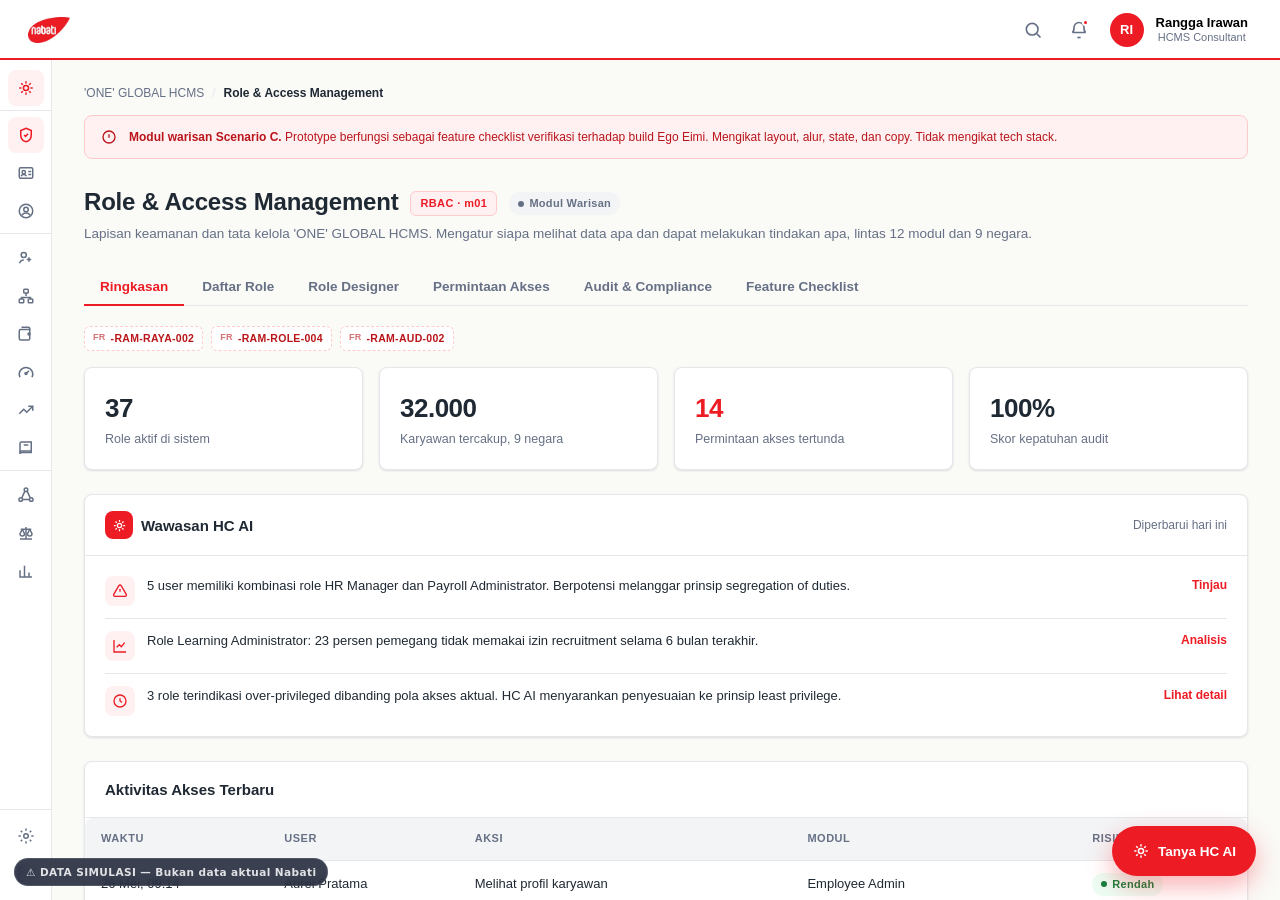
<file: modules/m01-rbac.html>
<!DOCTYPE html>
<html lang="id">
<head>
<meta charset="UTF-8">
<meta name="viewport" content="width=device-width, initial-scale=1">
<title>Role &amp; Access Management  |  'ONE' GLOBAL HCMS</title>
<link rel="stylesheet" href="../assets/css/ds.css">
</head>
<body data-page="m01">

<div class="app-shell">

  <!-- ============ TOPBAR ============ -->
  <header class="topbar">
    <a class="brand" href="../dashboard.html">
      <img src="../assets/img/nabati-logo.png" alt="Nabati">
      <span class="brand-name">'ONE' GLOBAL HCMS
        <small>Nabati HCMS 2.0 Project</small>
      </span>
    </a>
    <div class="topbar-spacer"></div>
    <div class="topbar-actions">
      <button class="icon-btn" aria-label="Cari" onclick="hcToast('Pencarian global tersedia pada build berikutnya.')">
        <svg viewBox="0 0 24 24" fill="none" stroke="currentColor" stroke-width="2" width="20" height="20">
          <circle cx="11" cy="11" r="7"/><path d="M21 21l-4.3-4.3"/></svg>
      </button>
      <button class="icon-btn" aria-label="Notifikasi" onclick="hcToast('Pusat notifikasi tersedia pada build berikutnya.')">
        <span class="dot"></span>
        <svg viewBox="0 0 24 24" fill="none" stroke="currentColor" stroke-width="2" width="20" height="20">
          <path d="M6 9a6 6 0 1 1 12 0c0 5 2 6 2 6H4s2-1 2-6Z"/><path d="M10 21h4"/></svg>
      </button>
      <button class="user-chip">
        <span class="avatar">RI</span>
        <span class="who"><b>Rangga Irawan</b><span>HCMS Consultant</span></span>
      </button>
    </div>
  </header>

  <!-- ============ SIDEBAR ============ -->
  <aside class="sidebar">
    <nav class="nav-scroll">
      <div class="nav-group">
        <a class="nav-item" data-nav="hcai" href="../dashboard.html" data-tooltip="HC AI">
          <svg viewBox="0 0 24 24" fill="none" stroke="currentColor" stroke-width="2"><circle cx="12" cy="12" r="3.4"/><path d="M12 3v3M12 18v3M3 12h3M18 12h3M5.6 5.6l2.1 2.1M16.3 16.3l2.1 2.1M18.4 5.6l-2.1 2.1M7.7 16.3l-2.1 2.1"/></svg>
          <span>HC AI</span>
        </a>
      </div>
      <div class="nav-group">
        <div class="nav-group-label">MODUL INTI</div>
        <a class="nav-item" data-nav="m01" data-module="m01" href="m01-rbac.html" data-tooltip="Role & Access (RBAC)">
          <svg viewBox="0 0 24 24" fill="none" stroke="currentColor" stroke-width="2"><path d="M12 3l7 3v6c0 5-3 8-7 9-4-1-7-4-7-9V6z"/><path d="M9.5 12l1.8 1.8 3.4-3.6"/></svg>
          <span>Role &amp; Access</span><span class="code">RBAC</span>
        </a>
        <a class="nav-item" data-nav="m02" data-module="m02" href="m02-eam.html" data-tooltip="Employee Admin (EAM)">
          <svg viewBox="0 0 24 24" fill="none" stroke="currentColor" stroke-width="2"><rect x="3" y="5" width="18" height="14" rx="2"/><circle cx="9" cy="11" r="2.2"/><path d="M5.5 16.4c.6-1.7 2-2.4 3.5-2.4s2.9.7 3.5 2.4M15 10h4M15 14h4"/></svg>
          <span>Employee Admin</span><span class="code">EAM</span>
        </a>
        <a class="nav-item" data-nav="m03" data-module="m03" href="m03-ess.html" data-tooltip="Self-Service (ESS)">
          <svg viewBox="0 0 24 24" fill="none" stroke="currentColor" stroke-width="2"><circle cx="12" cy="12" r="9"/><circle cx="12" cy="10" r="3"/><path d="M6.5 18c1-2.4 3-3.4 5.5-3.4s4.5 1 5.5 3.4"/></svg>
          <span>Self-Service</span><span class="code">ESS</span>
        </a>
      </div>
      <div class="nav-group">
        <div class="nav-group-label">TALENT &amp; KINERJA</div>
        <a class="nav-item" data-nav="m04" data-module="m04" href="m04-ta.html" data-tooltip="Talent Acquisition (TA)">
          <svg viewBox="0 0 24 24" fill="none" stroke="currentColor" stroke-width="2"><circle cx="9" cy="8" r="3.4"/><path d="M3.5 19c.7-3 3-4.5 5.5-4.5"/><path d="M16 11v6M13 14h6"/></svg>
          <span>Talent Acquisition</span><span class="code">TA</span>
        </a>
        <a class="nav-item" data-nav="m05" data-module="m05" href="m05-org.html" data-tooltip="Organization Design (ORG)">
          <svg viewBox="0 0 24 24" fill="none" stroke="currentColor" stroke-width="2"><rect x="9" y="3" width="6" height="5" rx="1"/><rect x="3" y="16" width="6" height="5" rx="1"/><rect x="15" y="16" width="6" height="5" rx="1"/><path d="M12 8v4M6 16v-2h12v2"/></svg>
          <span>Organization Design</span><span class="code">ORG</span>
        </a>
        <a class="nav-item" data-nav="m06" data-module="m06" href="m06-cnb.html" data-tooltip="Compensation & Benefit (CNB)">
          <svg viewBox="0 0 24 24" fill="none" stroke="currentColor" stroke-width="2"><path d="M3 8a2 2 0 0 1 2-2h12v12a2 2 0 0 1-2 2H5a2 2 0 0 1-2-2z"/><path d="M17 6V5a2 2 0 0 0-2-2H6"/><circle cx="16" cy="12" r="1.4"/></svg>
          <span>Compensation &amp; Benefit</span><span class="code">CNB</span>
        </a>
        <a class="nav-item" data-nav="m07" data-module="m07" href="m07-pms.html" data-tooltip="Performance (PMS)">
          <svg viewBox="0 0 24 24" fill="none" stroke="currentColor" stroke-width="2"><path d="M4 19a9 9 0 1 1 16 0"/><path d="M12 14l4-3.5"/><circle cx="12" cy="14" r="1.4"/></svg>
          <span>Performance</span><span class="code">PMS</span>
        </a>
        <a class="nav-item" data-nav="m08" data-module="m08" href="m08-cm.html" data-tooltip="Career Management (CM)">
          <svg viewBox="0 0 24 24" fill="none" stroke="currentColor" stroke-width="2"><path d="M3 17l6-6 4 4 8-8"/><path d="M15 7h6v6"/></svg>
          <span>Career Management</span><span class="code">CM</span>
        </a>
        <a class="nav-item" data-nav="m09" data-module="m09" href="m09-lms.html" data-tooltip="Learning Management (LMS)">
          <svg viewBox="0 0 24 24" fill="none" stroke="currentColor" stroke-width="2"><path d="M4 6a2 2 0 0 1 2-2h13v14H6a2 2 0 0 0-2 2z"/><path d="M4 18a2 2 0 0 1 2-2h13"/><path d="M9 8h6"/></svg>
          <span>Learning Management</span><span class="code">LMS</span>
        </a>
      </div>
      <div class="nav-group">
        <div class="nav-group-label">ORGANISASI &amp; ANALITIK</div>
        <a class="nav-item" data-nav="m10" data-module="m10" href="m10-od.html" data-tooltip="Org Development (OD)">
          <svg viewBox="0 0 24 24" fill="none" stroke="currentColor" stroke-width="2"><circle cx="12" cy="5" r="2.4"/><circle cx="5" cy="18" r="2.4"/><circle cx="19" cy="18" r="2.4"/><path d="M10.5 6.8 6.4 15.9M13.5 6.8l4.1 9.1M7.4 18h9.2"/></svg>
          <span>Org Development</span><span class="code">OD</span>
        </a>
        <a class="nav-item" data-nav="m11" data-module="m11" href="m11-ir.html" data-tooltip="Industrial Relationship (IR)">
          <svg viewBox="0 0 24 24" fill="none" stroke="currentColor" stroke-width="2"><path d="M12 4v16M4 20h16"/><path d="M7 7 4 13a3 3 0 0 0 6 0L7 7M17 7l-3 6a3 3 0 0 0 6 0l-3-6M5 7h14"/></svg>
          <span>Industrial Relationship</span><span class="code">IR</span>
        </a>
        <a class="nav-item" data-nav="m12" data-module="m12" href="m12-pa.html" data-tooltip="People Analytics (PA)">
          <svg viewBox="0 0 24 24" fill="none" stroke="currentColor" stroke-width="2"><path d="M4 20V11M10 20V5M16 20v-6M20 20H3"/></svg>
          <span>People Analytics</span><span class="code">PA</span>
        </a>
      </div>
    </nav>
    <div class="sidebar-foot">
      <a class="nav-item" href="#" onclick="hcToast('Layar pengaturan tersedia pada build berikutnya.');return false;" data-tooltip="Pengaturan">
        <svg viewBox="0 0 24 24" fill="none" stroke="currentColor" stroke-width="2"><circle cx="12" cy="12" r="3"/><path d="M12 2v3M12 19v3M2 12h3M19 12h3M5 5l2 2M17 17l2 2M19 5l-2 2M7 17l-2 2"/></svg>
        <span>Pengaturan</span>
      </a>
      <a class="nav-item" href="../index.html" data-tooltip="Keluar">
        <svg viewBox="0 0 24 24" fill="none" stroke="currentColor" stroke-width="2"><path d="M16 17l5-5-5-5M21 12H9M9 21H5a2 2 0 0 1-2-2V5a2 2 0 0 1 2-2h4"/></svg>
        <span>Keluar</span>
      </a>
      <p class="t-caption" style="padding:8px 12px 2px">Prototype v5.5  ·  12 modul lengkap</p>
    </div>
  </aside>

  <!-- ============ MAIN ============ -->
  <main class="main">
    <div class="main-inner">

      <div class="breadcrumb">
        <a href="../dashboard.html">'ONE' GLOBAL HCMS</a>
        <span class="sep">/</span>
        <span class="here">Role &amp; Access Management</span>
      </div>

      <div class="proto-banner">
        <svg viewBox="0 0 24 24" fill="none" stroke="currentColor" stroke-width="2"><circle cx="12" cy="12" r="9"/><path d="M12 8v5M12 16h.01"/></svg>
        <span><b>Modul warisan Scenario C.</b> Prototype berfungsi sebagai feature checklist verifikasi terhadap build Ego Eimi. Mengikat layout, alur, state, dan copy. Tidak mengikat tech stack.</span>
      </div>

      <div class="page-header">
        <div class="mod-titlebar">
          <h1 class="t-page">Role &amp; Access Management</h1>
          <span class="mod-code">RBAC  ·  m01</span>
          <span class="badge badge--neutral"><span class="tick"></span>Modul Warisan</span>
        </div>
        <p>Lapisan keamanan dan tata kelola 'ONE' GLOBAL HCMS. Mengatur siapa melihat data apa dan dapat melakukan tindakan apa, lintas 12 modul dan 9 negara.</p>
      </div>

      <div class="tabs">
        <button class="tab is-active" data-tab="ringkasan">Ringkasan</button>
        <button class="tab" data-tab="role">Daftar Role</button>
        <button class="tab" data-tab="designer">Role Designer</button>
        <button class="tab" data-tab="request">Permintaan Akses</button>
        <button class="tab" data-tab="audit">Audit &amp; Compliance</button>
        <button class="tab" data-tab="checklist">Feature Checklist</button>
      </div>

      <!-- ===== TAB 1 : RINGKASAN ===== -->
      <section data-panel="ringkasan">
        <div class="fr-row">
          <span class="fr-chip">-RAM-RAYA-002</span>
          <span class="fr-chip">-RAM-ROLE-004</span>
          <span class="fr-chip">-RAM-AUD-002</span>
        </div>

        <div class="grid grid-4" style="margin-bottom:24px">
          <div class="card stat"><div class="num">37</div><div class="lbl">Role aktif di sistem</div></div>
          <div class="card stat"><div class="num">32.000</div><div class="lbl">Karyawan tercakup, 9 negara</div></div>
          <div class="card stat"><div class="num accent">14</div><div class="lbl">Permintaan akses tertunda</div></div>
          <div class="card stat"><div class="num">100%</div><div class="lbl">Skor kepatuhan audit</div></div>
        </div>

        <div class="card" style="margin-bottom:24px">
          <div class="card-head">
            <div class="flex gap-2" style="align-items:center">
              <span class="avatar" style="width:28px;height:28px;border-radius:8px">
                <svg viewBox="0 0 24 24" fill="none" stroke="#fff" stroke-width="2" width="15" height="15"><circle cx="12" cy="12" r="3.4"/><path d="M12 3v3M12 18v3M3 12h3M18 12h3M5.6 5.6l2.1 2.1M16.3 16.3l2.1 2.1M18.4 5.6l-2.1 2.1M7.7 16.3l-2.1 2.1"/></svg>
              </span>
              <span class="t-section">Wawasan HC AI</span>
            </div>
            <span class="t-caption">Diperbarui hari ini</span>
          </div>
          <div class="card-body" style="padding-top:8px;padding-bottom:8px">
            <div class="insight">
              <span class="ii"><svg viewBox="0 0 24 24" fill="none" stroke="currentColor" stroke-width="2"><path d="M12 9v4M12 17h.01"/><path d="M10.3 3.9 2.6 17a2 2 0 0 0 1.7 3h15.4a2 2 0 0 0 1.7-3L13.7 3.9a2 2 0 0 0-3.4 0Z"/></svg></span>
              <span class="it">5 user memiliki kombinasi role HR Manager dan Payroll Administrator. Berpotensi melanggar prinsip segregation of duties.</span>
              <a href="#" onclick="hcToast('Membuka analisis konflik role.');return false;">Tinjau</a>
            </div>
            <div class="insight">
              <span class="ii"><svg viewBox="0 0 24 24" fill="none" stroke="currentColor" stroke-width="2"><path d="M3 3v18h18"/><path d="M7 14l4-4 3 3 5-6"/></svg></span>
              <span class="it">Role Learning Administrator: 23 persen pemegang tidak memakai izin recruitment selama 6 bulan terakhir.</span>
              <a href="#" onclick="hcToast('Membuka analisis pola penggunaan.');return false;">Analisis</a>
            </div>
            <div class="insight">
              <span class="ii"><svg viewBox="0 0 24 24" fill="none" stroke="currentColor" stroke-width="2"><circle cx="12" cy="12" r="9"/><path d="M12 8v4l3 2"/></svg></span>
              <span class="it">3 role terindikasi over-privileged dibanding pola akses aktual. HC AI menyarankan penyesuaian ke prinsip least privilege.</span>
              <a href="#" onclick="hcToast('Membuka rekomendasi least privilege.');return false;">Lihat detail</a>
            </div>
          </div>
        </div>

        <div class="card">
          <div class="card-head"><span class="t-section">Aktivitas Akses Terbaru</span></div>
          <div class="table-wrap">
            <table class="data">
              <thead><tr><th>Waktu</th><th>User</th><th>Aksi</th><th>Modul</th><th>Risiko</th></tr></thead>
              <tbody>
                <tr><td>26 Mei, 09:14</td><td>Aurel Pratama</td><td>Melihat profil karyawan</td><td>Employee Admin</td><td><span class="badge badge--ok"><span class="tick"></span>Rendah</span></td></tr>
                <tr><td>26 Mei, 08:52</td><td>Kristi Wijaya</td><td>Memberikan role sementara</td><td>RBAC</td><td><span class="badge badge--high"><span class="tick"></span>Sedang</span></td></tr>
                <tr><td>26 Mei, 08:30</td><td>Mike Lee</td><td>Memproses payroll</td><td>Compensation &amp; Benefit</td><td><span class="badge badge--high"><span class="tick"></span>Sedang</span></td></tr>
                <tr><td>25 Mei, 23:41</td><td>John Doe</td><td>Akses massal data gaji</td><td>Compensation &amp; Benefit</td><td><span class="badge badge--critical"><span class="tick"></span>Tinggi</span></td></tr>
                <tr><td>25 Mei, 16:08</td><td>Sarah Chen</td><td>Menyetujui permintaan akses</td><td>RBAC</td><td><span class="badge badge--ok"><span class="tick"></span>Rendah</span></td></tr>
              </tbody>
            </table>
          </div>
        </div>
      </section>

      <!-- ===== TAB 2 : DAFTAR ROLE ===== -->
      <section data-panel="role" style="display:none">
        <div class="fr-row">
          <span class="fr-chip">-RAM-ROLE-001</span>
          <span class="fr-chip">-RAM-ROLE-002</span>
          <span class="fr-chip">-RAM-ROLE-004</span>
        </div>

        <div class="flex-between" style="margin-bottom:16px">
          <div class="flex gap-2" style="flex:1;max-width:540px">
            <div class="input-group" style="flex:1">
              <svg class="ig-icon" viewBox="0 0 24 24" fill="none" stroke="currentColor" stroke-width="2"><circle cx="11" cy="11" r="7"/><path d="M21 21l-4.3-4.3"/></svg>
              <input class="input" type="text" placeholder="Cari role berdasarkan nama atau kategori">
            </div>
            <select class="select" style="width:auto">
              <option>Semua Risiko</option><option>Rendah</option><option>Sedang</option><option>Tinggi</option>
            </select>
          </div>
          <button class="btn btn--primary" onclick="document.querySelector('[data-tab=designer]').click()">
            <svg viewBox="0 0 24 24" fill="none" stroke="currentColor" stroke-width="2.4"><path d="M12 5v14M5 12h14"/></svg>
            Buat Role Baru
          </button>
        </div>

        <div class="card">
          <div class="table-wrap">
            <table class="data">
              <thead><tr><th>Nama Role</th><th>Kategori</th><th>Cakupan Geografis</th><th>User</th><th>Risiko</th><th>Status</th><th></th></tr></thead>
              <tbody>
                <tr><td><b>Employee Standard</b></td><td>Operasional</td><td>Semua negara</td><td>31.184</td><td><span class="badge badge--ok"><span class="tick"></span>Rendah</span></td><td><span class="badge badge--ok">Active</span></td><td><button class="btn btn--ghost btn--sm" onclick="hcToast('Membuka pengelolaan role.')">Kelola</button></td></tr>
                <tr><td><b>Line Manager</b></td><td>Operasional</td><td>Semua negara</td><td>3.420</td><td><span class="badge badge--ok"><span class="tick"></span>Rendah</span></td><td><span class="badge badge--ok">Active</span></td><td><button class="btn btn--ghost btn--sm" onclick="hcToast('Membuka pengelolaan role.')">Kelola</button></td></tr>
                <tr><td><b>HR Manager - Country</b></td><td>HR Administration</td><td>Per negara</td><td>47</td><td><span class="badge badge--high"><span class="tick"></span>Sedang</span></td><td><span class="badge badge--ok">Active</span></td><td><button class="btn btn--ghost btn--sm" onclick="hcToast('Membuka pengelolaan role.')">Kelola</button></td></tr>
                <tr><td><b>Payroll Administrator - Country</b></td><td>Functional</td><td>Per negara</td><td>22</td><td><span class="badge badge--critical"><span class="tick"></span>Tinggi</span></td><td><span class="badge badge--ok">Active</span></td><td><button class="btn btn--ghost btn--sm" onclick="hcToast('Membuka pengelolaan role.')">Kelola</button></td></tr>
                <tr><td><b>Recruiter</b></td><td>Functional</td><td>Regional</td><td>64</td><td><span class="badge badge--high"><span class="tick"></span>Sedang</span></td><td><span class="badge badge--ok">Active</span></td><td><button class="btn btn--ghost btn--sm" onclick="hcToast('Membuka pengelolaan role.')">Kelola</button></td></tr>
                <tr><td><b>Global HR Director</b></td><td>HR Administration</td><td>9 negara</td><td>6</td><td><span class="badge badge--critical"><span class="tick"></span>Tinggi</span></td><td><span class="badge badge--ok">Active</span></td><td><button class="btn btn--ghost btn--sm" onclick="hcToast('Membuka pengelolaan role.')">Kelola</button></td></tr>
                <tr><td><b>IT Security Administrator</b></td><td>System Administration</td><td>Global</td><td>3</td><td><span class="badge badge--critical"><span class="tick"></span>Tinggi</span></td><td><span class="badge badge--ok">Active</span></td><td><button class="btn btn--ghost btn--sm" onclick="hcToast('Membuka pengelolaan role.')">Kelola</button></td></tr>
                <tr><td><b>Compliance Officer</b></td><td>System Administration</td><td>Global</td><td>9</td><td><span class="badge badge--high"><span class="tick"></span>Sedang</span></td><td><span class="badge badge--neutral">Draft</span></td><td><button class="btn btn--ghost btn--sm" onclick="hcToast('Membuka pengelolaan role.')">Kelola</button></td></tr>
              </tbody>
            </table>
          </div>
        </div>
        <p class="t-caption mt-4">Menampilkan 8 dari 37 role. Sumber jumlah: data prototype, akan diganti data RBAC matrix sebenarnya saat verifikasi.</p>
      </section>

      <!-- ===== TAB 3 : ROLE DESIGNER ===== -->
      <section data-panel="designer" style="display:none">
        <div class="fr-row">
          <span class="fr-chip">-RAM-ADMIN-001</span>
          <span class="fr-chip">-RAM-ROLE-001</span>
          <span class="fr-chip">-RAM-ROLE-003</span>
          <span class="fr-chip">-RAM-PERM-001</span>
        </div>

        <div class="card">
          <div class="card-head">
            <div style="flex:1;max-width:420px">
              <input class="input" type="text" value="HR Manager - Southeast Asia" placeholder="Nama role">
            </div>
            <span class="badge badge--high"><span class="tick"></span>Estimasi Risiko: Sedang</span>
          </div>

          <div class="designer">
            <!-- panel 1 : modul & izin -->
            <div>
              <h5>Modul &amp; Izin</h5>
              <div class="perm-row">
                <span class="pm"><svg viewBox="0 0 24 24" fill="none" stroke="currentColor" stroke-width="2"><rect x="3" y="5" width="18" height="14" rx="2"/><circle cx="9" cy="11" r="2"/></svg>Employee Admin</span>
                <div class="seg"><button>None</button><button class="on">Read</button><button>Write</button><button>Full</button></div>
              </div>
              <div class="perm-row">
                <span class="pm"><svg viewBox="0 0 24 24" fill="none" stroke="currentColor" stroke-width="2"><circle cx="9" cy="8" r="3"/><path d="M16 11v6M13 14h6"/></svg>Talent Acquisition</span>
                <div class="seg"><button>None</button><button>Read</button><button class="on">Write</button><button>Full</button></div>
              </div>
              <div class="perm-row">
                <span class="pm"><svg viewBox="0 0 24 24" fill="none" stroke="currentColor" stroke-width="2"><path d="M4 19a9 9 0 1 1 16 0"/><path d="M12 14l4-3.5"/></svg>Performance</span>
                <div class="seg"><button>None</button><button>Read</button><button class="on">Write</button><button>Full</button></div>
              </div>
              <div class="perm-row">
                <span class="pm"><svg viewBox="0 0 24 24" fill="none" stroke="currentColor" stroke-width="2"><path d="M3 8a2 2 0 0 1 2-2h12v12a2 2 0 0 1-2 2H5a2 2 0 0 1-2-2z"/></svg>Compensation &amp; Benefit</span>
                <div class="seg"><button class="on">None</button><button>Read</button><button>Write</button><button>Full</button></div>
              </div>
              <div class="perm-row">
                <span class="pm"><svg viewBox="0 0 24 24" fill="none" stroke="currentColor" stroke-width="2"><path d="M4 6a2 2 0 0 1 2-2h13v14H6a2 2 0 0 0-2 2z"/></svg>Learning Management</span>
                <div class="seg"><button>None</button><button class="on">Read</button><button>Write</button><button>Full</button></div>
              </div>
              <div class="perm-row">
                <span class="pm"><svg viewBox="0 0 24 24" fill="none" stroke="currentColor" stroke-width="2"><path d="M4 20V11M10 20V5M16 20v-6M20 20H3"/></svg>People Analytics</span>
                <div class="seg"><button class="on">None</button><button>Read</button><button>Write</button><button>Full</button></div>
              </div>
            </div>

            <!-- panel 2 : pratinjau -->
            <div>
              <h5>Pratinjau Role</h5>
              <div class="preview-line yes"><svg viewBox="0 0 24 24" fill="none" stroke="currentColor" stroke-width="2.6"><path d="M20 6 9 17l-5-5"/></svg><span>Melihat data karyawan di lingkup yang ditentukan</span></div>
              <div class="preview-line yes"><svg viewBox="0 0 24 24" fill="none" stroke="currentColor" stroke-width="2.6"><path d="M20 6 9 17l-5-5"/></svg><span>Membuat requisition dan menyaring kandidat di Talent Acquisition</span></div>
              <div class="preview-line yes"><svg viewBox="0 0 24 24" fill="none" stroke="currentColor" stroke-width="2.6"><path d="M20 6 9 17l-5-5"/></svg><span>Melihat dan melaksanakan review kinerja</span></div>
              <div class="preview-line no"><svg viewBox="0 0 24 24" fill="none" stroke="currentColor" stroke-width="2.6"><path d="M18 6 6 18M6 6l12 12"/></svg><span>Tidak dapat mengakses data payroll dan gaji</span></div>
              <div class="preview-line no"><svg viewBox="0 0 24 24" fill="none" stroke="currentColor" stroke-width="2.6"><path d="M18 6 6 18M6 6l12 12"/></svg><span>Tidak dapat membuat penawaran kerja (offer)</span></div>
              <div class="divider"></div>
              <p class="t-caption">HC AI menilai konfigurasi ini memenuhi prinsip least privilege. Tidak ditemukan konflik segregation of duties.</p>
            </div>

            <!-- panel 3 : cakupan data -->
            <div>
              <h5>Cakupan Data</h5>
              <p class="t-caption" style="margin-bottom:8px">Negara</p>
              <div class="scope-chips" style="margin-bottom:16px">
                <label class="check"><input type="checkbox" checked><span>Indonesia</span></label>
                <label class="check"><input type="checkbox" checked><span>Malaysia</span></label>
                <label class="check"><input type="checkbox" checked><span>Vietnam</span></label>
                <label class="check"><input type="checkbox" checked><span>Filipina</span></label>
                <label class="check"><input type="checkbox" checked><span>Thailand</span></label>
                <label class="check"><input type="checkbox"><span>China</span></label>
                <label class="check"><input type="checkbox"><span>India</span></label>
                <label class="check"><input type="checkbox"><span>Kamboja</span></label>
                <label class="check"><input type="checkbox"><span>Myanmar</span></label>
              </div>
              <div class="field">
                <label>Lingkup Organisasi</label>
                <select class="select">
                  <option>Direct reports + 2 level ke bawah</option>
                  <option>Direct reports saja</option>
                  <option>Seluruh departemen</option>
                  <option>Seluruh legal entity</option>
                  <option>Global, semua entity</option>
                </select>
              </div>
              <p class="t-caption" style="margin-bottom:8px">Kelompok Karyawan</p>
              <div class="scope-chips">
                <label class="check"><input type="checkbox" checked><span>Karyawan tetap</span></label>
                <label class="check"><input type="checkbox"><span>Kontrak</span></label>
                <label class="check"><input type="checkbox"><span>Magang</span></label>
              </div>
            </div>
          </div>

          <div class="modal-foot foot-fab-safe" style="background:var(--nabati-warm-white)">
            <button class="btn btn--secondary" onclick="hcToast('Menjalankan simulasi role. Pratinjau interaktif tersedia pada build berikutnya.')">Simulasikan Role</button>
            <button class="btn btn--primary" onclick="hcToast('Role disimpan sebagai draft.')">Simpan Role</button>
          </div>
        </div>
      </section>

      <!-- ===== TAB 4 : PERMINTAAN AKSES ===== -->
      <section data-panel="request" style="display:none">
        <div class="fr-row">
          <span class="fr-chip">-RAM-REQ-001</span>
          <span class="fr-chip">-RAM-REQ-002</span>
          <span class="fr-chip">-RAM-REQ-003</span>
        </div>

        <div class="card" style="margin-bottom:24px">
          <div class="card-head">
            <span class="t-section">Permintaan AR-2026-0142</span>
            <span class="badge badge--critical"><span class="tick"></span>Risiko Tinggi</span>
          </div>
          <div class="card-body">
            <div class="grid grid-2" style="margin-bottom:20px">
              <div><p class="t-caption">Pemohon</p><b>John Wong  ·  Payroll Specialist, Malaysia</b></div>
              <div><p class="t-caption">Role diminta</p><b>Payroll Administrator - Malaysia (sementara)</b></div>
            </div>
            <p class="t-caption">Justifikasi bisnis</p>
            <p style="font-size:13px;margin-bottom:20px">Pemegang role utama sedang cuti sakit. Akses pemrosesan dibutuhkan untuk menutup siklus payroll Malaysia sebelum tenggat. Approver cadangan ditetapkan untuk menjaga segregation of duties.</p>
            <p class="t-caption" style="margin-bottom:10px">Alur persetujuan</p>
            <div class="stepper">
              <div class="step done"><span class="dot"><svg viewBox="0 0 24 24" fill="none" stroke="currentColor" stroke-width="3" width="12" height="12"><path d="M20 6 9 17l-5-5"/></svg></span><span class="lbl"><b>Manager</b><span>Disetujui</span></span></div>
              <div class="step-line done"></div>
              <div class="step current"><span class="dot">2</span><span class="lbl"><b>HR Director</b><span>Menunggu</span></span></div>
              <div class="step-line"></div>
              <div class="step todo"><span class="dot">3</span><span class="lbl"><b>IT Security</b><span>Antre</span></span></div>
              <div class="step-line"></div>
              <div class="step todo"><span class="dot">4</span><span class="lbl"><b>Compliance</b><span>Antre</span></span></div>
            </div>
          </div>
          <div class="modal-foot foot-fab-safe">
            <button class="btn btn--danger" onclick="hcToast('Permintaan ditolak. Alasan diminta.')">Tolak</button>
            <button class="btn btn--primary" onclick="hcToast('Permintaan disetujui pada tahap HR Director.')">Setujui</button>
          </div>
        </div>

        <div class="card">
          <div class="card-head">
            <span class="t-section">Antrean Permintaan Lain</span>
            <button class="btn btn--secondary btn--sm" onclick="hcToast('Membuka formulir permintaan akses.')">Buat Permintaan</button>
          </div>
          <div class="table-wrap">
            <table class="data">
              <thead><tr><th>ID</th><th>Pemohon</th><th>Role Diminta</th><th>Risiko</th><th>Status</th></tr></thead>
              <tbody>
                <tr><td>AR-2026-0141</td><td>Maria Santos</td><td>Recruiter - APAC</td><td><span class="badge badge--high"><span class="tick"></span>Sedang</span></td><td><span class="badge badge--neutral">Menunggu HR Admin</span></td></tr>
                <tr><td>AR-2026-0140</td><td>Budi Hartono</td><td>Learning Administrator</td><td><span class="badge badge--ok"><span class="tick"></span>Rendah</span></td><td><span class="badge badge--ok">Disetujui</span></td></tr>
                <tr><td>AR-2026-0139</td><td>Lisa Tan</td><td>People Analytics Viewer</td><td><span class="badge badge--ok"><span class="tick"></span>Rendah</span></td><td><span class="badge badge--neutral">Menunggu Manager</span></td></tr>
                <tr><td>AR-2026-0138</td><td>Andre Kurnia</td><td>HR Manager - Indonesia</td><td><span class="badge badge--high"><span class="tick"></span>Sedang</span></td><td><span class="badge badge--critical">Ditolak</span></td></tr>
              </tbody>
            </table>
          </div>
        </div>
      </section>

      <!-- ===== TAB 5 : AUDIT & COMPLIANCE ===== -->
      <section data-panel="audit" style="display:none">
        <div class="fr-row">
          <span class="fr-chip">-RAM-AUD-001</span>
          <span class="fr-chip">-RAM-AUD-002</span>
          <span class="fr-chip">-RAM-AUD-003</span>
          <span class="fr-chip">-RAM-AUD-004</span>
        </div>

        <div class="grid" style="gap:12px;margin-bottom:24px">
          <div class="alert-card crit">
            <span class="ai"><svg viewBox="0 0 24 24" fill="none" stroke="currentColor" stroke-width="2"><path d="M12 9v4M12 17h.01"/><path d="M10.3 3.9 2.6 17a2 2 0 0 0 1.7 3h15.4a2 2 0 0 0 1.7-3L13.7 3.9a2 2 0 0 0-3.4 0Z"/></svg></span>
            <div class="at">
              <b>Kritis  ·  Akses massal data gaji di luar jam kerja</b>
              <p>John Doe (IT Administrator) mengakses data gaji 50 karyawan pada 25 Mei pukul 23.41 dari IP non-kantor. Skor risiko 95 dari 100. HC AI telah memberi tahu tim IT Security dan CPO.</p>
            </div>
          </div>
          <div class="alert-card warn">
            <span class="ai"><svg viewBox="0 0 24 24" fill="none" stroke="currentColor" stroke-width="2"><path d="M12 9v4M12 17h.01"/><path d="M10.3 3.9 2.6 17a2 2 0 0 0 1.7 3h15.4a2 2 0 0 0 1.7-3L13.7 3.9a2 2 0 0 0-3.4 0Z"/></svg></span>
            <div class="at">
              <b>Perhatian  ·  Role berisiko tinggi diberikan</b>
              <p>Role Global HR Director diberikan ke user baru tanpa review IT Security tercatat. Disarankan recertification dalam 7 hari.</p>
            </div>
          </div>
        </div>

        <div class="card" style="margin-bottom:24px">
          <div class="card-head"><span class="t-section">Log Audit</span><span class="t-caption">Retensi 7 tahun  ·  immutable</span></div>
          <div class="table-wrap">
            <table class="data">
              <thead><tr><th>Waktu</th><th>User</th><th>Aksi</th><th>Objek</th><th>IP</th><th>Risiko</th></tr></thead>
              <tbody>
                <tr><td>25 Mei, 23:41</td><td>John Doe</td><td>Akses data gaji (massal)</td><td>50 record karyawan</td><td>Non-kantor</td><td><span class="badge badge--critical"><span class="tick"></span>Tinggi</span></td></tr>
                <tr><td>25 Mei, 16:08</td><td>Sarah Chen</td><td>Setujui permintaan akses</td><td>AR-2026-0140</td><td>Kantor MY</td><td><span class="badge badge--ok"><span class="tick"></span>Rendah</span></td></tr>
                <tr><td>25 Mei, 11:22</td><td>Kristi Wijaya</td><td>Ubah izin role</td><td>HR Manager - Indonesia</td><td>Kantor ID</td><td><span class="badge badge--high"><span class="tick"></span>Sedang</span></td></tr>
                <tr><td>24 Mei, 03:45</td><td>Lisa Tan</td><td>Lihat record karyawan</td><td>Karyawan ID 12345</td><td>Non-kantor</td><td><span class="badge badge--high"><span class="tick"></span>Sedang</span></td></tr>
              </tbody>
            </table>
          </div>
        </div>

        <p class="t-label" style="margin-bottom:12px">Laporan Kepatuhan</p>
        <div class="grid grid-4">
          <div class="card comp-card" onclick="hcToast('Membuat laporan GDPR Article 30.')">
            <div class="ci"><svg viewBox="0 0 24 24" fill="none" stroke="currentColor" stroke-width="2"><path d="M12 3l7 3v6c0 5-3 8-7 9-4-1-7-4-7-9V6z"/></svg></div>
            <b>GDPR</b><span>Record of Processing Activities</span>
          </div>
          <div class="card comp-card" onclick="hcToast('Membuat laporan SOX.')">
            <div class="ci"><svg viewBox="0 0 24 24" fill="none" stroke="currentColor" stroke-width="2"><path d="M9 11l3 3 8-8"/><path d="M21 12a9 9 0 1 1-6.2-8.5"/></svg></div>
            <b>SOX</b><span>Segregation of duties</span>
          </div>
          <div class="card comp-card" onclick="hcToast('Membuat laporan ISO 27001.')">
            <div class="ci"><svg viewBox="0 0 24 24" fill="none" stroke="currentColor" stroke-width="2"><rect x="4" y="10" width="16" height="11" rx="2"/><path d="M8 10V7a4 4 0 0 1 8 0v3"/></svg></div>
            <b>ISO 27001</b><span>Access control evidence</span>
          </div>
          <div class="card comp-card" onclick="hcToast('Membuat laporan kepatuhan privasi lokal.')">
            <div class="ci"><svg viewBox="0 0 24 24" fill="none" stroke="currentColor" stroke-width="2"><circle cx="12" cy="12" r="9"/><path d="M3 12h18M12 3a14 14 0 0 1 0 18M12 3a14 14 0 0 0 0 18"/></svg></div>
            <b>UU PDP &amp; Privasi Lokal</b><span>9 negara operasi</span>
          </div>
        </div>
      </section>

      <!-- ===== TAB 6 : FEATURE CHECKLIST ===== -->
      <section data-panel="checklist" style="display:none">
        <div class="card card-soft" style="margin-bottom:20px">
          <div class="card-body">
            <b style="font-size:14px">Verifikasi modul warisan Scenario C</b>
            <p style="font-size:13px;color:var(--nabati-text-secondary);margin-top:6px">
              RBAC termasuk modul yang sudah pernah dibangun Ego Eimi. Checklist ini memetakan seluruh fitur wajib menurut PRD Role-Based Access Management v1.5, agar tidak ada yang terlewat dari build warisan. Status diisi bersama vendor saat walkthrough verifikasi.
            </p>
            <div class="flex gap-3" style="margin-top:14px;flex-wrap:wrap">
              <span class="flex gap-2" style="align-items:center"><span class="check-mark done"><svg viewBox="0 0 24 24" fill="none" stroke="currentColor" stroke-width="3"><path d="M20 6 9 17l-5-5"/></svg></span><span class="t-caption">Terverifikasi ada</span></span>
              <span class="flex gap-2" style="align-items:center"><span class="check-mark confirm"><svg viewBox="0 0 24 24" fill="none" stroke="currentColor" stroke-width="3"><path d="M12 8v5M12 16h.01"/></svg></span><span class="t-caption">Perlu konfirmasi vendor</span></span>
              <span class="flex gap-2" style="align-items:center"><span class="check-mark miss"><svg viewBox="0 0 24 24" fill="none" stroke="currentColor" stroke-width="3"><path d="M18 6 6 18M6 6l12 12"/></svg></span><span class="t-caption">Belum terkonfirmasi</span></span>
            </div>
          </div>
        </div>

        <div class="grid grid-2" style="align-items:start">

          <div class="card">
            <div class="card-head"><span class="t-section">Manajemen Akses Cerdas HC AI</span><span class="fr-chip">-RAM-RAYA</span></div>
            <div class="card-body checklist">
              <div class="check-row"><span class="check-mark done"><svg viewBox="0 0 24 24" fill="none" stroke="currentColor" stroke-width="3"><path d="M20 6 9 17l-5-5"/></svg></span><div class="ctext"><b>Konfigurasi role berbasis percakapan</b><p>FR-RAM-RAYA-001</p></div></div>
              <div class="check-row"><span class="check-mark confirm"><svg viewBox="0 0 24 24" fill="none" stroke="currentColor" stroke-width="3"><path d="M12 8v5M12 16h.01"/></svg></span><div class="ctext"><b>Rekomendasi izin cerdas dan smart onboarding</b><p>FR-RAM-RAYA-002</p></div></div>
              <div class="check-row"><span class="check-mark done"><svg viewBox="0 0 24 24" fill="none" stroke="currentColor" stroke-width="3"><path d="M20 6 9 17l-5-5"/></svg></span><div class="ctext"><b>Query akses instan dan troubleshooting</b><p>FR-RAM-RAYA-003</p></div></div>
              <div class="check-row"><span class="check-mark confirm"><svg viewBox="0 0 24 24" fill="none" stroke="currentColor" stroke-width="3"><path d="M12 8v5M12 16h.01"/></svg></span><div class="ctext"><b>Bantuan audit dan compliance percakapan</b><p>FR-RAM-RAYA-004</p></div></div>
              <div class="check-row"><span class="check-mark miss"><svg viewBox="0 0 24 24" fill="none" stroke="currentColor" stroke-width="3"><path d="M18 6 6 18M6 6l12 12"/></svg></span><div class="ctext"><b>Manajemen akses darurat</b><p>FR-RAM-RAYA-005</p></div></div>
            </div>
          </div>

          <div class="card">
            <div class="card-head"><span class="t-section">Manajemen Role</span><span class="fr-chip">-RAM-ROLE</span></div>
            <div class="card-body checklist">
              <div class="check-row"><span class="check-mark done"><svg viewBox="0 0 24 24" fill="none" stroke="currentColor" stroke-width="3"><path d="M20 6 9 17l-5-5"/></svg></span><div class="ctext"><b>Definisi dan hirarki role</b><p>FR-RAM-ROLE-001</p></div></div>
              <div class="check-row"><span class="check-mark confirm"><svg viewBox="0 0 24 24" fill="none" stroke="currentColor" stroke-width="3"><path d="M12 8v5M12 16h.01"/></svg></span><div class="ctext"><b>Penugasan role: individual, bulk, dinamis</b><p>FR-RAM-ROLE-002</p></div></div>
              <div class="check-row"><span class="check-mark confirm"><svg viewBox="0 0 24 24" fill="none" stroke="currentColor" stroke-width="3"><path d="M12 8v5M12 16h.01"/></svg></span><div class="ctext"><b>Simulasi dan pengujian role</b><p>FR-RAM-ROLE-003</p></div></div>
              <div class="check-row"><span class="check-mark done"><svg viewBox="0 0 24 24" fill="none" stroke="currentColor" stroke-width="3"><path d="M20 6 9 17l-5-5"/></svg></span><div class="ctext"><b>Siklus hidup role: Draft, Active, Deprecated, Archived</b><p>FR-RAM-ROLE-004</p></div></div>
            </div>
          </div>

          <div class="card">
            <div class="card-head"><span class="t-section">Manajemen Izin</span><span class="fr-chip">-RAM-PERM</span></div>
            <div class="card-body checklist">
              <div class="check-row"><span class="check-mark done"><svg viewBox="0 0 24 24" fill="none" stroke="currentColor" stroke-width="3"><path d="M20 6 9 17l-5-5"/></svg></span><div class="ctext"><b>Kerangka izin granular: Modul, Fitur, Field, Aksi</b><p>FR-RAM-PERM-001</p></div></div>
              <div class="check-row"><span class="check-mark confirm"><svg viewBox="0 0 24 24" fill="none" stroke="currentColor" stroke-width="3"><path d="M12 8v5M12 16h.01"/></svg></span><div class="ctext"><b>Kontrol akses data: hirarki, geografis, kelompok</b><p>FR-RAM-PERM-002</p></div></div>
              <div class="check-row"><span class="check-mark miss"><svg viewBox="0 0 24 24" fill="none" stroke="currentColor" stroke-width="3"><path d="M18 6 6 18M6 6l12 12"/></svg></span><div class="ctext"><b>Proteksi data sensitif: masking PII, enkripsi field</b><p>FR-RAM-PERM-003</p></div></div>
              <div class="check-row"><span class="check-mark confirm"><svg viewBox="0 0 24 24" fill="none" stroke="currentColor" stroke-width="3"><path d="M12 8v5M12 16h.01"/></svg></span><div class="ctext"><b>Delegasi dan proxy access</b><p>FR-RAM-PERM-004</p></div></div>
            </div>
          </div>

          <div class="card">
            <div class="card-head"><span class="t-section">Manajemen Permintaan Akses</span><span class="fr-chip">-RAM-REQ</span></div>
            <div class="card-body checklist">
              <div class="check-row"><span class="check-mark done"><svg viewBox="0 0 24 24" fill="none" stroke="currentColor" stroke-width="3"><path d="M20 6 9 17l-5-5"/></svg></span><div class="ctext"><b>Permintaan akses self-service</b><p>FR-RAM-REQ-001</p></div></div>
              <div class="check-row"><span class="check-mark done"><svg viewBox="0 0 24 24" fill="none" stroke="currentColor" stroke-width="3"><path d="M20 6 9 17l-5-5"/></svg></span><div class="ctext"><b>Workflow approval berjenjang sesuai risiko</b><p>FR-RAM-REQ-002</p></div></div>
              <div class="check-row"><span class="check-mark confirm"><svg viewBox="0 0 24 24" fill="none" stroke="currentColor" stroke-width="3"><path d="M12 8v5M12 16h.01"/></svg></span><div class="ctext"><b>Pelacakan status permintaan</b><p>FR-RAM-REQ-003</p></div></div>
              <div class="check-row"><span class="check-mark miss"><svg viewBox="0 0 24 24" fill="none" stroke="currentColor" stroke-width="3"><path d="M18 6 6 18M6 6l12 12"/></svg></span><div class="ctext"><b>Recertification akses berkala</b><p>FR-RAM-REQ-004</p></div></div>
            </div>
          </div>

          <div class="card">
            <div class="card-head"><span class="t-section">Audit &amp; Compliance</span><span class="fr-chip">-RAM-AUD</span></div>
            <div class="card-body checklist">
              <div class="check-row"><span class="check-mark done"><svg viewBox="0 0 24 24" fill="none" stroke="currentColor" stroke-width="3"><path d="M20 6 9 17l-5-5"/></svg></span><div class="ctext"><b>Audit logging menyeluruh, retensi 7 tahun, immutable</b><p>FR-RAM-AUD-001</p></div></div>
              <div class="check-row"><span class="check-mark confirm"><svg viewBox="0 0 24 24" fill="none" stroke="currentColor" stroke-width="3"><path d="M12 8v5M12 16h.01"/></svg></span><div class="ctext"><b>Monitoring real-time dan deteksi anomali</b><p>FR-RAM-AUD-002</p></div></div>
              <div class="check-row"><span class="check-mark confirm"><svg viewBox="0 0 24 24" fill="none" stroke="currentColor" stroke-width="3"><path d="M12 8v5M12 16h.01"/></svg></span><div class="ctext"><b>Pelaporan compliance: GDPR, SOX, ISO 27001, UU lokal</b><p>FR-RAM-AUD-003</p></div></div>
              <div class="check-row"><span class="check-mark miss"><svg viewBox="0 0 24 24" fill="none" stroke="currentColor" stroke-width="3"><path d="M18 6 6 18M6 6l12 12"/></svg></span><div class="ctext"><b>Forensik dan investigasi akses</b><p>FR-RAM-AUD-004</p></div></div>
            </div>
          </div>

          <div class="card">
            <div class="card-head"><span class="t-section">Integrasi &amp; Administrasi</span><span class="fr-chip">-RAM-INT</span></div>
            <div class="card-body checklist">
              <div class="check-row"><span class="check-mark confirm"><svg viewBox="0 0 24 24" fill="none" stroke="currentColor" stroke-width="3"><path d="M12 8v5M12 16h.01"/></svg></span><div class="ctext"><b>Integrasi SSO dan MFA</b><p>FR-RAM-INT-001</p></div></div>
              <div class="check-row"><span class="check-mark miss"><svg viewBox="0 0 24 24" fill="none" stroke="currentColor" stroke-width="3"><path d="M18 6 6 18M6 6l12 12"/></svg></span><div class="ctext"><b>Integrasi SIEM dan IGA</b><p>FR-RAM-INT-002, INT-003</p></div></div>
              <div class="check-row"><span class="check-mark done"><svg viewBox="0 0 24 24" fill="none" stroke="currentColor" stroke-width="3"><path d="M20 6 9 17l-5-5"/></svg></span><div class="ctext"><b>Integrasi modul HR dan sinkronisasi data karyawan</b><p>FR-RAM-INT-004</p></div></div>
              <div class="check-row"><span class="check-mark confirm"><svg viewBox="0 0 24 24" fill="none" stroke="currentColor" stroke-width="3"><path d="M12 8v5M12 16h.01"/></svg></span><div class="ctext"><b>Visual Role Designer no-code</b><p>FR-RAM-ADMIN-001</p></div></div>
              <div class="check-row"><span class="check-mark confirm"><svg viewBox="0 0 24 24" fill="none" stroke="currentColor" stroke-width="3"><path d="M12 8v5M12 16h.01"/></svg></span><div class="ctext"><b>Perbandingan dan analisis role</b><p>FR-RAM-ADMIN-002</p></div></div>
            </div>
          </div>

        </div>
      </section>

      <!-- module cover annotation -->
      <div class="mod-cover">
        <b>m01 Role &amp; Access Management</b>  ·  Prototype v5.5  ·  26 Mei 2026  ·  Fidelity: High  ·  Modul warisan Scenario C<br>
        Prototype mengikat layout, alur navigasi, state, dan copy. Tidak mengikat tech stack, struktur database, maupun arsitektur backend vendor.<br>
        Acuan: PRD Role-Based Access Management v1.5. Penyebutan agen Raya dan nama ONE HRMS pada PRD telah diharmonkan ke HC AI dan 'ONE' GLOBAL HCMS. Cakupan negara mengikuti 9 negara baku.
      </div>

    </div>
  </main>

</div>

<!-- ============ HC AI FLOATING LAUNCHER ============ -->
<button class="hcai-fab" id="hcaiFab">
  <svg viewBox="0 0 24 24" fill="none" stroke="currentColor" stroke-width="2"><circle cx="12" cy="12" r="3.4"/><path d="M12 3v3M12 18v3M3 12h3M18 12h3M5.6 5.6l2.1 2.1M16.3 16.3l2.1 2.1M18.4 5.6l-2.1 2.1M7.7 16.3l-2.1 2.1"/></svg>
  Tanya HC AI
</button>

<div class="hcai-panel" id="hcaiPanel">
  <div class="hcai-panel-head">
    <span class="mk"><svg viewBox="0 0 24 24" fill="none" stroke="#fff" stroke-width="2"><circle cx="12" cy="12" r="3.4"/><path d="M12 3v3M12 18v3M3 12h3M18 12h3M5.6 5.6l2.1 2.1M16.3 16.3l2.1 2.1M18.4 5.6l-2.1 2.1M7.7 16.3l-2.1 2.1"/></svg></span>
    <div style="flex:1"><b>HC AI</b><span>Modul Role &amp; Access Management</span></div>
    <button class="icon-btn" id="hcaiPanelClose" aria-label="Tutup">
      <svg viewBox="0 0 24 24" fill="none" stroke="currentColor" stroke-width="2" width="18" height="18"><path d="M18 6 6 18M6 6l12 12"/></svg>
    </button>
  </div>
  <div class="messages" id="hcai-messages">
    <div class="date-label" id="hcai-date-lbl"></div>
    <div class="msg-row" id="hcai-welcome-msg">
      <div class="msg-avatar ai-av">
        <svg viewBox="0 0 24 24" fill="none" stroke="white" stroke-width="2.2" stroke-linecap="round" stroke-linejoin="round" style="width:15px;height:15px">
          <circle cx="12" cy="12" r="9"/><path d="M9 9h.01M15 9h.01"/><path d="M9 13c.5 1 1.5 2 3 2s2.5-1 3-2"/>
        </svg>
      </div>
      <div class="msg-content">
        <div class="msg-bubble ai">
          Selamat datang, <b>Rangga</b>! Saya HC AI. Saya bisa bantu seputar cuti, absensi, slip gaji, kebijakan, dan informasi HR lainnya.
        </div>
        <div class="btn-grid">
          <button class="chat-btn" onclick="handleMenu('shift')"><span class="btn-icon">🗓️</span> Jadwal &amp; Shift</button>
          <button class="chat-btn" onclick="handleMenu('leave')"><span class="btn-icon">🏖️</span> Cuti &amp; Izin</button>
          <button class="chat-btn" onclick="handleMenu('payslip')"><span class="btn-icon">💰</span> Slip Gaji</button>
          <button class="chat-btn" onclick="handleMenu('bpjs')"><span class="btn-icon">🏥</span> BPJS &amp; Benefits</button>
          <button class="chat-btn" onclick="handleMenu('policy')"><span class="btn-icon">📋</span> Kebijakan &amp; FAQ</button>
          <button class="chat-btn" onclick="handleMenu('emergency')"><span class="btn-icon">🚨</span> Bantuan Darurat</button>
        </div>
        <div class="msg-time" id="hcai-welcome-time"></div>
      </div>
    </div>
  </div>
  <div class="input-area">
    <div class="input-wrap">
      <input type="text" id="hcai-input" placeholder="Ketik pertanyaan atau pilih menu..." onkeydown="handleHcAiInput(event)">
      <div class="input-actions">
        <button class="send-btn" onclick="sendHcAiText()" title="Kirim">
          <svg viewBox="0 0 24 24" fill="none" stroke="white" stroke-width="2.5" stroke-linecap="round" stroke-linejoin="round" style="width:14px;height:14px">
            <line x1="22" y1="2" x2="11" y2="13"/><polygon points="22 2 15 22 11 13 2 9 22 2"/>
          </svg>
        </button>
      </div>
    </div>
  </div>

</div>

<script src="../assets/js/core.js"></script>

<style id="wm-style">
.sim-watermark {
  position: fixed; bottom: 14px; left: 14px; z-index: 9999;
  background: rgba(15,23,42,.82); color: rgba(255,255,255,.85);
  font-size: 10.5px; font-weight: 600; letter-spacing: .04em;
  padding: 5px 11px; border-radius: 999px;
  pointer-events: none; user-select: none;
  backdrop-filter: blur(6px);
  border: 1px solid rgba(255,255,255,.12);
  font-family: system-ui, sans-serif;
}
</style>
<div class="sim-watermark">⚠ DATA SIMULASI — Bukan data aktual Nabati</div>

</body>
</html>
</file>
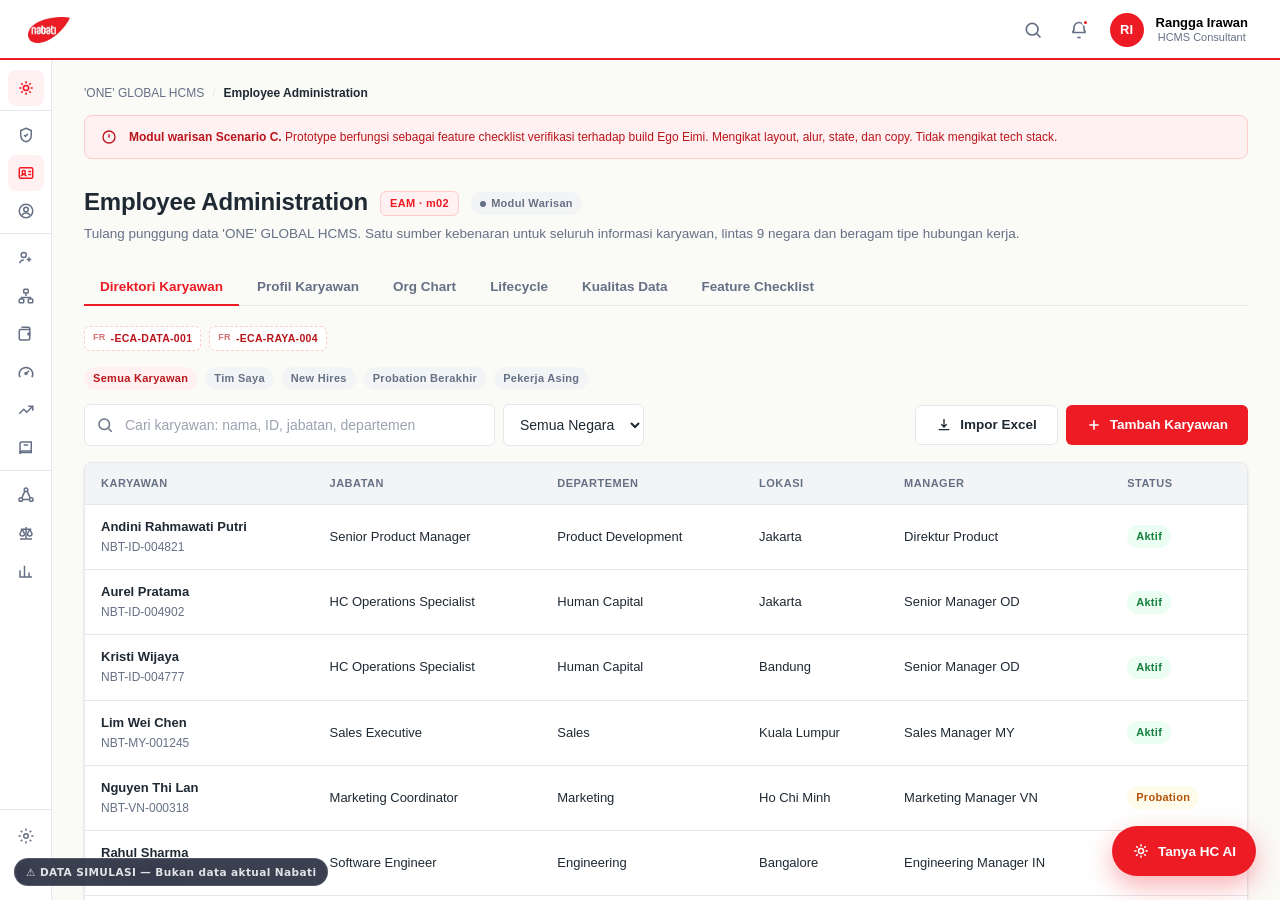
<file: modules/m02-eam.html>
<!DOCTYPE html>
<html lang="id">
<head>
<meta charset="UTF-8">
<meta name="viewport" content="width=device-width, initial-scale=1">
<title>Employee Administration  |  'ONE' GLOBAL HCMS</title>
<link rel="stylesheet" href="../assets/css/ds.css">
</head>
<body data-page="m02">

<div class="app-shell">

  <!-- ============ TOPBAR ============ -->
  <header class="topbar">
    <a class="brand" href="../dashboard.html">
      <img src="../assets/img/nabati-logo.png" alt="Nabati">
      <span class="brand-name">'ONE' GLOBAL HCMS<small>Nabati HCMS 2.0 Project</small></span>
    </a>
    <div class="topbar-spacer"></div>
    <div class="topbar-actions">
      <button class="icon-btn" aria-label="Cari" onclick="hcToast('Pencarian global tersedia pada build berikutnya.')">
        <svg viewBox="0 0 24 24" fill="none" stroke="currentColor" stroke-width="2" width="20" height="20"><circle cx="11" cy="11" r="7"/><path d="M21 21l-4.3-4.3"/></svg>
      </button>
      <button class="icon-btn" aria-label="Notifikasi" onclick="hcToast('Pusat notifikasi tersedia pada build berikutnya.')">
        <span class="dot"></span>
        <svg viewBox="0 0 24 24" fill="none" stroke="currentColor" stroke-width="2" width="20" height="20"><path d="M6 9a6 6 0 1 1 12 0c0 5 2 6 2 6H4s2-1 2-6Z"/><path d="M10 21h4"/></svg>
      </button>
      <button class="user-chip">
        <span class="avatar">RI</span>
        <span class="who"><b>Rangga Irawan</b><span>HCMS Consultant</span></span>
      </button>
    </div>
  </header>

  <!-- ============ SIDEBAR ============ -->
  <aside class="sidebar">
    <nav class="nav-scroll">
      <div class="nav-group">
        <a class="nav-item" data-nav="hcai" href="../dashboard.html" data-tooltip="HC AI">
          <svg viewBox="0 0 24 24" fill="none" stroke="currentColor" stroke-width="2"><circle cx="12" cy="12" r="3.4"/><path d="M12 3v3M12 18v3M3 12h3M18 12h3M5.6 5.6l2.1 2.1M16.3 16.3l2.1 2.1M18.4 5.6l-2.1 2.1M7.7 16.3l-2.1 2.1"/></svg>
          <span>HC AI</span>
        </a>
      </div>
      <div class="nav-group">
        <div class="nav-group-label">MODUL INTI</div>
        <a class="nav-item" data-nav="m01" data-module="m01" href="m01-rbac.html" data-tooltip="Role & Access (RBAC)">
          <svg viewBox="0 0 24 24" fill="none" stroke="currentColor" stroke-width="2"><path d="M12 3l7 3v6c0 5-3 8-7 9-4-1-7-4-7-9V6z"/><path d="M9.5 12l1.8 1.8 3.4-3.6"/></svg>
          <span>Role &amp; Access</span><span class="code">RBAC</span>
        </a>
        <a class="nav-item" data-nav="m02" data-module="m02" href="m02-eam.html" data-tooltip="Employee Admin (EAM)">
          <svg viewBox="0 0 24 24" fill="none" stroke="currentColor" stroke-width="2"><rect x="3" y="5" width="18" height="14" rx="2"/><circle cx="9" cy="11" r="2.2"/><path d="M5.5 16.4c.6-1.7 2-2.4 3.5-2.4s2.9.7 3.5 2.4M15 10h4M15 14h4"/></svg>
          <span>Employee Admin</span><span class="code">EAM</span>
        </a>
        <a class="nav-item" data-nav="m03" data-module="m03" href="m03-ess.html" data-tooltip="Self-Service (ESS)">
          <svg viewBox="0 0 24 24" fill="none" stroke="currentColor" stroke-width="2"><circle cx="12" cy="12" r="9"/><circle cx="12" cy="10" r="3"/><path d="M6.5 18c1-2.4 3-3.4 5.5-3.4s4.5 1 5.5 3.4"/></svg>
          <span>Self-Service</span><span class="code">ESS</span>
        </a>
      </div>
      <div class="nav-group">
        <div class="nav-group-label">TALENT &amp; KINERJA</div>
        <a class="nav-item" data-nav="m04" data-module="m04" href="m04-ta.html" data-tooltip="Talent Acquisition (TA)">
          <svg viewBox="0 0 24 24" fill="none" stroke="currentColor" stroke-width="2"><circle cx="9" cy="8" r="3.4"/><path d="M3.5 19c.7-3 3-4.5 5.5-4.5"/><path d="M16 11v6M13 14h6"/></svg>
          <span>Talent Acquisition</span><span class="code">TA</span>
        </a>
        <a class="nav-item" data-nav="m05" data-module="m05" href="m05-org.html" data-tooltip="Organization Design (ORG)">
          <svg viewBox="0 0 24 24" fill="none" stroke="currentColor" stroke-width="2"><rect x="9" y="3" width="6" height="5" rx="1"/><rect x="3" y="16" width="6" height="5" rx="1"/><rect x="15" y="16" width="6" height="5" rx="1"/><path d="M12 8v4M6 16v-2h12v2"/></svg>
          <span>Organization Design</span><span class="code">ORG</span>
        </a>
        <a class="nav-item" data-nav="m06" data-module="m06" href="m06-cnb.html" data-tooltip="Compensation & Benefit (CNB)">
          <svg viewBox="0 0 24 24" fill="none" stroke="currentColor" stroke-width="2"><path d="M3 8a2 2 0 0 1 2-2h12v12a2 2 0 0 1-2 2H5a2 2 0 0 1-2-2z"/><path d="M17 6V5a2 2 0 0 0-2-2H6"/><circle cx="16" cy="12" r="1.4"/></svg>
          <span>Compensation &amp; Benefit</span><span class="code">CNB</span>
        </a>
        <a class="nav-item" data-nav="m07" data-module="m07" href="m07-pms.html" data-tooltip="Performance (PMS)">
          <svg viewBox="0 0 24 24" fill="none" stroke="currentColor" stroke-width="2"><path d="M4 19a9 9 0 1 1 16 0"/><path d="M12 14l4-3.5"/><circle cx="12" cy="14" r="1.4"/></svg>
          <span>Performance</span><span class="code">PMS</span>
        </a>
        <a class="nav-item" data-nav="m08" data-module="m08" href="m08-cm.html" data-tooltip="Career Management (CM)">
          <svg viewBox="0 0 24 24" fill="none" stroke="currentColor" stroke-width="2"><path d="M3 17l6-6 4 4 8-8"/><path d="M15 7h6v6"/></svg>
          <span>Career Management</span><span class="code">CM</span>
        </a>
        <a class="nav-item" data-nav="m09" data-module="m09" href="m09-lms.html" data-tooltip="Learning Management (LMS)">
          <svg viewBox="0 0 24 24" fill="none" stroke="currentColor" stroke-width="2"><path d="M4 6a2 2 0 0 1 2-2h13v14H6a2 2 0 0 0-2 2z"/><path d="M4 18a2 2 0 0 1 2-2h13"/><path d="M9 8h6"/></svg>
          <span>Learning Management</span><span class="code">LMS</span>
        </a>
      </div>
      <div class="nav-group">
        <div class="nav-group-label">ORGANISASI &amp; ANALITIK</div>
        <a class="nav-item" data-nav="m10" data-module="m10" href="m10-od.html" data-tooltip="Org Development (OD)">
          <svg viewBox="0 0 24 24" fill="none" stroke="currentColor" stroke-width="2"><circle cx="12" cy="5" r="2.4"/><circle cx="5" cy="18" r="2.4"/><circle cx="19" cy="18" r="2.4"/><path d="M10.5 6.8 6.4 15.9M13.5 6.8l4.1 9.1M7.4 18h9.2"/></svg>
          <span>Org Development</span><span class="code">OD</span>
        </a>
        <a class="nav-item" data-nav="m11" data-module="m11" href="m11-ir.html" data-tooltip="Industrial Relationship (IR)">
          <svg viewBox="0 0 24 24" fill="none" stroke="currentColor" stroke-width="2"><path d="M12 4v16M4 20h16"/><path d="M7 7 4 13a3 3 0 0 0 6 0L7 7M17 7l-3 6a3 3 0 0 0 6 0l-3-6M5 7h14"/></svg>
          <span>Industrial Relationship</span><span class="code">IR</span>
        </a>
        <a class="nav-item" data-nav="m12" data-module="m12" href="m12-pa.html" data-tooltip="People Analytics (PA)">
          <svg viewBox="0 0 24 24" fill="none" stroke="currentColor" stroke-width="2"><path d="M4 20V11M10 20V5M16 20v-6M20 20H3"/></svg>
          <span>People Analytics</span><span class="code">PA</span>
        </a>
      </div>
    </nav>
    <div class="sidebar-foot">
      <a class="nav-item" href="#" onclick="hcToast('Layar pengaturan tersedia pada build berikutnya.');return false;" data-tooltip="Pengaturan">
        <svg viewBox="0 0 24 24" fill="none" stroke="currentColor" stroke-width="2"><circle cx="12" cy="12" r="3"/><path d="M12 2v3M12 19v3M2 12h3M19 12h3M5 5l2 2M17 17l2 2M19 5l-2 2M7 17l-2 2"/></svg>
        <span>Pengaturan</span>
      </a>
      <a class="nav-item" href="../index.html" data-tooltip="Keluar">
        <svg viewBox="0 0 24 24" fill="none" stroke="currentColor" stroke-width="2"><path d="M16 17l5-5-5-5M21 12H9M9 21H5a2 2 0 0 1-2-2V5a2 2 0 0 1 2-2h4"/></svg>
        <span>Keluar</span>
      </a>
      <p class="t-caption" style="padding:8px 12px 2px">Prototype v5.5  ·  12 modul lengkap</p>
    </div>
  </aside>

  <!-- ============ MAIN ============ -->
  <main class="main">
    <div class="main-inner">

      <div class="breadcrumb">
        <a href="../dashboard.html">'ONE' GLOBAL HCMS</a>
        <span class="sep">/</span>
        <span class="here">Employee Administration</span>
      </div>

      <div class="proto-banner">
        <svg viewBox="0 0 24 24" fill="none" stroke="currentColor" stroke-width="2"><circle cx="12" cy="12" r="9"/><path d="M12 8v5M12 16h.01"/></svg>
        <span><b>Modul warisan Scenario C.</b> Prototype berfungsi sebagai feature checklist verifikasi terhadap build Ego Eimi. Mengikat layout, alur, state, dan copy. Tidak mengikat tech stack.</span>
      </div>

      <div class="page-header">
        <div class="mod-titlebar">
          <h1 class="t-page">Employee Administration</h1>
          <span class="mod-code">EAM  ·  m02</span>
          <span class="badge badge--neutral"><span class="tick"></span>Modul Warisan</span>
        </div>
        <p>Tulang punggung data 'ONE' GLOBAL HCMS. Satu sumber kebenaran untuk seluruh informasi karyawan, lintas 9 negara dan beragam tipe hubungan kerja.</p>
      </div>

      <div class="tabs">
        <button class="tab is-active" data-tab="direktori">Direktori Karyawan</button>
        <button class="tab" data-tab="profil">Profil Karyawan</button>
        <button class="tab" data-tab="orgchart">Org Chart</button>
        <button class="tab" data-tab="lifecycle">Lifecycle</button>
        <button class="tab" data-tab="kualitas">Kualitas Data</button>
        <button class="tab" data-tab="checklist">Feature Checklist</button>
      </div>

      <!-- ===== TAB 1 : DIREKTORI KARYAWAN ===== -->
      <section data-panel="direktori">
        <div class="fr-row">
          <span class="fr-chip">-ECA-DATA-001</span>
          <span class="fr-chip">-ECA-RAYA-004</span>
        </div>

        <div class="flex gap-2" style="margin-bottom:14px;flex-wrap:wrap">
          <span class="badge badge--critical" style="cursor:pointer">Semua Karyawan</span>
          <span class="badge badge--neutral" style="cursor:pointer">Tim Saya</span>
          <span class="badge badge--neutral" style="cursor:pointer">New Hires</span>
          <span class="badge badge--neutral" style="cursor:pointer">Probation Berakhir</span>
          <span class="badge badge--neutral" style="cursor:pointer">Pekerja Asing</span>
        </div>

        <div class="flex-between" style="margin-bottom:16px">
          <div class="flex gap-2" style="flex:1;max-width:560px">
            <div class="input-group" style="flex:1">
              <svg class="ig-icon" viewBox="0 0 24 24" fill="none" stroke="currentColor" stroke-width="2"><circle cx="11" cy="11" r="7"/><path d="M21 21l-4.3-4.3"/></svg>
              <input class="input" type="text" placeholder="Cari karyawan: nama, ID, jabatan, departemen">
            </div>
            <select class="select" style="width:auto">
              <option>Semua Negara</option><option>Indonesia</option><option>Malaysia</option><option>Vietnam</option><option>Filipina</option><option>Thailand</option><option>China</option><option>India</option><option>Kamboja</option><option>Myanmar</option>
            </select>
          </div>
          <div class="flex gap-2">
            <button class="btn btn--secondary" onclick="hcToast('Membuka template impor Excel.')">
              <svg viewBox="0 0 24 24" fill="none" stroke="currentColor" stroke-width="2"><path d="M12 3v12M8 11l4 4 4-4M4 19h16"/></svg>Impor Excel
            </button>
            <button class="btn btn--primary" onclick="hcToast('Membuka alur tambah karyawan baru.')">
              <svg viewBox="0 0 24 24" fill="none" stroke="currentColor" stroke-width="2.4"><path d="M12 5v14M5 12h14"/></svg>Tambah Karyawan
            </button>
          </div>
        </div>

        <div class="card">
          <div class="table-wrap">
            <table class="data">
              <thead><tr><th>Karyawan</th><th>Jabatan</th><th>Departemen</th><th>Lokasi</th><th>Manager</th><th>Status</th></tr></thead>
              <tbody>
                <tr><td><b>Andini Rahmawati Putri</b><br><span class="t-caption">NBT-ID-004821</span></td><td>Senior Product Manager</td><td>Product Development</td><td>Jakarta</td><td>Direktur Product</td><td><span class="badge badge--ok">Aktif</span></td></tr>
                <tr><td><b>Aurel Pratama</b><br><span class="t-caption">NBT-ID-004902</span></td><td>HC Operations Specialist</td><td>Human Capital</td><td>Jakarta</td><td>Senior Manager OD</td><td><span class="badge badge--ok">Aktif</span></td></tr>
                <tr><td><b>Kristi Wijaya</b><br><span class="t-caption">NBT-ID-004777</span></td><td>HC Operations Specialist</td><td>Human Capital</td><td>Bandung</td><td>Senior Manager OD</td><td><span class="badge badge--ok">Aktif</span></td></tr>
                <tr><td><b>Lim Wei Chen</b><br><span class="t-caption">NBT-MY-001245</span></td><td>Sales Executive</td><td>Sales</td><td>Kuala Lumpur</td><td>Sales Manager MY</td><td><span class="badge badge--ok">Aktif</span></td></tr>
                <tr><td><b>Nguyen Thi Lan</b><br><span class="t-caption">NBT-VN-000318</span></td><td>Marketing Coordinator</td><td>Marketing</td><td>Ho Chi Minh</td><td>Marketing Manager VN</td><td><span class="badge badge--high">Probation</span></td></tr>
                <tr><td><b>Rahul Sharma</b><br><span class="t-caption">NBT-IN-000642</span></td><td>Software Engineer</td><td>Engineering</td><td>Bangalore</td><td>Engineering Manager IN</td><td><span class="badge badge--ok">Aktif</span></td></tr>
                <tr><td><b>Somchai Pansuwan</b><br><span class="t-caption">NBT-TH-000209</span></td><td>Warehouse Supervisor</td><td>Distribution</td><td>Bangkok</td><td>Warehouse Manager TH</td><td><span class="badge badge--high">Cuti</span></td></tr>
                <tr><td><b>David Chen</b><br><span class="t-caption">NBT-SG-000345</span></td><td>Sales Manager</td><td>Sales</td><td>EOR Vietnam</td><td>Regional Sales Director</td><td><span class="badge badge--neutral">Tipe: EOR</span></td></tr>
              </tbody>
            </table>
          </div>
        </div>
        <p class="t-caption mt-4">Menampilkan 8 dari 32.000 karyawan. Tipe hubungan kerja mencakup Tetap, Kontrak, Magang, EOR, dan Konsultan.</p>
      </section>

      <!-- ===== TAB 2 : PROFIL KARYAWAN ===== -->
      <section data-panel="profil" style="display:none">
        <div class="fr-row">
          <span class="fr-chip">-ECA-DATA-001</span>
          <span class="fr-chip">-ECA-DATA-002</span>
          <span class="fr-chip">-ECA-ESS-001</span>
        </div>

        <div class="card" style="margin-bottom:20px">
          <div class="card-body">
            <div class="flex-between" style="align-items:flex-start">
              <div class="emp-header">
                <div class="emp-avatar">AR</div>
                <div class="emp-meta">
                  <h2>Andini Rahmawati Putri</h2>
                  <div class="role">Senior Product Manager  ·  Product Development  ·  Jakarta Head Office</div>
                  <div class="tags">
                    <span class="badge badge--ok">Aktif</span>
                    <span class="badge badge--neutral">PKWTT</span>
                    <span class="badge badge--neutral">NBT-ID-004821</span>
                  </div>
                </div>
              </div>
              <div class="flex gap-2">
                <button class="btn btn--secondary btn--sm" onclick="hcToast('Membuka surat keterangan kerja.')">Surat Keterangan</button>
                <button class="btn btn--primary btn--sm" onclick="hcToast('Membuka editor profil karyawan.')">Ubah Profil</button>
              </div>
            </div>
            <div class="grid grid-3" style="margin-top:20px">
              <div class="ctile"><span class="ci"><svg viewBox="0 0 24 24" fill="none" stroke="currentColor" stroke-width="2"><rect x="3" y="5" width="18" height="14" rx="2"/><path d="m3 7 9 6 9-6"/></svg></span><div class="ct"><b>andini.putri@nabati.com</b><span>Email kantor</span></div></div>
              <div class="ctile"><span class="ci"><svg viewBox="0 0 24 24" fill="none" stroke="currentColor" stroke-width="2"><path d="M5 4h4l2 5-3 2a13 13 0 0 0 5 5l2-3 5 2v4a2 2 0 0 1-2 2A16 16 0 0 1 3 6a2 2 0 0 1 2-2Z"/></svg></span><div class="ct"><b>+62 812 •••• ••21</b><span>Mobile</span></div></div>
              <div class="ctile"><span class="ci"><svg viewBox="0 0 24 24" fill="none" stroke="currentColor" stroke-width="2"><path d="M12 21s-7-5.6-7-11a7 7 0 0 1 14 0c0 5.4-7 11-7 11Z"/><circle cx="12" cy="10" r="2.5"/></svg></span><div class="ct"><b>Jakarta Head Office</b><span>Lokasi kerja</span></div></div>
            </div>
          </div>
        </div>

        <div class="grid grid-2" style="align-items:start">
          <div class="card">
            <div class="card-head"><span class="t-section" style="font-size:15px">Identifikasi Inti</span></div>
            <div class="card-body" style="padding-top:6px;padding-bottom:6px">
              <div class="kv"><span class="k">Nama Legal</span><span class="v">Andini Rahmawati Putri</span></div>
              <div class="kv"><span class="k">Nama Panggilan</span><span class="v">Andini</span></div>
              <div class="kv"><span class="k">Tanggal Lahir</span><span class="v">15 Maret 1990</span></div>
              <div class="kv"><span class="k">Usia</span><span class="v">35 tahun</span></div>
              <div class="kv"><span class="k">Jenis Kelamin</span><span class="v">Perempuan</span></div>
              <div class="kv"><span class="k">Kewarganegaraan</span><span class="v">Indonesia</span></div>
              <div class="kv"><span class="k">NIK (KTP)</span><span class="v masked">3175 •••• •••• 7890</span></div>
            </div>
          </div>

          <div class="card">
            <div class="card-head"><span class="t-section" style="font-size:15px">Detail Kepegawaian</span></div>
            <div class="card-body" style="padding-top:6px;padding-bottom:6px">
              <div class="kv"><span class="k">Status</span><span class="v">Aktif</span></div>
              <div class="kv"><span class="k">Tipe Karyawan</span><span class="v">Full-time</span></div>
              <div class="kv"><span class="k">Jenis Hubungan Kerja</span><span class="v">PKWTT (Permanen)</span></div>
              <div class="kv"><span class="k">Tanggal Masuk</span><span class="v">1 Maret 2022</span></div>
              <div class="kv"><span class="k">Masa Kerja</span><span class="v">3 tahun 2 bulan</span></div>
              <div class="kv"><span class="k">Probation Berakhir</span><span class="v">1 September 2022</span></div>
              <div class="kv"><span class="k">Pengaturan Kerja</span><span class="v">Hybrid, 40 persen remote</span></div>
            </div>
          </div>

          <div class="card">
            <div class="card-head"><span class="t-section" style="font-size:15px">Posisi Organisasi</span></div>
            <div class="card-body" style="padding-top:6px;padding-bottom:6px">
              <div class="kv"><span class="k">Legal Entity</span><span class="v">PT Kaldu Sari Nabati Indonesia</span></div>
              <div class="kv"><span class="k">Business Unit</span><span class="v">Product &amp; Innovation</span></div>
              <div class="kv"><span class="k">Departemen</span><span class="v">Product Development</span></div>
              <div class="kv"><span class="k">Jabatan</span><span class="v">Senior Product Manager</span></div>
              <div class="kv"><span class="k">Job Level / Grade</span><span class="v">Level 6 / Grade 8</span></div>
              <div class="kv"><span class="k">Atasan Langsung</span><span class="v">Direktur Product</span></div>
              <div class="kv"><span class="k">Cost Center</span><span class="v">ID-PRD-001</span></div>
            </div>
          </div>

          <div class="card">
            <div class="card-head">
              <span class="t-section" style="font-size:15px">Kompensasi &amp; Payroll</span>
              <span class="badge badge--critical"><span class="tick"></span>Data Sensitif</span>
            </div>
            <div class="card-body" style="padding-top:6px;padding-bottom:6px">
              <div class="kv"><span class="k">Gaji Pokok</span><span class="v masked">IDR ••.•••.•••</span></div>
              <div class="kv"><span class="k">Mata Uang</span><span class="v">IDR</span></div>
              <div class="kv"><span class="k">Frekuensi Bayar</span><span class="v">Bulanan</span></div>
              <div class="kv"><span class="k">Bank</span><span class="v masked">•••• •••• 4471</span></div>
              <div class="kv"><span class="k">NPWP</span><span class="v masked">•• ••• ••• •-•••.•••</span></div>
              <div class="kv"><span class="k">BPJS Ketenagakerjaan</span><span class="v masked">•••• •••• ••21</span></div>
              <p class="t-caption" style="margin-top:10px">Field sensitif ditampilkan tersamar. Akses penuh memerlukan justifikasi tujuan dan tercatat di log audit, sesuai aturan modul RBAC.</p>
            </div>
          </div>
        </div>

        <div class="card" style="margin-top:16px">
          <div class="card-head"><span class="t-section" style="font-size:15px">Dokumen Terlampir</span></div>
          <div class="card-body">
            <div class="grid grid-4">
              <div class="ctile"><span class="ci"><svg viewBox="0 0 24 24" fill="none" stroke="currentColor" stroke-width="2"><path d="M6 2h8l6 6v14H6z"/><path d="M14 2v6h6"/></svg></span><div class="ct"><b>KTP</b><span>Terverifikasi</span></div></div>
              <div class="ctile"><span class="ci"><svg viewBox="0 0 24 24" fill="none" stroke="currentColor" stroke-width="2"><path d="M6 2h8l6 6v14H6z"/><path d="M14 2v6h6"/></svg></span><div class="ct"><b>Kontrak PKWTT</b><span>Terverifikasi</span></div></div>
              <div class="ctile"><span class="ci"><svg viewBox="0 0 24 24" fill="none" stroke="currentColor" stroke-width="2"><path d="M6 2h8l6 6v14H6z"/><path d="M14 2v6h6"/></svg></span><div class="ct"><b>Ijazah S1</b><span>Terverifikasi</span></div></div>
              <div class="ctile"><span class="ci"><svg viewBox="0 0 24 24" fill="none" stroke="currentColor" stroke-width="2"><path d="M6 2h8l6 6v14H6z"/><path d="M14 2v6h6"/></svg></span><div class="ct"><b>NPWP</b><span>Terverifikasi</span></div></div>
            </div>
          </div>
        </div>

        <div class="card" style="margin-top:16px">
          <div class="card-head"><span class="t-section" style="font-size:15px">Riwayat Perubahan</span></div>
          <div class="table-wrap">
            <table class="data">
              <thead><tr><th>Tanggal</th><th>Field</th><th>Sebelum</th><th>Sesudah</th><th>Oleh</th></tr></thead>
              <tbody>
                <tr><td>12 Apr 2026</td><td>Pengaturan Kerja</td><td>Penuh di kantor</td><td>Hybrid 40 persen</td><td>Kristi Wijaya (HC Ops)</td></tr>
                <tr><td>1 Jan 2024</td><td>Job Level</td><td>Level 5</td><td>Level 6</td><td>Sistem (Promosi)</td></tr>
                <tr><td>20 Sep 2023</td><td>Alamat Rumah</td><td>Alamat lama</td><td>Alamat baru</td><td>Andini Putri (Self-service)</td></tr>
              </tbody>
            </table>
          </div>
        </div>
      </section>

      <!-- ===== TAB 3 : ORG CHART ===== -->
      <section data-panel="orgchart" style="display:none">
        <div class="fr-row">
          <span class="fr-chip">-ECA-ORG-001</span>
          <span class="fr-chip">-ECA-ORG-002</span>
        </div>

        <div class="flex-between" style="margin-bottom:16px">
          <div class="flex gap-2">
            <select class="select" style="width:auto"><option>Departemen: Product Development</option><option>Human Capital</option><option>Sales</option><option>Marketing</option></select>
            <div class="input-group" style="width:240px">
              <svg class="ig-icon" viewBox="0 0 24 24" fill="none" stroke="currentColor" stroke-width="2"><circle cx="11" cy="11" r="7"/><path d="M21 21l-4.3-4.3"/></svg>
              <input class="input" type="text" placeholder="Cari orang di bagan">
            </div>
          </div>
          <button class="btn btn--secondary btn--sm" onclick="hcToast('Mengekspor bagan organisasi ke PDF.')">Ekspor PDF</button>
        </div>

        <div class="card">
          <div class="card-body">
            <div class="tree">
              <ul>
                <li>
                  <div class="org-node head">
                    <div class="on-av">DP</div>
                    <b>Direktur Product</b><span>Product &amp; Innovation</span>
                    <div class="rep">4 direct reports</div>
                  </div>
                  <ul>
                    <li>
                      <div class="org-node">
                        <div class="on-av">AR</div>
                        <b>Andini R. Putri</b><span>Senior Product Manager</span>
                        <div class="rep">5 reports</div>
                      </div>
                    </li>
                    <li>
                      <div class="org-node">
                        <div class="on-av">BS</div>
                        <b>Bayu Saputra</b><span>Product Manager</span>
                        <div class="rep">4 reports</div>
                      </div>
                    </li>
                    <li>
                      <div class="org-node">
                        <div class="on-av">CL</div>
                        <b>Citra Lestari</b><span>UX Lead</span>
                        <div class="rep">6 reports</div>
                      </div>
                    </li>
                    <li>
                      <div class="org-node">
                        <div class="on-av">DH</div>
                        <b>Dimas Haryanto</b><span>Product Ops Manager</span>
                        <div class="rep">3 reports</div>
                      </div>
                    </li>
                  </ul>
                </li>
              </ul>
            </div>
            <p class="t-caption" style="text-align:center;margin-top:8px">Bagan menampilkan 2 level. Pada sistem final, node dapat diperluas, dicari, dan difilter per lokasi atau level jabatan.</p>
          </div>
        </div>
      </section>

      <!-- ===== TAB 4 : LIFECYCLE ===== -->
      <section data-panel="lifecycle" style="display:none">
        <div class="fr-row">
          <span class="fr-chip">-ECA-DATA-003</span>
          <span class="fr-chip">-ECA-RAYA-001</span>
        </div>

        <div class="card" style="margin-bottom:20px">
          <div class="card-head">
            <span class="t-section">Onboarding Cepat lewat HC AI</span>
            <span class="badge badge--ok"><span class="tick"></span>Selesai</span>
          </div>
          <div class="card-body">
            <p style="font-size:13px;color:var(--nabati-text-secondary);margin-bottom:16px">
              Contoh: onboarding Maria Santos sebagai Sales Manager. HC AI menarik data dari modul Talent Acquisition dan menyiapkan profil dalam hitungan detik.
            </p>
            <div class="grid grid-2">
              <div>
                <div class="ob-step"><span class="obc"><svg viewBox="0 0 24 24" fill="none" stroke="currentColor" stroke-width="3"><path d="M20 6 9 17l-5-5"/></svg></span><span>Employee ID dibuat otomatis</span></div>
                <div class="ob-step"><span class="obc"><svg viewBox="0 0 24 24" fill="none" stroke="currentColor" stroke-width="3"><path d="M20 6 9 17l-5-5"/></svg></span><span>Akun sistem dan email kantor dibuat</span></div>
                <div class="ob-step"><span class="obc"><svg viewBox="0 0 24 24" fill="none" stroke="currentColor" stroke-width="3"><path d="M20 6 9 17l-5-5"/></svg></span><span>Role dan izin standar ditetapkan</span></div>
                <div class="ob-step"><span class="obc"><svg viewBox="0 0 24 24" fill="none" stroke="currentColor" stroke-width="3"><path d="M20 6 9 17l-5-5"/></svg></span><span>Enrol benefit wajib sesuai negara</span></div>
              </div>
              <div>
                <div class="ob-step"><span class="obc"><svg viewBox="0 0 24 24" fill="none" stroke="currentColor" stroke-width="3"><path d="M20 6 9 17l-5-5"/></svg></span><span>Workflow onboarding dipicu</span></div>
                <div class="ob-step"><span class="obc"><svg viewBox="0 0 24 24" fill="none" stroke="currentColor" stroke-width="3"><path d="M20 6 9 17l-5-5"/></svg></span><span>Email selamat datang dikirim</span></div>
                <div class="ob-step todo"><span class="obc"><svg viewBox="0 0 24 24" fill="none" stroke="currentColor" stroke-width="3"><path d="M12 7v10M7 12h10"/></svg></span><span>Lengkapi detail gaji dan kompensasi</span></div>
                <div class="ob-step todo"><span class="obc"><svg viewBox="0 0 24 24" fill="none" stroke="currentColor" stroke-width="3"><path d="M12 7v10M7 12h10"/></svg></span><span>Lengkapi NPWP, dapat ditambahkan kemudian</span></div>
              </div>
            </div>
          </div>
        </div>

        <p class="t-label" style="margin-bottom:12px">Peristiwa Lifecycle Karyawan</p>
        <div class="grid grid-4">
          <div class="card life-card">
            <div class="li"><svg viewBox="0 0 24 24" fill="none" stroke="currentColor" stroke-width="2"><circle cx="9" cy="8" r="3.4"/><path d="M3.5 19c.7-3 3-4.5 5.5-4.5"/><path d="M16 11v6M13 14h6"/></svg></div>
            <b>Hire &amp; Onboarding</b><p>Dari rekrutmen ke profil aktif, 10 langkah otomatis tanpa entri ulang.</p>
          </div>
          <div class="card life-card">
            <div class="li"><svg viewBox="0 0 24 24" fill="none" stroke="currentColor" stroke-width="2"><path d="M3 12h13M11 6l6 6-6 6"/><path d="M21 4v16"/></svg></div>
            <b>Transfer</b><p>Mutasi lateral, geografis, atau lintas negara dengan analisis dampak otomatis.</p>
          </div>
          <div class="card life-card">
            <div class="li"><svg viewBox="0 0 24 24" fill="none" stroke="currentColor" stroke-width="2"><path d="M3 17l6-6 4 4 8-8"/><path d="M15 7h6v6"/></svg></div>
            <b>Promosi</b><p>Kenaikan level dan grade dengan rekomendasi gaji dan jalur persetujuan.</p>
          </div>
          <div class="card life-card">
            <div class="li"><svg viewBox="0 0 24 24" fill="none" stroke="currentColor" stroke-width="2"><path d="M16 17l5-5-5-5M21 12H9M9 21H5a2 2 0 0 1-2-2V5a2 2 0 0 1 2-2h4"/></svg></div>
            <b>Termination</b><p>Offboarding dengan perhitungan final settlement dan checklist clearance.</p>
          </div>
        </div>
      </section>

      <!-- ===== TAB 5 : KUALITAS DATA ===== -->
      <section data-panel="kualitas" style="display:none">
        <div class="fr-row">
          <span class="fr-chip">-ECA-RAYA-002</span>
          <span class="fr-chip">-ECA-RAYA-005</span>
        </div>

        <div class="card" style="margin-bottom:20px">
          <div class="card-head"><span class="t-section">Skor Kualitas Data</span><span class="t-caption">Target 97 persen</span></div>
          <div class="card-body">
            <div class="flex-between" style="margin-bottom:6px">
              <b style="font-size:13px">Skor keseluruhan</b><b style="font-size:13px">94,5%</b>
            </div>
            <div class="pbar warn" style="margin-bottom:20px"><span style="width:94.5%"></span></div>
            <div class="grid grid-4">
              <div><div class="flex-between"><span class="t-caption">Kelengkapan</span><b style="font-size:12px">96,2%</b></div><div class="pbar ok" style="margin-top:6px"><span style="width:96.2%"></span></div></div>
              <div><div class="flex-between"><span class="t-caption">Akurasi</span><b style="font-size:12px">91,8%</b></div><div class="pbar warn" style="margin-top:6px"><span style="width:91.8%"></span></div></div>
              <div><div class="flex-between"><span class="t-caption">Duplikasi</span><b style="font-size:12px">99,95%</b></div><div class="pbar ok" style="margin-top:6px"><span style="width:99.95%"></span></div></div>
              <div><div class="flex-between"><span class="t-caption">Kepatuhan</span><b style="font-size:12px">93,5%</b></div><div class="pbar warn" style="margin-top:6px"><span style="width:93.5%"></span></div></div>
            </div>
          </div>
        </div>

        <div class="card" style="margin-bottom:20px">
          <div class="card-head"><span class="t-section">Isu yang Perlu Tindakan</span></div>
          <div class="card-body" style="padding-top:8px;padding-bottom:8px">
            <div class="insight">
              <span class="ii" style="background:var(--nabati-red-soft);color:var(--nabati-red)"><svg viewBox="0 0 24 24" fill="none" stroke="currentColor" stroke-width="2"><path d="M12 9v4M12 17h.01"/><path d="M10.3 3.9 2.6 17a2 2 0 0 0 1.7 3h15.4a2 2 0 0 0 1.7-3L13.7 3.9a2 2 0 0 0-3.4 0Z"/></svg></span>
              <span class="it"><b>Prioritas tinggi.</b> 147 karyawan belum memiliki nomor Tax ID. Berdampak ke pemrosesan payroll. Indonesia 89, Malaysia 45, Thailand 13.</span>
              <a href="#" onclick="hcToast('Mengirim pengingat ke karyawan terkait.');return false;">Kirim pengingat</a>
            </div>
            <div class="insight">
              <span class="ii" style="background:var(--nabati-red-soft);color:var(--nabati-red)"><svg viewBox="0 0 24 24" fill="none" stroke="currentColor" stroke-width="2"><path d="M12 9v4M12 17h.01"/><path d="M10.3 3.9 2.6 17a2 2 0 0 0 1.7 3h15.4a2 2 0 0 0 1.7-3L13.7 3.9a2 2 0 0 0-3.4 0Z"/></svg></span>
              <span class="it"><b>Prioritas tinggi.</b> 32 pekerja asing memiliki work permit yang berakhir dalam 60 hari. Otorisasi kerja berisiko.</span>
              <a href="#" onclick="hcToast('Memulai workflow perpanjangan work permit.');return false;">Mulai renewal</a>
            </div>
            <div class="insight">
              <span class="ii"><svg viewBox="0 0 24 24" fill="none" stroke="currentColor" stroke-width="2"><path d="M5 4h4l2 5-3 2a13 13 0 0 0 5 5l2-3 5 2v4a2 2 0 0 1-2 2A16 16 0 0 1 3 6a2 2 0 0 1 2-2Z"/></svg></span>
              <span class="it"><b>Prioritas sedang.</b> 234 karyawan memiliki kontak darurat kosong atau usang.</span>
              <a href="#" onclick="hcToast('Mengirim pengingat self-service.');return false;">Kirim pengingat</a>
            </div>
            <div class="insight">
              <span class="ii"><svg viewBox="0 0 24 24" fill="none" stroke="currentColor" stroke-width="2"><path d="M3 8a2 2 0 0 1 2-2h12v12a2 2 0 0 1-2 2H5a2 2 0 0 1-2-2z"/></svg></span>
              <span class="it"><b>Prioritas sedang.</b> 89 karyawan baru belum melengkapi informasi rekening bank.</span>
              <a href="#" onclick="hcToast('Menindaklanjuti via manager.');return false;">Tindak lanjut</a>
            </div>
          </div>
        </div>

        <div class="card">
          <div class="card-head"><span class="t-section">Deteksi Duplikat</span></div>
          <div class="table-wrap">
            <table class="data">
              <thead><tr><th>Record A</th><th>Record B</th><th>Kemiripan</th><th>Indikasi</th></tr></thead>
              <tbody>
                <tr><td>Michael Wong (NBT-MY-001145)</td><td>Mike Wong (NBT-MY-001678)</td><td><span class="badge badge--critical">95%</span></td><td>Kemungkinan orang sama, memakai nama panggilan</td></tr>
                <tr><td>Sarah Chen (NBT-SG-000234)</td><td>Sarah Tan (NBT-SG-000456)</td><td><span class="badge badge--high">85%</span></td><td>Kemungkinan perubahan nama setelah menikah</td></tr>
              </tbody>
            </table>
          </div>
        </div>
      </section>

      <!-- ===== TAB 6 : FEATURE CHECKLIST ===== -->
      <section data-panel="checklist" style="display:none">
        <div class="card card-soft" style="margin-bottom:20px">
          <div class="card-body">
            <b style="font-size:14px">Verifikasi modul warisan Scenario C</b>
            <p style="font-size:13px;color:var(--nabati-text-secondary);margin-top:6px">
              Employee Administration termasuk modul yang sudah pernah dibangun Ego Eimi. Checklist ini memetakan seluruh fitur wajib menurut PRD Employee Core Administration v1.5. Status diisi bersama vendor saat walkthrough verifikasi.
            </p>
            <div class="flex gap-3" style="margin-top:14px;flex-wrap:wrap">
              <span class="flex gap-2" style="align-items:center"><span class="check-mark done"><svg viewBox="0 0 24 24" fill="none" stroke="currentColor" stroke-width="3"><path d="M20 6 9 17l-5-5"/></svg></span><span class="t-caption">Terverifikasi ada</span></span>
              <span class="flex gap-2" style="align-items:center"><span class="check-mark confirm"><svg viewBox="0 0 24 24" fill="none" stroke="currentColor" stroke-width="3"><path d="M12 8v5M12 16h.01"/></svg></span><span class="t-caption">Perlu konfirmasi vendor</span></span>
              <span class="flex gap-2" style="align-items:center"><span class="check-mark miss"><svg viewBox="0 0 24 24" fill="none" stroke="currentColor" stroke-width="3"><path d="M18 6 6 18M6 6l12 12"/></svg></span><span class="t-caption">Belum terkonfirmasi</span></span>
            </div>
          </div>
        </div>

        <div class="grid grid-2" style="align-items:start">

          <div class="card">
            <div class="card-head"><span class="t-section">Manajemen Data Cerdas HC AI</span><span class="fr-chip">-ECA-RAYA</span></div>
            <div class="card-body checklist">
              <div class="check-row"><span class="check-mark done"><svg viewBox="0 0 24 24" fill="none" stroke="currentColor" stroke-width="3"><path d="M20 6 9 17l-5-5"/></svg></span><div class="ctext"><b>Manajemen data karyawan berbasis percakapan</b><p>FR-ECA-RAYA-001</p></div></div>
              <div class="check-row"><span class="check-mark confirm"><svg viewBox="0 0 24 24" fill="none" stroke="currentColor" stroke-width="3"><path d="M12 8v5M12 16h.01"/></svg></span><div class="ctext"><b>Validasi dan kualitas data cerdas real-time</b><p>FR-ECA-RAYA-002</p></div></div>
              <div class="check-row"><span class="check-mark miss"><svg viewBox="0 0 24 24" fill="none" stroke="currentColor" stroke-width="3"><path d="M18 6 6 18M6 6l12 12"/></svg></span><div class="ctext"><b>OCR dan ekstraksi data dokumen, 8 bahasa</b><p>FR-ECA-RAYA-003</p></div></div>
              <div class="check-row"><span class="check-mark done"><svg viewBox="0 0 24 24" fill="none" stroke="currentColor" stroke-width="3"><path d="M20 6 9 17l-5-5"/></svg></span><div class="ctext"><b>Pencarian dan penemuan karyawan natural language</b><p>FR-ECA-RAYA-004</p></div></div>
              <div class="check-row"><span class="check-mark confirm"><svg viewBox="0 0 24 24" fill="none" stroke="currentColor" stroke-width="3"><path d="M12 8v5M12 16h.01"/></svg></span><div class="ctext"><b>Wawasan dan analitik organisasi proaktif</b><p>FR-ECA-RAYA-005</p></div></div>
            </div>
          </div>

          <div class="card">
            <div class="card-head"><span class="t-section">Data Master Karyawan</span><span class="fr-chip">-ECA-DATA</span></div>
            <div class="card-body checklist">
              <div class="check-row"><span class="check-mark done"><svg viewBox="0 0 24 24" fill="none" stroke="currentColor" stroke-width="3"><path d="M20 6 9 17l-5-5"/></svg></span><div class="ctext"><b>Profil karyawan komprehensif, 250+ field</b><p>FR-ECA-DATA-001</p></div></div>
              <div class="check-row"><span class="check-mark confirm"><svg viewBox="0 0 24 24" fill="none" stroke="currentColor" stroke-width="3"><path d="M12 8v5M12 16h.01"/></svg></span><div class="ctext"><b>Lima metode entri data termasuk impor Excel dan API</b><p>FR-ECA-DATA-002</p></div></div>
              <div class="check-row"><span class="check-mark done"><svg viewBox="0 0 24 24" fill="none" stroke="currentColor" stroke-width="3"><path d="M20 6 9 17l-5-5"/></svg></span><div class="ctext"><b>Peristiwa lifecycle: hire, transfer, promosi, termination, rehire</b><p>FR-ECA-DATA-003</p></div></div>
            </div>
          </div>

          <div class="card">
            <div class="card-head"><span class="t-section">Struktur Organisasi</span><span class="fr-chip">-ECA-ORG</span></div>
            <div class="card-body checklist">
              <div class="check-row"><span class="check-mark done"><svg viewBox="0 0 24 24" fill="none" stroke="currentColor" stroke-width="3"><path d="M20 6 9 17l-5-5"/></svg></span><div class="ctext"><b>Hirarki organisasi multi-tipe dan position-based planning</b><p>FR-ECA-ORG-001</p></div></div>
              <div class="check-row"><span class="check-mark confirm"><svg viewBox="0 0 24 24" fill="none" stroke="currentColor" stroke-width="3"><path d="M12 8v5M12 16h.01"/></svg></span><div class="ctext"><b>Visualisasi org chart interaktif</b><p>FR-ECA-ORG-002</p></div></div>
              <div class="check-row"><span class="check-mark miss"><svg viewBox="0 0 24 24" fill="none" stroke="currentColor" stroke-width="3"><path d="M18 6 6 18M6 6l12 12"/></svg></span><div class="ctext"><b>Org design dan scenario planning what-if</b><p>FR-ECA-ORG-003</p></div></div>
              <div class="check-row"><span class="check-mark confirm"><svg viewBox="0 0 24 24" fill="none" stroke="currentColor" stroke-width="3"><path d="M12 8v5M12 16h.01"/></svg></span><div class="ctext"><b>Analitik organisasi: span of control, management layers</b><p>FR-ECA-ORG-004</p></div></div>
            </div>
          </div>

          <div class="card">
            <div class="card-head"><span class="t-section">Multi-Negara &amp; Compliance</span><span class="fr-chip">-ECA-GLOBAL</span></div>
            <div class="card-body checklist">
              <div class="check-row"><span class="check-mark confirm"><svg viewBox="0 0 24 24" fill="none" stroke="currentColor" stroke-width="3"><path d="M12 8v5M12 16h.01"/></svg></span><div class="ctext"><b>Manajemen karyawan multi-negara, aturan otomatis 9 negara</b><p>FR-ECA-GLOBAL-001</p></div></div>
              <div class="check-row"><span class="check-mark miss"><svg viewBox="0 0 24 24" fill="none" stroke="currentColor" stroke-width="3"><path d="M18 6 6 18M6 6l12 12"/></svg></span><div class="ctext"><b>Manajemen Employee-on-Record (EOR)</b><p>FR-ECA-GLOBAL-002</p></div></div>
              <div class="check-row"><span class="check-mark confirm"><svg viewBox="0 0 24 24" fill="none" stroke="currentColor" stroke-width="3"><path d="M12 8v5M12 16h.01"/></svg></span><div class="ctext"><b>Manajemen kontraktor dan konsultan, cek klasifikasi</b><p>FR-ECA-GLOBAL-003</p></div></div>
              <div class="check-row"><span class="check-mark done"><svg viewBox="0 0 24 24" fill="none" stroke="currentColor" stroke-width="3"><path d="M20 6 9 17l-5-5"/></svg></span><div class="ctext"><b>Employee self-service informasi pribadi</b><p>FR-ECA-ESS-001</p></div></div>
            </div>
          </div>

        </div>
      </section>

      <!-- module cover annotation -->
      <div class="mod-cover">
        <b>m02 Employee Administration</b>  ·  Prototype v5.5  ·  26 Mei 2026  ·  Fidelity: High  ·  Modul warisan Scenario C<br>
        Prototype mengikat layout, alur navigasi, state, dan copy. Tidak mengikat tech stack, struktur database, maupun arsitektur backend vendor.<br>
        Acuan: PRD Employee Core Administration v1.5. Penyebutan agen Raya dan nama ONE HRMS pada PRD telah diharmonkan ke HC AI dan 'ONE' GLOBAL HCMS. Cakupan negara mengikuti 9 negara baku.
      </div>

    </div>
  </main>

</div>

<!-- ============ HC AI FLOATING LAUNCHER ============ -->
<button class="hcai-fab" id="hcaiFab">
  <svg viewBox="0 0 24 24" fill="none" stroke="currentColor" stroke-width="2"><circle cx="12" cy="12" r="3.4"/><path d="M12 3v3M12 18v3M3 12h3M18 12h3M5.6 5.6l2.1 2.1M16.3 16.3l2.1 2.1M18.4 5.6l-2.1 2.1M7.7 16.3l-2.1 2.1"/></svg>
  Tanya HC AI
</button>

<div class="hcai-panel" id="hcaiPanel">
  <div class="hcai-panel-head">
    <span class="mk"><svg viewBox="0 0 24 24" fill="none" stroke="#fff" stroke-width="2"><circle cx="12" cy="12" r="3.4"/><path d="M12 3v3M12 18v3M3 12h3M18 12h3M5.6 5.6l2.1 2.1M16.3 16.3l2.1 2.1M18.4 5.6l-2.1 2.1M7.7 16.3l-2.1 2.1"/></svg></span>
    <div style="flex:1"><b>HC AI</b><span>Modul Employee Administration</span></div>
    <button class="icon-btn" id="hcaiPanelClose" aria-label="Tutup">
      <svg viewBox="0 0 24 24" fill="none" stroke="currentColor" stroke-width="2" width="18" height="18"><path d="M18 6 6 18M6 6l12 12"/></svg>
    </button>
  </div>
  <div class="messages" id="hcai-messages">
    <div class="date-label" id="hcai-date-lbl"></div>
    <div class="msg-row" id="hcai-welcome-msg">
      <div class="msg-avatar ai-av">
        <svg viewBox="0 0 24 24" fill="none" stroke="white" stroke-width="2.2" stroke-linecap="round" stroke-linejoin="round" style="width:15px;height:15px">
          <circle cx="12" cy="12" r="9"/><path d="M9 9h.01M15 9h.01"/><path d="M9 13c.5 1 1.5 2 3 2s2.5-1 3-2"/>
        </svg>
      </div>
      <div class="msg-content">
        <div class="msg-bubble ai">
          Selamat datang, <b>Rangga</b>! Saya HC AI. Saya bisa bantu seputar cuti, absensi, slip gaji, kebijakan, dan informasi HR lainnya.
        </div>
        <div class="btn-grid">
          <button class="chat-btn" onclick="handleMenu('shift')"><span class="btn-icon">🗓️</span> Jadwal &amp; Shift</button>
          <button class="chat-btn" onclick="handleMenu('leave')"><span class="btn-icon">🏖️</span> Cuti &amp; Izin</button>
          <button class="chat-btn" onclick="handleMenu('payslip')"><span class="btn-icon">💰</span> Slip Gaji</button>
          <button class="chat-btn" onclick="handleMenu('bpjs')"><span class="btn-icon">🏥</span> BPJS &amp; Benefits</button>
          <button class="chat-btn" onclick="handleMenu('policy')"><span class="btn-icon">📋</span> Kebijakan &amp; FAQ</button>
          <button class="chat-btn" onclick="handleMenu('emergency')"><span class="btn-icon">🚨</span> Bantuan Darurat</button>
        </div>
        <div class="msg-time" id="hcai-welcome-time"></div>
      </div>
    </div>
  </div>
  <div class="input-area">
    <div class="input-wrap">
      <input type="text" id="hcai-input" placeholder="Ketik pertanyaan atau pilih menu..." onkeydown="handleHcAiInput(event)">
      <div class="input-actions">
        <button class="send-btn" onclick="sendHcAiText()" title="Kirim">
          <svg viewBox="0 0 24 24" fill="none" stroke="white" stroke-width="2.5" stroke-linecap="round" stroke-linejoin="round" style="width:14px;height:14px">
            <line x1="22" y1="2" x2="11" y2="13"/><polygon points="22 2 15 22 11 13 2 9 22 2"/>
          </svg>
        </button>
      </div>
    </div>
  </div>

</div>

<script src="../assets/js/core.js"></script>

<style id="wm-style">
.sim-watermark {
  position: fixed; bottom: 14px; left: 14px; z-index: 9999;
  background: rgba(15,23,42,.82); color: rgba(255,255,255,.85);
  font-size: 10.5px; font-weight: 600; letter-spacing: .04em;
  padding: 5px 11px; border-radius: 999px;
  pointer-events: none; user-select: none;
  backdrop-filter: blur(6px);
  border: 1px solid rgba(255,255,255,.12);
  font-family: system-ui, sans-serif;
}
</style>
<div class="sim-watermark">⚠ DATA SIMULASI — Bukan data aktual Nabati</div>

</body>
</html>
</file>
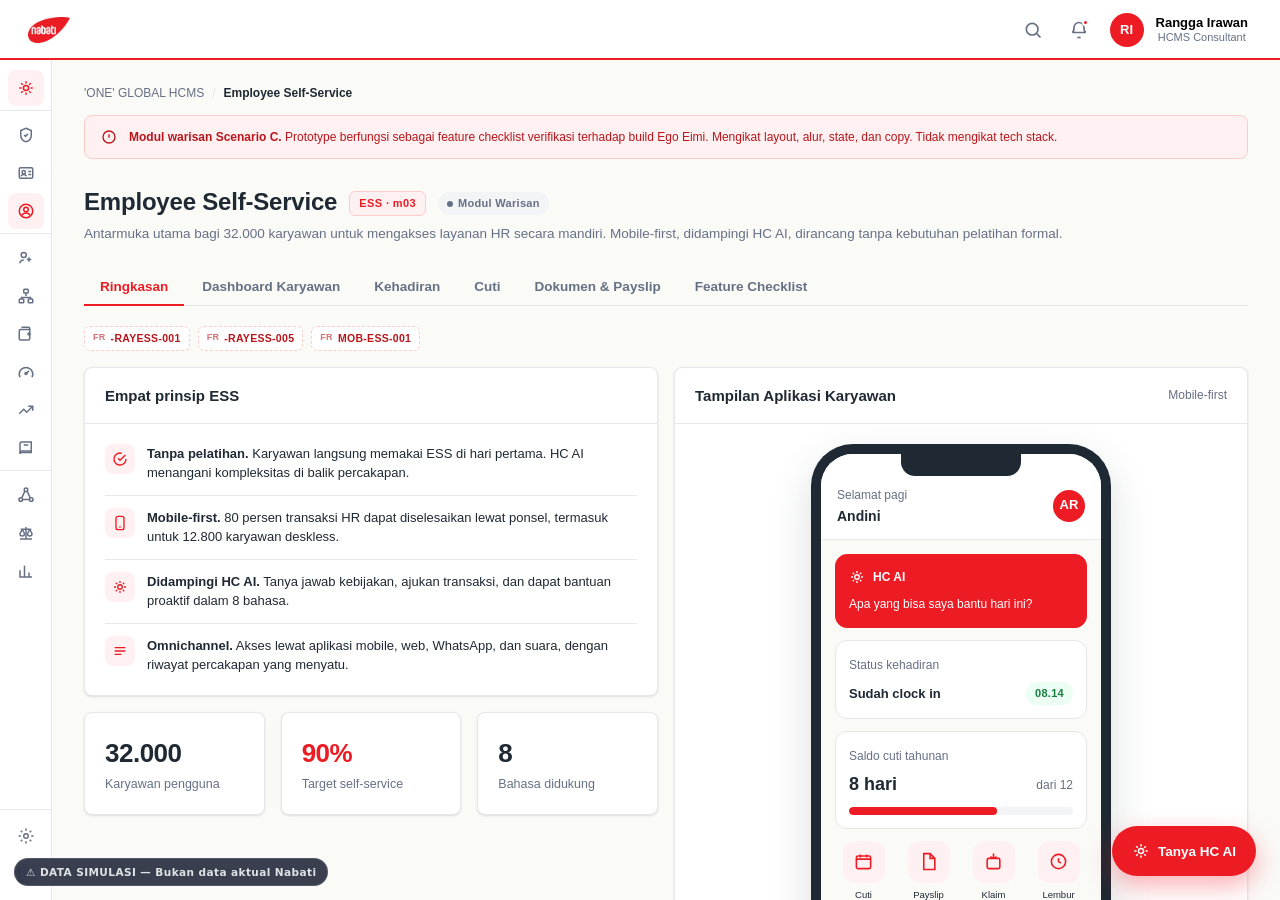
<file: modules/m03-ess.html>
<!DOCTYPE html>
<html lang="id">
<head>
<meta charset="UTF-8">
<meta name="viewport" content="width=device-width, initial-scale=1">
<title>Employee Self-Service  |  'ONE' GLOBAL HCMS</title>
<link rel="stylesheet" href="../assets/css/ds.css">
</head>
<body data-page="m03">

<div class="app-shell">

  <!-- ============ TOPBAR ============ -->
  <header class="topbar">
    <a class="brand" href="../dashboard.html">
      <img src="../assets/img/nabati-logo.png" alt="Nabati">
      <span class="brand-name">'ONE' GLOBAL HCMS<small>Nabati HCMS 2.0 Project</small></span>
    </a>
    <div class="topbar-spacer"></div>
    <div class="topbar-actions">
      <button class="icon-btn" aria-label="Cari" onclick="hcToast('Pencarian global tersedia pada build berikutnya.')">
        <svg viewBox="0 0 24 24" fill="none" stroke="currentColor" stroke-width="2" width="20" height="20"><circle cx="11" cy="11" r="7"/><path d="M21 21l-4.3-4.3"/></svg>
      </button>
      <button class="icon-btn" aria-label="Notifikasi" onclick="hcToast('Pusat notifikasi tersedia pada build berikutnya.')">
        <span class="dot"></span>
        <svg viewBox="0 0 24 24" fill="none" stroke="currentColor" stroke-width="2" width="20" height="20"><path d="M6 9a6 6 0 1 1 12 0c0 5 2 6 2 6H4s2-1 2-6Z"/><path d="M10 21h4"/></svg>
      </button>
      <button class="user-chip">
        <span class="avatar">RI</span>
        <span class="who"><b>Rangga Irawan</b><span>HCMS Consultant</span></span>
      </button>
    </div>
  </header>

  <!-- ============ SIDEBAR ============ -->
  <aside class="sidebar">
    <nav class="nav-scroll">
      <div class="nav-group">
        <a class="nav-item" data-nav="hcai" href="../dashboard.html" data-tooltip="HC AI">
          <svg viewBox="0 0 24 24" fill="none" stroke="currentColor" stroke-width="2"><circle cx="12" cy="12" r="3.4"/><path d="M12 3v3M12 18v3M3 12h3M18 12h3M5.6 5.6l2.1 2.1M16.3 16.3l2.1 2.1M18.4 5.6l-2.1 2.1M7.7 16.3l-2.1 2.1"/></svg>
          <span>HC AI</span>
        </a>
      </div>
      <div class="nav-group">
        <div class="nav-group-label">MODUL INTI</div>
        <a class="nav-item" data-nav="m01" data-module="m01" href="m01-rbac.html" data-tooltip="Role & Access (RBAC)">
          <svg viewBox="0 0 24 24" fill="none" stroke="currentColor" stroke-width="2"><path d="M12 3l7 3v6c0 5-3 8-7 9-4-1-7-4-7-9V6z"/><path d="M9.5 12l1.8 1.8 3.4-3.6"/></svg>
          <span>Role &amp; Access</span><span class="code">RBAC</span>
        </a>
        <a class="nav-item" data-nav="m02" data-module="m02" href="m02-eam.html" data-tooltip="Employee Admin (EAM)">
          <svg viewBox="0 0 24 24" fill="none" stroke="currentColor" stroke-width="2"><rect x="3" y="5" width="18" height="14" rx="2"/><circle cx="9" cy="11" r="2.2"/><path d="M5.5 16.4c.6-1.7 2-2.4 3.5-2.4s2.9.7 3.5 2.4M15 10h4M15 14h4"/></svg>
          <span>Employee Admin</span><span class="code">EAM</span>
        </a>
        <a class="nav-item" data-nav="m03" data-module="m03" href="m03-ess.html" data-tooltip="Self-Service (ESS)">
          <svg viewBox="0 0 24 24" fill="none" stroke="currentColor" stroke-width="2"><circle cx="12" cy="12" r="9"/><circle cx="12" cy="10" r="3"/><path d="M6.5 18c1-2.4 3-3.4 5.5-3.4s4.5 1 5.5 3.4"/></svg>
          <span>Self-Service</span><span class="code">ESS</span>
        </a>
      </div>
      <div class="nav-group">
        <div class="nav-group-label">TALENT &amp; KINERJA</div>
        <a class="nav-item" data-nav="m04" data-module="m04" href="m04-ta.html" data-tooltip="Talent Acquisition (TA)">
          <svg viewBox="0 0 24 24" fill="none" stroke="currentColor" stroke-width="2"><circle cx="9" cy="8" r="3.4"/><path d="M3.5 19c.7-3 3-4.5 5.5-4.5"/><path d="M16 11v6M13 14h6"/></svg>
          <span>Talent Acquisition</span><span class="code">TA</span>
        </a>
        <a class="nav-item" data-nav="m05" data-module="m05" href="m05-org.html" data-tooltip="Organization Design (ORG)">
          <svg viewBox="0 0 24 24" fill="none" stroke="currentColor" stroke-width="2"><rect x="9" y="3" width="6" height="5" rx="1"/><rect x="3" y="16" width="6" height="5" rx="1"/><rect x="15" y="16" width="6" height="5" rx="1"/><path d="M12 8v4M6 16v-2h12v2"/></svg>
          <span>Organization Design</span><span class="code">ORG</span>
        </a>
        <a class="nav-item" data-nav="m06" data-module="m06" href="m06-cnb.html" data-tooltip="Compensation & Benefit (CNB)">
          <svg viewBox="0 0 24 24" fill="none" stroke="currentColor" stroke-width="2"><path d="M3 8a2 2 0 0 1 2-2h12v12a2 2 0 0 1-2 2H5a2 2 0 0 1-2-2z"/><path d="M17 6V5a2 2 0 0 0-2-2H6"/><circle cx="16" cy="12" r="1.4"/></svg>
          <span>Compensation &amp; Benefit</span><span class="code">CNB</span>
        </a>
        <a class="nav-item" data-nav="m07" data-module="m07" href="m07-pms.html" data-tooltip="Performance (PMS)">
          <svg viewBox="0 0 24 24" fill="none" stroke="currentColor" stroke-width="2"><path d="M4 19a9 9 0 1 1 16 0"/><path d="M12 14l4-3.5"/><circle cx="12" cy="14" r="1.4"/></svg>
          <span>Performance</span><span class="code">PMS</span>
        </a>
        <a class="nav-item" data-nav="m08" data-module="m08" href="m08-cm.html" data-tooltip="Career Management (CM)">
          <svg viewBox="0 0 24 24" fill="none" stroke="currentColor" stroke-width="2"><path d="M3 17l6-6 4 4 8-8"/><path d="M15 7h6v6"/></svg>
          <span>Career Management</span><span class="code">CM</span>
        </a>
        <a class="nav-item" data-nav="m09" data-module="m09" href="m09-lms.html" data-tooltip="Learning Management (LMS)">
          <svg viewBox="0 0 24 24" fill="none" stroke="currentColor" stroke-width="2"><path d="M4 6a2 2 0 0 1 2-2h13v14H6a2 2 0 0 0-2 2z"/><path d="M4 18a2 2 0 0 1 2-2h13"/><path d="M9 8h6"/></svg>
          <span>Learning Management</span><span class="code">LMS</span>
        </a>
      </div>
      <div class="nav-group">
        <div class="nav-group-label">ORGANISASI &amp; ANALITIK</div>
        <a class="nav-item" data-nav="m10" data-module="m10" href="m10-od.html" data-tooltip="Org Development (OD)">
          <svg viewBox="0 0 24 24" fill="none" stroke="currentColor" stroke-width="2"><circle cx="12" cy="5" r="2.4"/><circle cx="5" cy="18" r="2.4"/><circle cx="19" cy="18" r="2.4"/><path d="M10.5 6.8 6.4 15.9M13.5 6.8l4.1 9.1M7.4 18h9.2"/></svg>
          <span>Org Development</span><span class="code">OD</span>
        </a>
        <a class="nav-item" data-nav="m11" data-module="m11" href="m11-ir.html" data-tooltip="Industrial Relationship (IR)">
          <svg viewBox="0 0 24 24" fill="none" stroke="currentColor" stroke-width="2"><path d="M12 4v16M4 20h16"/><path d="M7 7 4 13a3 3 0 0 0 6 0L7 7M17 7l-3 6a3 3 0 0 0 6 0l-3-6M5 7h14"/></svg>
          <span>Industrial Relationship</span><span class="code">IR</span>
        </a>
        <a class="nav-item" data-nav="m12" data-module="m12" href="m12-pa.html" data-tooltip="People Analytics (PA)">
          <svg viewBox="0 0 24 24" fill="none" stroke="currentColor" stroke-width="2"><path d="M4 20V11M10 20V5M16 20v-6M20 20H3"/></svg>
          <span>People Analytics</span><span class="code">PA</span>
        </a>
      </div>
    </nav>
    <div class="sidebar-foot">
      <a class="nav-item" href="#" onclick="hcToast('Layar pengaturan tersedia pada build berikutnya.');return false;" data-tooltip="Pengaturan">
        <svg viewBox="0 0 24 24" fill="none" stroke="currentColor" stroke-width="2"><circle cx="12" cy="12" r="3"/><path d="M12 2v3M12 19v3M2 12h3M19 12h3M5 5l2 2M17 17l2 2M19 5l-2 2M7 17l-2 2"/></svg>
        <span>Pengaturan</span>
      </a>
      <a class="nav-item" href="../index.html" data-tooltip="Keluar">
        <svg viewBox="0 0 24 24" fill="none" stroke="currentColor" stroke-width="2"><path d="M16 17l5-5-5-5M21 12H9M9 21H5a2 2 0 0 1-2-2V5a2 2 0 0 1 2-2h4"/></svg>
        <span>Keluar</span>
      </a>
      <p class="t-caption" style="padding:8px 12px 2px">Prototype v5.5  ·  12 modul lengkap</p>
    </div>
  </aside>

  <!-- ============ MAIN ============ -->
  <main class="main">
    <div class="main-inner">

      <div class="breadcrumb">
        <a href="../dashboard.html">'ONE' GLOBAL HCMS</a>
        <span class="sep">/</span>
        <span class="here">Employee Self-Service</span>
      </div>

      <div class="proto-banner">
        <svg viewBox="0 0 24 24" fill="none" stroke="currentColor" stroke-width="2"><circle cx="12" cy="12" r="9"/><path d="M12 8v5M12 16h.01"/></svg>
        <span><b>Modul warisan Scenario C.</b> Prototype berfungsi sebagai feature checklist verifikasi terhadap build Ego Eimi. Mengikat layout, alur, state, dan copy. Tidak mengikat tech stack.</span>
      </div>

      <div class="page-header">
        <div class="mod-titlebar">
          <h1 class="t-page">Employee Self-Service</h1>
          <span class="mod-code">ESS  ·  m03</span>
          <span class="badge badge--neutral"><span class="tick"></span>Modul Warisan</span>
        </div>
        <p>Antarmuka utama bagi 32.000 karyawan untuk mengakses layanan HR secara mandiri. Mobile-first, didampingi HC AI, dirancang tanpa kebutuhan pelatihan formal.</p>
      </div>

      <div class="tabs">
        <button class="tab is-active" data-tab="ringkasan">Ringkasan</button>
        <button class="tab" data-tab="dashboard">Dashboard Karyawan</button>
        <button class="tab" data-tab="kehadiran">Kehadiran</button>
        <button class="tab" data-tab="cuti">Cuti</button>
        <button class="tab" data-tab="dokumen">Dokumen &amp; Payslip</button>
        <button class="tab" data-tab="checklist">Feature Checklist</button>
      </div>

      <!-- ===== TAB 1 : RINGKASAN ===== -->
      <section data-panel="ringkasan">
        <div class="fr-row">
          <span class="fr-chip">-RAYESS-001</span>
          <span class="fr-chip">-RAYESS-005</span>
          <span class="fr-chip">MOB-ESS-001</span>
        </div>

        <div class="grid grid-2" style="align-items:start">
          <div>
            <div class="card" style="margin-bottom:16px">
              <div class="card-head"><span class="t-section" style="font-size:15px">Empat prinsip ESS</span></div>
              <div class="card-body" style="padding-top:8px;padding-bottom:8px">
                <div class="insight">
                  <span class="ii"><svg viewBox="0 0 24 24" fill="none" stroke="currentColor" stroke-width="2"><path d="M9 11l3 3 8-8"/><path d="M21 12a9 9 0 1 1-6.2-8.5"/></svg></span>
                  <span class="it"><b>Tanpa pelatihan.</b> Karyawan langsung memakai ESS di hari pertama. HC AI menangani kompleksitas di balik percakapan.</span>
                </div>
                <div class="insight">
                  <span class="ii"><svg viewBox="0 0 24 24" fill="none" stroke="currentColor" stroke-width="2"><rect x="6" y="2" width="12" height="20" rx="3"/><path d="M11 18h2"/></svg></span>
                  <span class="it"><b>Mobile-first.</b> 80 persen transaksi HR dapat diselesaikan lewat ponsel, termasuk untuk 12.800 karyawan deskless.</span>
                </div>
                <div class="insight">
                  <span class="ii"><svg viewBox="0 0 24 24" fill="none" stroke="currentColor" stroke-width="2"><circle cx="12" cy="12" r="3.4"/><path d="M12 3v3M12 18v3M3 12h3M18 12h3M5.6 5.6l2.1 2.1M16.3 16.3l2.1 2.1M18.4 5.6l-2.1 2.1M7.7 16.3l-2.1 2.1"/></svg></span>
                  <span class="it"><b>Didampingi HC AI.</b> Tanya jawab kebijakan, ajukan transaksi, dan dapat bantuan proaktif dalam 8 bahasa.</span>
                </div>
                <div class="insight">
                  <span class="ii"><svg viewBox="0 0 24 24" fill="none" stroke="currentColor" stroke-width="2"><path d="M4 7h16M4 12h16M4 17h10"/></svg></span>
                  <span class="it"><b>Omnichannel.</b> Akses lewat aplikasi mobile, web, WhatsApp, dan suara, dengan riwayat percakapan yang menyatu.</span>
                </div>
              </div>
            </div>
            <div class="grid grid-3">
              <div class="card stat"><div class="num">32.000</div><div class="lbl">Karyawan pengguna</div></div>
              <div class="card stat"><div class="num accent">90%</div><div class="lbl">Target self-service</div></div>
              <div class="card stat"><div class="num">8</div><div class="lbl">Bahasa didukung</div></div>
            </div>
          </div>

          <div class="card">
            <div class="card-head"><span class="t-section" style="font-size:15px">Tampilan Aplikasi Karyawan</span><span class="t-caption">Mobile-first</span></div>
            <div class="card-body">
              <div class="phone">
                <div class="phone-screen">
                  <div class="phone-notch"></div>
                  <div class="ph-head">
                    <div class="flex-between">
                      <div><span class="t-caption">Selamat pagi</span><br><b style="font-size:14px">Andini</b></div>
                      <span class="avatar" style="width:32px;height:32px">AR</span>
                    </div>
                  </div>
                  <div class="ph-body">
                    <div class="m-card accent">
                      <div class="flex gap-2" style="align-items:center;margin-bottom:6px">
                        <svg viewBox="0 0 24 24" fill="none" stroke="#fff" stroke-width="2" width="16" height="16"><circle cx="12" cy="12" r="3.4"/><path d="M12 3v3M12 18v3M3 12h3M18 12h3M5.6 5.6l2.1 2.1M16.3 16.3l2.1 2.1M18.4 5.6l-2.1 2.1M7.7 16.3l-2.1 2.1"/></svg>
                        <b style="font-size:12px">HC AI</b>
                      </div>
                      <span style="font-size:12px">Apa yang bisa saya bantu hari ini?</span>
                    </div>
                    <div class="m-card">
                      <span class="t-caption">Status kehadiran</span>
                      <div class="flex-between" style="margin-top:6px">
                        <b style="font-size:13px">Sudah clock in</b>
                        <span class="badge badge--ok">08.14</span>
                      </div>
                    </div>
                    <div class="m-card">
                      <span class="t-caption">Saldo cuti tahunan</span>
                      <div class="flex-between" style="margin-top:4px">
                        <b style="font-size:18px">8 hari</b><span class="t-caption">dari 12</span>
                      </div>
                      <div class="pbar" style="margin-top:8px"><span style="width:66%"></span></div>
                    </div>
                    <div class="m-quick">
                      <a><span class="qi"><svg viewBox="0 0 24 24" fill="none" stroke="currentColor" stroke-width="2"><rect x="3" y="5" width="18" height="16" rx="2"/><path d="M3 9h18M8 3v4M16 3v4"/></svg></span>Cuti</a>
                      <a><span class="qi"><svg viewBox="0 0 24 24" fill="none" stroke="currentColor" stroke-width="2"><path d="M6 2h8l6 6v14H6z"/><path d="M14 2v6h6"/></svg></span>Payslip</a>
                      <a><span class="qi"><svg viewBox="0 0 24 24" fill="none" stroke="currentColor" stroke-width="2"><path d="M12 2v6M12 8 8 6M12 8l4-2"/><rect x="4" y="8" width="16" height="13" rx="2"/></svg></span>Klaim</a>
                      <a><span class="qi"><svg viewBox="0 0 24 24" fill="none" stroke="currentColor" stroke-width="2"><circle cx="12" cy="12" r="9"/><path d="M12 8v4l3 2"/></svg></span>Lembur</a>
                    </div>
                  </div>
                  <div class="ph-nav">
                    <span class="pn on"><svg viewBox="0 0 24 24" fill="none" stroke="currentColor" stroke-width="2"><path d="M4 11l8-7 8 7M6 10v9h12v-9"/></svg>Beranda</span>
                    <span class="pn"><svg viewBox="0 0 24 24" fill="none" stroke="currentColor" stroke-width="2"><circle cx="12" cy="12" r="9"/><path d="M12 8v4l3 2"/></svg>Hadir</span>
                    <span class="pn"><svg viewBox="0 0 24 24" fill="none" stroke="currentColor" stroke-width="2"><circle cx="12" cy="12" r="3.4"/><path d="M12 4v2M12 18v2M4 12h2M18 12h2"/></svg>HC AI</span>
                    <span class="pn"><svg viewBox="0 0 24 24" fill="none" stroke="currentColor" stroke-width="2"><path d="M6 2h8l6 6v14H6z"/></svg>Permintaan</span>
                    <span class="pn"><svg viewBox="0 0 24 24" fill="none" stroke="currentColor" stroke-width="2"><circle cx="12" cy="9" r="3.2"/><path d="M6 20c1-3.2 3.4-4.6 6-4.6s5 1.4 6 4.6"/></svg>Profil</span>
                  </div>
                </div>
              </div>
              <p class="t-caption" style="text-align:center;margin-top:12px">Mockup beranda aplikasi karyawan. Navigasi satu ibu jari, dengan HC AI selalu dalam jangkauan.</p>
            </div>
          </div>
        </div>
      </section>

      <!-- ===== TAB 2 : DASHBOARD KARYAWAN ===== -->
      <section data-panel="dashboard" style="display:none">
        <div class="fr-row">
          <span class="fr-chip">-DASH-001</span>
          <span class="fr-chip">-DASH-002</span>
          <span class="fr-chip">-DASH-003</span>
        </div>

        <div class="grid grid-2" style="align-items:start">
          <div class="card">
            <div class="card-head"><span class="t-section" style="font-size:15px">Tindakan Tertunda</span><span class="badge badge--critical">4</span></div>
            <div class="card-body" style="padding-top:6px;padding-bottom:6px">
              <div class="pend-row"><span class="pi"><svg viewBox="0 0 24 24" fill="none" stroke="currentColor" stroke-width="2"><path d="M4 6a2 2 0 0 1 2-2h13v14H6a2 2 0 0 0-2 2z"/></svg></span><div class="pt">Training wajib K3 belum selesai<span>Tenggat 30 Mei 2026</span></div><button class="btn btn--ghost btn--sm" onclick="hcToast('Membuka training wajib.')">Buka</button></div>
              <div class="pend-row"><span class="pi"><svg viewBox="0 0 24 24" fill="none" stroke="currentColor" stroke-width="2"><path d="M3 17l6-6 4 4 8-8"/></svg></span><div class="pt">3 dari 5 goal kinerja belum di-update<span>Siklus Q2 2026</span></div><button class="btn btn--ghost btn--sm" onclick="hcToast('Membuka goal kinerja.')">Buka</button></div>
              <div class="pend-row"><span class="pi"><svg viewBox="0 0 24 24" fill="none" stroke="currentColor" stroke-width="2"><path d="M6 2h8l6 6v14H6z"/></svg></span><div class="pt">Kebijakan Data Privacy perlu persetujuan<span>Acknowledgment</span></div><button class="btn btn--ghost btn--sm" onclick="hcToast('Membuka acknowledgment kebijakan.')">Buka</button></div>
              <div class="pend-row"><span class="pi"><svg viewBox="0 0 24 24" fill="none" stroke="currentColor" stroke-width="2"><circle cx="12" cy="12" r="9"/><path d="M12 8v5"/></svg></span><div class="pt">Kontak darurat perlu diperbarui<span>Profil belum lengkap</span></div><button class="btn btn--ghost btn--sm" onclick="hcToast('Membuka editor profil.')">Buka</button></div>
            </div>
          </div>

          <div class="card">
            <div class="card-head"><span class="t-section" style="font-size:15px">Metrik Pribadi</span></div>
            <div class="card-body">
              <div class="grid grid-2" style="gap:14px">
                <div><div class="flex-between"><span class="t-caption">Cuti tahunan</span><b style="font-size:12px">8 / 12 hari</b></div><div class="pbar" style="margin-top:6px"><span style="width:66%"></span></div></div>
                <div><div class="flex-between"><span class="t-caption">Kehadiran Mei</span><b style="font-size:12px">96%</b></div><div class="pbar ok" style="margin-top:6px"><span style="width:96%"></span></div></div>
                <div><div class="flex-between"><span class="t-caption">Goal tercapai</span><b style="font-size:12px">2 / 5</b></div><div class="pbar warn" style="margin-top:6px"><span style="width:40%"></span></div></div>
                <div><div class="flex-between"><span class="t-caption">Jam belajar</span><b style="font-size:12px">18 jam</b></div><div class="pbar ok" style="margin-top:6px"><span style="width:72%"></span></div></div>
              </div>
            </div>
          </div>

          <div class="card">
            <div class="card-head"><span class="t-section" style="font-size:15px">Aksi Cepat</span></div>
            <div class="card-body">
              <div class="grid grid-2" style="gap:10px">
                <button class="btn btn--secondary" onclick="document.querySelector('[data-tab=cuti]').click()">Ajukan Cuti</button>
                <button class="btn btn--secondary" onclick="document.querySelector('[data-tab=kehadiran]').click()">Clock In / Out</button>
                <button class="btn btn--secondary" onclick="document.querySelector('[data-tab=dokumen]').click()">Lihat Payslip</button>
                <button class="btn btn--secondary" onclick="hcToast('Membuka formulir klaim.')">Submit Klaim</button>
              </div>
            </div>
          </div>

          <div class="card">
            <div class="card-head"><span class="t-section" style="font-size:15px">Agenda Mendatang</span></div>
            <div class="card-body" style="padding-top:6px;padding-bottom:6px">
              <div class="pend-row"><span class="pi"><svg viewBox="0 0 24 24" fill="none" stroke="currentColor" stroke-width="2"><rect x="3" y="5" width="18" height="16" rx="2"/><path d="M3 9h18M8 3v4M16 3v4"/></svg></span><div class="pt">1-on-1 dengan manager<span>28 Mei, 10.00</span></div></div>
              <div class="pend-row"><span class="pi"><svg viewBox="0 0 24 24" fill="none" stroke="currentColor" stroke-width="2"><path d="M4 6a2 2 0 0 1 2-2h13v14H6a2 2 0 0 0-2 2z"/></svg></span><div class="pt">Sesi training Product Strategy<span>2 Juni, 14.00</span></div></div>
              <div class="pend-row"><span class="pi"><svg viewBox="0 0 24 24" fill="none" stroke="currentColor" stroke-width="2"><path d="M12 2v20M2 12h20"/></svg></span><div class="pt">Hari libur nasional<span>6 Juni 2026</span></div></div>
            </div>
          </div>
        </div>

        <div class="card card-soft" style="margin-top:16px">
          <div class="card-body flex gap-3" style="align-items:center">
            <span class="hcai-mark" style="width:40px;height:40px;border-radius:11px;box-shadow:none"><svg viewBox="0 0 24 24" fill="none" stroke="#fff" stroke-width="2" width="20" height="20"><circle cx="12" cy="12" r="3.4"/><path d="M12 3v3M12 18v3M3 12h3M18 12h3M5.6 5.6l2.1 2.1M16.3 16.3l2.1 2.1M18.4 5.6l-2.1 2.1M7.7 16.3l-2.1 2.1"/></svg></span>
            <span style="font-size:13px">Dashboard ini dikurasi HC AI. Widget yang sering dipakai naik ke atas, konten menyesuaikan peran, lokasi, dan pola penggunaan tiap karyawan.</span>
          </div>
        </div>
      </section>

      <!-- ===== TAB 3 : KEHADIRAN ===== -->
      <section data-panel="kehadiran" style="display:none">
        <div class="fr-row">
          <span class="fr-chip">-ATT-001</span>
          <span class="fr-chip">-ATT-002</span>
          <span class="fr-chip">MOB-ESS-002</span>
        </div>

        <div class="grid grid-2" style="align-items:start">
          <div class="card">
            <div class="card-head"><span class="t-section" style="font-size:15px">Clock In dengan Face Recognition</span></div>
            <div class="card-body" style="text-align:center">
              <div class="clockin">
                <div class="inner">
                  <svg viewBox="0 0 24 24" fill="none" stroke="currentColor" stroke-width="1.8"><path d="M4 8V6a2 2 0 0 1 2-2h2M16 4h2a2 2 0 0 1 2 2v2M20 16v2a2 2 0 0 1-2 2h-2M8 20H6a2 2 0 0 1-2-2v-2"/><circle cx="12" cy="11" r="2.6"/><path d="M8.5 16c.7-1.6 2-2.3 3.5-2.3s2.8.7 3.5 2.3"/></svg>
                  <b>Clock In</b>
                </div>
              </div>
              <div style="margin-top:16px">
                <span class="geo-pill">
                  <svg viewBox="0 0 24 24" fill="none" stroke="currentColor" stroke-width="2.4"><path d="M12 21s-7-5.6-7-11a7 7 0 0 1 14 0c0 5.4-7 11-7 11Z"/><circle cx="12" cy="10" r="2.5"/></svg>
                  Lokasi terverifikasi: Jakarta Head Office
                </span>
              </div>
              <p class="t-caption" style="margin-top:14px">Wajah dipindai dengan liveness detection. Lokasi GPS dicek terhadap geofence kantor. Berfungsi offline, tersinkron saat kembali daring.</p>
            </div>
          </div>

          <div class="card">
            <div class="card-head"><span class="t-section" style="font-size:15px">Ringkasan Kehadiran</span><span class="t-caption">Mei 2026</span></div>
            <div class="card-body">
              <div class="grid grid-3" style="gap:12px;margin-bottom:16px">
                <div class="card stat" style="padding:14px"><div class="num" style="font-size:22px">19</div><div class="lbl">Hari hadir</div></div>
                <div class="card stat" style="padding:14px"><div class="num" style="font-size:22px">1</div><div class="lbl">Cuti</div></div>
                <div class="card stat" style="padding:14px"><div class="num accent" style="font-size:22px">2</div><div class="lbl">Terlambat</div></div>
              </div>
              <div class="kv"><span class="k">Clock in hari ini</span><span class="v">08.14, Jakarta Head Office</span></div>
              <div class="kv"><span class="k">Jam kerja terkumpul</span><span class="v">152 jam 30 menit</span></div>
              <div class="kv"><span class="k">Lembur bulan ini</span><span class="v">6 jam 15 menit</span></div>
              <div class="kv"><span class="k">Tingkat kehadiran</span><span class="v">96%</span></div>
              <button class="btn btn--secondary btn--sm btn--block mt-4" onclick="hcToast('Membuka formulir koreksi kehadiran.')">Ajukan Koreksi Kehadiran</button>
            </div>
          </div>
        </div>

        <div class="card" style="margin-top:16px">
          <div class="card-head"><span class="t-section" style="font-size:15px">Catatan Kehadiran Terakhir</span></div>
          <div class="table-wrap">
            <table class="data">
              <thead><tr><th>Tanggal</th><th>Clock In</th><th>Clock Out</th><th>Jam Kerja</th><th>Lokasi</th><th>Status</th></tr></thead>
              <tbody>
                <tr><td>26 Mei 2026</td><td>08.14</td><td>Berlangsung</td><td>Berjalan</td><td>Jakarta Head Office</td><td><span class="badge badge--ok">Hadir</span></td></tr>
                <tr><td>23 Mei 2026</td><td>08.02</td><td>17.20</td><td>8j 18m</td><td>Jakarta Head Office</td><td><span class="badge badge--ok">Hadir</span></td></tr>
                <tr><td>22 Mei 2026</td><td>08.41</td><td>17.05</td><td>7j 24m</td><td>Jakarta Head Office</td><td><span class="badge badge--high">Terlambat</span></td></tr>
                <tr><td>21 Mei 2026</td><td>Cuti</td><td>Cuti</td><td>-</td><td>-</td><td><span class="badge badge--neutral">Cuti</span></td></tr>
              </tbody>
            </table>
          </div>
        </div>
      </section>

      <!-- ===== TAB 4 : CUTI ===== -->
      <section data-panel="cuti" style="display:none">
        <div class="fr-row">
          <span class="fr-chip">-LEAVE-001</span>
          <span class="fr-chip">-LEAVE-002</span>
          <span class="fr-chip">-LEAVE-003</span>
          <span class="fr-chip">-LEAVE-004</span>
        </div>

        <p class="t-label" style="margin-bottom:12px">Saldo Cuti</p>
        <div class="grid grid-4" style="margin-bottom:20px">
          <div class="card" style="padding:16px"><span class="t-caption">Cuti Tahunan</span><div class="flex-between" style="margin:4px 0 8px"><b style="font-size:20px">8</b><span class="t-caption">dari 12 hari</span></div><div class="pbar"><span style="width:66%"></span></div></div>
          <div class="card" style="padding:16px"><span class="t-caption">Cuti Sakit</span><div class="flex-between" style="margin:4px 0 8px"><b style="font-size:20px">12</b><span class="t-caption">dari 12 hari</span></div><div class="pbar ok"><span style="width:100%"></span></div></div>
          <div class="card" style="padding:16px"><span class="t-caption">Cuti Haid</span><div class="flex-between" style="margin:4px 0 8px"><b style="font-size:20px">2</b><span class="t-caption">per bulan</span></div><div class="pbar ok"><span style="width:100%"></span></div></div>
          <div class="card" style="padding:16px"><span class="t-caption">Cuti Pengganti (TOIL)</span><div class="flex-between" style="margin:4px 0 8px"><b style="font-size:20px">1,5</b><span class="t-caption">hari</span></div><div class="pbar warn"><span style="width:30%"></span></div></div>
        </div>

        <div class="grid grid-2" style="align-items:start">
          <div class="card">
            <div class="card-head"><span class="t-section" style="font-size:15px">Ajukan Cuti lewat HC AI</span></div>
            <div class="card-body">
              <div class="msg msg--user" style="margin-bottom:14px">
                <div class="msg-avatar">A</div>
                <div class="msg-body"><div class="msg-who">Andini</div><div class="msg-text"><p>Saya butuh cuti 3 hari dari 10 sampai 12 Juni.</p></div></div>
              </div>
              <div class="msg msg--ai">
                <div class="msg-avatar"><svg viewBox="0 0 24 24" fill="none" stroke="currentColor" stroke-width="2"><circle cx="12" cy="12" r="3.4"/><path d="M12 3v3M12 18v3M3 12h3M18 12h3M5.6 5.6l2.1 2.1M16.3 16.3l2.1 2.1M18.4 5.6l-2.1 2.1M7.7 16.3l-2.1 2.1"/></svg></div>
                <div class="msg-body"><div class="msg-who">HC AI</div><div class="msg-text">
                  <p>Saldo cuti tahunan Anda 8 hari. Tanggal 11 Juni adalah hari libur nasional, jadi pengajuan ini memakai 2 hari cuti. Atasan Anda akan menerima notifikasi setelah dikirim.</p>
                </div></div>
              </div>
              <button class="btn btn--primary btn--block mt-4" onclick="hcToast('Pengajuan cuti dikirim ke atasan.')">Kirim Pengajuan</button>
            </div>
          </div>

          <div class="card">
            <div class="card-head"><span class="t-section" style="font-size:15px">Kalender Cuti</span><span class="t-caption">Juni 2026</span></div>
            <div class="card-body">
              <div class="cal" style="margin-bottom:8px">
                <div class="cal-head">S</div><div class="cal-head">S</div><div class="cal-head">R</div><div class="cal-head">K</div><div class="cal-head">J</div><div class="cal-head">S</div><div class="cal-head">M</div>
              </div>
              <div class="cal">
                <div class="cal-cell muted"></div><div class="cal-cell">1</div><div class="cal-cell">2</div><div class="cal-cell">3</div><div class="cal-cell">4</div><div class="cal-cell">5</div><div class="cal-cell holiday">6</div>
                <div class="cal-cell">7</div><div class="cal-cell">8</div><div class="cal-cell">9</div><div class="cal-cell leave">10</div><div class="cal-cell holiday">11</div><div class="cal-cell leave">12</div><div class="cal-cell">13</div>
                <div class="cal-cell">14</div><div class="cal-cell">15</div><div class="cal-cell">16</div><div class="cal-cell">17</div><div class="cal-cell">18</div><div class="cal-cell">19</div><div class="cal-cell">20</div>
                <div class="cal-cell">21</div><div class="cal-cell">22</div><div class="cal-cell">23</div><div class="cal-cell">24</div><div class="cal-cell">25</div><div class="cal-cell">26</div><div class="cal-cell">27</div>
                <div class="cal-cell">28</div><div class="cal-cell">29</div><div class="cal-cell">30</div><div class="cal-cell muted"></div><div class="cal-cell muted"></div><div class="cal-cell muted"></div><div class="cal-cell muted"></div>
              </div>
              <div class="flex gap-3" style="margin-top:14px;flex-wrap:wrap">
                <span class="flex gap-2" style="align-items:center"><span style="width:12px;height:12px;border-radius:4px;background:var(--nabati-red)"></span><span class="t-caption">Cuti diajukan</span></span>
                <span class="flex gap-2" style="align-items:center"><span style="width:12px;height:12px;border-radius:4px;background:var(--status-wait-soft)"></span><span class="t-caption">Libur nasional</span></span>
              </div>
            </div>
          </div>
        </div>
      </section>

      <!-- ===== TAB 5 : DOKUMEN & PAYSLIP ===== -->
      <section data-panel="dokumen" style="display:none">
        <div class="fr-row">
          <span class="fr-chip">-DOC-001</span>
          <span class="fr-chip">-DOC-002</span>
          <span class="fr-chip">-DOC-003</span>
          <span class="fr-chip">-DOC-005</span>
        </div>

        <div class="grid grid-2" style="align-items:start">
          <div>
            <div class="payslip" style="margin-bottom:16px">
              <div class="payslip-head">
                <b>Payslip Mei 2026</b>
                <span>Andini Rahmawati Putri  ·  NBT-ID-004821  ·  Dibayar 25 Mei 2026</span>
              </div>
              <div class="payslip-sec">
                <p class="t-label" style="margin-bottom:6px">Penghasilan</p>
                <div class="kv"><span class="k">Gaji Pokok</span><span class="v">IDR 18.000.000</span></div>
                <div class="kv"><span class="k">Tunjangan Transport</span><span class="v">IDR 1.500.000</span></div>
                <div class="kv"><span class="k">Tunjangan Komunikasi</span><span class="v">IDR 500.000</span></div>
              </div>
              <div class="payslip-sec">
                <p class="t-label" style="margin-bottom:6px">Potongan</p>
                <div class="kv"><span class="k">PPh 21</span><span class="v">IDR 1.420.000</span></div>
                <div class="kv"><span class="k">BPJS Kesehatan</span><span class="v">IDR 200.000</span></div>
                <div class="kv"><span class="k">BPJS Ketenagakerjaan</span><span class="v">IDR 380.000</span></div>
              </div>
              <div class="payslip-sec payslip-net">
                <div class="kv" style="border:none"><span class="k" style="font-weight:700;color:var(--nabati-text-primary)">Gaji Bersih</span><span class="v" style="font-size:15px;color:var(--nabati-red)">IDR 17.600.000</span></div>
              </div>
            </div>
            <p class="t-caption">Angka payslip di atas adalah data contoh untuk prototype. Payslip asli terenkripsi dan tersedia dalam riwayat hingga 7 tahun.</p>
          </div>

          <div>
            <div class="card" style="margin-bottom:16px">
              <div class="card-head"><span class="t-section" style="font-size:15px">Surat &amp; Sertifikat</span></div>
              <div class="card-body" style="padding-top:6px;padding-bottom:6px">
                <div class="pend-row"><span class="pi"><svg viewBox="0 0 24 24" fill="none" stroke="currentColor" stroke-width="2"><path d="M6 2h8l6 6v14H6z"/></svg></span><div class="pt">Surat Keterangan Kerja<span>Terbit instan, tanda tangan digital</span></div><button class="btn btn--ghost btn--sm" onclick="hcToast('Membuat surat keterangan kerja.')">Minta</button></div>
                <div class="pend-row"><span class="pi"><svg viewBox="0 0 24 24" fill="none" stroke="currentColor" stroke-width="2"><path d="M6 2h8l6 6v14H6z"/></svg></span><div class="pt">Surat Keterangan Penghasilan<span>Perlu persetujuan HR</span></div><button class="btn btn--ghost btn--sm" onclick="hcToast('Mengajukan surat keterangan penghasilan.')">Minta</button></div>
                <div class="pend-row"><span class="pi"><svg viewBox="0 0 24 24" fill="none" stroke="currentColor" stroke-width="2"><path d="M6 2h8l6 6v14H6z"/></svg></span><div class="pt">Bukti Potong Pajak 1721-A1<span>Terbit otomatis Februari</span></div><button class="btn btn--ghost btn--sm" onclick="hcToast('Mengunduh bukti potong pajak.')">Unduh</button></div>
              </div>
            </div>
            <div class="card">
              <div class="card-head"><span class="t-section" style="font-size:15px">Dokumen &amp; Kebijakan</span></div>
              <div class="card-body" style="padding-top:6px;padding-bottom:6px">
                <div class="pend-row"><span class="pi"><svg viewBox="0 0 24 24" fill="none" stroke="currentColor" stroke-width="2"><path d="M6 2h8l6 6v14H6z"/></svg></span><div class="pt">Repositori dokumen pribadi<span>KTP, ijazah, sertifikasi</span></div><button class="btn btn--ghost btn--sm" onclick="hcToast('Membuka repositori dokumen.')">Buka</button></div>
                <div class="pend-row"><span class="pi"><svg viewBox="0 0 24 24" fill="none" stroke="currentColor" stroke-width="2"><path d="M4 6a2 2 0 0 1 2-2h13v14H6a2 2 0 0 0-2 2z"/></svg></span><div class="pt">Buku Pegangan Karyawan<span>HC AI dapat menjelaskan isinya</span></div><button class="btn btn--ghost btn--sm" onclick="hcToast('Membuka buku pegangan karyawan.')">Buka</button></div>
              </div>
            </div>
          </div>
        </div>
      </section>

      <!-- ===== TAB 6 : FEATURE CHECKLIST ===== -->
      <section data-panel="checklist" style="display:none">
        <div class="card card-soft" style="margin-bottom:20px">
          <div class="card-body">
            <b style="font-size:14px">Verifikasi modul warisan Scenario C</b>
            <p style="font-size:13px;color:var(--nabati-text-secondary);margin-top:6px">
              ESS adalah modul terbesar dengan 16 grup fungsi dan termasuk yang sudah pernah dibangun Ego Eimi. Checklist ini memetakan seluruh area wajib menurut PRD Employee Self-Service v1.5. Status diisi bersama vendor saat walkthrough verifikasi.
            </p>
            <div class="flex gap-3" style="margin-top:14px;flex-wrap:wrap">
              <span class="flex gap-2" style="align-items:center"><span class="check-mark done"><svg viewBox="0 0 24 24" fill="none" stroke="currentColor" stroke-width="3"><path d="M20 6 9 17l-5-5"/></svg></span><span class="t-caption">Terverifikasi ada</span></span>
              <span class="flex gap-2" style="align-items:center"><span class="check-mark confirm"><svg viewBox="0 0 24 24" fill="none" stroke="currentColor" stroke-width="3"><path d="M12 8v5M12 16h.01"/></svg></span><span class="t-caption">Perlu konfirmasi vendor</span></span>
              <span class="flex gap-2" style="align-items:center"><span class="check-mark miss"><svg viewBox="0 0 24 24" fill="none" stroke="currentColor" stroke-width="3"><path d="M18 6 6 18M6 6l12 12"/></svg></span><span class="t-caption">Belum terkonfirmasi</span></span>
            </div>
          </div>
        </div>

        <div class="grid grid-2" style="align-items:start">

          <div class="card">
            <div class="card-head"><span class="t-section">HC AI Agent untuk ESS</span><span class="fr-chip">-RAYESS</span></div>
            <div class="card-body checklist">
              <div class="check-row"><span class="check-mark done"><svg viewBox="0 0 24 24" fill="none" stroke="currentColor" stroke-width="3"><path d="M20 6 9 17l-5-5"/></svg></span><div class="ctext"><b>Penanganan pertanyaan HR natural language</b><p>FR-RAYESS-001</p></div></div>
              <div class="check-row"><span class="check-mark confirm"><svg viewBox="0 0 24 24" fill="none" stroke="currentColor" stroke-width="3"><path d="M12 8v5M12 16h.01"/></svg></span><div class="ctext"><b>Eksekusi transaksi otomatis</b><p>FR-RAYESS-002</p></div></div>
              <div class="check-row"><span class="check-mark confirm"><svg viewBox="0 0 24 24" fill="none" stroke="currentColor" stroke-width="3"><path d="M12 8v5M12 16h.01"/></svg></span><div class="ctext"><b>Bantuan proaktif dan pengingat cerdas</b><p>FR-RAYESS-003</p></div></div>
              <div class="check-row"><span class="check-mark confirm"><svg viewBox="0 0 24 24" fill="none" stroke="currentColor" stroke-width="3"><path d="M12 8v5M12 16h.01"/></svg></span><div class="ctext"><b>Dukungan percakapan 8 bahasa</b><p>FR-RAYESS-004</p></div></div>
              <div class="check-row"><span class="check-mark miss"><svg viewBox="0 0 24 24" fill="none" stroke="currentColor" stroke-width="3"><path d="M18 6 6 18M6 6l12 12"/></svg></span><div class="ctext"><b>Akses omnichannel: app, web, WhatsApp, suara</b><p>FR-RAYESS-005</p></div></div>
              <div class="check-row"><span class="check-mark confirm"><svg viewBox="0 0 24 24" fill="none" stroke="currentColor" stroke-width="3"><path d="M12 8v5M12 16h.01"/></svg></span><div class="ctext"><b>Personalisasi dan kesadaran konteks</b><p>FR-RAYESS-006</p></div></div>
              <div class="check-row"><span class="check-mark done"><svg viewBox="0 0 24 24" fill="none" stroke="currentColor" stroke-width="3"><path d="M20 6 9 17l-5-5"/></svg></span><div class="ctext"><b>Keamanan dan privasi percakapan</b><p>FR-RAYESS-007</p></div></div>
              <div class="check-row"><span class="check-mark miss"><svg viewBox="0 0 24 24" fill="none" stroke="currentColor" stroke-width="3"><path d="M18 6 6 18M6 6l12 12"/></svg></span><div class="ctext"><b>Umpan balik dan perbaikan berkelanjutan</b><p>FR-RAYESS-008</p></div></div>
            </div>
          </div>

          <div class="card">
            <div class="card-head"><span class="t-section">Dashboard &amp; Portal</span><span class="fr-chip">-DASH</span></div>
            <div class="card-body checklist">
              <div class="check-row"><span class="check-mark done"><svg viewBox="0 0 24 24" fill="none" stroke="currentColor" stroke-width="3"><path d="M20 6 9 17l-5-5"/></svg></span><div class="ctext"><b>Dashboard terkurasi AI</b><p>FR-DASH-001</p></div></div>
              <div class="check-row"><span class="check-mark done"><svg viewBox="0 0 24 24" fill="none" stroke="currentColor" stroke-width="3"><path d="M20 6 9 17l-5-5"/></svg></span><div class="ctext"><b>Navigasi dan arsitektur informasi</b><p>FR-DASH-002</p></div></div>
              <div class="check-row"><span class="check-mark confirm"><svg viewBox="0 0 24 24" fill="none" stroke="currentColor" stroke-width="3"><path d="M12 8v5M12 16h.01"/></svg></span><div class="ctext"><b>Notifikasi dan alert cerdas</b><p>FR-DASH-003</p></div></div>
              <div class="check-row"><span class="check-mark confirm"><svg viewBox="0 0 24 24" fill="none" stroke="currentColor" stroke-width="3"><path d="M12 8v5M12 16h.01"/></svg></span><div class="ctext"><b>Home screen dan widget aplikasi mobile</b><p>FR-DASH-004</p></div></div>
            </div>
          </div>

          <div class="card">
            <div class="card-head"><span class="t-section">Profil Karyawan</span><span class="fr-chip">-PROF</span></div>
            <div class="card-body checklist">
              <div class="check-row"><span class="check-mark done"><svg viewBox="0 0 24 24" fill="none" stroke="currentColor" stroke-width="3"><path d="M20 6 9 17l-5-5"/></svg></span><div class="ctext"><b>Tampilan profil komprehensif</b><p>FR-PROF-001</p></div></div>
              <div class="check-row"><span class="check-mark done"><svg viewBox="0 0 24 24" fill="none" stroke="currentColor" stroke-width="3"><path d="M20 6 9 17l-5-5"/></svg></span><div class="ctext"><b>Self-service editing profil</b><p>FR-PROF-002</p></div></div>
              <div class="check-row"><span class="check-mark confirm"><svg viewBox="0 0 24 24" fill="none" stroke="currentColor" stroke-width="3"><path d="M12 8v5M12 16h.01"/></svg></span><div class="ctext"><b>Kontrol privasi dan akses data</b><p>FR-PROF-003</p></div></div>
              <div class="check-row"><span class="check-mark confirm"><svg viewBox="0 0 24 24" fill="none" stroke="currentColor" stroke-width="3"><path d="M12 8v5M12 16h.01"/></svg></span><div class="ctext"><b>Direktori dan pencarian orang</b><p>FR-PROF-004</p></div></div>
            </div>
          </div>

          <div class="card">
            <div class="card-head"><span class="t-section">Time &amp; Attendance</span><span class="fr-chip">-ATT</span></div>
            <div class="card-body checklist">
              <div class="check-row"><span class="check-mark done"><svg viewBox="0 0 24 24" fill="none" stroke="currentColor" stroke-width="3"><path d="M20 6 9 17l-5-5"/></svg></span><div class="ctext"><b>Clock-in face recognition dan geotagging</b><p>FR-ATT-001</p></div></div>
              <div class="check-row"><span class="check-mark done"><svg viewBox="0 0 24 24" fill="none" stroke="currentColor" stroke-width="3"><path d="M20 6 9 17l-5-5"/></svg></span><div class="ctext"><b>Pelacakan dan monitoring kehadiran</b><p>FR-ATT-002</p></div></div>
              <div class="check-row"><span class="check-mark confirm"><svg viewBox="0 0 24 24" fill="none" stroke="currentColor" stroke-width="3"><path d="M12 8v5M12 16h.01"/></svg></span><div class="ctext"><b>Manajemen shift dan jadwal</b><p>FR-ATT-003</p></div></div>
              <div class="check-row"><span class="check-mark confirm"><svg viewBox="0 0 24 24" fill="none" stroke="currentColor" stroke-width="3"><path d="M12 8v5M12 16h.01"/></svg></span><div class="ctext"><b>Manajemen lembur, aturan per negara</b><p>FR-ATT-004</p></div></div>
              <div class="check-row"><span class="check-mark confirm"><svg viewBox="0 0 24 24" fill="none" stroke="currentColor" stroke-width="3"><path d="M12 8v5M12 16h.01"/></svg></span><div class="ctext"><b>Manajemen exception kehadiran</b><p>FR-ATT-005</p></div></div>
              <div class="check-row"><span class="check-mark miss"><svg viewBox="0 0 24 24" fill="none" stroke="currentColor" stroke-width="3"><path d="M18 6 6 18M6 6l12 12"/></svg></span><div class="ctext"><b>Pelaporan dan analitik kehadiran</b><p>FR-ATT-006</p></div></div>
            </div>
          </div>

          <div class="card">
            <div class="card-head"><span class="t-section">Leave Management</span><span class="fr-chip">-LEAVE</span></div>
            <div class="card-body checklist">
              <div class="check-row"><span class="check-mark done"><svg viewBox="0 0 24 24" fill="none" stroke="currentColor" stroke-width="3"><path d="M20 6 9 17l-5-5"/></svg></span><div class="ctext"><b>25+ tipe cuti dan konfigurasi kebijakan</b><p>FR-LEAVE-001</p></div></div>
              <div class="check-row"><span class="check-mark done"><svg viewBox="0 0 24 24" fill="none" stroke="currentColor" stroke-width="3"><path d="M20 6 9 17l-5-5"/></svg></span><div class="ctext"><b>Pengajuan dan persetujuan cuti</b><p>FR-LEAVE-002</p></div></div>
              <div class="check-row"><span class="check-mark confirm"><svg viewBox="0 0 24 24" fill="none" stroke="currentColor" stroke-width="3"><path d="M12 8v5M12 16h.01"/></svg></span><div class="ctext"><b>Manajemen saldo cuti dan akrual</b><p>FR-LEAVE-003</p></div></div>
              <div class="check-row"><span class="check-mark confirm"><svg viewBox="0 0 24 24" fill="none" stroke="currentColor" stroke-width="3"><path d="M12 8v5M12 16h.01"/></svg></span><div class="ctext"><b>Kalender cuti dan koordinasi tim</b><p>FR-LEAVE-004</p></div></div>
              <div class="check-row"><span class="check-mark miss"><svg viewBox="0 0 24 24" fill="none" stroke="currentColor" stroke-width="3"><path d="M18 6 6 18M6 6l12 12"/></svg></span><div class="ctext"><b>Pelaporan dan analitik cuti</b><p>FR-LEAVE-005</p></div></div>
            </div>
          </div>

          <div class="card">
            <div class="card-head"><span class="t-section">Document Center</span><span class="fr-chip">-DOC</span></div>
            <div class="card-body checklist">
              <div class="check-row"><span class="check-mark done"><svg viewBox="0 0 24 24" fill="none" stroke="currentColor" stroke-width="3"><path d="M20 6 9 17l-5-5"/></svg></span><div class="ctext"><b>Akses dan pengelolaan payslip</b><p>FR-DOC-001</p></div></div>
              <div class="check-row"><span class="check-mark confirm"><svg viewBox="0 0 24 24" fill="none" stroke="currentColor" stroke-width="3"><path d="M12 8v5M12 16h.01"/></svg></span><div class="ctext"><b>Dokumen pajak dan laporan akhir tahun</b><p>FR-DOC-002</p></div></div>
              <div class="check-row"><span class="check-mark confirm"><svg viewBox="0 0 24 24" fill="none" stroke="currentColor" stroke-width="3"><path d="M12 8v5M12 16h.01"/></svg></span><div class="ctext"><b>Surat dan sertifikat kepegawaian self-service</b><p>FR-DOC-003</p></div></div>
              <div class="check-row"><span class="check-mark miss"><svg viewBox="0 0 24 24" fill="none" stroke="currentColor" stroke-width="3"><path d="M18 6 6 18M6 6l12 12"/></svg></span><div class="ctext"><b>Repositori dokumen pribadi dengan OCR</b><p>FR-DOC-004</p></div></div>
              <div class="check-row"><span class="check-mark confirm"><svg viewBox="0 0 24 24" fill="none" stroke="currentColor" stroke-width="3"><path d="M12 8v5M12 16h.01"/></svg></span><div class="ctext"><b>Kebijakan perusahaan dan handbook</b><p>FR-DOC-005</p></div></div>
            </div>
          </div>

          <div class="card">
            <div class="card-head"><span class="t-section">Benefits &amp; Claims</span><span class="fr-chip">-BEN</span></div>
            <div class="card-body checklist">
              <div class="check-row"><span class="check-mark confirm"><svg viewBox="0 0 24 24" fill="none" stroke="currentColor" stroke-width="3"><path d="M12 8v5M12 16h.01"/></svg></span><div class="ctext"><b>Enrollment dan manajemen benefit</b><p>FR-BEN-001</p></div></div>
              <div class="check-row"><span class="check-mark confirm"><svg viewBox="0 0 24 24" fill="none" stroke="currentColor" stroke-width="3"><path d="M12 8v5M12 16h.01"/></svg></span><div class="ctext"><b>Pengajuan dan pelacakan klaim</b><p>FR-BEN-002</p></div></div>
              <div class="check-row"><span class="check-mark miss"><svg viewBox="0 0 24 24" fill="none" stroke="currentColor" stroke-width="3"><path d="M18 6 6 18M6 6l12 12"/></svg></span><div class="ctext"><b>Rekomendasi benefit berbasis AI</b><p>FR-BEN-003</p></div></div>
              <div class="check-row"><span class="check-mark miss"><svg viewBox="0 0 24 24" fill="none" stroke="currentColor" stroke-width="3"><path d="M18 6 6 18M6 6l12 12"/></svg></span><div class="ctext"><b>Integrasi dengan penyedia benefit</b><p>FR-BEN-004</p></div></div>
            </div>
          </div>

          <div class="card">
            <div class="card-head"><span class="t-section">Performance, Learning &amp; Career</span><span class="fr-chip">-PERF</span></div>
            <div class="card-body checklist">
              <div class="check-row"><span class="check-mark confirm"><svg viewBox="0 0 24 24" fill="none" stroke="currentColor" stroke-width="3"><path d="M12 8v5M12 16h.01"/></svg></span><div class="ctext"><b>Goal setting dan continuous feedback</b><p>FR-PERF-001, PERF-002</p></div></div>
              <div class="check-row"><span class="check-mark confirm"><svg viewBox="0 0 24 24" fill="none" stroke="currentColor" stroke-width="3"><path d="M12 8v5M12 16h.01"/></svg></span><div class="ctext"><b>Self-assessment dan development planning</b><p>FR-PERF-003, PERF-004</p></div></div>
              <div class="check-row"><span class="check-mark confirm"><svg viewBox="0 0 24 24" fill="none" stroke="currentColor" stroke-width="3"><path d="M12 8v5M12 16h.01"/></svg></span><div class="ctext"><b>Katalog learning dan sertifikasi</b><p>FR-LEARN-001 sampai 003</p></div></div>
              <div class="check-row"><span class="check-mark miss"><svg viewBox="0 0 24 24" fill="none" stroke="currentColor" stroke-width="3"><path d="M18 6 6 18M6 6l12 12"/></svg></span><div class="ctext"><b>Career path, lowongan internal, suksesi</b><p>FR-CAREER-001 sampai 003</p></div></div>
            </div>
          </div>

          <div class="card">
            <div class="card-head"><span class="t-section">Directory, Komunikasi, Help &amp; Settings</span><span class="fr-chip">-DIR</span></div>
            <div class="card-body checklist">
              <div class="check-row"><span class="check-mark done"><svg viewBox="0 0 24 24" fill="none" stroke="currentColor" stroke-width="3"><path d="M20 6 9 17l-5-5"/></svg></span><div class="ctext"><b>Direktori, networking, penemuan ahli</b><p>FR-DIR-001 sampai 003</p></div></div>
              <div class="check-row"><span class="check-mark confirm"><svg viewBox="0 0 24 24" fill="none" stroke="currentColor" stroke-width="3"><path d="M12 8v5M12 16h.01"/></svg></span><div class="ctext"><b>News feed, event, recognition wall</b><p>FR-COMM-001 sampai 003</p></div></div>
              <div class="check-row"><span class="check-mark done"><svg viewBox="0 0 24 24" fill="none" stroke="currentColor" stroke-width="3"><path d="M20 6 9 17l-5-5"/></svg></span><div class="ctext"><b>Help HC AI, knowledge base, support ticket</b><p>FR-HELP-001 sampai 003</p></div></div>
              <div class="check-row"><span class="check-mark confirm"><svg viewBox="0 0 24 24" fill="none" stroke="currentColor" stroke-width="3"><path d="M12 8v5M12 16h.01"/></svg></span><div class="ctext"><b>Preferensi, keamanan, akun terhubung</b><p>FR-SET-001 sampai 003</p></div></div>
            </div>
          </div>

          <div class="card">
            <div class="card-head"><span class="t-section">Aplikasi Mobile</span><span class="fr-chip">MOB-ESS</span></div>
            <div class="card-body checklist">
              <div class="check-row"><span class="check-mark done"><svg viewBox="0 0 24 24" fill="none" stroke="currentColor" stroke-width="3"><path d="M20 6 9 17l-5-5"/></svg></span><div class="ctext"><b>Autentikasi biometrik dengan liveness detection</b><p>MOB-ESS-001</p></div></div>
              <div class="check-row"><span class="check-mark done"><svg viewBox="0 0 24 24" fill="none" stroke="currentColor" stroke-width="3"><path d="M20 6 9 17l-5-5"/></svg></span><div class="ctext"><b>Geotagging dan geofencing lokasi</b><p>MOB-ESS-002</p></div></div>
              <div class="check-row"><span class="check-mark miss"><svg viewBox="0 0 24 24" fill="none" stroke="currentColor" stroke-width="3"><path d="M18 6 6 18M6 6l12 12"/></svg></span><div class="ctext"><b>Voice interface multi-bahasa</b><p>MOB-ESS-003</p></div></div>
              <div class="check-row"><span class="check-mark confirm"><svg viewBox="0 0 24 24" fill="none" stroke="currentColor" stroke-width="3"><path d="M12 8v5M12 16h.01"/></svg></span><div class="ctext"><b>Kapabilitas offline dan sinkronisasi</b><p>MOB-ESS-004</p></div></div>
              <div class="check-row"><span class="check-mark confirm"><svg viewBox="0 0 24 24" fill="none" stroke="currentColor" stroke-width="3"><path d="M12 8v5M12 16h.01"/></svg></span><div class="ctext"><b>Push notification, kamera dan OCR</b><p>MOB-ESS-005, MOB-ESS-006</p></div></div>
              <div class="check-row"><span class="check-mark confirm"><svg viewBox="0 0 24 24" fill="none" stroke="currentColor" stroke-width="3"><path d="M12 8v5M12 16h.01"/></svg></span><div class="ctext"><b>Workflow mobile dan target performa</b><p>MOB-ESS-007, MOB-ESS-008</p></div></div>
            </div>
          </div>

          <div class="card">
            <div class="card-head"><span class="t-section">Integrasi</span><span class="fr-chip">INT-ESS</span></div>
            <div class="card-body checklist">
              <div class="check-row"><span class="check-mark confirm"><svg viewBox="0 0 24 24" fill="none" stroke="currentColor" stroke-width="3"><path d="M12 8v5M12 16h.01"/></svg></span><div class="ctext"><b>Integrasi SAP dan ERP</b><p>INT-ESS-001</p></div></div>
              <div class="check-row"><span class="check-mark confirm"><svg viewBox="0 0 24 24" fill="none" stroke="currentColor" stroke-width="3"><path d="M12 8v5M12 16h.01"/></svg></span><div class="ctext"><b>Integrasi kalender Outlook dan Google</b><p>INT-ESS-002</p></div></div>
              <div class="check-row"><span class="check-mark miss"><svg viewBox="0 0 24 24" fill="none" stroke="currentColor" stroke-width="3"><path d="M18 6 6 18M6 6l12 12"/></svg></span><div class="ctext"><b>Integrasi email dan collaboration tools</b><p>INT-ESS-003</p></div></div>
              <div class="check-row"><span class="check-mark miss"><svg viewBox="0 0 24 24" fill="none" stroke="currentColor" stroke-width="3"><path d="M18 6 6 18M6 6l12 12"/></svg></span><div class="ctext"><b>Integrasi penyedia benefit dan verifikasi</b><p>INT-ESS-004, INT-ESS-005</p></div></div>
            </div>
          </div>

        </div>
      </section>

      <!-- module cover annotation -->
      <div class="mod-cover">
        <b>m03 Employee Self-Service</b>  ·  Prototype v5.5  ·  26 Mei 2026  ·  Fidelity: High  ·  Modul warisan Scenario C<br>
        Prototype mengikat layout, alur navigasi, state, dan copy. Tidak mengikat tech stack, struktur database, maupun arsitektur backend vendor.<br>
        Acuan: PRD Employee Self-Service v1.5. Penyebutan agen Raya dan nama ONE HRMS pada PRD telah diharmonkan ke HC AI dan 'ONE' GLOBAL HCMS. Cakupan negara mengikuti 9 negara baku.
      </div>

    </div>
  </main>

</div>

<!-- ============ HC AI FLOATING LAUNCHER ============ -->
<button class="hcai-fab" id="hcaiFab">
  <svg viewBox="0 0 24 24" fill="none" stroke="currentColor" stroke-width="2"><circle cx="12" cy="12" r="3.4"/><path d="M12 3v3M12 18v3M3 12h3M18 12h3M5.6 5.6l2.1 2.1M16.3 16.3l2.1 2.1M18.4 5.6l-2.1 2.1M7.7 16.3l-2.1 2.1"/></svg>
  Tanya HC AI
</button>

<div class="hcai-panel" id="hcaiPanel">
  <div class="hcai-panel-head">
    <span class="mk"><svg viewBox="0 0 24 24" fill="none" stroke="#fff" stroke-width="2"><circle cx="12" cy="12" r="3.4"/><path d="M12 3v3M12 18v3M3 12h3M18 12h3M5.6 5.6l2.1 2.1M16.3 16.3l2.1 2.1M18.4 5.6l-2.1 2.1M7.7 16.3l-2.1 2.1"/></svg></span>
    <div style="flex:1"><b>HC AI</b><span>Modul Employee Self-Service</span></div>
    <button class="icon-btn" id="hcaiPanelClose" aria-label="Tutup">
      <svg viewBox="0 0 24 24" fill="none" stroke="currentColor" stroke-width="2" width="18" height="18"><path d="M18 6 6 18M6 6l12 12"/></svg>
    </button>
  </div>
  <div class="messages" id="hcai-messages">
    <div class="date-label" id="hcai-date-lbl"></div>
    <div class="msg-row" id="hcai-welcome-msg">
      <div class="msg-avatar ai-av">
        <svg viewBox="0 0 24 24" fill="none" stroke="white" stroke-width="2.2" stroke-linecap="round" stroke-linejoin="round" style="width:15px;height:15px">
          <circle cx="12" cy="12" r="9"/><path d="M9 9h.01M15 9h.01"/><path d="M9 13c.5 1 1.5 2 3 2s2.5-1 3-2"/>
        </svg>
      </div>
      <div class="msg-content">
        <div class="msg-bubble ai">
          Selamat datang, <b>Rangga</b>! Saya HC AI. Saya bisa bantu seputar cuti, absensi, slip gaji, kebijakan, dan informasi HR lainnya.
        </div>
        <div class="btn-grid">
          <button class="chat-btn" onclick="handleMenu('shift')"><span class="btn-icon">🗓️</span> Jadwal &amp; Shift</button>
          <button class="chat-btn" onclick="handleMenu('leave')"><span class="btn-icon">🏖️</span> Cuti &amp; Izin</button>
          <button class="chat-btn" onclick="handleMenu('payslip')"><span class="btn-icon">💰</span> Slip Gaji</button>
          <button class="chat-btn" onclick="handleMenu('bpjs')"><span class="btn-icon">🏥</span> BPJS &amp; Benefits</button>
          <button class="chat-btn" onclick="handleMenu('policy')"><span class="btn-icon">📋</span> Kebijakan &amp; FAQ</button>
          <button class="chat-btn" onclick="handleMenu('emergency')"><span class="btn-icon">🚨</span> Bantuan Darurat</button>
        </div>
        <div class="msg-time" id="hcai-welcome-time"></div>
      </div>
    </div>
  </div>
  <div class="input-area">
    <div class="input-wrap">
      <input type="text" id="hcai-input" placeholder="Ketik pertanyaan atau pilih menu..." onkeydown="handleHcAiInput(event)">
      <div class="input-actions">
        <button class="send-btn" onclick="sendHcAiText()" title="Kirim">
          <svg viewBox="0 0 24 24" fill="none" stroke="white" stroke-width="2.5" stroke-linecap="round" stroke-linejoin="round" style="width:14px;height:14px">
            <line x1="22" y1="2" x2="11" y2="13"/><polygon points="22 2 15 22 11 13 2 9 22 2"/>
          </svg>
        </button>
      </div>
    </div>
  </div>

</div>

<script src="../assets/js/core.js"></script>

<style id="wm-style">
.sim-watermark {
  position: fixed; bottom: 14px; left: 14px; z-index: 9999;
  background: rgba(15,23,42,.82); color: rgba(255,255,255,.85);
  font-size: 10.5px; font-weight: 600; letter-spacing: .04em;
  padding: 5px 11px; border-radius: 999px;
  pointer-events: none; user-select: none;
  backdrop-filter: blur(6px);
  border: 1px solid rgba(255,255,255,.12);
  font-family: system-ui, sans-serif;
}
</style>
<div class="sim-watermark">⚠ DATA SIMULASI — Bukan data aktual Nabati</div>

</body>
</html>
</file>
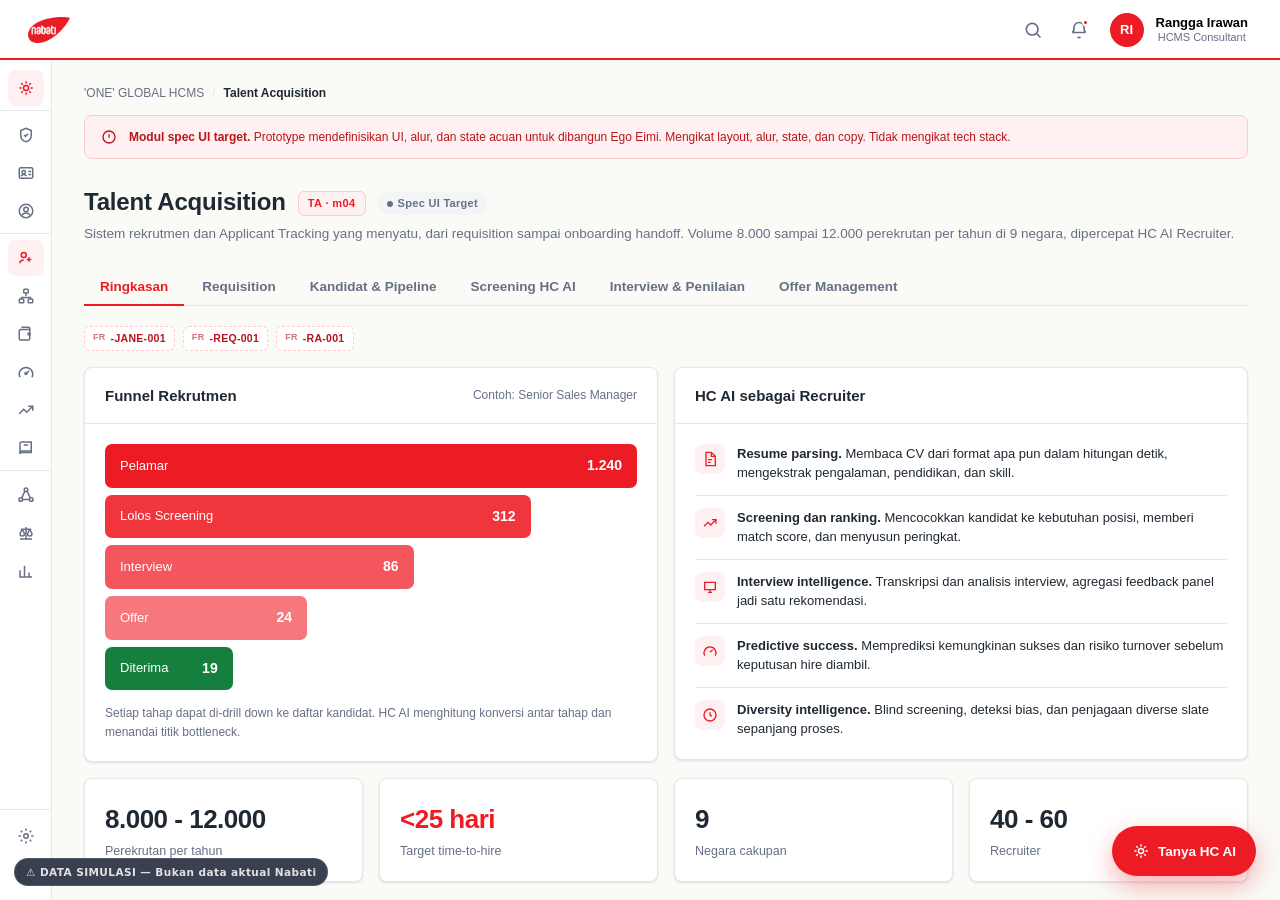
<file: modules/m04-ta.html>
<!DOCTYPE html>
<html lang="id">
<head>
<meta charset="UTF-8">
<meta name="viewport" content="width=device-width, initial-scale=1">
<title>Talent Acquisition  |  'ONE' GLOBAL HCMS</title>
<link rel="stylesheet" href="../assets/css/ds.css">
</head>
<body data-page="m04">

<div class="app-shell">

  <!-- ============ TOPBAR ============ -->
  <header class="topbar">
    <a class="brand" href="../dashboard.html">
      <img src="../assets/img/nabati-logo.png" alt="Nabati">
      <span class="brand-name">'ONE' GLOBAL HCMS<small>Nabati HCMS 2.0 Project</small></span>
    </a>
    <div class="topbar-spacer"></div>
    <div class="topbar-actions">
      <button class="icon-btn" aria-label="Cari" onclick="hcToast('Pencarian global tersedia pada build berikutnya.')">
        <svg viewBox="0 0 24 24" fill="none" stroke="currentColor" stroke-width="2" width="20" height="20"><circle cx="11" cy="11" r="7"/><path d="M21 21l-4.3-4.3"/></svg>
      </button>
      <button class="icon-btn" aria-label="Notifikasi" onclick="hcToast('Pusat notifikasi tersedia pada build berikutnya.')">
        <span class="dot"></span>
        <svg viewBox="0 0 24 24" fill="none" stroke="currentColor" stroke-width="2" width="20" height="20"><path d="M6 9a6 6 0 1 1 12 0c0 5 2 6 2 6H4s2-1 2-6Z"/><path d="M10 21h4"/></svg>
      </button>
      <button class="user-chip">
        <span class="avatar">RI</span>
        <span class="who"><b>Rangga Irawan</b><span>HCMS Consultant</span></span>
      </button>
    </div>
  </header>

  <!-- ============ SIDEBAR ============ -->
  <aside class="sidebar">
    <nav class="nav-scroll">
      <div class="nav-group">
        <a class="nav-item" data-nav="hcai" href="../dashboard.html" data-tooltip="HC AI">
          <svg viewBox="0 0 24 24" fill="none" stroke="currentColor" stroke-width="2"><circle cx="12" cy="12" r="3.4"/><path d="M12 3v3M12 18v3M3 12h3M18 12h3M5.6 5.6l2.1 2.1M16.3 16.3l2.1 2.1M18.4 5.6l-2.1 2.1M7.7 16.3l-2.1 2.1"/></svg>
          <span>HC AI</span>
        </a>
      </div>
      <div class="nav-group">
        <div class="nav-group-label">MODUL INTI</div>
        <a class="nav-item" data-nav="m01" data-module="m01" href="m01-rbac.html" data-tooltip="Role & Access (RBAC)">
          <svg viewBox="0 0 24 24" fill="none" stroke="currentColor" stroke-width="2"><path d="M12 3l7 3v6c0 5-3 8-7 9-4-1-7-4-7-9V6z"/><path d="M9.5 12l1.8 1.8 3.4-3.6"/></svg>
          <span>Role &amp; Access</span><span class="code">RBAC</span>
        </a>
        <a class="nav-item" data-nav="m02" data-module="m02" href="m02-eam.html" data-tooltip="Employee Admin (EAM)">
          <svg viewBox="0 0 24 24" fill="none" stroke="currentColor" stroke-width="2"><rect x="3" y="5" width="18" height="14" rx="2"/><circle cx="9" cy="11" r="2.2"/><path d="M5.5 16.4c.6-1.7 2-2.4 3.5-2.4s2.9.7 3.5 2.4M15 10h4M15 14h4"/></svg>
          <span>Employee Admin</span><span class="code">EAM</span>
        </a>
        <a class="nav-item" data-nav="m03" data-module="m03" href="m03-ess.html" data-tooltip="Self-Service (ESS)">
          <svg viewBox="0 0 24 24" fill="none" stroke="currentColor" stroke-width="2"><circle cx="12" cy="12" r="9"/><circle cx="12" cy="10" r="3"/><path d="M6.5 18c1-2.4 3-3.4 5.5-3.4s4.5 1 5.5 3.4"/></svg>
          <span>Self-Service</span><span class="code">ESS</span>
        </a>
      </div>
      <div class="nav-group">
        <div class="nav-group-label">TALENT &amp; KINERJA</div>
        <a class="nav-item" data-nav="m04" data-module="m04" href="m04-ta.html" data-tooltip="Talent Acquisition (TA)">
          <svg viewBox="0 0 24 24" fill="none" stroke="currentColor" stroke-width="2"><circle cx="9" cy="8" r="3.4"/><path d="M3.5 19c.7-3 3-4.5 5.5-4.5"/><path d="M16 11v6M13 14h6"/></svg>
          <span>Talent Acquisition</span><span class="code">TA</span>
        </a>
        <a class="nav-item" data-nav="m05" data-module="m05" href="m05-org.html" data-tooltip="Organization Design (ORG)">
          <svg viewBox="0 0 24 24" fill="none" stroke="currentColor" stroke-width="2"><rect x="9" y="3" width="6" height="5" rx="1"/><rect x="3" y="16" width="6" height="5" rx="1"/><rect x="15" y="16" width="6" height="5" rx="1"/><path d="M12 8v4M6 16v-2h12v2"/></svg>
          <span>Organization Design</span><span class="code">ORG</span>
        </a>
        <a class="nav-item" data-nav="m06" data-module="m06" href="m06-cnb.html" data-tooltip="Compensation & Benefit (CNB)">
          <svg viewBox="0 0 24 24" fill="none" stroke="currentColor" stroke-width="2"><path d="M3 8a2 2 0 0 1 2-2h12v12a2 2 0 0 1-2 2H5a2 2 0 0 1-2-2z"/><path d="M17 6V5a2 2 0 0 0-2-2H6"/><circle cx="16" cy="12" r="1.4"/></svg>
          <span>Compensation &amp; Benefit</span><span class="code">CNB</span>
        </a>
        <a class="nav-item" data-nav="m07" data-module="m07" href="m07-pms.html" data-tooltip="Performance (PMS)">
          <svg viewBox="0 0 24 24" fill="none" stroke="currentColor" stroke-width="2"><path d="M4 19a9 9 0 1 1 16 0"/><path d="M12 14l4-3.5"/><circle cx="12" cy="14" r="1.4"/></svg>
          <span>Performance</span><span class="code">PMS</span>
        </a>
        <a class="nav-item" data-nav="m08" data-module="m08" href="m08-cm.html" data-tooltip="Career Management (CM)">
          <svg viewBox="0 0 24 24" fill="none" stroke="currentColor" stroke-width="2"><path d="M3 17l6-6 4 4 8-8"/><path d="M15 7h6v6"/></svg>
          <span>Career Management</span><span class="code">CM</span>
        </a>
        <a class="nav-item" data-nav="m09" data-module="m09" href="m09-lms.html" data-tooltip="Learning Management (LMS)">
          <svg viewBox="0 0 24 24" fill="none" stroke="currentColor" stroke-width="2"><path d="M4 6a2 2 0 0 1 2-2h13v14H6a2 2 0 0 0-2 2z"/><path d="M4 18a2 2 0 0 1 2-2h13"/><path d="M9 8h6"/></svg>
          <span>Learning Management</span><span class="code">LMS</span>
        </a>
      </div>
      <div class="nav-group">
        <div class="nav-group-label">ORGANISASI &amp; ANALITIK</div>
        <a class="nav-item" data-nav="m10" data-module="m10" href="m10-od.html" data-tooltip="Org Development (OD)">
          <svg viewBox="0 0 24 24" fill="none" stroke="currentColor" stroke-width="2"><circle cx="12" cy="5" r="2.4"/><circle cx="5" cy="18" r="2.4"/><circle cx="19" cy="18" r="2.4"/><path d="M10.5 6.8 6.4 15.9M13.5 6.8l4.1 9.1M7.4 18h9.2"/></svg>
          <span>Org Development</span><span class="code">OD</span>
        </a>
        <a class="nav-item" data-nav="m11" data-module="m11" href="m11-ir.html" data-tooltip="Industrial Relationship (IR)">
          <svg viewBox="0 0 24 24" fill="none" stroke="currentColor" stroke-width="2"><path d="M12 4v16M4 20h16"/><path d="M7 7 4 13a3 3 0 0 0 6 0L7 7M17 7l-3 6a3 3 0 0 0 6 0l-3-6M5 7h14"/></svg>
          <span>Industrial Relationship</span><span class="code">IR</span>
        </a>
        <a class="nav-item" data-nav="m12" data-module="m12" href="m12-pa.html" data-tooltip="People Analytics (PA)">
          <svg viewBox="0 0 24 24" fill="none" stroke="currentColor" stroke-width="2"><path d="M4 20V11M10 20V5M16 20v-6M20 20H3"/></svg>
          <span>People Analytics</span><span class="code">PA</span>
        </a>
      </div>
    </nav>
    <div class="sidebar-foot">
      <a class="nav-item" href="#" onclick="hcToast('Layar pengaturan tersedia pada build berikutnya.');return false;" data-tooltip="Pengaturan">
        <svg viewBox="0 0 24 24" fill="none" stroke="currentColor" stroke-width="2"><circle cx="12" cy="12" r="3"/><path d="M12 2v3M12 19v3M2 12h3M19 12h3M5 5l2 2M17 17l2 2M19 5l-2 2M7 17l-2 2"/></svg>
        <span>Pengaturan</span>
      </a>
      <a class="nav-item" href="../index.html" data-tooltip="Keluar">
        <svg viewBox="0 0 24 24" fill="none" stroke="currentColor" stroke-width="2"><path d="M16 17l5-5-5-5M21 12H9M9 21H5a2 2 0 0 1-2-2V5a2 2 0 0 1 2-2h4"/></svg>
        <span>Keluar</span>
      </a>
      <p class="t-caption" style="padding:8px 12px 2px">Prototype v5.5  ·  12 modul lengkap</p>
    </div>
  </aside>

  <!-- ============ MAIN ============ -->
  <main class="main">
    <div class="main-inner">

      <div class="breadcrumb">
        <a href="../dashboard.html">'ONE' GLOBAL HCMS</a>
        <span class="sep">/</span>
        <span class="here">Talent Acquisition</span>
      </div>

      <div class="proto-banner">
        <svg viewBox="0 0 24 24" fill="none" stroke="currentColor" stroke-width="2"><circle cx="12" cy="12" r="9"/><path d="M12 8v5M12 16h.01"/></svg>
        <span><b>Modul spec UI target.</b> Prototype mendefinisikan UI, alur, dan state acuan untuk dibangun Ego Eimi. Mengikat layout, alur, state, dan copy. Tidak mengikat tech stack.</span>
      </div>

      <div class="page-header">
        <div class="mod-titlebar">
          <h1 class="t-page">Talent Acquisition</h1>
          <span class="mod-code">TA  ·  m04</span>
          <span class="badge badge--neutral"><span class="tick"></span>Spec UI Target</span>
        </div>
        <p>Sistem rekrutmen dan Applicant Tracking yang menyatu, dari requisition sampai onboarding handoff. Volume 8.000 sampai 12.000 perekrutan per tahun di 9 negara, dipercepat HC AI Recruiter.</p>
      </div>

      <div class="tabs">
        <button class="tab is-active" data-tab="ringkasan">Ringkasan</button>
        <button class="tab" data-tab="requisition">Requisition</button>
        <button class="tab" data-tab="pipeline">Kandidat &amp; Pipeline</button>
        <button class="tab" data-tab="screening">Screening HC AI</button>
        <button class="tab" data-tab="interview">Interview &amp; Penilaian</button>
        <button class="tab" data-tab="offer">Offer Management</button>
      </div>

      <!-- ===== TAB 1 : RINGKASAN ===== -->
      <section data-panel="ringkasan">
        <div class="fr-row">
          <span class="fr-chip">-JANE-001</span>
          <span class="fr-chip">-REQ-001</span>
          <span class="fr-chip">-RA-001</span>
        </div>

        <div class="grid grid-2" style="align-items:start">
          <div class="card">
            <div class="card-head"><span class="t-section" style="font-size:15px">Funnel Rekrutmen</span><span class="t-caption">Contoh: Senior Sales Manager</span></div>
            <div class="card-body">
              <div class="funnel">
                <div class="funnel-row"><div class="funnel-bar" style="width:100%"><span>Pelamar</span><b>1.240</b></div></div>
                <div class="funnel-row"><div class="funnel-bar" style="width:80%"><span>Lolos Screening</span><b>312</b></div></div>
                <div class="funnel-row"><div class="funnel-bar" style="width:58%"><span>Interview</span><b>86</b></div></div>
                <div class="funnel-row"><div class="funnel-bar" style="width:38%"><span>Offer</span><b>24</b></div></div>
                <div class="funnel-row"><div class="funnel-bar" style="width:24%"><span>Diterima</span><b>19</b></div></div>
              </div>
              <p class="t-caption" style="margin-top:14px">Setiap tahap dapat di-drill down ke daftar kandidat. HC AI menghitung konversi antar tahap dan menandai titik bottleneck.</p>
            </div>
          </div>

          <div class="card">
            <div class="card-head"><span class="t-section" style="font-size:15px">HC AI sebagai Recruiter</span></div>
            <div class="card-body" style="padding-top:8px;padding-bottom:8px">
              <div class="insight">
                <span class="ii"><svg viewBox="0 0 24 24" fill="none" stroke="currentColor" stroke-width="2"><path d="M6 2h8l6 6v14H6z"/><path d="M14 2v6h6M9 13h6M9 17h4"/></svg></span>
                <span class="it"><b>Resume parsing.</b> Membaca CV dari format apa pun dalam hitungan detik, mengekstrak pengalaman, pendidikan, dan skill.</span>
              </div>
              <div class="insight">
                <span class="ii"><svg viewBox="0 0 24 24" fill="none" stroke="currentColor" stroke-width="2"><path d="M3 17l6-6 4 4 8-8"/><path d="M15 7h6v6"/></svg></span>
                <span class="it"><b>Screening dan ranking.</b> Mencocokkan kandidat ke kebutuhan posisi, memberi match score, dan menyusun peringkat.</span>
              </div>
              <div class="insight">
                <span class="ii"><svg viewBox="0 0 24 24" fill="none" stroke="currentColor" stroke-width="2"><path d="M4 5h16v11H4z"/><path d="M9 20h6M12 16v4"/></svg></span>
                <span class="it"><b>Interview intelligence.</b> Transkripsi dan analisis interview, agregasi feedback panel jadi satu rekomendasi.</span>
              </div>
              <div class="insight">
                <span class="ii"><svg viewBox="0 0 24 24" fill="none" stroke="currentColor" stroke-width="2"><path d="M4 19a9 9 0 1 1 16 0"/><path d="M12 14l4-3.5"/></svg></span>
                <span class="it"><b>Predictive success.</b> Memprediksi kemungkinan sukses dan risiko turnover sebelum keputusan hire diambil.</span>
              </div>
              <div class="insight">
                <span class="ii"><svg viewBox="0 0 24 24" fill="none" stroke="currentColor" stroke-width="2"><circle cx="12" cy="12" r="9"/><path d="M12 8v4l3 2"/></svg></span>
                <span class="it"><b>Diversity intelligence.</b> Blind screening, deteksi bias, dan penjagaan diverse slate sepanjang proses.</span>
              </div>
            </div>
          </div>
        </div>

        <div class="grid grid-4" style="margin-top:16px">
          <div class="card stat"><div class="num">8.000 - 12.000</div><div class="lbl">Perekrutan per tahun</div></div>
          <div class="card stat"><div class="num accent">&lt;25 hari</div><div class="lbl">Target time-to-hire</div></div>
          <div class="card stat"><div class="num">9</div><div class="lbl">Negara cakupan</div></div>
          <div class="card stat"><div class="num">40 - 60</div><div class="lbl">Recruiter</div></div>
        </div>
      </section>

      <!-- ===== TAB 2 : REQUISITION ===== -->
      <section data-panel="requisition" style="display:none">
        <div class="fr-row">
          <span class="fr-chip">-REQ-001</span>
          <span class="fr-chip">-REQ-002</span>
          <span class="fr-chip">-REQ-003</span>
        </div>

        <div class="card" style="margin-bottom:16px">
          <div class="card-head"><span class="t-section" style="font-size:15px">Daftar Requisition</span><button class="btn btn--primary btn--sm" onclick="hcToast('Membuka pembuatan requisition dengan bantuan HC AI.')">Buat Requisition</button></div>
          <div class="table-wrap">
            <table class="data">
              <thead><tr><th>Posisi</th><th>Lokasi</th><th>Tipe</th><th>Recruiter</th><th>Hari Terbuka</th><th>Status</th></tr></thead>
              <tbody>
                <tr><td>Senior Sales Manager</td><td>Jakarta, Indonesia</td><td>Permanen</td><td>Dewi Kartika</td><td>18 hari</td><td><span class="badge badge--ok">Aktif</span></td></tr>
                <tr><td>Production Supervisor</td><td>Subang, Indonesia</td><td>Permanen</td><td>Bayu Pratama</td><td>9 hari</td><td><span class="badge badge--ok">Aktif</span></td></tr>
                <tr><td>Area Sales Executive</td><td>Kuala Lumpur, Malaysia</td><td>Permanen</td><td>Dewi Kartika</td><td>4 hari</td><td><span class="badge badge--high">Menunggu Persetujuan</span></td></tr>
                <tr><td>Finance Analyst</td><td>Ho Chi Minh, Vietnam</td><td>Kontrak</td><td>Belum ditugaskan</td><td>2 hari</td><td><span class="badge badge--high">Menunggu Persetujuan</span></td></tr>
                <tr><td>Warehouse Staff (12 posisi)</td><td>Bekasi, Indonesia</td><td>Permanen</td><td>Bayu Pratama</td><td>25 hari</td><td><span class="badge badge--neutral">Ditahan</span></td></tr>
              </tbody>
            </table>
          </div>
        </div>

        <div class="grid grid-2" style="align-items:start">
          <div class="card">
            <div class="card-head"><span class="t-section" style="font-size:15px">Alur Persetujuan Requisition</span></div>
            <div class="card-body">
              <div class="wf">
                <div class="wf-step done">
                  <div class="dot"><svg viewBox="0 0 24 24" fill="none" stroke="currentColor" stroke-width="3"><path d="M20 6 9 17l-5-5"/></svg></div>
                  <div class="wf-lbl">Manager</div><div class="wf-sub">Verifikasi headcount</div>
                </div>
                <div class="wf-step done">
                  <div class="dot"><svg viewBox="0 0 24 24" fill="none" stroke="currentColor" stroke-width="3"><path d="M20 6 9 17l-5-5"/></svg></div>
                  <div class="wf-lbl">HRBP</div><div class="wf-sub">Selaras workforce plan</div>
                </div>
                <div class="wf-step active">
                  <div class="dot">3</div>
                  <div class="wf-lbl">Finance</div><div class="wf-sub">Cek ketersediaan budget</div>
                </div>
                <div class="wf-step">
                  <div class="dot">4</div>
                  <div class="wf-lbl">Dept Head</div><div class="wf-sub">Posisi strategis</div>
                </div>
              </div>
              <p class="t-caption" style="margin-top:16px">Routing persetujuan dapat dikonfigurasi paralel atau berurutan. Eskalasi otomatis bila tidak ada aksi dalam 2 hari kerja.</p>
            </div>
          </div>

          <div class="card card-soft">
            <div class="card-body">
              <div class="flex gap-3" style="align-items:flex-start">
                <span class="hcai-mark" style="width:40px;height:40px;border-radius:11px;box-shadow:none;flex:none"><svg viewBox="0 0 24 24" fill="none" stroke="#fff" stroke-width="2" width="20" height="20"><circle cx="12" cy="12" r="3.4"/><path d="M12 3v3M12 18v3M3 12h3M18 12h3M5.6 5.6l2.1 2.1M16.3 16.3l2.1 2.1M18.4 5.6l-2.1 2.1M7.7 16.3l-2.1 2.1"/></svg></span>
                <div>
                  <b style="font-size:14px">HC AI Pre-Fill</b>
                  <p style="font-size:13px;color:var(--nabati-text-secondary);margin-top:6px">Saat hiring manager memulai requisition, HC AI menyusun draf job description, kualifikasi, dan rentang gaji berdasarkan posisi serupa di masa lalu. Bahasa dicek bebas bias sebelum diposting.</p>
                </div>
              </div>
            </div>
          </div>
        </div>
      </section>

      <!-- ===== TAB 3 : KANDIDAT & PIPELINE ===== -->
      <section data-panel="pipeline" style="display:none">
        <div class="fr-row">
          <span class="fr-chip">-CAND-001</span>
          <span class="fr-chip">-CAND-002</span>
          <span class="fr-chip">-SOURCE-001</span>
        </div>

        <p class="t-label" style="margin-bottom:12px">Pipeline requisition: Senior Sales Manager - Jakarta</p>
        <div class="kanban" style="margin-bottom:20px">
          <div class="kan-col">
            <div class="kan-col-head"><b>Pelamar</b><span class="kan-count">5</span></div>
            <div class="kan-card"><div class="flex-between"><div><div class="kc-name">Ahmad Fauzi</div><div class="kc-sub">8 thn FMCG sales</div></div><span class="score-badge sm exc">94</span></div></div>
            <div class="kan-card"><div class="flex-between"><div><div class="kc-name">Putri Lestari</div><div class="kc-sub">6 thn regional sales</div></div><span class="score-badge sm strong">82</span></div></div>
            <div class="kan-card"><div class="flex-between"><div><div class="kc-name">Hendra Wijaya</div><div class="kc-sub">5 thn distribusi</div></div><span class="score-badge sm strong">78</span></div></div>
            <div class="kan-card"><div class="flex-between"><div><div class="kc-name">Sari Indah</div><div class="kc-sub">4 thn B2C sales</div></div><span class="score-badge sm mod">66</span></div></div>
            <div class="kan-card"><div class="flex-between"><div><div class="kc-name">Rizky Aditya</div><div class="kc-sub">3 thn retail</div></div><span class="score-badge sm weak">54</span></div></div>
          </div>
          <div class="kan-col">
            <div class="kan-col-head"><b>Screening</b><span class="kan-count">3</span></div>
            <div class="kan-card"><div class="flex-between"><div><div class="kc-name">Maya Anggraini</div><div class="kc-sub">Tes aptitude</div></div><span class="score-badge sm exc">91</span></div></div>
            <div class="kan-card"><div class="flex-between"><div><div class="kc-name">Doni Saputra</div><div class="kc-sub">Tes aptitude</div></div><span class="score-badge sm strong">84</span></div></div>
            <div class="kan-card"><div class="flex-between"><div><div class="kc-name">Lina Marlina</div><div class="kc-sub">Phone screen</div></div><span class="score-badge sm strong">79</span></div></div>
          </div>
          <div class="kan-col">
            <div class="kan-col-head"><b>Interview</b><span class="kan-count">3</span></div>
            <div class="kan-card"><div class="flex-between"><div><div class="kc-name">Agus Setiawan</div><div class="kc-sub">Final round</div></div><span class="score-badge sm exc">93</span></div></div>
            <div class="kan-card"><div class="flex-between"><div><div class="kc-name">Nadia Putri</div><div class="kc-sub">Round 2</div></div><span class="score-badge sm exc">90</span></div></div>
            <div class="kan-card"><div class="flex-between"><div><div class="kc-name">Bambang Hartono</div><div class="kc-sub">Round 1</div></div><span class="score-badge sm strong">81</span></div></div>
          </div>
          <div class="kan-col">
            <div class="kan-col-head"><b>Offer</b><span class="kan-count">2</span></div>
            <div class="kan-card"><div class="flex-between"><div><div class="kc-name">Agus Setiawan</div><div class="kc-sub">Offer terkirim</div></div><span class="score-badge sm exc">93</span></div></div>
            <div class="kan-card"><div class="flex-between"><div><div class="kc-name">Nadia Putri</div><div class="kc-sub">Negosiasi</div></div><span class="score-badge sm exc">90</span></div></div>
          </div>
          <div class="kan-col">
            <div class="kan-col-head"><b>Diterima</b><span class="kan-count">1</span></div>
            <div class="kan-card"><div class="flex-between"><div><div class="kc-name">Agus Setiawan</div><div class="kc-sub">Mulai 1 Juli 2026</div></div><span class="score-badge sm exc">93</span></div></div>
          </div>
        </div>

        <div class="card">
          <div class="card-head"><span class="t-section" style="font-size:15px">Talent Pool</span></div>
          <div class="card-body">
            <div class="grid grid-3" style="gap:12px">
              <div class="card" style="padding:14px"><div class="flex-between"><b style="font-size:13px">Silver Medalist</b><span class="badge badge--neutral">142</span></div><p class="t-caption" style="margin-top:6px">Finalis berkualitas yang belum terpilih</p></div>
              <div class="card" style="padding:14px"><div class="flex-between"><b style="font-size:13px">Passive Candidate</b><span class="badge badge--neutral">318</span></div><p class="t-caption" style="margin-top:6px">Hasil sourcing, belum melamar aktif</p></div>
              <div class="card" style="padding:14px"><div class="flex-between"><b style="font-size:13px">Alumni</b><span class="badge badge--neutral">67</span></div><p class="t-caption" style="margin-top:6px">Mantan karyawan layak rehire</p></div>
            </div>
            <p class="t-caption" style="margin-top:14px">Saat requisition baru dibuka, HC AI mencari talent pool lebih dulu dan menyarankan kandidat yang cocok.</p>
          </div>
        </div>
      </section>

      <!-- ===== TAB 4 : SCREENING HC AI ===== -->
      <section data-panel="screening" style="display:none">
        <div class="fr-row">
          <span class="fr-chip">-JANE-001</span>
          <span class="fr-chip">-JANE-002</span>
          <span class="fr-chip">-JANE-006</span>
          <span class="fr-chip">-JANE-007</span>
        </div>

        <div class="grid grid-2" style="align-items:start">
          <div>
            <div class="card" style="margin-bottom:16px">
              <div class="card-head"><span class="t-section" style="font-size:15px">Screening HC AI</span></div>
              <div class="card-body">
                <div class="msg msg--user" style="margin-bottom:14px">
                  <div class="msg-avatar">DK</div>
                  <div class="msg-body"><div class="msg-who">Dewi Kartika, Recruiter</div><div class="msg-text"><p>Screening semua pelamar untuk posisi Senior Sales Manager.</p></div></div>
                </div>
                <div class="msg msg--ai">
                  <div class="msg-avatar"><svg viewBox="0 0 24 24" fill="none" stroke="currentColor" stroke-width="2"><circle cx="12" cy="12" r="3.4"/><path d="M12 3v3M12 18v3M3 12h3M18 12h3M5.6 5.6l2.1 2.1M16.3 16.3l2.1 2.1M18.4 5.6l-2.1 2.1M7.7 16.3l-2.1 2.1"/></svg></div>
                  <div class="msg-body"><div class="msg-who">HC AI</div><div class="msg-text">
                    <p>Selesai menganalisis 247 CV dalam 8 menit. 15 kandidat teratas sudah diranking dengan match score. 3 kandidat luar biasa ditandai untuk review segera.</p>
                  </div></div>
                </div>
              </div>
            </div>
            <div class="card card-soft">
              <div class="card-body">
                <b style="font-size:14px">Mitigasi bias</b>
                <p style="font-size:13px;color:var(--nabati-text-secondary);margin-top:6px">Mode blind screening dapat menyembunyikan nama, foto, dan tanggal lulus selama penilaian. HC AI memantau pola bias dan menjaga diverse slate pada peringkat teratas.</p>
                <div class="flex gap-2" style="margin-top:12px;align-items:center">
                  <span class="badge badge--neutral">Blind screening: aktif</span>
                  <span class="badge badge--ok">Diverse slate terpenuhi</span>
                </div>
              </div>
            </div>
          </div>

          <div class="card">
            <div class="card-head"><span class="t-section" style="font-size:15px">Kandidat Terangkat HC AI</span><span class="t-caption">Top 5 dari 247</span></div>
            <div class="card-body" style="padding-top:4px;padding-bottom:4px">
              <div class="rank-row">
                <span class="rank-no">1</span>
                <div class="rk-body"><b>Ahmad Fauzi</b><p>8 thn pengalaman FMCG sales, kepemimpinan tim regional terbukti, fasih Mandarin untuk ekspansi China.</p></div>
                <span class="score-badge exc">94</span>
              </div>
              <div class="rank-row">
                <span class="rank-no">2</span>
                <div class="rk-body"><b>Maya Anggraini</b><p>Pertumbuhan karier konsisten, skor aptitude persentil 91, indikator cultural fit kuat.</p></div>
                <span class="score-badge exc">91</span>
              </div>
              <div class="rank-row">
                <span class="rank-no">3</span>
                <div class="rk-body"><b>Doni Saputra</b><p>Rekam jejak target tercapai, pengalaman lintas kanal, perlu pendalaman pengalaman B2B.</p></div>
                <span class="score-badge strong">84</span>
              </div>
              <div class="rank-row">
                <span class="rank-no">4</span>
                <div class="rk-body"><b>Putri Lestari</b><p>6 thn regional sales, jejak ekspansi pasar, ekspektasi gaji dalam rentang budget.</p></div>
                <span class="score-badge strong">82</span>
              </div>
              <div class="rank-row">
                <span class="rank-no">5</span>
                <div class="rk-body"><b>Lina Marlina</b><p>Latar distribusi solid, indikator kepemimpinan baik, pengalaman lintas negara terbatas.</p></div>
                <span class="score-badge strong">79</span>
              </div>
            </div>
          </div>
        </div>
      </section>

      <!-- ===== TAB 5 : INTERVIEW & PENILAIAN ===== -->
      <section data-panel="interview" style="display:none">
        <div class="fr-row">
          <span class="fr-chip">-INT-001</span>
          <span class="fr-chip">-INT-002</span>
          <span class="fr-chip">-INT-003</span>
          <span class="fr-chip">-JANE-004</span>
        </div>

        <div class="grid grid-2" style="align-items:start">
          <div class="card">
            <div class="card-head"><span class="t-section" style="font-size:15px">Jadwal Interview</span></div>
            <div class="card-body" style="padding-top:6px;padding-bottom:6px">
              <div class="pend-row"><span class="pi"><svg viewBox="0 0 24 24" fill="none" stroke="currentColor" stroke-width="2"><rect x="3" y="5" width="18" height="16" rx="2"/><path d="M3 9h18M8 3v4M16 3v4"/></svg></span><div class="pt">Agus Setiawan - Final Round<span>28 Mei, 14.00 WIB · Panel 3 orang</span></div><span class="badge badge--ok">Terkonfirmasi</span></div>
              <div class="pend-row"><span class="pi"><svg viewBox="0 0 24 24" fill="none" stroke="currentColor" stroke-width="2"><rect x="3" y="5" width="18" height="16" rx="2"/><path d="M3 9h18M8 3v4M16 3v4"/></svg></span><div class="pt">Nadia Putri - Round 2<span>29 Mei, 10.00 WIB · Hiring Manager</span></div><span class="badge badge--ok">Terkonfirmasi</span></div>
              <div class="pend-row"><span class="pi"><svg viewBox="0 0 24 24" fill="none" stroke="currentColor" stroke-width="2"><rect x="3" y="5" width="18" height="16" rx="2"/><path d="M3 9h18M8 3v4M16 3v4"/></svg></span><div class="pt">Bambang Hartono - Round 1<span>30 Mei, 15.30 WIB · Technical Assessor</span></div><span class="badge badge--high">Menunggu kandidat</span></div>
            </div>
          </div>

          <div class="card">
            <div class="card-head"><span class="t-section" style="font-size:15px">Scorecard Interview</span><span class="t-caption">Agus Setiawan</span></div>
            <div class="card-body">
              <div class="score-row"><span>Kepemimpinan tim</span><span class="rating"><i class="on"></i><i class="on"></i><i class="on"></i><i class="on"></i><i></i></span></div>
              <div class="score-row"><span>Problem solving</span><span class="rating"><i class="on"></i><i class="on"></i><i class="on"></i><i class="on"></i><i class="on"></i></span></div>
              <div class="score-row"><span>Komunikasi</span><span class="rating"><i class="on"></i><i class="on"></i><i class="on"></i><i class="on"></i><i></i></span></div>
              <div class="score-row"><span>Cultural fit</span><span class="rating"><i class="on"></i><i class="on"></i><i class="on"></i><i class="on"></i><i></i></span></div>
              <div class="kv mt-4" style="border:none"><span class="k">Rekomendasi panel</span><span class="v"><span class="badge badge--ok">Strong Hire</span></span></div>
              <div class="card card-soft" style="margin-top:12px">
                <div class="card-body" style="padding:12px">
                  <span class="t-caption">Ringkasan HC AI</span>
                  <p style="font-size:12.5px;margin-top:4px">Tiga interviewer sepakat pada rating tinggi. HC AI mengagregasi feedback dan menandai konsistensi penilaian antar panel.</p>
                </div>
              </div>
            </div>
          </div>
        </div>
      </section>

      <!-- ===== TAB 6 : OFFER MANAGEMENT ===== -->
      <section data-panel="offer" style="display:none">
        <div class="fr-row">
          <span class="fr-chip">-OFFER-001</span>
          <span class="fr-chip">-OFFER-002</span>
          <span class="fr-chip">-OFFER-003</span>
        </div>

        <div class="grid grid-2" style="align-items:start">
          <div class="card">
            <div class="card-head"><span class="t-section" style="font-size:15px">Penyusunan Offer</span><span class="t-caption">Agus Setiawan</span></div>
            <div class="card-body">
              <div class="kv"><span class="k">Posisi</span><span class="v">Senior Sales Manager</span></div>
              <div class="kv"><span class="k">Lokasi</span><span class="v">Jakarta, Indonesia</span></div>
              <div class="kv"><span class="k">Gaji Pokok</span><span class="v">IDR 32.000.000 / bulan</span></div>
              <div class="kv"><span class="k">Tunjangan dan Bonus</span><span class="v">Skema komisi sales</span></div>
              <div class="kv"><span class="k">Tanggal Mulai</span><span class="v">1 Juli 2026</span></div>

              <p class="t-label" style="margin-top:18px;margin-bottom:0">Benchmark Pasar HC AI</p>
              <div class="bench-track">
                <div class="bench-range" style="left:28%;width:44%"></div>
                <div class="bench-pin" style="left:58%"></div>
              </div>
              <div class="flex-between"><span class="t-caption">Persentil 25</span><span class="t-caption">Persentil 75</span></div>
              <p class="t-caption" style="margin-top:10px">Offer berada di sekitar persentil 60 pasar untuk peran ini. HC AI memperkirakan probabilitas penerimaan tinggi dan tidak ada kompresi gaji internal.</p>
              <p class="t-caption" style="margin-top:8px">Angka di atas adalah data contoh untuk prototype.</p>
            </div>
          </div>

          <div class="card">
            <div class="card-head"><span class="t-section" style="font-size:15px">Status Offer</span></div>
            <div class="table-wrap">
              <table class="data">
                <thead><tr><th>Kandidat</th><th>Posisi</th><th>Dikirim</th><th>Status</th></tr></thead>
                <tbody>
                  <tr><td>Agus Setiawan</td><td>Senior Sales Manager</td><td>24 Mei 2026</td><td><span class="badge badge--ok">Diterima</span></td></tr>
                  <tr><td>Nadia Putri</td><td>Senior Sales Manager</td><td>25 Mei 2026</td><td><span class="badge badge--high">Negosiasi</span></td></tr>
                  <tr><td>Maya Anggraini</td><td>Area Sales Executive</td><td>23 Mei 2026</td><td><span class="badge badge--ok">Diterima</span></td></tr>
                  <tr><td>Doni Saputra</td><td>Production Supervisor</td><td>20 Mei 2026</td><td><span class="badge badge--neutral">Ditolak</span></td></tr>
                </tbody>
              </table>
            </div>
            <div class="card-body">
              <p class="t-caption">Offer dikirim digital dengan tanda tangan elektronik. Setelah diterima, data kandidat mengalir ke modul Employee Admin tanpa input ulang, memicu workflow onboarding.</p>
            </div>
          </div>
        </div>
      </section>

      <!-- module cover annotation -->
      <div class="mod-cover">
        <b>m04 Talent Acquisition</b>  ·  Prototype v5.5  ·  26 Mei 2026  ·  Fidelity: High  ·  Modul spec UI target<br>
        Prototype mengikat layout, alur navigasi, state, dan copy. Tidak mengikat tech stack, struktur database, maupun arsitektur backend vendor.<br>
        Acuan: PRD Talent Acquisition &amp; ATS v1.5. Penyebutan agen Jane, Raya, dan Sonya pada PRD telah diharmonkan ke HC AI, dan nama ONE HRMS ke 'ONE' GLOBAL HCMS. Cakupan negara mengikuti 9 negara baku.
      </div>

    </div>
  </main>

</div>

<!-- ============ HC AI FLOATING LAUNCHER ============ -->
<button class="hcai-fab" id="hcaiFab">
  <svg viewBox="0 0 24 24" fill="none" stroke="currentColor" stroke-width="2"><circle cx="12" cy="12" r="3.4"/><path d="M12 3v3M12 18v3M3 12h3M18 12h3M5.6 5.6l2.1 2.1M16.3 16.3l2.1 2.1M18.4 5.6l-2.1 2.1M7.7 16.3l-2.1 2.1"/></svg>
  Tanya HC AI
</button>

<div class="hcai-panel" id="hcaiPanel">
  <div class="hcai-panel-head">
    <span class="mk"><svg viewBox="0 0 24 24" fill="none" stroke="#fff" stroke-width="2"><circle cx="12" cy="12" r="3.4"/><path d="M12 3v3M12 18v3M3 12h3M18 12h3M5.6 5.6l2.1 2.1M16.3 16.3l2.1 2.1M18.4 5.6l-2.1 2.1M7.7 16.3l-2.1 2.1"/></svg></span>
    <div style="flex:1"><b>HC AI</b><span>Modul Talent Acquisition</span></div>
    <button class="icon-btn" id="hcaiPanelClose" aria-label="Tutup">
      <svg viewBox="0 0 24 24" fill="none" stroke="currentColor" stroke-width="2" width="18" height="18"><path d="M18 6 6 18M6 6l12 12"/></svg>
    </button>
  </div>
  <div class="messages" id="hcai-messages">
    <div class="date-label" id="hcai-date-lbl"></div>
    <div class="msg-row" id="hcai-welcome-msg">
      <div class="msg-avatar ai-av">
        <svg viewBox="0 0 24 24" fill="none" stroke="white" stroke-width="2.2" stroke-linecap="round" stroke-linejoin="round" style="width:15px;height:15px">
          <circle cx="12" cy="12" r="9"/><path d="M9 9h.01M15 9h.01"/><path d="M9 13c.5 1 1.5 2 3 2s2.5-1 3-2"/>
        </svg>
      </div>
      <div class="msg-content">
        <div class="msg-bubble ai">
          Selamat datang, <b>Rangga</b>! Saya HC AI. Saya bisa bantu seputar cuti, absensi, slip gaji, kebijakan, dan informasi HR lainnya.
        </div>
        <div class="btn-grid">
          <button class="chat-btn" onclick="handleMenu('shift')"><span class="btn-icon">🗓️</span> Jadwal &amp; Shift</button>
          <button class="chat-btn" onclick="handleMenu('leave')"><span class="btn-icon">🏖️</span> Cuti &amp; Izin</button>
          <button class="chat-btn" onclick="handleMenu('payslip')"><span class="btn-icon">💰</span> Slip Gaji</button>
          <button class="chat-btn" onclick="handleMenu('bpjs')"><span class="btn-icon">🏥</span> BPJS &amp; Benefits</button>
          <button class="chat-btn" onclick="handleMenu('policy')"><span class="btn-icon">📋</span> Kebijakan &amp; FAQ</button>
          <button class="chat-btn" onclick="handleMenu('emergency')"><span class="btn-icon">🚨</span> Bantuan Darurat</button>
        </div>
        <div class="msg-time" id="hcai-welcome-time"></div>
      </div>
    </div>
  </div>
  <div class="input-area">
    <div class="input-wrap">
      <input type="text" id="hcai-input" placeholder="Ketik pertanyaan atau pilih menu..." onkeydown="handleHcAiInput(event)">
      <div class="input-actions">
        <button class="send-btn" onclick="sendHcAiText()" title="Kirim">
          <svg viewBox="0 0 24 24" fill="none" stroke="white" stroke-width="2.5" stroke-linecap="round" stroke-linejoin="round" style="width:14px;height:14px">
            <line x1="22" y1="2" x2="11" y2="13"/><polygon points="22 2 15 22 11 13 2 9 22 2"/>
          </svg>
        </button>
      </div>
    </div>
  </div>

</div>

<script src="../assets/js/core.js"></script>

<style id="wm-style">
.sim-watermark {
  position: fixed; bottom: 14px; left: 14px; z-index: 9999;
  background: rgba(15,23,42,.82); color: rgba(255,255,255,.85);
  font-size: 10.5px; font-weight: 600; letter-spacing: .04em;
  padding: 5px 11px; border-radius: 999px;
  pointer-events: none; user-select: none;
  backdrop-filter: blur(6px);
  border: 1px solid rgba(255,255,255,.12);
  font-family: system-ui, sans-serif;
}
</style>
<div class="sim-watermark">⚠ DATA SIMULASI — Bukan data aktual Nabati</div>

</body>
</html>
</file>
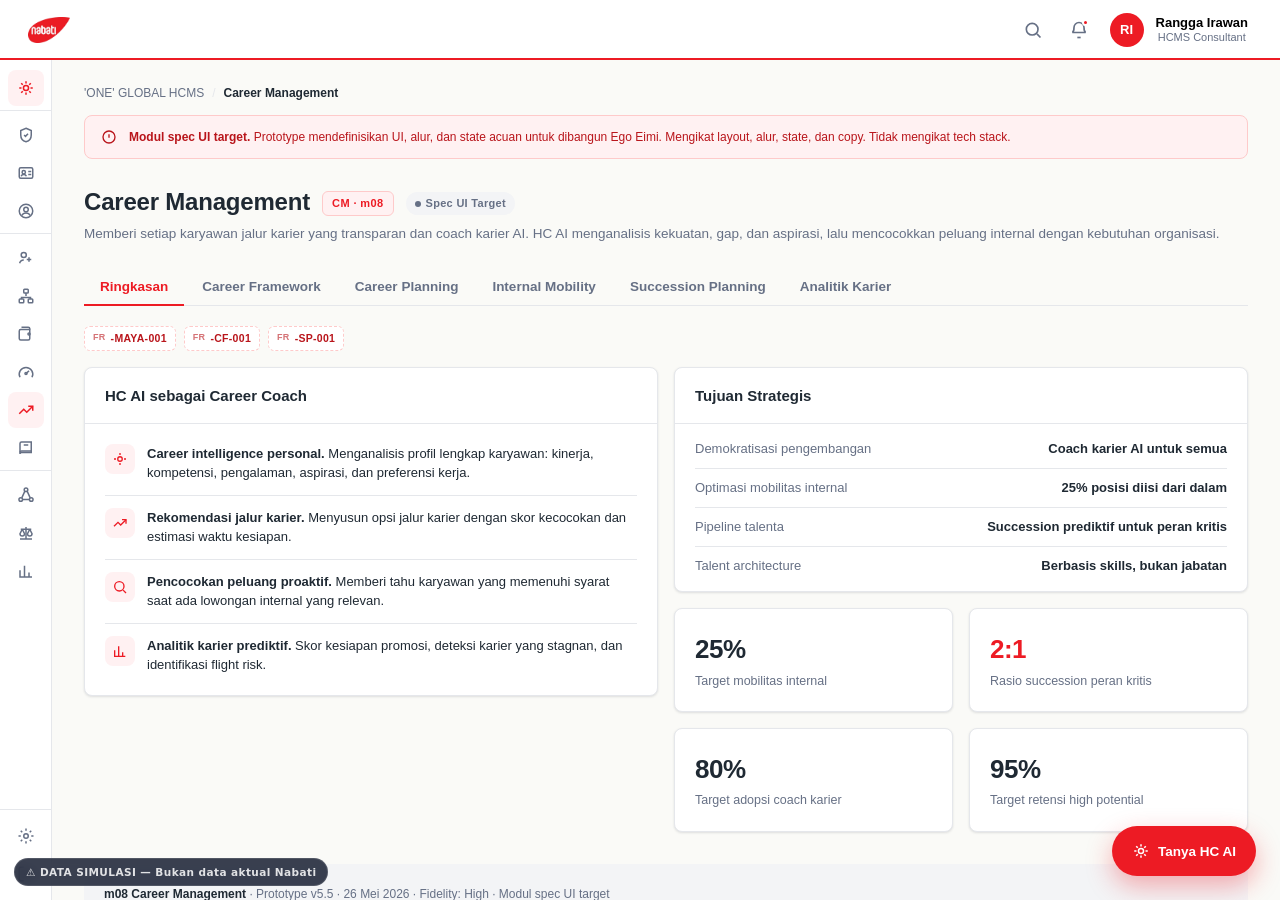
<file: modules/m08-cm.html>
<!DOCTYPE html>
<html lang="id">
<head>
<meta charset="UTF-8">
<meta name="viewport" content="width=device-width, initial-scale=1">
<title>Career Management  |  'ONE' GLOBAL HCMS</title>
<link rel="stylesheet" href="../assets/css/ds.css">
</head>
<body data-page="m08">

<div class="app-shell">

  <!-- ============ TOPBAR ============ -->
  <header class="topbar">
    <a class="brand" href="../dashboard.html">
      <img src="../assets/img/nabati-logo.png" alt="Nabati">
      <span class="brand-name">'ONE' GLOBAL HCMS<small>Nabati HCMS 2.0 Project</small></span>
    </a>
    <div class="topbar-spacer"></div>
    <div class="topbar-actions">
      <button class="icon-btn" aria-label="Cari" onclick="hcToast('Pencarian global tersedia pada build berikutnya.')">
        <svg viewBox="0 0 24 24" fill="none" stroke="currentColor" stroke-width="2" width="20" height="20"><circle cx="11" cy="11" r="7"/><path d="M21 21l-4.3-4.3"/></svg>
      </button>
      <button class="icon-btn" aria-label="Notifikasi" onclick="hcToast('Pusat notifikasi tersedia pada build berikutnya.')">
        <span class="dot"></span>
        <svg viewBox="0 0 24 24" fill="none" stroke="currentColor" stroke-width="2" width="20" height="20"><path d="M6 9a6 6 0 1 1 12 0c0 5 2 6 2 6H4s2-1 2-6Z"/><path d="M10 21h4"/></svg>
      </button>
      <button class="user-chip">
        <span class="avatar">RI</span>
        <span class="who"><b>Rangga Irawan</b><span>HCMS Consultant</span></span>
      </button>
    </div>
  </header>

  <!-- ============ SIDEBAR ============ -->
  <aside class="sidebar">
    <nav class="nav-scroll">
      <div class="nav-group">
        <a class="nav-item" data-nav="hcai" href="../dashboard.html" data-tooltip="HC AI">
          <svg viewBox="0 0 24 24" fill="none" stroke="currentColor" stroke-width="2"><circle cx="12" cy="12" r="3.4"/><path d="M12 3v3M12 18v3M3 12h3M18 12h3M5.6 5.6l2.1 2.1M16.3 16.3l2.1 2.1M18.4 5.6l-2.1 2.1M7.7 16.3l-2.1 2.1"/></svg>
          <span>HC AI</span>
        </a>
      </div>
      <div class="nav-group">
        <div class="nav-group-label">MODUL INTI</div>
        <a class="nav-item" data-nav="m01" data-module="m01" href="m01-rbac.html" data-tooltip="Role & Access (RBAC)">
          <svg viewBox="0 0 24 24" fill="none" stroke="currentColor" stroke-width="2"><path d="M12 3l7 3v6c0 5-3 8-7 9-4-1-7-4-7-9V6z"/><path d="M9.5 12l1.8 1.8 3.4-3.6"/></svg>
          <span>Role &amp; Access</span><span class="code">RBAC</span>
        </a>
        <a class="nav-item" data-nav="m02" data-module="m02" href="m02-eam.html" data-tooltip="Employee Admin (EAM)">
          <svg viewBox="0 0 24 24" fill="none" stroke="currentColor" stroke-width="2"><rect x="3" y="5" width="18" height="14" rx="2"/><circle cx="9" cy="11" r="2.2"/><path d="M5.5 16.4c.6-1.7 2-2.4 3.5-2.4s2.9.7 3.5 2.4M15 10h4M15 14h4"/></svg>
          <span>Employee Admin</span><span class="code">EAM</span>
        </a>
        <a class="nav-item" data-nav="m03" data-module="m03" href="m03-ess.html" data-tooltip="Self-Service (ESS)">
          <svg viewBox="0 0 24 24" fill="none" stroke="currentColor" stroke-width="2"><circle cx="12" cy="12" r="9"/><circle cx="12" cy="10" r="3"/><path d="M6.5 18c1-2.4 3-3.4 5.5-3.4s4.5 1 5.5 3.4"/></svg>
          <span>Self-Service</span><span class="code">ESS</span>
        </a>
      </div>
      <div class="nav-group">
        <div class="nav-group-label">TALENT &amp; KINERJA</div>
        <a class="nav-item" data-nav="m04" data-module="m04" href="m04-ta.html" data-tooltip="Talent Acquisition (TA)">
          <svg viewBox="0 0 24 24" fill="none" stroke="currentColor" stroke-width="2"><circle cx="9" cy="8" r="3.4"/><path d="M3.5 19c.7-3 3-4.5 5.5-4.5"/><path d="M16 11v6M13 14h6"/></svg>
          <span>Talent Acquisition</span><span class="code">TA</span>
        </a>
        <a class="nav-item" data-nav="m05" data-module="m05" href="m05-org.html" data-tooltip="Organization Design (ORG)">
          <svg viewBox="0 0 24 24" fill="none" stroke="currentColor" stroke-width="2"><rect x="9" y="3" width="6" height="5" rx="1"/><rect x="3" y="16" width="6" height="5" rx="1"/><rect x="15" y="16" width="6" height="5" rx="1"/><path d="M12 8v4M6 16v-2h12v2"/></svg>
          <span>Organization Design</span><span class="code">ORG</span>
        </a>
        <a class="nav-item" data-nav="m06" data-module="m06" href="m06-cnb.html" data-tooltip="Compensation & Benefit (CNB)">
          <svg viewBox="0 0 24 24" fill="none" stroke="currentColor" stroke-width="2"><path d="M3 8a2 2 0 0 1 2-2h12v12a2 2 0 0 1-2 2H5a2 2 0 0 1-2-2z"/><path d="M17 6V5a2 2 0 0 0-2-2H6"/><circle cx="16" cy="12" r="1.4"/></svg>
          <span>Compensation &amp; Benefit</span><span class="code">CNB</span>
        </a>
        <a class="nav-item" data-nav="m07" data-module="m07" href="m07-pms.html" data-tooltip="Performance (PMS)">
          <svg viewBox="0 0 24 24" fill="none" stroke="currentColor" stroke-width="2"><path d="M4 19a9 9 0 1 1 16 0"/><path d="M12 14l4-3.5"/><circle cx="12" cy="14" r="1.4"/></svg>
          <span>Performance</span><span class="code">PMS</span>
        </a>
        <a class="nav-item" data-nav="m08" data-module="m08" href="m08-cm.html" data-tooltip="Career Management (CM)">
          <svg viewBox="0 0 24 24" fill="none" stroke="currentColor" stroke-width="2"><path d="M3 17l6-6 4 4 8-8"/><path d="M15 7h6v6"/></svg>
          <span>Career Management</span><span class="code">CM</span>
        </a>
        <a class="nav-item" data-nav="m09" data-module="m09" href="m09-lms.html" data-tooltip="Learning Management (LMS)">
          <svg viewBox="0 0 24 24" fill="none" stroke="currentColor" stroke-width="2"><path d="M4 6a2 2 0 0 1 2-2h13v14H6a2 2 0 0 0-2 2z"/><path d="M4 18a2 2 0 0 1 2-2h13"/><path d="M9 8h6"/></svg>
          <span>Learning Management</span><span class="code">LMS</span>
        </a>
      </div>
      <div class="nav-group">
        <div class="nav-group-label">ORGANISASI &amp; ANALITIK</div>
        <a class="nav-item" data-nav="m10" data-module="m10" href="m10-od.html" data-tooltip="Org Development (OD)">
          <svg viewBox="0 0 24 24" fill="none" stroke="currentColor" stroke-width="2"><circle cx="12" cy="5" r="2.4"/><circle cx="5" cy="18" r="2.4"/><circle cx="19" cy="18" r="2.4"/><path d="M10.5 6.8 6.4 15.9M13.5 6.8l4.1 9.1M7.4 18h9.2"/></svg>
          <span>Org Development</span><span class="code">OD</span>
        </a>
        <a class="nav-item" data-nav="m11" data-module="m11" href="m11-ir.html" data-tooltip="Industrial Relationship (IR)">
          <svg viewBox="0 0 24 24" fill="none" stroke="currentColor" stroke-width="2"><path d="M12 4v16M4 20h16"/><path d="M7 7 4 13a3 3 0 0 0 6 0L7 7M17 7l-3 6a3 3 0 0 0 6 0l-3-6M5 7h14"/></svg>
          <span>Industrial Relationship</span><span class="code">IR</span>
        </a>
        <a class="nav-item" data-nav="m12" data-module="m12" href="m12-pa.html" data-tooltip="People Analytics (PA)">
          <svg viewBox="0 0 24 24" fill="none" stroke="currentColor" stroke-width="2"><path d="M4 20V11M10 20V5M16 20v-6M20 20H3"/></svg>
          <span>People Analytics</span><span class="code">PA</span>
        </a>
      </div>
    </nav>
    <div class="sidebar-foot">
      <a class="nav-item" href="#" onclick="hcToast('Layar pengaturan tersedia pada build berikutnya.');return false;" data-tooltip="Pengaturan">
        <svg viewBox="0 0 24 24" fill="none" stroke="currentColor" stroke-width="2"><circle cx="12" cy="12" r="3"/><path d="M12 2v3M12 19v3M2 12h3M19 12h3M5 5l2 2M17 17l2 2M19 5l-2 2M7 17l-2 2"/></svg>
        <span>Pengaturan</span>
      </a>
      <a class="nav-item" href="../index.html" data-tooltip="Keluar">
        <svg viewBox="0 0 24 24" fill="none" stroke="currentColor" stroke-width="2"><path d="M16 17l5-5-5-5M21 12H9M9 21H5a2 2 0 0 1-2-2V5a2 2 0 0 1 2-2h4"/></svg>
        <span>Keluar</span>
      </a>
      <p class="t-caption" style="padding:8px 12px 2px">Prototype v5.5  ·  12 modul lengkap</p>
    </div>
  </aside>

  <!-- ============ MAIN ============ -->
  <main class="main">
    <div class="main-inner">

      <div class="breadcrumb">
        <a href="../dashboard.html">'ONE' GLOBAL HCMS</a>
        <span class="sep">/</span>
        <span class="here">Career Management</span>
      </div>

      <div class="proto-banner">
        <svg viewBox="0 0 24 24" fill="none" stroke="currentColor" stroke-width="2"><circle cx="12" cy="12" r="9"/><path d="M12 8v5M12 16h.01"/></svg>
        <span><b>Modul spec UI target.</b> Prototype mendefinisikan UI, alur, dan state acuan untuk dibangun Ego Eimi. Mengikat layout, alur, state, dan copy. Tidak mengikat tech stack.</span>
      </div>

      <div class="page-header">
        <div class="mod-titlebar">
          <h1 class="t-page">Career Management</h1>
          <span class="mod-code">CM  ·  m08</span>
          <span class="badge badge--neutral"><span class="tick"></span>Spec UI Target</span>
        </div>
        <p>Memberi setiap karyawan jalur karier yang transparan dan coach karier AI. HC AI menganalisis kekuatan, gap, dan aspirasi, lalu mencocokkan peluang internal dengan kebutuhan organisasi.</p>
      </div>

      <div class="tabs">
        <button class="tab is-active" data-tab="ringkasan">Ringkasan</button>
        <button class="tab" data-tab="framework">Career Framework</button>
        <button class="tab" data-tab="planning">Career Planning</button>
        <button class="tab" data-tab="mobility">Internal Mobility</button>
        <button class="tab" data-tab="succession">Succession Planning</button>
        <button class="tab" data-tab="analitik">Analitik Karier</button>
      </div>

      <!-- ===== TAB 1 : RINGKASAN ===== -->
      <section data-panel="ringkasan">
        <div class="fr-row">
          <span class="fr-chip">-MAYA-001</span>
          <span class="fr-chip">-CF-001</span>
          <span class="fr-chip">-SP-001</span>
        </div>

        <div class="grid grid-2" style="align-items:start">
          <div class="card">
            <div class="card-head"><span class="t-section" style="font-size:15px">HC AI sebagai Career Coach</span></div>
            <div class="card-body" style="padding-top:8px;padding-bottom:8px">
              <div class="insight">
                <span class="ii"><svg viewBox="0 0 24 24" fill="none" stroke="currentColor" stroke-width="2"><circle cx="12" cy="12" r="3.4"/><path d="M12 3v3M12 18v3M3 12h3M18 12h3"/></svg></span>
                <span class="it"><b>Career intelligence personal.</b> Menganalisis profil lengkap karyawan: kinerja, kompetensi, pengalaman, aspirasi, dan preferensi kerja.</span>
              </div>
              <div class="insight">
                <span class="ii"><svg viewBox="0 0 24 24" fill="none" stroke="currentColor" stroke-width="2"><path d="M3 17l6-6 4 4 8-8"/><path d="M15 7h6v6"/></svg></span>
                <span class="it"><b>Rekomendasi jalur karier.</b> Menyusun opsi jalur karier dengan skor kecocokan dan estimasi waktu kesiapan.</span>
              </div>
              <div class="insight">
                <span class="ii"><svg viewBox="0 0 24 24" fill="none" stroke="currentColor" stroke-width="2"><circle cx="11" cy="11" r="7"/><path d="M21 21l-4.3-4.3"/></svg></span>
                <span class="it"><b>Pencocokan peluang proaktif.</b> Memberi tahu karyawan yang memenuhi syarat saat ada lowongan internal yang relevan.</span>
              </div>
              <div class="insight">
                <span class="ii"><svg viewBox="0 0 24 24" fill="none" stroke="currentColor" stroke-width="2"><path d="M4 20V11M10 20V5M16 20v-6M20 20H3"/></svg></span>
                <span class="it"><b>Analitik karier prediktif.</b> Skor kesiapan promosi, deteksi karier yang stagnan, dan identifikasi flight risk.</span>
              </div>
            </div>
          </div>

          <div>
            <div class="card" style="margin-bottom:16px">
              <div class="card-head"><span class="t-section" style="font-size:15px">Tujuan Strategis</span></div>
              <div class="card-body" style="padding-top:6px;padding-bottom:6px">
                <div class="kv"><span class="k">Demokratisasi pengembangan</span><span class="v">Coach karier AI untuk semua</span></div>
                <div class="kv"><span class="k">Optimasi mobilitas internal</span><span class="v">25% posisi diisi dari dalam</span></div>
                <div class="kv"><span class="k">Pipeline talenta</span><span class="v">Succession prediktif untuk peran kritis</span></div>
                <div class="kv"><span class="k">Talent architecture</span><span class="v">Berbasis skills, bukan jabatan</span></div>
              </div>
            </div>
            <div class="grid grid-2">
              <div class="card stat"><div class="num">25%</div><div class="lbl">Target mobilitas internal</div></div>
              <div class="card stat"><div class="num accent">2:1</div><div class="lbl">Rasio succession peran kritis</div></div>
              <div class="card stat"><div class="num">80%</div><div class="lbl">Target adopsi coach karier</div></div>
              <div class="card stat"><div class="num">95%</div><div class="lbl">Target retensi high potential</div></div>
            </div>
          </div>
        </div>
      </section>

      <!-- ===== TAB 2 : CAREER FRAMEWORK ===== -->
      <section data-panel="framework" style="display:none">
        <div class="fr-row">
          <span class="fr-chip">-CF-001</span>
          <span class="fr-chip">-CF-002</span>
          <span class="fr-chip">-CF-004</span>
        </div>

        <div class="grid grid-2" style="align-items:start">
          <div class="card">
            <div class="card-head"><span class="t-section" style="font-size:15px">Career Ladder</span><span class="t-caption">Sales &amp; Business Development</span></div>
            <div class="card-body">
              <div class="ladder">
                <div class="rung"><b>Sales Representative</b><span>Entry level</span></div>
                <div class="rung-gap"></div>
                <div class="rung"><b>Senior Sales Representative</b><span>2 sampai 3 tahun</span></div>
                <div class="rung-gap"></div>
                <div class="rung current"><b>Account Manager</b><span>Posisi saat ini</span></div>
                <div class="rung-gap"></div>
                <div class="rung"><b>Sales Manager</b><span>First-level manager</span></div>
                <div class="rung-gap"></div>
                <div class="rung"><b>Regional Sales Manager</b><span>3 sampai 5 tahun</span></div>
                <div class="rung-gap"></div>
                <div class="rung"><b>Sales Director</b><span>4 sampai 6 tahun</span></div>
              </div>
            </div>
          </div>

          <div>
            <div class="card" style="margin-bottom:16px">
              <div class="card-head"><span class="t-section" style="font-size:15px">Struktur Framework</span></div>
              <div class="card-body" style="padding-top:6px;padding-bottom:6px">
                <div class="kv"><span class="k">Career family</span><span class="v">12 fungsi bisnis</span></div>
                <div class="kv"><span class="k">Career level</span><span class="v">Entry sampai Executive</span></div>
                <div class="kv"><span class="k">Dual track</span><span class="v">Management dan Individual Contributor</span></div>
                <div class="kv"><span class="k">Job role library</span><span class="v">500+ peran</span></div>
                <div class="kv"><span class="k">Skills taxonomy</span><span class="v">2.000+ skill</span></div>
              </div>
            </div>
            <div class="card card-soft">
              <div class="card-body">
                <div class="flex gap-3" style="align-items:flex-start">
                  <span class="hcai-mark" style="width:40px;height:40px;border-radius:11px;box-shadow:none;flex:none"><svg viewBox="0 0 24 24" fill="none" stroke="#fff" stroke-width="2" width="20" height="20"><circle cx="12" cy="12" r="3.4"/><path d="M12 3v3M12 18v3M3 12h3M18 12h3M5.6 5.6l2.1 2.1M16.3 16.3l2.1 2.1M18.4 5.6l-2.1 2.1M7.7 16.3l-2.1 2.1"/></svg></span>
                  <div>
                    <b style="font-size:14px">Jalur alternatif</b>
                    <p style="font-size:13px;color:var(--nabati-text-secondary);margin-top:6px">Selain jalur vertikal, HC AI menampilkan lateral move, diagonal move, dan technical specialist track. Misalnya Account Manager bisa berpindah ke Customer Success Manager untuk pengembangan skill.</p>
                  </div>
                </div>
              </div>
            </div>
          </div>
        </div>
      </section>

      <!-- ===== TAB 3 : CAREER PLANNING ===== -->
      <section data-panel="planning" style="display:none">
        <div class="fr-row">
          <span class="fr-chip">-CPD-001</span>
          <span class="fr-chip">-CPD-002</span>
          <span class="fr-chip">-CPD-003</span>
        </div>

        <div class="grid grid-2" style="align-items:start">
          <div class="card">
            <div class="card-head"><span class="t-section" style="font-size:15px">Career Conversation</span><span class="t-caption">Tanya HC AI</span></div>
            <div class="card-body" style="padding-top:8px;padding-bottom:8px">
              <div class="msg msg--user" style="margin-bottom:14px">
                <div class="msg-avatar">A</div>
                <div class="msg-body"><div class="msg-who">Andini</div><div class="msg-text"><p>Apa langkah karier berikutnya dengan skill saya saat ini?</p></div></div>
              </div>
              <div class="msg msg--ai">
                <div class="msg-avatar"><svg viewBox="0 0 24 24" fill="none" stroke="currentColor" stroke-width="2"><circle cx="12" cy="12" r="3.4"/><path d="M12 3v3M12 18v3M3 12h3M18 12h3M5.6 5.6l2.1 2.1M16.3 16.3l2.1 2.1M18.4 5.6l-2.1 2.1M7.7 16.3l-2.1 2.1"/></svg></div>
                <div class="msg-body"><div class="msg-who">HC AI</div><div class="msg-text">
                  <p>Berdasarkan profil Anda, ada dua opsi kuat: Sales Manager dengan skor kecocokan 78%, atau Key Account Manager pada technical track dengan skor 85%. Untuk Sales Manager, gap utama adalah kepemimpinan tim. Estimasi kesiapan 12 sampai 18 bulan.</p>
                </div></div>
              </div>
            </div>
          </div>

          <div class="card">
            <div class="card-head"><span class="t-section" style="font-size:15px">Individual Development Plan</span></div>
            <div class="card-body" style="padding-top:6px;padding-bottom:6px">
              <div class="goal-row">
                <div class="goal-top"><b>Kepemimpinan tim</b><span class="badge badge--high">Berjalan</span></div>
                <div class="goal-track"><span class="goal-fill" style="width:55%"></span></div>
                <div class="goal-meta"><span>Coaching dan stretch assignment</span><span>55%</span></div>
              </div>
              <div class="goal-row">
                <div class="goal-top"><b>Negosiasi tingkat lanjut</b><span class="badge badge--ok">On track</span></div>
                <div class="goal-track"><span class="goal-fill ok" style="width:80%"></span></div>
                <div class="goal-meta"><span>Kursus dan praktik terbimbing</span><span>80%</span></div>
              </div>
              <div class="goal-row">
                <div class="goal-top"><b>Pipeline management</b><span class="badge badge--neutral">Belum mulai</span></div>
                <div class="goal-track"><span class="goal-fill" style="width:5%"></span></div>
                <div class="goal-meta"><span>Mentoring oleh Sales Director</span><span>5%</span></div>
              </div>
              <p class="t-caption" style="margin-top:10px">HC AI menyusun IDP dari gap kompetensi, mengaitkan aktivitas ke modul Learning Management, dan melacak progres otomatis.</p>
            </div>
          </div>
        </div>

        <div class="card" style="margin-top:16px">
          <div class="card-head"><span class="t-section" style="font-size:15px">Program Mentoring</span></div>
          <div class="card-body" style="padding-top:6px;padding-bottom:6px">
            <div class="kv"><span class="k">Tipe program</span><span class="v">Traditional, reverse, peer, group, flash mentoring</span></div>
            <div class="kv"><span class="k">Pencocokan</span><span class="v">HC AI menimbang tujuan karier, keahlian, dan ketersediaan</span></div>
            <div class="kv"><span class="k">Dukungan relasi</span><span class="v">Agreement, milestone, health check-in</span></div>
          </div>
        </div>
      </section>

      <!-- ===== TAB 4 : INTERNAL MOBILITY ===== -->
      <section data-panel="mobility" style="display:none">
        <div class="fr-row">
          <span class="fr-chip">-ITM-001</span>
          <span class="fr-chip">-ITM-002</span>
          <span class="fr-chip">-ITM-003</span>
        </div>

        <p class="t-label" style="margin-bottom:12px">Peluang Internal yang Cocok</p>
        <div class="grid grid-3" style="margin-bottom:20px">
          <div class="match-card">
            <div class="match-top"><b>Key Account Manager</b><span class="match-pct">85%</span></div>
            <div class="match-bar"><span class="match-fill" style="width:85%"></span></div>
            <div class="match-meta"><span>Jakarta</span><span>Technical track</span><span>Posting internal</span></div>
          </div>
          <div class="match-card">
            <div class="match-top"><b>Sales Manager</b><span class="match-pct">78%</span></div>
            <div class="match-bar"><span class="match-fill" style="width:78%"></span></div>
            <div class="match-meta"><span>Bandung</span><span>Management track</span><span>Posting internal</span></div>
          </div>
          <div class="match-card">
            <div class="match-top"><b>Product Marketing Manager</b><span class="match-pct">64%</span></div>
            <div class="match-bar"><span class="match-fill" style="width:64%"></span></div>
            <div class="match-meta"><span>Jakarta</span><span>Lateral move</span><span>Gap: brand strategy</span></div>
          </div>
        </div>

        <div class="grid grid-2" style="align-items:start">
          <div class="card">
            <div class="card-head"><span class="t-section" style="font-size:15px">Talent Marketplace Gig</span></div>
            <div class="card-body" style="padding-top:6px;padding-bottom:6px">
              <div class="pend-row"><span class="pi"><svg viewBox="0 0 24 24" fill="none" stroke="currentColor" stroke-width="2"><path d="M9 11l3 3 8-8"/><path d="M21 12a9 9 0 1 1-6.2-8.5"/></svg></span><div class="pt">Proyek peluncuran produk baru<span>3 bulan · lintas fungsi</span></div><button class="btn btn--secondary btn--sm" onclick="hcToast('Menyatakan minat pada gig.')">Minat</button></div>
              <div class="pend-row"><span class="pi"><svg viewBox="0 0 24 24" fill="none" stroke="currentColor" stroke-width="2"><path d="M9 11l3 3 8-8"/><path d="M21 12a9 9 0 1 1-6.2-8.5"/></svg></span><div class="pt">Task force optimasi distribusi<span>2 bulan · paruh waktu</span></div><button class="btn btn--secondary btn--sm" onclick="hcToast('Menyatakan minat pada gig.')">Minat</button></div>
              <div class="pend-row"><span class="pi"><svg viewBox="0 0 24 24" fill="none" stroke="currentColor" stroke-width="2"><path d="M9 11l3 3 8-8"/><path d="M21 12a9 9 0 1 1-6.2-8.5"/></svg></span><div class="pt">Rotational program regional<span>6 bulan · penuh waktu</span></div><button class="btn btn--secondary btn--sm" onclick="hcToast('Menyatakan minat pada gig.')">Minat</button></div>
            </div>
          </div>
          <div class="card card-soft">
            <div class="card-body">
              <div class="flex gap-3" style="align-items:flex-start">
                <span class="hcai-mark" style="width:40px;height:40px;border-radius:11px;box-shadow:none;flex:none"><svg viewBox="0 0 24 24" fill="none" stroke="#fff" stroke-width="2" width="20" height="20"><circle cx="12" cy="12" r="3.4"/><path d="M12 3v3M12 18v3M3 12h3M18 12h3M5.6 5.6l2.1 2.1M16.3 16.3l2.1 2.1M18.4 5.6l-2.1 2.1M7.7 16.3l-2.1 2.1"/></svg></span>
                <div>
                  <b style="font-size:14px">Posting internal lebih dulu</b>
                  <p style="font-size:13px;color:var(--nabati-text-secondary);margin-top:6px">Lowongan diiklankan ke internal lebih dulu sebelum eksternal. Kandidat internal tampil prioritas bagi hiring manager, dengan keunggulan culture fit, waktu produktif lebih cepat, dan biaya hire lebih rendah.</p>
                </div>
              </div>
            </div>
          </div>
        </div>
      </section>

      <!-- ===== TAB 5 : SUCCESSION PLANNING ===== -->
      <section data-panel="succession" style="display:none">
        <div class="fr-row">
          <span class="fr-chip">-SP-001</span>
          <span class="fr-chip">-SP-002</span>
          <span class="fr-chip">-SP-003</span>
        </div>

        <div class="card" style="margin-bottom:16px">
          <div class="card-head"><span class="t-section" style="font-size:15px">Successor Pool</span><span class="t-caption">Regional Sales Director, Asia Tenggara</span></div>
          <div class="card-body" style="padding-top:8px;padding-bottom:8px">
            <div class="ready-row">
              <span class="ready-score now">94</span>
              <div class="ready-name"><b>Jane Doe</b><span>Sales Director Malaysia · Ready Now</span></div>
              <span class="pool-tag star">Consistent star</span>
            </div>
            <div class="ready-row">
              <span class="ready-score soon">71</span>
              <div class="ready-name"><b>Michael Tan</b><span>Regional Sales Manager Indonesia · Ready dalam 18 bulan</span></div>
              <span class="pool-tag hipo">High potential</span>
            </div>
            <div class="ready-row">
              <span class="ready-score future">58</span>
              <div class="ready-name"><b>Sarah Chen</b><span>Sales Manager China · Ready dalam 24 sampai 30 bulan</span></div>
              <span class="pool-tag hipo">High potential</span>
            </div>
          </div>
        </div>

        <div class="grid grid-2" style="align-items:start">
          <div class="card">
            <div class="card-head"><span class="t-section" style="font-size:15px">Tingkat Kesiapan Successor</span></div>
            <div class="card-body" style="padding-top:6px;padding-bottom:6px">
              <div class="kv"><span class="k">Ready Now</span><span class="v">Siap mengisi peran dalam 0 sampai 6 bulan</span></div>
              <div class="kv"><span class="k">Ready Soon</span><span class="v">Perlu pengembangan 1 sampai 2 tahun</span></div>
              <div class="kv"><span class="k">Ready Future</span><span class="v">Perlu pengembangan 2 sampai 3 tahun</span></div>
              <div class="kv"><span class="k">Emergency Only</span><span class="v">Cakupan sementara, bukan solusi jangka panjang</span></div>
            </div>
          </div>
          <div class="card card-soft">
            <div class="card-body">
              <div class="flex gap-2" style="align-items:center;margin-bottom:8px">
                <span class="hcai-mark" style="width:34px;height:34px;border-radius:9px;box-shadow:none;flex:none"><svg viewBox="0 0 24 24" fill="none" stroke="#fff" stroke-width="2" width="16" height="16"><circle cx="12" cy="12" r="3.4"/><path d="M12 3v3M12 18v3M3 12h3M18 12h3M5.6 5.6l2.1 2.1M16.3 16.3l2.1 2.1M18.4 5.6l-2.1 2.1M7.7 16.3l-2.1 2.1"/></svg></span>
                <b style="font-size:13.5px">Succession dipandu HC AI</b>
              </div>
              <p style="font-size:13px;color:var(--nabati-text-secondary)">HC AI menyarankan kandidat successor dari data, memastikan slate yang beragam, melacak progres kesiapan, dan memperingatkan saat successor menghadapi risiko atrisi atau perkembangan tidak sesuai jadwal.</p>
            </div>
          </div>
        </div>
      </section>

      <!-- ===== TAB 6 : ANALITIK KARIER ===== -->
      <section data-panel="analitik" style="display:none">
        <div class="fr-row">
          <span class="fr-chip">-CA-001</span>
          <span class="fr-chip">-CA-002</span>
        </div>

        <div class="grid grid-4" style="margin-bottom:16px">
          <div class="card stat"><div class="num">24%</div><div class="lbl">Mobilitas internal</div></div>
          <div class="card stat"><div class="num accent">1,9:1</div><div class="lbl">Rasio succession coverage</div></div>
          <div class="card stat"><div class="num">88%</div><div class="lbl">Career conversation selesai</div></div>
          <div class="card stat"><div class="num">4,2</div><div class="lbl">Skor kepuasan karier</div></div>
        </div>

        <div class="grid grid-2" style="align-items:start">
          <div class="card">
            <div class="card-head"><span class="t-section" style="font-size:15px">Skor Kesiapan Promosi</span><span class="t-caption">Contoh tim</span></div>
            <div class="card-body" style="padding-top:6px;padding-bottom:6px">
              <div class="ready-row">
                <span class="ready-score now">88</span>
                <div class="ready-name"><b>Andini Pratiwi</b><span>Account Manager · siap 12 bulan</span></div>
              </div>
              <div class="ready-row">
                <span class="ready-score soon">66</span>
                <div class="ready-name"><b>Bayu Santoso</b><span>Senior Sales Rep · siap 24 bulan</span></div>
              </div>
              <div class="ready-row">
                <span class="ready-score future">49</span>
                <div class="ready-name"><b>Citra Dewi</b><span>Sales Rep · perlu pengembangan</span></div>
              </div>
            </div>
          </div>
          <div class="card card-soft">
            <div class="card-body">
              <div class="flex gap-2" style="align-items:center;margin-bottom:8px">
                <span class="hcai-mark" style="width:34px;height:34px;border-radius:9px;box-shadow:none;flex:none"><svg viewBox="0 0 24 24" fill="none" stroke="#fff" stroke-width="2" width="16" height="16"><circle cx="12" cy="12" r="3.4"/><path d="M12 3v3M12 18v3M3 12h3M18 12h3M5.6 5.6l2.1 2.1M16.3 16.3l2.1 2.1M18.4 5.6l-2.1 2.1M7.7 16.3l-2.1 2.1"/></svg></span>
                <b style="font-size:13.5px">Analitik karier prediktif</b>
              </div>
              <p style="font-size:13px;color:var(--nabati-text-secondary)">HC AI memprediksi trajektori karier dengan beberapa skenario, mendeteksi risiko derailment seperti stagnasi dan obsolesensi skill, serta mengidentifikasi flight risk karyawan akibat karier yang terhambat.</p>
            </div>
          </div>
        </div>
      </section>

      <!-- module cover annotation -->
      <div class="mod-cover">
        <b>m08 Career Management</b>  ·  Prototype v5.5  ·  26 Mei 2026  ·  Fidelity: High  ·  Modul spec UI target<br>
        Prototype mengikat layout, alur navigasi, state, dan copy. Tidak mengikat tech stack, struktur database, maupun arsitektur backend vendor.<br>
        Acuan: PRD Career Management v1.5. Penyebutan agen Maya dan Raya pada PRD telah diharmonkan ke HC AI, dan nama ONE HRMS ke 'ONE' GLOBAL HCMS. Cakupan negara mengikuti 9 negara baku.
      </div>

    </div>
  </main>

</div>

<!-- ============ HC AI FLOATING LAUNCHER ============ -->
<button class="hcai-fab" id="hcaiFab">
  <svg viewBox="0 0 24 24" fill="none" stroke="currentColor" stroke-width="2"><circle cx="12" cy="12" r="3.4"/><path d="M12 3v3M12 18v3M3 12h3M18 12h3M5.6 5.6l2.1 2.1M16.3 16.3l2.1 2.1M18.4 5.6l-2.1 2.1M7.7 16.3l-2.1 2.1"/></svg>
  Tanya HC AI
</button>

<div class="hcai-panel" id="hcaiPanel">
  <div class="hcai-panel-head">
    <span class="mk"><svg viewBox="0 0 24 24" fill="none" stroke="#fff" stroke-width="2"><circle cx="12" cy="12" r="3.4"/><path d="M12 3v3M12 18v3M3 12h3M18 12h3M5.6 5.6l2.1 2.1M16.3 16.3l2.1 2.1M18.4 5.6l-2.1 2.1M7.7 16.3l-2.1 2.1"/></svg></span>
    <div style="flex:1"><b>HC AI</b><span>Modul Career Management</span></div>
    <button class="icon-btn" id="hcaiPanelClose" aria-label="Tutup">
      <svg viewBox="0 0 24 24" fill="none" stroke="currentColor" stroke-width="2" width="18" height="18"><path d="M18 6 6 18M6 6l12 12"/></svg>
    </button>
  </div>
  <div class="messages" id="hcai-messages">
    <div class="date-label" id="hcai-date-lbl"></div>
    <div class="msg-row" id="hcai-welcome-msg">
      <div class="msg-avatar ai-av">
        <svg viewBox="0 0 24 24" fill="none" stroke="white" stroke-width="2.2" stroke-linecap="round" stroke-linejoin="round" style="width:15px;height:15px">
          <circle cx="12" cy="12" r="9"/><path d="M9 9h.01M15 9h.01"/><path d="M9 13c.5 1 1.5 2 3 2s2.5-1 3-2"/>
        </svg>
      </div>
      <div class="msg-content">
        <div class="msg-bubble ai">
          Selamat datang, <b>Rangga</b>! Saya HC AI. Saya bisa bantu seputar cuti, absensi, slip gaji, kebijakan, dan informasi HR lainnya.
        </div>
        <div class="btn-grid">
          <button class="chat-btn" onclick="handleMenu('shift')"><span class="btn-icon">🗓️</span> Jadwal &amp; Shift</button>
          <button class="chat-btn" onclick="handleMenu('leave')"><span class="btn-icon">🏖️</span> Cuti &amp; Izin</button>
          <button class="chat-btn" onclick="handleMenu('payslip')"><span class="btn-icon">💰</span> Slip Gaji</button>
          <button class="chat-btn" onclick="handleMenu('bpjs')"><span class="btn-icon">🏥</span> BPJS &amp; Benefits</button>
          <button class="chat-btn" onclick="handleMenu('policy')"><span class="btn-icon">📋</span> Kebijakan &amp; FAQ</button>
          <button class="chat-btn" onclick="handleMenu('emergency')"><span class="btn-icon">🚨</span> Bantuan Darurat</button>
        </div>
        <div class="msg-time" id="hcai-welcome-time"></div>
      </div>
    </div>
  </div>
  <div class="input-area">
    <div class="input-wrap">
      <input type="text" id="hcai-input" placeholder="Ketik pertanyaan atau pilih menu..." onkeydown="handleHcAiInput(event)">
      <div class="input-actions">
        <button class="send-btn" onclick="sendHcAiText()" title="Kirim">
          <svg viewBox="0 0 24 24" fill="none" stroke="white" stroke-width="2.5" stroke-linecap="round" stroke-linejoin="round" style="width:14px;height:14px">
            <line x1="22" y1="2" x2="11" y2="13"/><polygon points="22 2 15 22 11 13 2 9 22 2"/>
          </svg>
        </button>
      </div>
    </div>
  </div>

</div>

<script src="../assets/js/core.js"></script>

<style id="wm-style">
.sim-watermark {
  position: fixed; bottom: 14px; left: 14px; z-index: 9999;
  background: rgba(15,23,42,.82); color: rgba(255,255,255,.85);
  font-size: 10.5px; font-weight: 600; letter-spacing: .04em;
  padding: 5px 11px; border-radius: 999px;
  pointer-events: none; user-select: none;
  backdrop-filter: blur(6px);
  border: 1px solid rgba(255,255,255,.12);
  font-family: system-ui, sans-serif;
}
</style>
<div class="sim-watermark">⚠ DATA SIMULASI — Bukan data aktual Nabati</div>

</body>
</html>
</file>
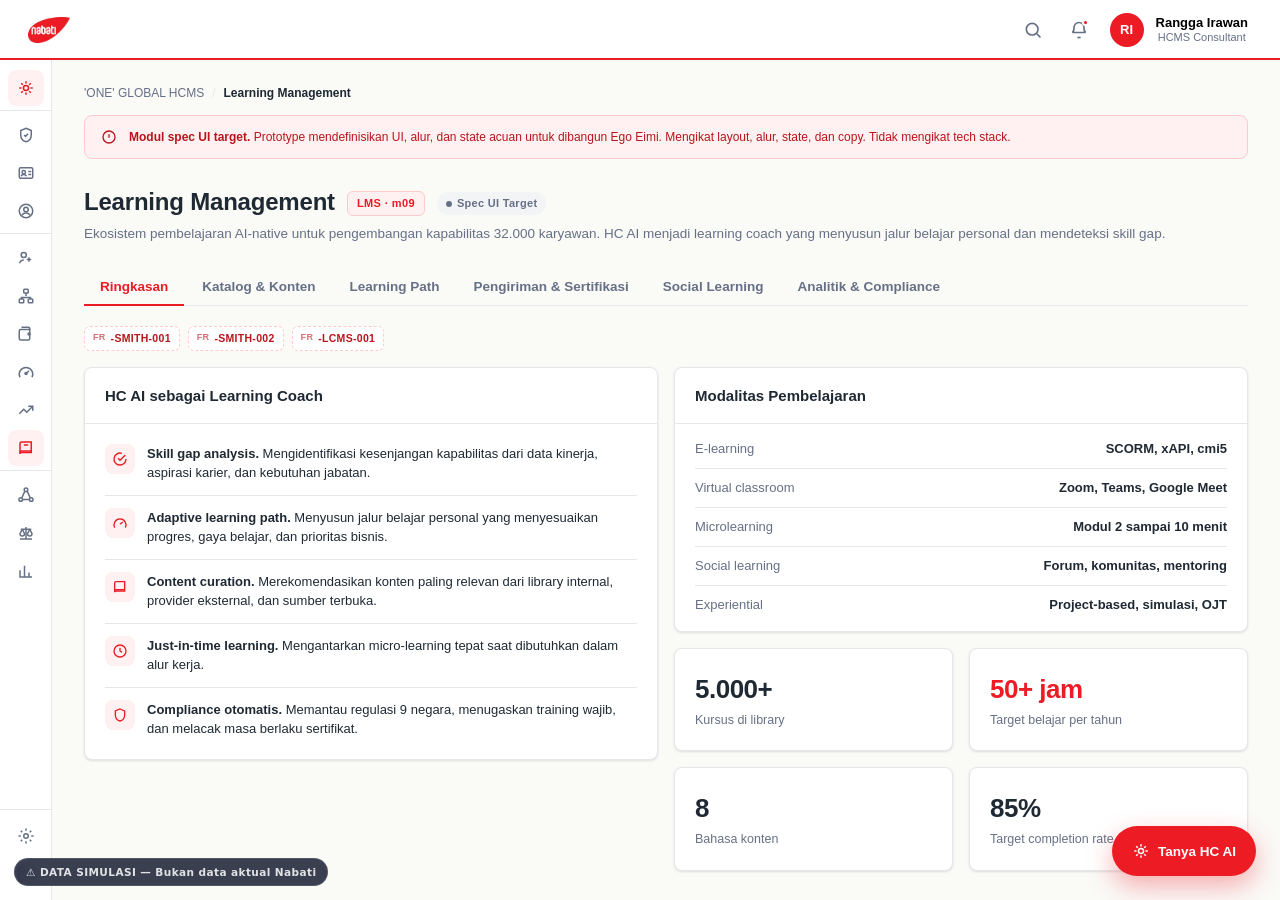
<file: modules/m09-lms.html>
<!DOCTYPE html>
<html lang="id">
<head>
<meta charset="UTF-8">
<meta name="viewport" content="width=device-width, initial-scale=1">
<title>Learning Management  |  'ONE' GLOBAL HCMS</title>
<link rel="stylesheet" href="../assets/css/ds.css">
</head>
<body data-page="m09">

<div class="app-shell">

  <!-- ============ TOPBAR ============ -->
  <header class="topbar">
    <a class="brand" href="../dashboard.html">
      <img src="../assets/img/nabati-logo.png" alt="Nabati">
      <span class="brand-name">'ONE' GLOBAL HCMS<small>Nabati HCMS 2.0 Project</small></span>
    </a>
    <div class="topbar-spacer"></div>
    <div class="topbar-actions">
      <button class="icon-btn" aria-label="Cari" onclick="hcToast('Pencarian global tersedia pada build berikutnya.')">
        <svg viewBox="0 0 24 24" fill="none" stroke="currentColor" stroke-width="2" width="20" height="20"><circle cx="11" cy="11" r="7"/><path d="M21 21l-4.3-4.3"/></svg>
      </button>
      <button class="icon-btn" aria-label="Notifikasi" onclick="hcToast('Pusat notifikasi tersedia pada build berikutnya.')">
        <span class="dot"></span>
        <svg viewBox="0 0 24 24" fill="none" stroke="currentColor" stroke-width="2" width="20" height="20"><path d="M6 9a6 6 0 1 1 12 0c0 5 2 6 2 6H4s2-1 2-6Z"/><path d="M10 21h4"/></svg>
      </button>
      <button class="user-chip">
        <span class="avatar">RI</span>
        <span class="who"><b>Rangga Irawan</b><span>HCMS Consultant</span></span>
      </button>
    </div>
  </header>

  <!-- ============ SIDEBAR ============ -->
  <aside class="sidebar">
    <nav class="nav-scroll">
      <div class="nav-group">
        <a class="nav-item" data-nav="hcai" href="../dashboard.html" data-tooltip="HC AI">
          <svg viewBox="0 0 24 24" fill="none" stroke="currentColor" stroke-width="2"><circle cx="12" cy="12" r="3.4"/><path d="M12 3v3M12 18v3M3 12h3M18 12h3M5.6 5.6l2.1 2.1M16.3 16.3l2.1 2.1M18.4 5.6l-2.1 2.1M7.7 16.3l-2.1 2.1"/></svg>
          <span>HC AI</span>
        </a>
      </div>
      <div class="nav-group">
        <div class="nav-group-label">MODUL INTI</div>
        <a class="nav-item" data-nav="m01" data-module="m01" href="m01-rbac.html" data-tooltip="Role & Access (RBAC)">
          <svg viewBox="0 0 24 24" fill="none" stroke="currentColor" stroke-width="2"><path d="M12 3l7 3v6c0 5-3 8-7 9-4-1-7-4-7-9V6z"/><path d="M9.5 12l1.8 1.8 3.4-3.6"/></svg>
          <span>Role &amp; Access</span><span class="code">RBAC</span>
        </a>
        <a class="nav-item" data-nav="m02" data-module="m02" href="m02-eam.html" data-tooltip="Employee Admin (EAM)">
          <svg viewBox="0 0 24 24" fill="none" stroke="currentColor" stroke-width="2"><rect x="3" y="5" width="18" height="14" rx="2"/><circle cx="9" cy="11" r="2.2"/><path d="M5.5 16.4c.6-1.7 2-2.4 3.5-2.4s2.9.7 3.5 2.4M15 10h4M15 14h4"/></svg>
          <span>Employee Admin</span><span class="code">EAM</span>
        </a>
        <a class="nav-item" data-nav="m03" data-module="m03" href="m03-ess.html" data-tooltip="Self-Service (ESS)">
          <svg viewBox="0 0 24 24" fill="none" stroke="currentColor" stroke-width="2"><circle cx="12" cy="12" r="9"/><circle cx="12" cy="10" r="3"/><path d="M6.5 18c1-2.4 3-3.4 5.5-3.4s4.5 1 5.5 3.4"/></svg>
          <span>Self-Service</span><span class="code">ESS</span>
        </a>
      </div>
      <div class="nav-group">
        <div class="nav-group-label">TALENT &amp; KINERJA</div>
        <a class="nav-item" data-nav="m04" data-module="m04" href="m04-ta.html" data-tooltip="Talent Acquisition (TA)">
          <svg viewBox="0 0 24 24" fill="none" stroke="currentColor" stroke-width="2"><circle cx="9" cy="8" r="3.4"/><path d="M3.5 19c.7-3 3-4.5 5.5-4.5"/><path d="M16 11v6M13 14h6"/></svg>
          <span>Talent Acquisition</span><span class="code">TA</span>
        </a>
        <a class="nav-item" data-nav="m05" data-module="m05" href="m05-org.html" data-tooltip="Organization Design (ORG)">
          <svg viewBox="0 0 24 24" fill="none" stroke="currentColor" stroke-width="2"><rect x="9" y="3" width="6" height="5" rx="1"/><rect x="3" y="16" width="6" height="5" rx="1"/><rect x="15" y="16" width="6" height="5" rx="1"/><path d="M12 8v4M6 16v-2h12v2"/></svg>
          <span>Organization Design</span><span class="code">ORG</span>
        </a>
        <a class="nav-item" data-nav="m06" data-module="m06" href="m06-cnb.html" data-tooltip="Compensation & Benefit (CNB)">
          <svg viewBox="0 0 24 24" fill="none" stroke="currentColor" stroke-width="2"><path d="M3 8a2 2 0 0 1 2-2h12v12a2 2 0 0 1-2 2H5a2 2 0 0 1-2-2z"/><path d="M17 6V5a2 2 0 0 0-2-2H6"/><circle cx="16" cy="12" r="1.4"/></svg>
          <span>Compensation &amp; Benefit</span><span class="code">CNB</span>
        </a>
        <a class="nav-item" data-nav="m07" data-module="m07" href="m07-pms.html" data-tooltip="Performance (PMS)">
          <svg viewBox="0 0 24 24" fill="none" stroke="currentColor" stroke-width="2"><path d="M4 19a9 9 0 1 1 16 0"/><path d="M12 14l4-3.5"/><circle cx="12" cy="14" r="1.4"/></svg>
          <span>Performance</span><span class="code">PMS</span>
        </a>
        <a class="nav-item" data-nav="m08" data-module="m08" href="m08-cm.html" data-tooltip="Career Management (CM)">
          <svg viewBox="0 0 24 24" fill="none" stroke="currentColor" stroke-width="2"><path d="M3 17l6-6 4 4 8-8"/><path d="M15 7h6v6"/></svg>
          <span>Career Management</span><span class="code">CM</span>
        </a>
        <a class="nav-item" data-nav="m09" data-module="m09" href="m09-lms.html" data-tooltip="Learning Management (LMS)">
          <svg viewBox="0 0 24 24" fill="none" stroke="currentColor" stroke-width="2"><path d="M4 6a2 2 0 0 1 2-2h13v14H6a2 2 0 0 0-2 2z"/><path d="M4 18a2 2 0 0 1 2-2h13"/><path d="M9 8h6"/></svg>
          <span>Learning Management</span><span class="code">LMS</span>
        </a>
      </div>
      <div class="nav-group">
        <div class="nav-group-label">ORGANISASI &amp; ANALITIK</div>
        <a class="nav-item" data-nav="m10" data-module="m10" href="m10-od.html" data-tooltip="Org Development (OD)">
          <svg viewBox="0 0 24 24" fill="none" stroke="currentColor" stroke-width="2"><circle cx="12" cy="5" r="2.4"/><circle cx="5" cy="18" r="2.4"/><circle cx="19" cy="18" r="2.4"/><path d="M10.5 6.8 6.4 15.9M13.5 6.8l4.1 9.1M7.4 18h9.2"/></svg>
          <span>Org Development</span><span class="code">OD</span>
        </a>
        <a class="nav-item" data-nav="m11" data-module="m11" href="m11-ir.html" data-tooltip="Industrial Relationship (IR)">
          <svg viewBox="0 0 24 24" fill="none" stroke="currentColor" stroke-width="2"><path d="M12 4v16M4 20h16"/><path d="M7 7 4 13a3 3 0 0 0 6 0L7 7M17 7l-3 6a3 3 0 0 0 6 0l-3-6M5 7h14"/></svg>
          <span>Industrial Relationship</span><span class="code">IR</span>
        </a>
        <a class="nav-item" data-nav="m12" data-module="m12" href="m12-pa.html" data-tooltip="People Analytics (PA)">
          <svg viewBox="0 0 24 24" fill="none" stroke="currentColor" stroke-width="2"><path d="M4 20V11M10 20V5M16 20v-6M20 20H3"/></svg>
          <span>People Analytics</span><span class="code">PA</span>
        </a>
      </div>
    </nav>
    <div class="sidebar-foot">
      <a class="nav-item" href="#" onclick="hcToast('Layar pengaturan tersedia pada build berikutnya.');return false;" data-tooltip="Pengaturan">
        <svg viewBox="0 0 24 24" fill="none" stroke="currentColor" stroke-width="2"><circle cx="12" cy="12" r="3"/><path d="M12 2v3M12 19v3M2 12h3M19 12h3M5 5l2 2M17 17l2 2M19 5l-2 2M7 17l-2 2"/></svg>
        <span>Pengaturan</span>
      </a>
      <a class="nav-item" href="../index.html" data-tooltip="Keluar">
        <svg viewBox="0 0 24 24" fill="none" stroke="currentColor" stroke-width="2"><path d="M16 17l5-5-5-5M21 12H9M9 21H5a2 2 0 0 1-2-2V5a2 2 0 0 1 2-2h4"/></svg>
        <span>Keluar</span>
      </a>
      <p class="t-caption" style="padding:8px 12px 2px">Prototype v5.5  ·  12 modul lengkap</p>
    </div>
  </aside>

  <!-- ============ MAIN ============ -->
  <main class="main">
    <div class="main-inner">

      <div class="breadcrumb">
        <a href="../dashboard.html">'ONE' GLOBAL HCMS</a>
        <span class="sep">/</span>
        <span class="here">Learning Management</span>
      </div>

      <div class="proto-banner">
        <svg viewBox="0 0 24 24" fill="none" stroke="currentColor" stroke-width="2"><circle cx="12" cy="12" r="9"/><path d="M12 8v5M12 16h.01"/></svg>
        <span><b>Modul spec UI target.</b> Prototype mendefinisikan UI, alur, dan state acuan untuk dibangun Ego Eimi. Mengikat layout, alur, state, dan copy. Tidak mengikat tech stack.</span>
      </div>

      <div class="page-header">
        <div class="mod-titlebar">
          <h1 class="t-page">Learning Management</h1>
          <span class="mod-code">LMS  ·  m09</span>
          <span class="badge badge--neutral"><span class="tick"></span>Spec UI Target</span>
        </div>
        <p>Ekosistem pembelajaran AI-native untuk pengembangan kapabilitas 32.000 karyawan. HC AI menjadi learning coach yang menyusun jalur belajar personal dan mendeteksi skill gap.</p>
      </div>

      <div class="tabs">
        <button class="tab is-active" data-tab="ringkasan">Ringkasan</button>
        <button class="tab" data-tab="katalog">Katalog &amp; Konten</button>
        <button class="tab" data-tab="journey">Learning Path</button>
        <button class="tab" data-tab="delivery">Pengiriman &amp; Sertifikasi</button>
        <button class="tab" data-tab="social">Social Learning</button>
        <button class="tab" data-tab="analitik">Analitik &amp; Compliance</button>
      </div>

      <!-- ===== TAB 1 : RINGKASAN ===== -->
      <section data-panel="ringkasan">
        <div class="fr-row">
          <span class="fr-chip">-SMITH-001</span>
          <span class="fr-chip">-SMITH-002</span>
          <span class="fr-chip">-LCMS-001</span>
        </div>

        <div class="grid grid-2" style="align-items:start">
          <div class="card">
            <div class="card-head"><span class="t-section" style="font-size:15px">HC AI sebagai Learning Coach</span></div>
            <div class="card-body" style="padding-top:8px;padding-bottom:8px">
              <div class="insight">
                <span class="ii"><svg viewBox="0 0 24 24" fill="none" stroke="currentColor" stroke-width="2"><path d="M9 11l3 3 8-8"/><path d="M21 12a9 9 0 1 1-6.2-8.5"/></svg></span>
                <span class="it"><b>Skill gap analysis.</b> Mengidentifikasi kesenjangan kapabilitas dari data kinerja, aspirasi karier, dan kebutuhan jabatan.</span>
              </div>
              <div class="insight">
                <span class="ii"><svg viewBox="0 0 24 24" fill="none" stroke="currentColor" stroke-width="2"><path d="M4 19a9 9 0 1 1 16 0"/><path d="M12 14l4-3.5"/></svg></span>
                <span class="it"><b>Adaptive learning path.</b> Menyusun jalur belajar personal yang menyesuaikan progres, gaya belajar, dan prioritas bisnis.</span>
              </div>
              <div class="insight">
                <span class="ii"><svg viewBox="0 0 24 24" fill="none" stroke="currentColor" stroke-width="2"><path d="M4 6a2 2 0 0 1 2-2h13v14H6a2 2 0 0 0-2 2z"/><path d="M4 18a2 2 0 0 1 2-2h13"/></svg></span>
                <span class="it"><b>Content curation.</b> Merekomendasikan konten paling relevan dari library internal, provider eksternal, dan sumber terbuka.</span>
              </div>
              <div class="insight">
                <span class="ii"><svg viewBox="0 0 24 24" fill="none" stroke="currentColor" stroke-width="2"><circle cx="12" cy="12" r="9"/><path d="M12 7v5l3 2"/></svg></span>
                <span class="it"><b>Just-in-time learning.</b> Mengantarkan micro-learning tepat saat dibutuhkan dalam alur kerja.</span>
              </div>
              <div class="insight">
                <span class="ii"><svg viewBox="0 0 24 24" fill="none" stroke="currentColor" stroke-width="2"><path d="M12 3l7 3v6c0 5-3 8-7 9-4-1-7-4-7-9V6z"/></svg></span>
                <span class="it"><b>Compliance otomatis.</b> Memantau regulasi 9 negara, menugaskan training wajib, dan melacak masa berlaku sertifikat.</span>
              </div>
            </div>
          </div>

          <div>
            <div class="card" style="margin-bottom:16px">
              <div class="card-head"><span class="t-section" style="font-size:15px">Modalitas Pembelajaran</span></div>
              <div class="card-body" style="padding-top:6px;padding-bottom:6px">
                <div class="kv"><span class="k">E-learning</span><span class="v">SCORM, xAPI, cmi5</span></div>
                <div class="kv"><span class="k">Virtual classroom</span><span class="v">Zoom, Teams, Google Meet</span></div>
                <div class="kv"><span class="k">Microlearning</span><span class="v">Modul 2 sampai 10 menit</span></div>
                <div class="kv"><span class="k">Social learning</span><span class="v">Forum, komunitas, mentoring</span></div>
                <div class="kv"><span class="k">Experiential</span><span class="v">Project-based, simulasi, OJT</span></div>
              </div>
            </div>
            <div class="grid grid-2">
              <div class="card stat"><div class="num">5.000+</div><div class="lbl">Kursus di library</div></div>
              <div class="card stat"><div class="num accent">50+ jam</div><div class="lbl">Target belajar per tahun</div></div>
              <div class="card stat"><div class="num">8</div><div class="lbl">Bahasa konten</div></div>
              <div class="card stat"><div class="num">85%</div><div class="lbl">Target completion rate</div></div>
            </div>
          </div>
        </div>
      </section>

      <!-- ===== TAB 2 : KATALOG & KONTEN ===== -->
      <section data-panel="katalog" style="display:none">
        <div class="fr-row">
          <span class="fr-chip">-LCMS-001</span>
          <span class="fr-chip">-LCMS-002</span>
          <span class="fr-chip">-LCMS-006</span>
        </div>

        <p class="t-label" style="margin-bottom:12px">Katalog Kursus</p>
        <div class="grid grid-4" style="margin-bottom:20px">
          <div class="lcard">
            <div class="lc-top"></div>
            <div class="lc-body">
              <span class="lc-tag">Leadership</span>
              <b>Leadership Essentials</b>
              <div class="lc-meta"><span>4 jam</span><span>Pemula</span><span class="rating"><i class="on"></i><i class="on"></i><i class="on"></i><i class="on"></i><i></i></span></div>
            </div>
          </div>
          <div class="lcard">
            <div class="lc-top"></div>
            <div class="lc-body">
              <span class="lc-tag">Teknis</span>
              <b>Python untuk Analisis Data</b>
              <div class="lc-meta"><span>12 jam</span><span>Menengah</span><span class="rating"><i class="on"></i><i class="on"></i><i class="on"></i><i class="on"></i><i class="on"></i></span></div>
            </div>
          </div>
          <div class="lcard">
            <div class="lc-top"></div>
            <div class="lc-body">
              <span class="lc-tag">Compliance</span>
              <b>K3 Keselamatan Kerja</b>
              <div class="lc-meta"><span>2 jam</span><span>Wajib</span><span class="rating"><i class="on"></i><i class="on"></i><i class="on"></i><i class="on"></i><i></i></span></div>
            </div>
          </div>
          <div class="lcard">
            <div class="lc-top"></div>
            <div class="lc-body">
              <span class="lc-tag">Soft skill</span>
              <b>Komunikasi Efektif</b>
              <div class="lc-meta"><span>3 jam</span><span>Pemula</span><span class="rating"><i class="on"></i><i class="on"></i><i class="on"></i><i class="on"></i><i></i></span></div>
            </div>
          </div>
        </div>

        <div class="grid grid-2" style="align-items:start">
          <div class="card">
            <div class="card-head"><span class="t-section" style="font-size:15px">Integrasi Multi-Sumber Konten</span></div>
            <div class="card-body" style="padding-top:6px;padding-bottom:6px">
              <div class="kv"><span class="k">Library internal</span><span class="v">Kursus buatan organisasi dan SME</span></div>
              <div class="kv"><span class="k">Provider global</span><span class="v">LinkedIn Learning, Coursera, Udemy</span></div>
              <div class="kv"><span class="k">Provider lokal</span><span class="v">RuangGuru, Cakap, dan lainnya</span></div>
              <div class="kv"><span class="k">Sumber terbuka</span><span class="v">Khan Academy, MIT OpenCourseWare</span></div>
            </div>
          </div>
          <div class="card card-soft">
            <div class="card-body">
              <div class="flex gap-3" style="align-items:flex-start">
                <span class="hcai-mark" style="width:40px;height:40px;border-radius:11px;box-shadow:none;flex:none"><svg viewBox="0 0 24 24" fill="none" stroke="#fff" stroke-width="2" width="20" height="20"><circle cx="12" cy="12" r="3.4"/><path d="M12 3v3M12 18v3M3 12h3M18 12h3M5.6 5.6l2.1 2.1M16.3 16.3l2.1 2.1M18.4 5.6l-2.1 2.1M7.7 16.3l-2.1 2.1"/></svg></span>
                <div>
                  <b style="font-size:14px">Pencarian terpadu</b>
                  <p style="font-size:13px;color:var(--nabati-text-secondary);margin-top:6px">Karyawan mencari sekali, hasilnya mencakup konten internal dan semua provider eksternal. HC AI memberi rekomendasi gaya Netflix berdasarkan peran, riwayat belajar, dan aktivitas rekan.</p>
                </div>
              </div>
            </div>
          </div>
        </div>
      </section>

      <!-- ===== TAB 3 : LEARNING PATH ===== -->
      <section data-panel="journey" style="display:none">
        <div class="fr-row">
          <span class="fr-chip">-SMITH-001</span>
          <span class="fr-chip">-SMITH-002</span>
          <span class="fr-chip">-LXP-002</span>
        </div>

        <div class="grid grid-2" style="align-items:start">
          <div class="card">
            <div class="card-head"><span class="t-section" style="font-size:15px">Learning Path</span><span class="t-caption">Aspiring Data Analyst</span></div>
            <div class="card-body">
              <div class="journey">
                <div class="jstep done">
                  <span class="jdot"><svg viewBox="0 0 24 24" fill="none" stroke="currentColor" stroke-width="3"><path d="M20 6 9 17l-5-5"/></svg></span>
                  <b>Statistik Fundamental</b><p>Selesai · skor 88</p>
                </div>
                <div class="jstep done">
                  <span class="jdot"><svg viewBox="0 0 24 24" fill="none" stroke="currentColor" stroke-width="3"><path d="M20 6 9 17l-5-5"/></svg></span>
                  <b>SQL Dasar</b><p>Selesai · skor 92</p>
                </div>
                <div class="jstep active">
                  <span class="jdot"><svg viewBox="0 0 24 24" fill="none" stroke="currentColor" stroke-width="3"><circle cx="12" cy="12" r="4"/></svg></span>
                  <b>Python untuk Analisis</b><p>Sedang berjalan · 60%</p>
                </div>
                <div class="jstep">
                  <span class="jdot"></span>
                  <b>Data Visualization</b><p>Terkunci sampai modul sebelumnya selesai</p>
                </div>
                <div class="jstep">
                  <span class="jdot"></span>
                  <b>Capstone Project</b><p>Terkunci</p>
                </div>
              </div>
            </div>
          </div>

          <div class="card">
            <div class="card-head"><span class="t-section" style="font-size:15px">Skill Gap Analysis</span><span class="t-caption">Garis hitam = level target</span></div>
            <div class="card-body">
              <div class="gap-row"><span class="gap-label">SQL dan query data</span><span class="gap-track"><span class="gap-current" style="width:80%"></span><span class="gap-target" style="left:78%"></span></span></div>
              <div class="gap-row"><span class="gap-label">Python analitik</span><span class="gap-track"><span class="gap-current" style="width:55%"></span><span class="gap-target" style="left:75%"></span></span></div>
              <div class="gap-row"><span class="gap-label">Data visualization</span><span class="gap-track"><span class="gap-current" style="width:30%"></span><span class="gap-target" style="left:70%"></span></span></div>
              <div class="gap-row"><span class="gap-label">Statistik terapan</span><span class="gap-track"><span class="gap-current" style="width:72%"></span><span class="gap-target" style="left:70%"></span></span></div>
              <p class="t-caption" style="margin-top:14px">HC AI membandingkan kompetensi saat ini dengan kebutuhan peran target, lalu memprioritaskan gap berdasarkan dampak bisnis dan urgensi.</p>
            </div>
          </div>
        </div>
      </section>

      <!-- ===== TAB 4 : PENGIRIMAN & SERTIFIKASI ===== -->
      <section data-panel="delivery" style="display:none">
        <div class="fr-row">
          <span class="fr-chip">-DELIVERY-001</span>
          <span class="fr-chip">-DELIVERY-004</span>
          <span class="fr-chip">-DELIVERY-005</span>
        </div>

        <div class="grid grid-2" style="align-items:start">
          <div class="card">
            <div class="card-head"><span class="t-section" style="font-size:15px">Jenis Penilaian</span></div>
            <div class="card-body" style="padding-top:6px;padding-bottom:6px">
              <div class="kv"><span class="k">Pre-assessment</span><span class="v">Diagnostik level awal, adaptif</span></div>
              <div class="kv"><span class="k">Formative</span><span class="v">Knowledge check sepanjang konten</span></div>
              <div class="kv"><span class="k">Summative</span><span class="v">Ujian akhir, ada proctoring AI</span></div>
              <div class="kv"><span class="k">Competency-based</span><span class="v">Demonstrasi praktik, portfolio, 360 derajat</span></div>
            </div>
          </div>

          <div class="card">
            <div class="card-head"><span class="t-section" style="font-size:15px">Sertifikat Saya</span></div>
            <div class="card-body" style="padding-top:8px;padding-bottom:8px">
              <div class="cert-card" style="margin-bottom:10px">
                <span class="cc-badge"><svg viewBox="0 0 24 24" fill="none" stroke="currentColor" stroke-width="2"><circle cx="12" cy="9" r="5"/><path d="M8.5 13 7 22l5-3 5 3-1.5-9"/></svg></span>
                <div class="cc-body"><b>K3 Keselamatan Kerja</b><span>Berlaku sampai Maret 2027</span></div>
              </div>
              <div class="cert-card exp" style="margin-bottom:10px">
                <span class="cc-badge"><svg viewBox="0 0 24 24" fill="none" stroke="currentColor" stroke-width="2"><circle cx="12" cy="12" r="9"/><path d="M12 7v5l3 2"/></svg></span>
                <div class="cc-body"><b>Forklift Operation</b><span>Kedaluwarsa dalam 28 hari</span></div>
              </div>
              <div class="cert-card">
                <span class="cc-badge"><svg viewBox="0 0 24 24" fill="none" stroke="currentColor" stroke-width="2"><circle cx="12" cy="9" r="5"/><path d="M8.5 13 7 22l5-3 5 3-1.5-9"/></svg></span>
                <div class="cc-body"><b>Food Safety HACCP</b><span>Berlaku sampai Oktober 2026</span></div>
              </div>
            </div>
          </div>
        </div>

        <div class="card card-soft" style="margin-top:16px">
          <div class="card-body">
            <div class="flex gap-3" style="align-items:flex-start">
              <span class="hcai-mark" style="width:40px;height:40px;border-radius:11px;box-shadow:none;flex:none"><svg viewBox="0 0 24 24" fill="none" stroke="#fff" stroke-width="2" width="20" height="20"><circle cx="12" cy="12" r="3.4"/><path d="M12 3v3M12 18v3M3 12h3M18 12h3M5.6 5.6l2.1 2.1M16.3 16.3l2.1 2.1M18.4 5.6l-2.1 2.1M7.7 16.3l-2.1 2.1"/></svg></span>
              <div>
                <b style="font-size:14px">Manajemen renewal HC AI</b>
                <p style="font-size:13px;color:var(--nabati-text-secondary);margin-top:6px">HC AI memantau masa berlaku sertifikat, mengirim pengingat pada 90, 60, 30, dan 7 hari sebelum kedaluwarsa, lalu menugaskan training recertification secara otomatis. Sertifikat Forklift Operation akan kedaluwarsa, training renewal sudah ditugaskan.</p>
              </div>
            </div>
          </div>
        </div>
      </section>

      <!-- ===== TAB 5 : SOCIAL LEARNING ===== -->
      <section data-panel="social" style="display:none">
        <div class="fr-row">
          <span class="fr-chip">-SOCIAL-001</span>
          <span class="fr-chip">-SOCIAL-002</span>
          <span class="fr-chip">-SOCIAL-005</span>
        </div>

        <div class="grid grid-2" style="align-items:start">
          <div>
            <div class="card" style="margin-bottom:16px">
              <div class="card-head"><span class="t-section" style="font-size:15px">Komunitas Pembelajaran</span></div>
              <div class="card-body" style="padding-top:6px;padding-bottom:6px">
                <div class="pend-row"><span class="pi"><svg viewBox="0 0 24 24" fill="none" stroke="currentColor" stroke-width="2"><circle cx="9" cy="9" r="3"/><circle cx="17" cy="11" r="2.5"/><path d="M3 19c.6-2.4 2.8-3.6 6-3.6s5.4 1.2 6 3.6M14 18c.4-1.8 1.8-2.6 4-2.6"/></svg></span><div class="pt">Data Science Community<span>248 anggota aktif</span></div><button class="btn btn--secondary btn--sm" onclick="hcToast('Bergabung ke komunitas.')">Gabung</button></div>
                <div class="pend-row"><span class="pi"><svg viewBox="0 0 24 24" fill="none" stroke="currentColor" stroke-width="2"><circle cx="9" cy="9" r="3"/><circle cx="17" cy="11" r="2.5"/><path d="M3 19c.6-2.4 2.8-3.6 6-3.6s5.4 1.2 6 3.6M14 18c.4-1.8 1.8-2.6 4-2.6"/></svg></span><div class="pt">Leadership Development<span>176 anggota aktif</span></div><button class="btn btn--secondary btn--sm" onclick="hcToast('Bergabung ke komunitas.')">Gabung</button></div>
                <div class="pend-row"><span class="pi"><svg viewBox="0 0 24 24" fill="none" stroke="currentColor" stroke-width="2"><circle cx="9" cy="9" r="3"/><circle cx="17" cy="11" r="2.5"/><path d="M3 19c.6-2.4 2.8-3.6 6-3.6s5.4 1.2 6 3.6M14 18c.4-1.8 1.8-2.6 4-2.6"/></svg></span><div class="pt">Digital Marketing<span>132 anggota aktif</span></div><button class="btn btn--secondary btn--sm" onclick="hcToast('Bergabung ke komunitas.')">Gabung</button></div>
              </div>
            </div>
            <div class="card card-soft">
              <div class="card-body">
                <b style="font-size:14px">Mentoring dan study group</b>
                <p style="font-size:13px;color:var(--nabati-text-secondary);margin-top:6px">HC AI mencocokkan learner dengan SME internal untuk mentoring, dan menyarankan study group bagi yang memiliki tujuan belajar serupa. Reverse mentoring memungkinkan karyawan junior membimbing pemimpin senior soal teknologi.</p>
              </div>
            </div>
          </div>

          <div class="card">
            <div class="card-head"><span class="t-section" style="font-size:15px">Leaderboard Pembelajaran</span><span class="t-caption">Bulan ini</span></div>
            <div class="card-body" style="padding-top:6px;padding-bottom:6px">
              <div class="lb-row"><span class="lb-rank top">1</span><span class="lb-body">Putri Lestari</span><span class="lb-pts">2.840 poin</span></div>
              <div class="lb-row"><span class="lb-rank top">2</span><span class="lb-body">Ahmad Fauzi</span><span class="lb-pts">2.610 poin</span></div>
              <div class="lb-row"><span class="lb-rank top">3</span><span class="lb-body">Maya Anggraini</span><span class="lb-pts">2.395 poin</span></div>
              <div class="lb-row"><span class="lb-rank">4</span><span class="lb-body">Doni Saputra</span><span class="lb-pts">2.180 poin</span></div>
              <div class="lb-row"><span class="lb-rank">5</span><span class="lb-body">Lina Marlina</span><span class="lb-pts">1.975 poin</span></div>
              <p class="t-caption" style="margin-top:12px">Poin diperoleh dari penyelesaian kursus, skor penilaian, dan partisipasi. Badge, level, dan learning streak melengkapi mekanik gamifikasi.</p>
            </div>
          </div>
        </div>
      </section>

      <!-- ===== TAB 6 : ANALITIK & COMPLIANCE ===== -->
      <section data-panel="analitik" style="display:none">
        <div class="fr-row">
          <span class="fr-chip">-ANALYTICS-001</span>
          <span class="fr-chip">-SMITH-008</span>
          <span class="fr-chip">-COMPLIANCE-001</span>
        </div>

        <div class="grid grid-4" style="margin-bottom:16px">
          <div class="card stat"><div class="num">47 jam</div><div class="lbl">Rata-rata belajar per karyawan</div></div>
          <div class="card stat"><div class="num accent">87%</div><div class="lbl">Active learner bulanan</div></div>
          <div class="card stat"><div class="num">83%</div><div class="lbl">Course completion rate</div></div>
          <div class="card stat"><div class="num">512</div><div class="lbl">Kursus buatan internal</div></div>
        </div>

        <div class="card">
          <div class="card-head"><span class="t-section" style="font-size:15px">Compliance Training per Negara</span><span class="t-caption">Mei 2026</span></div>
          <div class="table-wrap">
            <table class="data">
              <thead><tr><th>Negara</th><th>Training Wajib</th><th>Tingkat Penyelesaian</th><th>Status</th></tr></thead>
              <tbody>
                <tr><td>Indonesia</td><td>K3, Fire Safety, Anti-Korupsi</td><td>98,2%</td><td><span class="badge badge--ok">Sesuai jadwal</span></td></tr>
                <tr><td>Malaysia</td><td>OSHA, First Aid, PDPA</td><td>96,5%</td><td><span class="badge badge--ok">Sesuai jadwal</span></td></tr>
                <tr><td>China</td><td>Work Safety, Fire Safety, Cybersecurity Law</td><td>91,8%</td><td><span class="badge badge--high">Perlu perhatian</span></td></tr>
                <tr><td>Vietnam</td><td>Labor Code, Social Insurance</td><td>94,0%</td><td><span class="badge badge--ok">Sesuai jadwal</span></td></tr>
                <tr><td>Filipina</td><td>Labor Code, Occupational Safety</td><td>89,5%</td><td><span class="badge badge--high">Perlu perhatian</span></td></tr>
              </tbody>
            </table>
          </div>
          <div class="card-body">
            <p class="t-caption">HC AI memantau perubahan regulasi lintas 9 negara, menugaskan training baru saat regulasi diperbarui, dan menyiapkan laporan audit-ready dengan tanda waktu dan tanda tangan digital.</p>
          </div>
        </div>
      </section>

      <!-- module cover annotation -->
      <div class="mod-cover">
        <b>m09 Learning Management</b>  ·  Prototype v5.5  ·  26 Mei 2026  ·  Fidelity: High  ·  Modul spec UI target<br>
        Prototype mengikat layout, alur navigasi, state, dan copy. Tidak mengikat tech stack, struktur database, maupun arsitektur backend vendor.<br>
        Acuan: PRD Learning &amp; Development (LMS) v1.5. Penyebutan agen Smith, Alex, dan Maya pada PRD telah diharmonkan ke HC AI, dan nama ONE HRMS ke 'ONE' GLOBAL HCMS. Cakupan negara mengikuti 9 negara baku.
      </div>

    </div>
  </main>

</div>

<!-- ============ HC AI FLOATING LAUNCHER ============ -->
<button class="hcai-fab" id="hcaiFab">
  <svg viewBox="0 0 24 24" fill="none" stroke="currentColor" stroke-width="2"><circle cx="12" cy="12" r="3.4"/><path d="M12 3v3M12 18v3M3 12h3M18 12h3M5.6 5.6l2.1 2.1M16.3 16.3l2.1 2.1M18.4 5.6l-2.1 2.1M7.7 16.3l-2.1 2.1"/></svg>
  Tanya HC AI
</button>

<div class="hcai-panel" id="hcaiPanel">
  <div class="hcai-panel-head">
    <span class="mk"><svg viewBox="0 0 24 24" fill="none" stroke="#fff" stroke-width="2"><circle cx="12" cy="12" r="3.4"/><path d="M12 3v3M12 18v3M3 12h3M18 12h3M5.6 5.6l2.1 2.1M16.3 16.3l2.1 2.1M18.4 5.6l-2.1 2.1M7.7 16.3l-2.1 2.1"/></svg></span>
    <div style="flex:1"><b>HC AI</b><span>Modul Learning Management</span></div>
    <button class="icon-btn" id="hcaiPanelClose" aria-label="Tutup">
      <svg viewBox="0 0 24 24" fill="none" stroke="currentColor" stroke-width="2" width="18" height="18"><path d="M18 6 6 18M6 6l12 12"/></svg>
    </button>
  </div>
  <div class="messages" id="hcai-messages">
    <div class="date-label" id="hcai-date-lbl"></div>
    <div class="msg-row" id="hcai-welcome-msg">
      <div class="msg-avatar ai-av">
        <svg viewBox="0 0 24 24" fill="none" stroke="white" stroke-width="2.2" stroke-linecap="round" stroke-linejoin="round" style="width:15px;height:15px">
          <circle cx="12" cy="12" r="9"/><path d="M9 9h.01M15 9h.01"/><path d="M9 13c.5 1 1.5 2 3 2s2.5-1 3-2"/>
        </svg>
      </div>
      <div class="msg-content">
        <div class="msg-bubble ai">
          Selamat datang, <b>Rangga</b>! Saya HC AI. Saya bisa bantu seputar cuti, absensi, slip gaji, kebijakan, dan informasi HR lainnya.
        </div>
        <div class="btn-grid">
          <button class="chat-btn" onclick="handleMenu('shift')"><span class="btn-icon">🗓️</span> Jadwal &amp; Shift</button>
          <button class="chat-btn" onclick="handleMenu('leave')"><span class="btn-icon">🏖️</span> Cuti &amp; Izin</button>
          <button class="chat-btn" onclick="handleMenu('payslip')"><span class="btn-icon">💰</span> Slip Gaji</button>
          <button class="chat-btn" onclick="handleMenu('bpjs')"><span class="btn-icon">🏥</span> BPJS &amp; Benefits</button>
          <button class="chat-btn" onclick="handleMenu('policy')"><span class="btn-icon">📋</span> Kebijakan &amp; FAQ</button>
          <button class="chat-btn" onclick="handleMenu('emergency')"><span class="btn-icon">🚨</span> Bantuan Darurat</button>
        </div>
        <div class="msg-time" id="hcai-welcome-time"></div>
      </div>
    </div>
  </div>
  <div class="input-area">
    <div class="input-wrap">
      <input type="text" id="hcai-input" placeholder="Ketik pertanyaan atau pilih menu..." onkeydown="handleHcAiInput(event)">
      <div class="input-actions">
        <button class="send-btn" onclick="sendHcAiText()" title="Kirim">
          <svg viewBox="0 0 24 24" fill="none" stroke="white" stroke-width="2.5" stroke-linecap="round" stroke-linejoin="round" style="width:14px;height:14px">
            <line x1="22" y1="2" x2="11" y2="13"/><polygon points="22 2 15 22 11 13 2 9 22 2"/>
          </svg>
        </button>
      </div>
    </div>
  </div>

</div>

<script src="../assets/js/core.js"></script>

<style id="wm-style">
.sim-watermark {
  position: fixed; bottom: 14px; left: 14px; z-index: 9999;
  background: rgba(15,23,42,.82); color: rgba(255,255,255,.85);
  font-size: 10.5px; font-weight: 600; letter-spacing: .04em;
  padding: 5px 11px; border-radius: 999px;
  pointer-events: none; user-select: none;
  backdrop-filter: blur(6px);
  border: 1px solid rgba(255,255,255,.12);
  font-family: system-ui, sans-serif;
}
</style>
<div class="sim-watermark">⚠ DATA SIMULASI — Bukan data aktual Nabati</div>

</body>
</html>
</file>
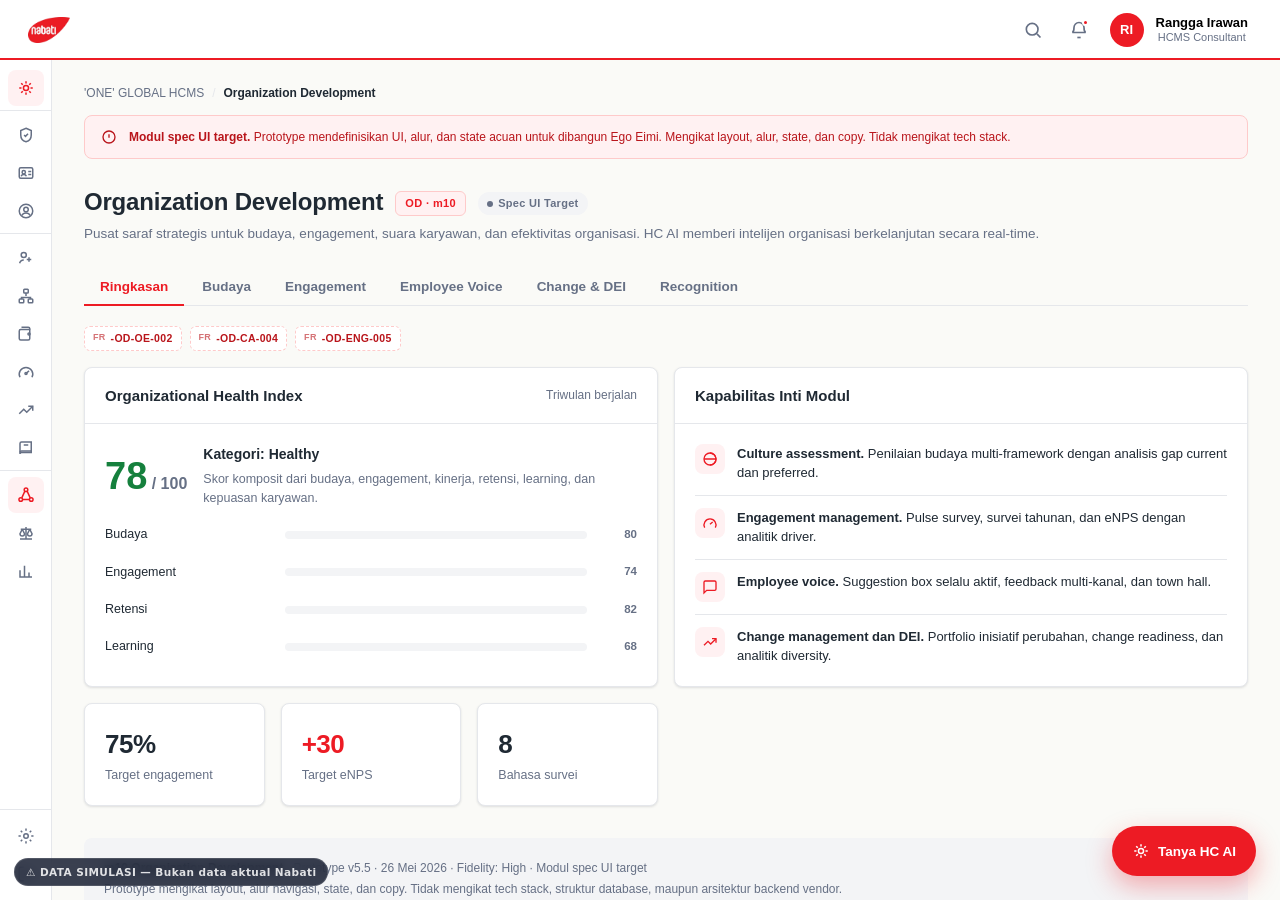
<file: modules/m10-od.html>
<!DOCTYPE html>
<html lang="id">
<head>
<meta charset="UTF-8">
<meta name="viewport" content="width=device-width, initial-scale=1">
<title>Organization Development  |  'ONE' GLOBAL HCMS</title>
<link rel="stylesheet" href="../assets/css/ds.css">
</head>
<body data-page="m10">

<div class="app-shell">

  <!-- ============ TOPBAR ============ -->
  <header class="topbar">
    <a class="brand" href="../dashboard.html">
      <img src="../assets/img/nabati-logo.png" alt="Nabati">
      <span class="brand-name">'ONE' GLOBAL HCMS<small>Nabati HCMS 2.0 Project</small></span>
    </a>
    <div class="topbar-spacer"></div>
    <div class="topbar-actions">
      <button class="icon-btn" aria-label="Cari" onclick="hcToast('Pencarian global tersedia pada build berikutnya.')">
        <svg viewBox="0 0 24 24" fill="none" stroke="currentColor" stroke-width="2" width="20" height="20"><circle cx="11" cy="11" r="7"/><path d="M21 21l-4.3-4.3"/></svg>
      </button>
      <button class="icon-btn" aria-label="Notifikasi" onclick="hcToast('Pusat notifikasi tersedia pada build berikutnya.')">
        <span class="dot"></span>
        <svg viewBox="0 0 24 24" fill="none" stroke="currentColor" stroke-width="2" width="20" height="20"><path d="M6 9a6 6 0 1 1 12 0c0 5 2 6 2 6H4s2-1 2-6Z"/><path d="M10 21h4"/></svg>
      </button>
      <button class="user-chip">
        <span class="avatar">RI</span>
        <span class="who"><b>Rangga Irawan</b><span>HCMS Consultant</span></span>
      </button>
    </div>
  </header>

  <!-- ============ SIDEBAR ============ -->
  <aside class="sidebar">
    <nav class="nav-scroll">
      <div class="nav-group">
        <a class="nav-item" data-nav="hcai" href="../dashboard.html" data-tooltip="HC AI">
          <svg viewBox="0 0 24 24" fill="none" stroke="currentColor" stroke-width="2"><circle cx="12" cy="12" r="3.4"/><path d="M12 3v3M12 18v3M3 12h3M18 12h3M5.6 5.6l2.1 2.1M16.3 16.3l2.1 2.1M18.4 5.6l-2.1 2.1M7.7 16.3l-2.1 2.1"/></svg>
          <span>HC AI</span>
        </a>
      </div>
      <div class="nav-group">
        <div class="nav-group-label">MODUL INTI</div>
        <a class="nav-item" data-nav="m01" data-module="m01" href="m01-rbac.html" data-tooltip="Role & Access (RBAC)">
          <svg viewBox="0 0 24 24" fill="none" stroke="currentColor" stroke-width="2"><path d="M12 3l7 3v6c0 5-3 8-7 9-4-1-7-4-7-9V6z"/><path d="M9.5 12l1.8 1.8 3.4-3.6"/></svg>
          <span>Role &amp; Access</span><span class="code">RBAC</span>
        </a>
        <a class="nav-item" data-nav="m02" data-module="m02" href="m02-eam.html" data-tooltip="Employee Admin (EAM)">
          <svg viewBox="0 0 24 24" fill="none" stroke="currentColor" stroke-width="2"><rect x="3" y="5" width="18" height="14" rx="2"/><circle cx="9" cy="11" r="2.2"/><path d="M5.5 16.4c.6-1.7 2-2.4 3.5-2.4s2.9.7 3.5 2.4M15 10h4M15 14h4"/></svg>
          <span>Employee Admin</span><span class="code">EAM</span>
        </a>
        <a class="nav-item" data-nav="m03" data-module="m03" href="m03-ess.html" data-tooltip="Self-Service (ESS)">
          <svg viewBox="0 0 24 24" fill="none" stroke="currentColor" stroke-width="2"><circle cx="12" cy="12" r="9"/><circle cx="12" cy="10" r="3"/><path d="M6.5 18c1-2.4 3-3.4 5.5-3.4s4.5 1 5.5 3.4"/></svg>
          <span>Self-Service</span><span class="code">ESS</span>
        </a>
      </div>
      <div class="nav-group">
        <div class="nav-group-label">TALENT &amp; KINERJA</div>
        <a class="nav-item" data-nav="m04" data-module="m04" href="m04-ta.html" data-tooltip="Talent Acquisition (TA)">
          <svg viewBox="0 0 24 24" fill="none" stroke="currentColor" stroke-width="2"><circle cx="9" cy="8" r="3.4"/><path d="M3.5 19c.7-3 3-4.5 5.5-4.5"/><path d="M16 11v6M13 14h6"/></svg>
          <span>Talent Acquisition</span><span class="code">TA</span>
        </a>
        <a class="nav-item" data-nav="m05" data-module="m05" href="m05-org.html" data-tooltip="Organization Design (ORG)">
          <svg viewBox="0 0 24 24" fill="none" stroke="currentColor" stroke-width="2"><rect x="9" y="3" width="6" height="5" rx="1"/><rect x="3" y="16" width="6" height="5" rx="1"/><rect x="15" y="16" width="6" height="5" rx="1"/><path d="M12 8v4M6 16v-2h12v2"/></svg>
          <span>Organization Design</span><span class="code">ORG</span>
        </a>
        <a class="nav-item" data-nav="m06" data-module="m06" href="m06-cnb.html" data-tooltip="Compensation & Benefit (CNB)">
          <svg viewBox="0 0 24 24" fill="none" stroke="currentColor" stroke-width="2"><path d="M3 8a2 2 0 0 1 2-2h12v12a2 2 0 0 1-2 2H5a2 2 0 0 1-2-2z"/><path d="M17 6V5a2 2 0 0 0-2-2H6"/><circle cx="16" cy="12" r="1.4"/></svg>
          <span>Compensation &amp; Benefit</span><span class="code">CNB</span>
        </a>
        <a class="nav-item" data-nav="m07" data-module="m07" href="m07-pms.html" data-tooltip="Performance (PMS)">
          <svg viewBox="0 0 24 24" fill="none" stroke="currentColor" stroke-width="2"><path d="M4 19a9 9 0 1 1 16 0"/><path d="M12 14l4-3.5"/><circle cx="12" cy="14" r="1.4"/></svg>
          <span>Performance</span><span class="code">PMS</span>
        </a>
        <a class="nav-item" data-nav="m08" data-module="m08" href="m08-cm.html" data-tooltip="Career Management (CM)">
          <svg viewBox="0 0 24 24" fill="none" stroke="currentColor" stroke-width="2"><path d="M3 17l6-6 4 4 8-8"/><path d="M15 7h6v6"/></svg>
          <span>Career Management</span><span class="code">CM</span>
        </a>
        <a class="nav-item" data-nav="m09" data-module="m09" href="m09-lms.html" data-tooltip="Learning Management (LMS)">
          <svg viewBox="0 0 24 24" fill="none" stroke="currentColor" stroke-width="2"><path d="M4 6a2 2 0 0 1 2-2h13v14H6a2 2 0 0 0-2 2z"/><path d="M4 18a2 2 0 0 1 2-2h13"/><path d="M9 8h6"/></svg>
          <span>Learning Management</span><span class="code">LMS</span>
        </a>
      </div>
      <div class="nav-group">
        <div class="nav-group-label">ORGANISASI &amp; ANALITIK</div>
        <a class="nav-item" data-nav="m10" data-module="m10" href="m10-od.html" data-tooltip="Org Development (OD)">
          <svg viewBox="0 0 24 24" fill="none" stroke="currentColor" stroke-width="2"><circle cx="12" cy="5" r="2.4"/><circle cx="5" cy="18" r="2.4"/><circle cx="19" cy="18" r="2.4"/><path d="M10.5 6.8 6.4 15.9M13.5 6.8l4.1 9.1M7.4 18h9.2"/></svg>
          <span>Org Development</span><span class="code">OD</span>
        </a>
        <a class="nav-item" data-nav="m11" data-module="m11" href="m11-ir.html" data-tooltip="Industrial Relationship (IR)">
          <svg viewBox="0 0 24 24" fill="none" stroke="currentColor" stroke-width="2"><path d="M12 4v16M4 20h16"/><path d="M7 7 4 13a3 3 0 0 0 6 0L7 7M17 7l-3 6a3 3 0 0 0 6 0l-3-6M5 7h14"/></svg>
          <span>Industrial Relationship</span><span class="code">IR</span>
        </a>
        <a class="nav-item" data-nav="m12" data-module="m12" href="m12-pa.html" data-tooltip="People Analytics (PA)">
          <svg viewBox="0 0 24 24" fill="none" stroke="currentColor" stroke-width="2"><path d="M4 20V11M10 20V5M16 20v-6M20 20H3"/></svg>
          <span>People Analytics</span><span class="code">PA</span>
        </a>
      </div>
    </nav>
    <div class="sidebar-foot">
      <a class="nav-item" href="#" onclick="hcToast('Layar pengaturan tersedia pada build berikutnya.');return false;" data-tooltip="Pengaturan">
        <svg viewBox="0 0 24 24" fill="none" stroke="currentColor" stroke-width="2"><circle cx="12" cy="12" r="3"/><path d="M12 2v3M12 19v3M2 12h3M19 12h3M5 5l2 2M17 17l2 2M19 5l-2 2M7 17l-2 2"/></svg>
        <span>Pengaturan</span>
      </a>
      <a class="nav-item" href="../index.html" data-tooltip="Keluar">
        <svg viewBox="0 0 24 24" fill="none" stroke="currentColor" stroke-width="2"><path d="M16 17l5-5-5-5M21 12H9M9 21H5a2 2 0 0 1-2-2V5a2 2 0 0 1 2-2h4"/></svg>
        <span>Keluar</span>
      </a>
      <p class="t-caption" style="padding:8px 12px 2px">Prototype v5.5  ·  12 modul lengkap</p>
    </div>
  </aside>

  <!-- ============ MAIN ============ -->
  <main class="main">
    <div class="main-inner">

      <div class="breadcrumb">
        <a href="../dashboard.html">'ONE' GLOBAL HCMS</a>
        <span class="sep">/</span>
        <span class="here">Organization Development</span>
      </div>

      <div class="proto-banner">
        <svg viewBox="0 0 24 24" fill="none" stroke="currentColor" stroke-width="2"><circle cx="12" cy="12" r="9"/><path d="M12 8v5M12 16h.01"/></svg>
        <span><b>Modul spec UI target.</b> Prototype mendefinisikan UI, alur, dan state acuan untuk dibangun Ego Eimi. Mengikat layout, alur, state, dan copy. Tidak mengikat tech stack.</span>
      </div>

      <div class="page-header">
        <div class="mod-titlebar">
          <h1 class="t-page">Organization Development</h1>
          <span class="mod-code">OD  ·  m10</span>
          <span class="badge badge--neutral"><span class="tick"></span>Spec UI Target</span>
        </div>
        <p>Pusat saraf strategis untuk budaya, engagement, suara karyawan, dan efektivitas organisasi. HC AI memberi intelijen organisasi berkelanjutan secara real-time.</p>
      </div>

      <div class="tabs">
        <button class="tab is-active" data-tab="ringkasan">Ringkasan</button>
        <button class="tab" data-tab="budaya">Budaya</button>
        <button class="tab" data-tab="engagement">Engagement</button>
        <button class="tab" data-tab="voice">Employee Voice</button>
        <button class="tab" data-tab="change">Change &amp; DEI</button>
        <button class="tab" data-tab="recognition">Recognition</button>
      </div>

      <!-- ===== TAB 1 : RINGKASAN ===== -->
      <section data-panel="ringkasan">
        <div class="fr-row">
          <span class="fr-chip">-OD-OE-002</span>
          <span class="fr-chip">-OD-CA-004</span>
          <span class="fr-chip">-OD-ENG-005</span>
        </div>

        <div class="grid grid-2" style="align-items:start">
          <div>
            <div class="card" style="margin-bottom:16px">
              <div class="card-head"><span class="t-section" style="font-size:15px">Organizational Health Index</span><span class="t-caption">Triwulan berjalan</span></div>
              <div class="card-body">
                <div class="health-gauge">
                  <span class="health-num">78<span> / 100</span></span>
                  <div>
                    <b style="font-size:14px">Kategori: Healthy</b>
                    <p style="font-size:12.5px;color:var(--nabati-text-secondary);margin-top:4px">Skor komposit dari budaya, engagement, kinerja, retensi, learning, dan kepuasan karyawan.</p>
                  </div>
                </div>
                <div class="drv-row" style="margin-top:8px"><span class="drv-label">Budaya</span><span class="drv-track"><span class="drv-fill hi" style="width:80%"></span></span><span class="drv-pct">80</span></div>
                <div class="drv-row"><span class="drv-label">Engagement</span><span class="drv-track"><span class="drv-fill hi" style="width:74%"></span></span><span class="drv-pct">74</span></div>
                <div class="drv-row"><span class="drv-label">Retensi</span><span class="drv-track"><span class="drv-fill mid" style="width:82%"></span></span><span class="drv-pct">82</span></div>
                <div class="drv-row"><span class="drv-label">Learning</span><span class="drv-track"><span class="drv-fill lo" style="width:68%"></span></span><span class="drv-pct">68</span></div>
              </div>
            </div>
            <div class="grid grid-3">
              <div class="card stat"><div class="num">75%</div><div class="lbl">Target engagement</div></div>
              <div class="card stat"><div class="num accent">+30</div><div class="lbl">Target eNPS</div></div>
              <div class="card stat"><div class="num">8</div><div class="lbl">Bahasa survei</div></div>
            </div>
          </div>

          <div class="card">
            <div class="card-head"><span class="t-section" style="font-size:15px">Kapabilitas Inti Modul</span></div>
            <div class="card-body" style="padding-top:8px;padding-bottom:8px">
              <div class="insight">
                <span class="ii"><svg viewBox="0 0 24 24" fill="none" stroke="currentColor" stroke-width="2"><circle cx="12" cy="12" r="9"/><path d="M12 3a9 9 0 0 1 0 18M3 12h18"/></svg></span>
                <span class="it"><b>Culture assessment.</b> Penilaian budaya multi-framework dengan analisis gap current dan preferred.</span>
              </div>
              <div class="insight">
                <span class="ii"><svg viewBox="0 0 24 24" fill="none" stroke="currentColor" stroke-width="2"><path d="M4 19a9 9 0 1 1 16 0"/><path d="M12 14l4-3.5"/></svg></span>
                <span class="it"><b>Engagement management.</b> Pulse survey, survei tahunan, dan eNPS dengan analitik driver.</span>
              </div>
              <div class="insight">
                <span class="ii"><svg viewBox="0 0 24 24" fill="none" stroke="currentColor" stroke-width="2"><path d="M21 15a2 2 0 0 1-2 2H7l-4 4V5a2 2 0 0 1 2-2h14a2 2 0 0 1 2 2z"/></svg></span>
                <span class="it"><b>Employee voice.</b> Suggestion box selalu aktif, feedback multi-kanal, dan town hall.</span>
              </div>
              <div class="insight">
                <span class="ii"><svg viewBox="0 0 24 24" fill="none" stroke="currentColor" stroke-width="2"><path d="M3 17l6-6 4 4 8-8"/><path d="M15 7h6v6"/></svg></span>
                <span class="it"><b>Change management dan DEI.</b> Portfolio inisiatif perubahan, change readiness, dan analitik diversity.</span>
              </div>
            </div>
          </div>
        </div>
      </section>

      <!-- ===== TAB 2 : BUDAYA ===== -->
      <section data-panel="budaya" style="display:none">
        <div class="fr-row">
          <span class="fr-chip">-OD-CA-001</span>
          <span class="fr-chip">-OD-CA-003</span>
          <span class="fr-chip">-OD-CT-002</span>
        </div>

        <div class="grid grid-2" style="align-items:start">
          <div class="card">
            <div class="card-head"><span class="t-section" style="font-size:15px">Profil Budaya</span><span class="t-caption">Competing Values Framework</span></div>
            <div class="card-body">
              <div class="quadrant">
                <div class="quad-cell">
                  <span class="qc-name">Clan</span><span class="qc-sub">Collaborate</span>
                  <div class="qc-bar"><span class="qc-fill" style="width:72%"></span></div>
                  <span class="qc-score">72</span>
                </div>
                <div class="quad-cell">
                  <span class="qc-name">Adhocracy</span><span class="qc-sub">Create</span>
                  <div class="qc-bar"><span class="qc-fill" style="width:48%"></span></div>
                  <span class="qc-score">48</span>
                </div>
                <div class="quad-cell">
                  <span class="qc-name">Hierarchy</span><span class="qc-sub">Control</span>
                  <div class="qc-bar"><span class="qc-fill" style="width:65%"></span></div>
                  <span class="qc-score">65</span>
                </div>
                <div class="quad-cell">
                  <span class="qc-name">Market</span><span class="qc-sub">Compete</span>
                  <div class="qc-bar"><span class="qc-fill" style="width:58%"></span></div>
                  <span class="qc-score">58</span>
                </div>
              </div>
              <p class="t-caption" style="margin-top:12px">Skor pada skala 0 sampai 100. Gap utama: budaya preferred lebih kuat di Adhocracy untuk mendorong inovasi.</p>
            </div>
          </div>

          <div>
            <div class="card" style="margin-bottom:16px">
              <div class="card-head"><span class="t-section" style="font-size:15px">Framework yang Didukung</span></div>
              <div class="card-body" style="padding-top:6px;padding-bottom:6px">
                <div class="kv"><span class="k">OCAI</span><span class="v">Competing Values Framework</span></div>
                <div class="kv"><span class="k">Denison</span><span class="v">Mission, adaptability, involvement, consistency</span></div>
                <div class="kv"><span class="k">Hofstede</span><span class="v">Analisis lintas negara</span></div>
                <div class="kv"><span class="k">Custom builder</span><span class="v">Dimensi budaya spesifik organisasi</span></div>
              </div>
            </div>
            <div class="card card-soft">
              <div class="card-body">
                <div class="flex gap-3" style="align-items:flex-start">
                  <span class="hcai-mark" style="width:40px;height:40px;border-radius:11px;box-shadow:none;flex:none"><svg viewBox="0 0 24 24" fill="none" stroke="#fff" stroke-width="2" width="20" height="20"><circle cx="12" cy="12" r="3.4"/><path d="M12 3v3M12 18v3M3 12h3M18 12h3M5.6 5.6l2.1 2.1M16.3 16.3l2.1 2.1M18.4 5.6l-2.1 2.1M7.7 16.3l-2.1 2.1"/></svg></span>
                  <div>
                    <b style="font-size:14px">Culture intelligence HC AI</b>
                    <p style="font-size:13px;color:var(--nabati-text-secondary);margin-top:6px">HC AI menghasilkan ringkasan eksekutif dalam bahasa natural, mengekstraksi tema dari komentar terbuka, dan menyarankan inisiatif transformasi budaya berdasarkan gap.</p>
                  </div>
                </div>
              </div>
            </div>
          </div>
        </div>
      </section>

      <!-- ===== TAB 3 : ENGAGEMENT ===== -->
      <section data-panel="engagement" style="display:none">
        <div class="fr-row">
          <span class="fr-chip">-OD-ENG-001</span>
          <span class="fr-chip">-OD-ENG-003</span>
          <span class="fr-chip">-OD-ENG-004</span>
        </div>

        <div class="grid grid-3" style="margin-bottom:16px">
          <div class="card stat"><div class="num">74%</div><div class="lbl">Engagement index</div></div>
          <div class="card stat"><div class="num accent">+26</div><div class="lbl">eNPS</div></div>
          <div class="card stat"><div class="num">81%</div><div class="lbl">Partisipasi pulse survey</div></div>
        </div>

        <div class="grid grid-2" style="align-items:start">
          <div class="card">
            <div class="card-head"><span class="t-section" style="font-size:15px">Engagement Driver</span><span class="t-caption">Analisis key driver</span></div>
            <div class="card-body" style="padding-top:6px;padding-bottom:6px">
              <div class="drv-row"><span class="drv-label">Efektivitas manager</span><span class="drv-track"><span class="drv-fill hi" style="width:82%"></span></span><span class="drv-pct">82</span></div>
              <div class="drv-row"><span class="drv-label">Kolaborasi tim</span><span class="drv-track"><span class="drv-fill hi" style="width:79%"></span></span><span class="drv-pct">79</span></div>
              <div class="drv-row"><span class="drv-label">Pengembangan karier</span><span class="drv-track"><span class="drv-fill mid" style="width:66%"></span></span><span class="drv-pct">66</span></div>
              <div class="drv-row"><span class="drv-label">Recognition dan reward</span><span class="drv-track"><span class="drv-fill lo" style="width:58%"></span></span><span class="drv-pct">58</span></div>
              <div class="drv-row"><span class="drv-label">Work-life balance</span><span class="drv-track"><span class="drv-fill mid" style="width:71%"></span></span><span class="drv-pct">71</span></div>
            </div>
          </div>
          <div class="card">
            <div class="card-head"><span class="t-section" style="font-size:15px">Action Plan Tim</span></div>
            <div class="card-body" style="padding-top:6px;padding-bottom:6px">
              <div class="ob-step"><span class="obc"><svg viewBox="0 0 24 24" fill="none" stroke="currentColor" stroke-width="3"><path d="M20 6 9 17l-5-5"/></svg></span><span>Perkuat ritme recognition mingguan</span></div>
              <div class="ob-step todo"><span class="obc"></span><span>Susun jalur pengembangan karier tim</span></div>
              <div class="ob-step todo"><span class="obc"></span><span>Tinjau beban kerja dan fleksibilitas</span></div>
              <p class="t-caption" style="margin-top:12px">Manager menyusun action plan dari hasil survei. HC AI menyarankan intervensi berbasis bukti dan memperkirakan probabilitas keberhasilan.</p>
            </div>
          </div>
        </div>
      </section>

      <!-- ===== TAB 4 : EMPLOYEE VOICE ===== -->
      <section data-panel="voice" style="display:none">
        <div class="fr-row">
          <span class="fr-chip">-OD-VOICE-001</span>
          <span class="fr-chip">-OD-VOICE-002</span>
          <span class="fr-chip">-OD-VOICE-003</span>
        </div>

        <div class="card" style="margin-bottom:16px">
          <div class="card-head"><span class="t-section" style="font-size:15px">Feedback Masuk</span><span class="t-caption">30 hari terakhir</span></div>
          <div class="table-wrap">
            <table class="data">
              <thead><tr><th>Topik</th><th>Kategori</th><th>Sentimen</th><th>Status</th></tr></thead>
              <tbody>
                <tr><td>Penyesuaian jam kerja shift</td><td>Lingkungan kerja</td><td><span class="sent-pill neu">Netral</span></td><td><span class="badge badge--high">Ditinjau</span></td></tr>
                <tr><td>Ide efisiensi proses distribusi</td><td>Proses dan sistem</td><td><span class="sent-pill pos">Positif</span></td><td><span class="badge badge--ok">Diimplementasi</span></td></tr>
                <tr><td>Kualitas koneksi internet pabrik</td><td>Teknologi dan tools</td><td><span class="sent-pill neg">Negatif</span></td><td><span class="badge badge--high">Berjalan</span></td></tr>
                <tr><td>Apresiasi program mentoring baru</td><td>Pengembangan karier</td><td><span class="sent-pill pos">Positif</span></td><td><span class="badge badge--ok">Ditutup</span></td></tr>
              </tbody>
            </table>
          </div>
        </div>

        <div class="grid grid-2" style="align-items:start">
          <div class="card">
            <div class="card-head"><span class="t-section" style="font-size:15px">Kanal Feedback</span></div>
            <div class="card-body" style="padding-top:6px;padding-bottom:6px">
              <div class="kv"><span class="k">Suggestion box</span><span class="v">Selalu aktif, web dan mobile</span></div>
              <div class="kv"><span class="k">Tanya HC AI</span><span class="v">Submit lewat percakapan</span></div>
              <div class="kv"><span class="k">Town hall</span><span class="v">Q&amp;A dengan upvoting karyawan</span></div>
              <div class="kv"><span class="k">Mode anonim</span><span class="v">Komunikasi dua arah tetap anonim</span></div>
            </div>
          </div>
          <div class="card card-soft">
            <div class="card-body">
              <div class="flex gap-2" style="align-items:center;margin-bottom:8px">
                <span class="hcai-mark" style="width:34px;height:34px;border-radius:9px;box-shadow:none;flex:none"><svg viewBox="0 0 24 24" fill="none" stroke="#fff" stroke-width="2" width="16" height="16"><circle cx="12" cy="12" r="3.4"/><path d="M12 3v3M12 18v3M3 12h3M18 12h3M5.6 5.6l2.1 2.1M16.3 16.3l2.1 2.1M18.4 5.6l-2.1 2.1M7.7 16.3l-2.1 2.1"/></svg></span>
                <b style="font-size:13.5px">Routing cerdas HC AI</b>
              </div>
              <p style="font-size:13px;color:var(--nabati-text-secondary)">HC AI mengklasifikasikan kategori feedback, merutekan ke pemangku kepentingan yang tepat, dan mengeskalasi isu kritis seperti keselamatan dan kepatuhan secara otomatis. Tema feedback diekstraksi dengan analisis sentimen.</p>
            </div>
          </div>
        </div>
      </section>

      <!-- ===== TAB 5 : CHANGE & DEI ===== -->
      <section data-panel="change" style="display:none">
        <div class="fr-row">
          <span class="fr-chip">-OD-CM-001</span>
          <span class="fr-chip">-OD-CM-002</span>
          <span class="fr-chip">-OD-DEI-001</span>
        </div>

        <div class="grid grid-2" style="align-items:start">
          <div class="card">
            <div class="card-head"><span class="t-section" style="font-size:15px">Portfolio Inisiatif Perubahan</span></div>
            <div class="table-wrap">
              <table class="data">
                <thead><tr><th>Inisiatif</th><th>Tipe</th><th>Readiness</th><th>Status</th></tr></thead>
                <tbody>
                  <tr><td>Implementasi 'ONE' GLOBAL HCMS</td><td>Teknologi</td><td>74%</td><td><span class="badge badge--high">Executing</span></td></tr>
                  <tr><td>Rollout nilai perusahaan</td><td>Budaya</td><td>82%</td><td><span class="badge badge--ok">Sustaining</span></td></tr>
                  <tr><td>Redesain proses distribusi</td><td>Proses</td><td>61%</td><td><span class="badge badge--neutral">Planning</span></td></tr>
                </tbody>
              </table>
            </div>
            <div class="card-body">
              <p class="t-caption">HC AI memantau change fatigue, menandai karyawan dengan lebih dari tiga perubahan bersamaan, dan merekomendasikan pengaturan tempo perubahan.</p>
            </div>
          </div>

          <div class="card">
            <div class="card-head"><span class="t-section" style="font-size:15px">DEI Snapshot</span><span class="t-caption">Representasi dan inklusi</span></div>
            <div class="card-body" style="padding-top:6px;padding-bottom:6px">
              <div class="drv-row"><span class="drv-label">Inclusion index</span><span class="drv-track"><span class="drv-fill hi" style="width:76%"></span></span><span class="drv-pct">76</span></div>
              <div class="drv-row"><span class="drv-label">Perempuan di kepemimpinan</span><span class="drv-track"><span class="drv-fill mid" style="width:38%"></span></span><span class="drv-pct">38</span></div>
              <div class="drv-row"><span class="drv-label">Partisipasi ERG</span><span class="drv-track"><span class="drv-fill mid" style="width:27%"></span></span><span class="drv-pct">27</span></div>
              <div class="kv mt-4"><span class="k">Pay equity gap</span><span class="v">2,4%</span></div>
              <div class="kv"><span class="k">Deteksi bias</span><span class="v">HC AI memantau rekrutmen, kinerja, promosi</span></div>
            </div>
          </div>
        </div>
      </section>

      <!-- ===== TAB 6 : RECOGNITION ===== -->
      <section data-panel="recognition" style="display:none">
        <div class="fr-row">
          <span class="fr-chip">-OD-RR-001</span>
          <span class="fr-chip">-OD-RR-003</span>
          <span class="fr-chip">-OD-WL-001</span>
        </div>

        <div class="grid grid-2" style="align-items:start">
          <div class="card">
            <div class="card-head"><span class="t-section" style="font-size:15px">Recognition Feed</span><span class="t-caption">Peer-to-peer</span></div>
            <div class="card-body" style="padding-top:8px;padding-bottom:8px">
              <div class="rec-item">
                <span class="rec-ava">DP</span>
                <div class="rec-body">
                  <p><b>Dimas</b> mengapresiasi <b>Andini</b> atas presentasi klien yang luar biasa.</p>
                  <span class="rec-tag">Living our values</span>
                </div>
              </div>
              <div class="rec-item">
                <span class="rec-ava">RK</span>
                <div class="rec-body">
                  <p><b>Rina</b> mengapresiasi <b>Tim Distribusi</b> atas pencapaian target pengiriman.</p>
                  <span class="rec-tag">Great work</span>
                </div>
              </div>
              <div class="rec-item">
                <span class="rec-ava">BS</span>
                <div class="rec-body">
                  <p><b>Bayu</b> mengapresiasi <b>Citra</b> atas inisiatif efisiensi proses.</p>
                  <span class="rec-tag">Innovation champion</span>
                </div>
              </div>
            </div>
          </div>

          <div>
            <div class="card" style="margin-bottom:16px">
              <div class="card-head"><span class="t-section" style="font-size:15px">Program Reward dan Wellness</span></div>
              <div class="card-body" style="padding-top:6px;padding-bottom:6px">
                <div class="kv"><span class="k">Recognition points</span><span class="v">Peer, manager, milestone, partisipasi</span></div>
                <div class="kv"><span class="k">Rewards catalog</span><span class="v">Gift card, pengalaman, donasi, extra time off</span></div>
                <div class="kv"><span class="k">Service milestone</span><span class="v">Pengakuan anniversary 1, 5, 10, 15 tahun</span></div>
                <div class="kv"><span class="k">Wellness</span><span class="v">Fisik, mental, finansial, sosial</span></div>
              </div>
            </div>
            <div class="grid grid-3">
              <div class="card stat"><div class="num">70%</div><div class="lbl">Target partisipasi recognition</div></div>
              <div class="card stat"><div class="num accent">50%</div><div class="lbl">Target partisipasi wellness</div></div>
              <div class="card stat"><div class="num">75%</div><div class="lbl">Target redemption points</div></div>
            </div>
          </div>
        </div>
      </section>

      <!-- module cover annotation -->
      <div class="mod-cover">
        <b>m10 Organization Development</b>  ·  Prototype v5.5  ·  26 Mei 2026  ·  Fidelity: High  ·  Modul spec UI target<br>
        Prototype mengikat layout, alur navigasi, state, dan copy. Tidak mengikat tech stack, struktur database, maupun arsitektur backend vendor.<br>
        Acuan: PRD Organization Development v1.5. Penyebutan agen Raya pada PRD telah diharmonkan ke HC AI, dan nama ONE HRMS ke 'ONE' GLOBAL HCMS. Cakupan negara mengikuti 9 negara baku.
      </div>

    </div>
  </main>

</div>

<!-- ============ HC AI FLOATING LAUNCHER ============ -->
<button class="hcai-fab" id="hcaiFab">
  <svg viewBox="0 0 24 24" fill="none" stroke="currentColor" stroke-width="2"><circle cx="12" cy="12" r="3.4"/><path d="M12 3v3M12 18v3M3 12h3M18 12h3M5.6 5.6l2.1 2.1M16.3 16.3l2.1 2.1M18.4 5.6l-2.1 2.1M7.7 16.3l-2.1 2.1"/></svg>
  Tanya HC AI
</button>

<div class="hcai-panel" id="hcaiPanel">
  <div class="hcai-panel-head">
    <span class="mk"><svg viewBox="0 0 24 24" fill="none" stroke="#fff" stroke-width="2"><circle cx="12" cy="12" r="3.4"/><path d="M12 3v3M12 18v3M3 12h3M18 12h3M5.6 5.6l2.1 2.1M16.3 16.3l2.1 2.1M18.4 5.6l-2.1 2.1M7.7 16.3l-2.1 2.1"/></svg></span>
    <div style="flex:1"><b>HC AI</b><span>Modul Organization Development</span></div>
    <button class="icon-btn" id="hcaiPanelClose" aria-label="Tutup">
      <svg viewBox="0 0 24 24" fill="none" stroke="currentColor" stroke-width="2" width="18" height="18"><path d="M18 6 6 18M6 6l12 12"/></svg>
    </button>
  </div>
  <div class="messages" id="hcai-messages">
    <div class="date-label" id="hcai-date-lbl"></div>
    <div class="msg-row" id="hcai-welcome-msg">
      <div class="msg-avatar ai-av">
        <svg viewBox="0 0 24 24" fill="none" stroke="white" stroke-width="2.2" stroke-linecap="round" stroke-linejoin="round" style="width:15px;height:15px">
          <circle cx="12" cy="12" r="9"/><path d="M9 9h.01M15 9h.01"/><path d="M9 13c.5 1 1.5 2 3 2s2.5-1 3-2"/>
        </svg>
      </div>
      <div class="msg-content">
        <div class="msg-bubble ai">
          Selamat datang, <b>Rangga</b>! Saya HC AI. Saya bisa bantu seputar cuti, absensi, slip gaji, kebijakan, dan informasi HR lainnya.
        </div>
        <div class="btn-grid">
          <button class="chat-btn" onclick="handleMenu('shift')"><span class="btn-icon">🗓️</span> Jadwal &amp; Shift</button>
          <button class="chat-btn" onclick="handleMenu('leave')"><span class="btn-icon">🏖️</span> Cuti &amp; Izin</button>
          <button class="chat-btn" onclick="handleMenu('payslip')"><span class="btn-icon">💰</span> Slip Gaji</button>
          <button class="chat-btn" onclick="handleMenu('bpjs')"><span class="btn-icon">🏥</span> BPJS &amp; Benefits</button>
          <button class="chat-btn" onclick="handleMenu('policy')"><span class="btn-icon">📋</span> Kebijakan &amp; FAQ</button>
          <button class="chat-btn" onclick="handleMenu('emergency')"><span class="btn-icon">🚨</span> Bantuan Darurat</button>
        </div>
        <div class="msg-time" id="hcai-welcome-time"></div>
      </div>
    </div>
  </div>
  <div class="input-area">
    <div class="input-wrap">
      <input type="text" id="hcai-input" placeholder="Ketik pertanyaan atau pilih menu..." onkeydown="handleHcAiInput(event)">
      <div class="input-actions">
        <button class="send-btn" onclick="sendHcAiText()" title="Kirim">
          <svg viewBox="0 0 24 24" fill="none" stroke="white" stroke-width="2.5" stroke-linecap="round" stroke-linejoin="round" style="width:14px;height:14px">
            <line x1="22" y1="2" x2="11" y2="13"/><polygon points="22 2 15 22 11 13 2 9 22 2"/>
          </svg>
        </button>
      </div>
    </div>
  </div>

</div>

<script src="../assets/js/core.js"></script>

<style id="wm-style">
.sim-watermark {
  position: fixed; bottom: 14px; left: 14px; z-index: 9999;
  background: rgba(15,23,42,.82); color: rgba(255,255,255,.85);
  font-size: 10.5px; font-weight: 600; letter-spacing: .04em;
  padding: 5px 11px; border-radius: 999px;
  pointer-events: none; user-select: none;
  backdrop-filter: blur(6px);
  border: 1px solid rgba(255,255,255,.12);
  font-family: system-ui, sans-serif;
}
</style>
<div class="sim-watermark">⚠ DATA SIMULASI — Bukan data aktual Nabati</div>

</body>
</html>
</file>
<file: assets/css/ds.css>
/* =====================================================================
   'ONE' GLOBAL HCMS  |  DESIGN SYSTEM  |  ds.css  v1.1
   Nabati HCMS 2.0 Project  |  UI/UX Guidance Prototype
   Satu sumber styling untuk seluruh file prototype.
   ===================================================================== */

/* ---------- 1. TOKENS ------------------------------------------------ */
:root {
  /* Nabati Brand Palette - LOCKED */
  --nabati-red:           #ED1B24;
  --nabati-red-hover:     #D71920;
  --nabati-red-active:    #B9151B;
  --nabati-red-soft:      #FFF1F2;
  --nabati-red-pale:      #FECACA;
  --nabati-white:         #FFFFFF;
  --nabati-warm-white:    #FAFAF7;
  --nabati-text-primary:  #1F2933;
  --nabati-text-secondary:#667085;
  --nabati-border:        #E5E7EB;
  --nabati-surface:       #F3F4F6;

  /* Status semantik - dipakai hanya untuk badge approved / pending */
  --status-ok:        #15803D;
  --status-ok-soft:   #ECFDF3;
  --status-wait:      #B45309;
  --status-wait-soft: #FFFBEB;

  /* Spacing */
  --s-1: 4px;  --s-2: 8px;  --s-3: 12px; --s-4: 16px;
  --s-5: 20px; --s-6: 24px; --s-8: 32px; --s-10: 40px; --s-12: 48px;

  /* Radius */
  --r-sm: 6px; --r-md: 8px; --r-lg: 12px; --r-pill: 999px;

  /* Shadow */
  --sh-sm: 0 1px 2px rgba(31,41,51,.06), 0 1px 3px rgba(31,41,51,.07);
  --sh-md: 0 4px 14px rgba(31,41,51,.08);
  --sh-lg: 0 16px 40px rgba(31,41,51,.16);

  /* Layout */
  --topbar-h: 60px;
  --sidebar-w: 264px;

  --font: Arial, "Helvetica Neue", Helvetica, sans-serif;
}

/* ---------- 2. RESET & BASE ------------------------------------------ */
* { margin: 0; padding: 0; box-sizing: border-box; }
html, body { height: 100%; }
body {
  font-family: var(--font);
  font-size: 14px;
  line-height: 1.55;
  color: var(--nabati-text-primary);
  background: var(--nabati-warm-white);
  -webkit-font-smoothing: antialiased;
}
a { color: inherit; text-decoration: none; }
button { font-family: var(--font); cursor: pointer; border: none; background: none; }
input, select, textarea { font-family: var(--font); font-size: 14px; }
svg { display: block; }
::selection { background: var(--nabati-red-pale); }

/* ---------- 3. TYPOGRAPHY HELPERS ------------------------------------ */
.t-page    { font-size: 24px; font-weight: 700; letter-spacing: -.2px; }
.t-section { font-size: 18px; font-weight: 600; }
.t-label   { font-size: 13px; font-weight: 600; color: var(--nabati-text-secondary);
             text-transform: uppercase; letter-spacing: .6px; }
.t-muted   { color: var(--nabati-text-secondary); }
.t-caption { font-size: 12px; color: var(--nabati-text-secondary); }

/* ---------- 4. APP SHELL --------------------------------------------- */
.app-shell {
  display: grid;
  grid-template-columns: var(--sidebar-w) 1fr;
  grid-template-rows: var(--topbar-h) 1fr;
  height: 100vh;
}
.topbar  { grid-column: 1 / -1; }
.sidebar { grid-row: 2; }
.main    { grid-row: 2; overflow-y: auto; }

/* ---------- 5. TOPBAR ------------------------------------------------ */
.topbar {
  display: flex; align-items: center;
  padding: 0 var(--s-6);
  background: var(--nabati-white);
  border-bottom: 1px solid var(--nabati-border);
  position: relative; z-index: 30;
}
.topbar::after { /* tipis aksen merah di bawah topbar */
  content: ""; position: absolute; left: 0; right: 0; bottom: -1px;
  height: 2px; background: var(--nabati-red);
}
.brand { display: flex; align-items: center; gap: var(--s-3); }
.brand img { height: 30px; width: auto; }
.brand-name { font-weight: 700; font-size: 15px; letter-spacing: .2px; }
.brand-name small {
  display: block; font-size: 11px; font-weight: 400;
  color: var(--nabati-text-secondary); letter-spacing: .4px;
}
.topbar-spacer { flex: 1; }
.topbar-actions { display: flex; align-items: center; gap: var(--s-2); }

.icon-btn {
  width: 38px; height: 38px; border-radius: var(--r-sm);
  display: grid; place-items: center; color: var(--nabati-text-secondary);
  position: relative; transition: background .15s, color .15s;
}
.icon-btn:hover { background: var(--nabati-surface); color: var(--nabati-text-primary); }
.icon-btn .dot {
  position: absolute; top: 8px; right: 9px; width: 7px; height: 7px;
  background: var(--nabati-red); border-radius: 50%;
  border: 2px solid var(--nabati-white);
}
.user-chip {
  display: flex; align-items: center; gap: var(--s-3);
  padding: var(--s-1) var(--s-2) var(--s-1) var(--s-1);
  border-radius: var(--r-pill); transition: background .15s;
}
.user-chip:hover { background: var(--nabati-surface); }
.avatar {
  width: 34px; height: 34px; border-radius: 50%;
  background: var(--nabati-red); color: #fff;
  display: grid; place-items: center; font-weight: 700; font-size: 13px;
}
.user-chip .who { line-height: 1.25; }
.user-chip .who b { display: block; font-size: 13px; font-weight: 600; }
.user-chip .who span { display: block; font-size: 11px; color: var(--nabati-text-secondary); }

/* ---------- 6. SIDEBAR ----------------------------------------------- */
.sidebar {
  background: var(--nabati-white);
  border-right: 1px solid var(--nabati-border);
  display: flex; flex-direction: column;
  min-height: 0;
}
.nav-scroll { flex: 1; min-height: 0; overflow-y: auto; padding: var(--s-4) var(--s-3); }
.nav-group { margin-bottom: var(--s-5); }
.nav-group-label {
  font-size: 11px; font-weight: 700; letter-spacing: .8px;
  color: var(--nabati-text-secondary);
  padding: 0 var(--s-3); margin-bottom: var(--s-2);
}
.nav-item {
  display: flex; align-items: center; gap: var(--s-3);
  padding: 9px var(--s-3); border-radius: var(--r-sm);
  color: var(--nabati-text-primary); font-size: 13.5px;
  margin-bottom: 2px; transition: background .14s, color .14s;
  position: relative;
}
.nav-item svg { width: 18px; height: 18px; flex: none; color: var(--nabati-text-secondary); }
.nav-item:hover { background: var(--nabati-surface); }
.nav-item.is-active {
  background: var(--nabati-red-soft); color: var(--nabati-red-active); font-weight: 600;
}
.nav-item.is-active svg { color: var(--nabati-red); }
.nav-item.is-active::before {
  content: ""; position: absolute; left: 0;
  top: 7px; bottom: 7px; width: 3px;
  background: var(--nabati-red); border-radius: 0 3px 3px 0;
}
.nav-item .code {
  margin-left: auto; font-size: 10px; font-weight: 700;
  color: var(--nabati-text-secondary);
  background: var(--nabati-surface); padding: 1px 6px; border-radius: var(--r-pill);
}
.nav-item.is-active .code { background: var(--nabati-white); color: var(--nabati-red); }
.sidebar-foot {
  border-top: 1px solid var(--nabati-border);
  padding: var(--s-3);
}

/* ---------- 7. MAIN / BANNER / BREADCRUMB / PAGE HEAD ---------------- */
.main-inner { max-width: 1280px; margin: 0 auto; padding: var(--s-6) var(--s-8) 110px; }

.proto-banner {
  display: flex; align-items: center; gap: var(--s-3);
  background: var(--nabati-red-soft);
  border: 1px solid var(--nabati-red-pale);
  border-radius: var(--r-md);
  padding: var(--s-3) var(--s-4);
  font-size: 12px; color: var(--nabati-red-active);
  margin-bottom: var(--s-6);
}
.proto-banner svg { width: 16px; height: 16px; flex: none; }
.proto-banner b { font-weight: 700; }

.breadcrumb {
  display: flex; align-items: center; gap: var(--s-2);
  font-size: 12px; color: var(--nabati-text-secondary); margin-bottom: var(--s-3);
}
.breadcrumb a:hover { color: var(--nabati-red); }
.breadcrumb .sep { color: var(--nabati-border); }
.breadcrumb .here { color: var(--nabati-text-primary); font-weight: 600; }

.page-header { margin-bottom: var(--s-6); }
.page-header .t-page { margin-bottom: var(--s-1); }
.page-header p { color: var(--nabati-text-secondary); font-size: 13.5px; }
.page-header-row { display: flex; align-items: flex-start; justify-content: space-between; gap: var(--s-4); }

/* ---------- 8. BUTTONS ----------------------------------------------- */
.btn {
  display: inline-flex; align-items: center; justify-content: center; gap: var(--s-2);
  height: 40px; padding: 0 var(--s-5);
  border-radius: var(--r-sm); font-size: 13.5px; font-weight: 600;
  transition: background .14s, border-color .14s, transform .04s;
  white-space: nowrap;
}
.btn:active { transform: translateY(1px); }
.btn svg { width: 16px; height: 16px; }
.btn--primary   { background: var(--nabati-red); color: #fff; }
.btn--primary:hover  { background: var(--nabati-red-hover); }
.btn--primary:active { background: var(--nabati-red-active); }
.btn--secondary {
  background: var(--nabati-white); color: var(--nabati-text-primary);
  border: 1px solid var(--nabati-border);
}
.btn--secondary:hover { background: var(--nabati-surface); }
.btn--ghost { background: transparent; color: var(--nabati-text-secondary); }
.btn--ghost:hover { background: var(--nabati-surface); color: var(--nabati-text-primary); }
.btn--danger {
  background: var(--nabati-white); color: var(--nabati-red);
  border: 1px solid var(--nabati-red-pale);
}
.btn--danger:hover { background: var(--nabati-red-soft); }
.btn--sm { height: 32px; padding: 0 var(--s-3); font-size: 12.5px; }
.btn--lg { height: 46px; padding: 0 var(--s-6); font-size: 14.5px; }
.btn--block { width: 100%; }
.btn:disabled { opacity: .5; cursor: not-allowed; }

/* ---------- 9. CARDS ------------------------------------------------- */
.card {
  background: var(--nabati-white);
  border: 1px solid var(--nabati-border);
  border-radius: var(--r-md);
  box-shadow: var(--sh-sm);
}
.card-head {
  display: flex; align-items: center; justify-content: space-between; gap: var(--s-3);
  padding: var(--s-4) var(--s-5);
  border-bottom: 1px solid var(--nabati-border);
}
.card-head .t-section { font-size: 15px; }
.card-body { padding: var(--s-5); }
.card-soft { background: var(--nabati-red-soft); border-color: var(--nabati-red-pale); }

.grid { display: grid; gap: var(--s-4); }
.grid-2 { grid-template-columns: repeat(2, 1fr); }
.grid-3 { grid-template-columns: repeat(3, 1fr); }
.grid-4 { grid-template-columns: repeat(4, 1fr); }

/* stat card */
.stat { padding: var(--s-5); }
.stat .num { font-size: 26px; font-weight: 700; letter-spacing: -.5px; }
.stat .lbl { font-size: 12.5px; color: var(--nabati-text-secondary); margin-top: 2px; }
.stat .accent { color: var(--nabati-red); }

/* ---------- 10. FORMS ------------------------------------------------ */
.field { margin-bottom: var(--s-4); }
.field > label {
  display: block; font-size: 13px; font-weight: 600;
  margin-bottom: var(--s-2); color: var(--nabati-text-primary);
}
.field .hint { font-size: 12px; color: var(--nabati-text-secondary); margin-top: 5px; }
.input, .select, .textarea {
  width: 100%; height: 42px; padding: 0 var(--s-3);
  border: 1px solid var(--nabati-border); border-radius: var(--r-sm);
  background: var(--nabati-white); color: var(--nabati-text-primary);
  transition: border-color .14s, box-shadow .14s;
}
.textarea { height: auto; padding: var(--s-3); min-height: 96px; resize: vertical; }
.input:focus, .select:focus, .textarea:focus {
  outline: none; border-color: var(--nabati-red);
  box-shadow: 0 0 0 3px var(--nabati-red-soft);
}
.input::placeholder { color: #9AA3B0; }
.input-group { position: relative; }
.input-group .ig-icon {
  position: absolute; left: 12px; top: 50%; transform: translateY(-50%);
  color: var(--nabati-text-secondary); width: 18px; height: 18px;
}
.input-group .input { padding-left: 40px; }
.input-group .ig-btn {
  position: absolute; right: 8px; top: 50%; transform: translateY(-50%);
  color: var(--nabati-text-secondary); width: 30px; height: 30px;
  display: grid; place-items: center; border-radius: var(--r-sm);
}
.input-group .ig-btn:hover { background: var(--nabati-surface); }

.check { display: flex; align-items: center; gap: var(--s-2); font-size: 13px; cursor: pointer; }
.check input { width: 16px; height: 16px; accent-color: var(--nabati-red); }

/* ---------- 11. TABLES ----------------------------------------------- */
.table-wrap { overflow-x: auto; border-radius: var(--r-md); }
table.data { width: 100%; border-collapse: collapse; font-size: 13px; }
table.data thead th {
  text-align: left; font-size: 11px; font-weight: 700; letter-spacing: .5px;
  text-transform: uppercase; color: var(--nabati-text-secondary);
  padding: var(--s-3) var(--s-4); background: var(--nabati-surface);
  border-bottom: 1px solid var(--nabati-border);
}
table.data tbody td {
  padding: var(--s-3) var(--s-4);
  border-bottom: 1px solid var(--nabati-border);
}
table.data tbody tr:hover { background: var(--nabati-warm-white); }
table.data tbody tr:last-child td { border-bottom: none; }

/* ---------- 12. BADGES & FR CHIP ------------------------------------- */
.badge {
  display: inline-flex; align-items: center; gap: 5px;
  font-size: 11px; font-weight: 700; letter-spacing: .3px;
  padding: 3px 9px; border-radius: var(--r-pill);
}
.badge--critical { background: var(--nabati-red-soft); color: var(--nabati-red-active); }
.badge--high     { background: var(--status-wait-soft); color: var(--status-wait); }
.badge--ok       { background: var(--status-ok-soft); color: var(--status-ok); }
.badge--neutral  { background: var(--nabati-surface); color: var(--nabati-text-secondary); }
.badge .tick { width: 6px; height: 6px; border-radius: 50%; background: currentColor; }

.fr-chip {
  display: inline-flex; align-items: center; gap: 5px;
  font-size: 10.5px; font-weight: 700; letter-spacing: .3px;
  color: var(--nabati-red-active);
  background: var(--nabati-white);
  border: 1px dashed var(--nabati-red-pale);
  padding: 3px 8px; border-radius: var(--r-sm);
}
.fr-chip::before { content: "FR"; font-size: 9px; opacity: .6; }

/* ---------- 13. TABS ------------------------------------------------- */
.tabs {
  display: flex; gap: 2px; border-bottom: 1px solid var(--nabati-border);
  margin-bottom: var(--s-5);
}
.tab {
  padding: 10px var(--s-4); font-size: 13.5px; font-weight: 600;
  color: var(--nabati-text-secondary); border-bottom: 2px solid transparent;
  margin-bottom: -1px; transition: color .14s;
}
.tab:hover { color: var(--nabati-text-primary); }
.tab.is-active { color: var(--nabati-red); border-bottom-color: var(--nabati-red); }

/* ---------- 14. MODAL & TOAST ---------------------------------------- */
.modal-overlay {
  position: fixed; inset: 0; background: rgba(31,41,51,.5);
  display: none; align-items: center; justify-content: center; z-index: 60;
  padding: var(--s-4);
}
.modal-overlay.is-open { display: flex; }
.modal {
  background: var(--nabati-white); border-radius: var(--r-lg);
  box-shadow: var(--sh-lg); width: 100%; max-width: 460px;
  overflow: hidden;
}
.modal-head {
  display: flex; align-items: center; justify-content: space-between;
  padding: var(--s-4) var(--s-5); border-bottom: 1px solid var(--nabati-border);
}
.modal-body { padding: var(--s-5); }
.modal-foot {
  display: flex; justify-content: flex-end; gap: var(--s-3);
  padding: var(--s-4) var(--s-5); border-top: 1px solid var(--nabati-border);
  background: var(--nabati-warm-white);
}

.toast-wrap {
  position: fixed; bottom: var(--s-6); left: 50%; transform: translateX(-50%);
  display: flex; flex-direction: column; gap: var(--s-2);
  z-index: 80; pointer-events: none;
}
.toast {
  background: var(--nabati-text-primary); color: #fff;
  font-size: 13px; padding: var(--s-3) var(--s-5);
  border-radius: var(--r-pill); box-shadow: var(--sh-lg);
  display: flex; align-items: center; gap: var(--s-2);
  animation: toast-in .25s ease;
}
.toast svg { width: 16px; height: 16px; color: var(--nabati-red-pale); }
@keyframes toast-in { from { opacity: 0; transform: translateY(10px); } }

/* ---------- 15. EMPTY STATE ------------------------------------------ */
.empty {
  text-align: center; padding: var(--s-12) var(--s-6);
  color: var(--nabati-text-secondary);
}
.empty .ico {
  width: 56px; height: 56px; margin: 0 auto var(--s-4);
  display: grid; place-items: center; border-radius: var(--r-lg);
  background: var(--nabati-surface); color: var(--nabati-text-secondary);
}
.empty h4 { font-size: 15px; color: var(--nabati-text-primary); margin-bottom: 4px; }

/* ---------- 16. HC AI - CHAT (DASHBOARD HOME) ------------------------ */
.hcai {
  display: flex; flex-direction: column; min-height: calc(100vh - var(--topbar-h));
}
.hcai-stage {
  flex: 1; display: flex; flex-direction: column;
  max-width: 760px; width: 100%; margin: 0 auto;
  padding: var(--s-6) var(--s-6) 0;
}
/* hero greeting */
.hcai-hero {
  flex: 1; display: flex; flex-direction: column;
  align-items: center; justify-content: center; text-align: center;
  padding-bottom: var(--s-10);
}
.hcai-mark {
  width: 56px; height: 56px; border-radius: 16px;
  background: var(--nabati-red); color: #fff;
  display: grid; place-items: center; margin-bottom: var(--s-5);
  box-shadow: 0 8px 22px rgba(237,27,36,.28);
}
.hcai-mark svg { width: 30px; height: 30px; }
.hcai-hero h1 { font-size: 26px; font-weight: 700; letter-spacing: -.4px; }
.hcai-hero h1 .accent { color: var(--nabati-red); }
.hcai-hero p { color: var(--nabati-text-secondary); margin-top: 6px; font-size: 14px; }

/* suggestion chips */
.chip-row {
  display: flex; flex-wrap: wrap; gap: var(--s-2);
  justify-content: center; margin-top: var(--s-6); max-width: 620px;
}
.suggest-chip {
  display: inline-flex; align-items: center; gap: var(--s-2);
  background: var(--nabati-white); border: 1px solid var(--nabati-border);
  border-radius: var(--r-pill); padding: 8px 14px;
  font-size: 12.5px; color: var(--nabati-text-primary);
  transition: border-color .14s, background .14s;
}
.suggest-chip:hover { border-color: var(--nabati-red-pale); background: var(--nabati-red-soft); }
.suggest-chip svg { width: 14px; height: 14px; color: var(--nabati-red); }

/* thread */
.hcai-thread { display: none; flex-direction: column; gap: var(--s-5); padding-bottom: var(--s-6); }
.hcai-thread.is-active { display: flex; }
.msg { display: flex; gap: var(--s-3); }
.msg-avatar {
  width: 32px; height: 32px; border-radius: 9px; flex: none;
  display: grid; place-items: center; font-weight: 700; font-size: 12px;
}
.msg--user .msg-avatar { background: var(--nabati-surface); color: var(--nabati-text-primary); }
.msg--ai .msg-avatar { background: var(--nabati-red); color: #fff; }
.msg-avatar svg { width: 17px; height: 17px; }
.msg-body { padding-top: 4px; }
.msg-who { font-size: 12px; font-weight: 700; margin-bottom: 3px; }
.msg--ai .msg-who { color: var(--nabati-red); }
.msg-text { font-size: 14px; line-height: 1.6; }
.msg-text p + p { margin-top: var(--s-2); }
.typing { display: inline-flex; gap: 4px; padding: 6px 0; }
.typing span {
  width: 6px; height: 6px; border-radius: 50%; background: var(--nabati-red-pale);
  animation: blink 1.2s infinite;
}
.typing span:nth-child(2) { animation-delay: .2s; }
.typing span:nth-child(3) { animation-delay: .4s; }
@keyframes blink { 0%,60%,100% { opacity: .3; } 30% { opacity: 1; } }

/* composer */
.hcai-composer {
  position: sticky; bottom: 0;
  background: linear-gradient(to top, var(--nabati-warm-white) 70%, transparent);
  padding: var(--s-4) 0 var(--s-6);
  max-width: 760px; width: 100%; margin: 0 auto;
}
.composer-box {
  display: flex; align-items: flex-end; gap: var(--s-2);
  background: var(--nabati-white);
  border: 1px solid var(--nabati-border); border-radius: var(--r-lg);
  padding: var(--s-2) var(--s-2) var(--s-2) var(--s-4);
  box-shadow: var(--sh-md);
  transition: border-color .14s, box-shadow .14s;
}
.composer-box:focus-within {
  border-color: var(--nabati-red); box-shadow: 0 0 0 3px var(--nabati-red-soft);
}
.composer-input {
  flex: 1; border: none; outline: none; resize: none;
  font-size: 14px; line-height: 1.5; padding: 9px 0;
  max-height: 140px; background: transparent;
}
.composer-send {
  width: 38px; height: 38px; border-radius: var(--r-md); flex: none;
  background: var(--nabati-red); color: #fff;
  display: grid; place-items: center; transition: background .14s;
}
.composer-send:hover { background: var(--nabati-red-hover); }
.composer-send:disabled { background: var(--nabati-surface); color: var(--nabati-text-secondary); }
.composer-note {
  text-align: center; font-size: 11px; color: var(--nabati-text-secondary);
  margin-top: var(--s-2);
}

/* ---------- 17. HC AI - FLOATING LAUNCHER (MODULE PAGES) ------------- */
.hcai-fab {
  position: fixed; right: var(--s-6); bottom: var(--s-6); z-index: 50;
  height: 50px; padding: 0 var(--s-5); border-radius: var(--r-pill);
  background: var(--nabati-red); color: #fff;
  display: inline-flex; align-items: center; gap: var(--s-2);
  font-size: 13.5px; font-weight: 600;
  box-shadow: 0 10px 26px rgba(237,27,36,.34);
  transition: background .14s, transform .1s;
}
.hcai-fab:hover { background: var(--nabati-red-hover); }
.hcai-fab:active { transform: scale(.97); }
.hcai-fab svg { width: 18px; height: 18px; }

.hcai-panel {
  position: fixed; right: var(--s-6); bottom: 86px; z-index: 55;
  width: 380px; max-width: calc(100vw - 32px); height: 520px;
  max-height: calc(100vh - 140px);
  background: var(--nabati-white); border: 1px solid var(--nabati-border);
  border-radius: var(--r-lg); box-shadow: var(--sh-lg);
  display: none; flex-direction: column; overflow: hidden;
}
.hcai-panel.is-open { display: flex; }
.hcai-panel-head {
  display: flex; align-items: center; gap: var(--s-3);
  padding: var(--s-3) var(--s-4); border-bottom: 1px solid var(--nabati-border);
}
.hcai-panel-head .mk {
  width: 30px; height: 30px; border-radius: 8px; background: var(--nabati-red);
  color: #fff; display: grid; place-items: center;
}
.hcai-panel-head .mk svg { width: 17px; height: 17px; }
.hcai-panel-head b { font-size: 13.5px; }
.hcai-panel-head span { font-size: 11px; color: var(--nabati-text-secondary); display: block; }
.hcai-panel-body { flex: 1; overflow-y: auto; padding: var(--s-4); }
.hcai-panel-foot { border-top: 1px solid var(--nabati-border); padding: var(--s-3); }

/* ---------- 18. LOGIN PAGE ------------------------------------------- */
.auth {
  min-height: 100vh; display: grid; grid-template-columns: 1.05fr .95fr;
}
.auth-brand {
  position: relative; overflow: hidden;
  background: var(--nabati-white);
  border-right: 1px solid var(--nabati-border);
  display: flex; flex-direction: column; justify-content: space-between;
  padding: var(--s-12);
}
.auth-brand .leaf-bg {
  position: absolute; right: -120px; bottom: -140px;
  width: 520px; height: auto; opacity: .05; pointer-events: none;
}
.auth-brand .topline { display: flex; align-items: center; gap: var(--s-3); }
.auth-brand .topline img { height: 34px; }
.auth-brand .topline .nm { font-weight: 700; font-size: 14px; }
.auth-brand .core { position: relative; z-index: 1; max-width: 420px; }
.auth-brand .core h2 {
  font-size: 30px; font-weight: 700; letter-spacing: -.6px; line-height: 1.25;
}
.auth-brand .core h2 .accent { color: var(--nabati-red); }
.auth-brand .core p { color: var(--nabati-text-secondary); margin-top: var(--s-3); font-size: 14px; }
.auth-feats { list-style: none; margin-top: var(--s-6); display: flex; flex-direction: column; gap: var(--s-3); }
.auth-feats li { display: flex; align-items: center; gap: var(--s-3); font-size: 13px; }
.auth-feats .fi {
  width: 26px; height: 26px; flex: none; border-radius: 7px;
  background: var(--nabati-red-soft); color: var(--nabati-red);
  display: grid; place-items: center;
}
.auth-feats .fi svg { width: 15px; height: 15px; }
.auth-brand .footline { font-size: 11.5px; color: var(--nabati-text-secondary); position: relative; z-index: 1; }

.auth-form { display: flex; align-items: center; justify-content: center; padding: var(--s-12); }
.auth-card { width: 100%; max-width: 380px; }
.auth-card h3 { font-size: 22px; font-weight: 700; }
.auth-card .sub { color: var(--nabati-text-secondary); font-size: 13.5px; margin: 4px 0 var(--s-6); }
.auth-row { display: flex; align-items: center; justify-content: space-between; margin-bottom: var(--s-5); }
.auth-row a { font-size: 12.5px; color: var(--nabati-red); font-weight: 600; }
.auth-row a:hover { text-decoration: underline; }
.auth-foot {
  margin-top: var(--s-6); padding-top: var(--s-5);
  border-top: 1px solid var(--nabati-border);
  font-size: 11.5px; color: var(--nabati-text-secondary); text-align: center;
}

/* tipis aksen merah di atas seluruh halaman login */
.auth-topstrip { height: 3px; background: var(--nabati-red); }

/* ---------- 19. CHECKLIST (modul warisan) ---------------------------- */
.checklist { display: flex; flex-direction: column; }
.check-row {
  display: flex; align-items: flex-start; gap: var(--s-3);
  padding: var(--s-3) 0; border-bottom: 1px solid var(--nabati-border);
}
.check-row:last-child { border-bottom: none; }
.check-mark {
  width: 20px; height: 20px; flex: none; border-radius: 6px;
  display: grid; place-items: center; margin-top: 1px;
}
.check-mark svg { width: 13px; height: 13px; }
.check-mark.done    { background: var(--status-ok-soft); color: var(--status-ok); }
.check-mark.confirm { background: var(--status-wait-soft); color: var(--status-wait); }
.check-mark.miss    { background: var(--nabati-red-soft); color: var(--nabati-red); }
.check-row .ctext b { font-size: 13.5px; }
.check-row .ctext p { font-size: 12.5px; color: var(--nabati-text-secondary); }

/* ---------- 20. UTILITIES ------------------------------------------- */
.lang-toggle {
  display: inline-flex; border: 1px solid var(--nabati-border);
  border-radius: var(--r-sm); overflow: hidden;
}
.lang-toggle button {
  padding: 5px 10px; font-size: 11px; font-weight: 700;
  color: var(--nabati-text-secondary); background: var(--nabati-white);
}
.lang-toggle button.is-active { background: var(--nabati-red); color: #fff; }

.divider { height: 1px; background: var(--nabati-border); margin: var(--s-5) 0; }
.spacer-4 { height: var(--s-4); }
.spacer-6 { height: var(--s-6); }
.flex { display: flex; }
.flex-between { display: flex; align-items: center; justify-content: space-between; gap: var(--s-3); }
.gap-2 { gap: var(--s-2); }
.gap-3 { gap: var(--s-3); }
.mt-4 { margin-top: var(--s-4); }

/* ---------- 21. RESPONSIVE ------------------------------------------- */
@media (max-width: 1024px) {
  .auth { grid-template-columns: 1fr; }
  .auth-brand { display: none; }
  .grid-4 { grid-template-columns: repeat(2, 1fr); }
  .grid-3 { grid-template-columns: repeat(2, 1fr); }
}
@media (max-width: 860px) {
  .app-shell { grid-template-columns: 1fr; grid-template-rows: var(--topbar-h) 1fr; }
  .sidebar { display: none; }
  .main-inner { padding: var(--s-5) var(--s-4) var(--s-10); }
  .grid-2, .grid-3, .grid-4 { grid-template-columns: 1fr; }
  .user-chip .who { display: none; }
}

/* ---------- 22. MODULE COMPONENTS (Stage 3+) ------------------------- */
/* segmented control - role designer permission level */
.seg { display: inline-flex; border: 1px solid var(--nabati-border); border-radius: var(--r-sm); overflow: hidden; }
.seg button {
  padding: 5px 9px; font-size: 11px; font-weight: 700;
  color: var(--nabati-text-secondary); background: var(--nabati-white);
  border-right: 1px solid var(--nabati-border);
}
.seg button:last-child { border-right: none; }
.seg button.on { background: var(--nabati-red); color: #fff; }

.perm-row {
  display: flex; align-items: center; justify-content: space-between;
  padding: 9px 0; border-bottom: 1px solid var(--nabati-border);
}
.perm-row:last-child { border-bottom: none; }
.perm-row .pm { display: flex; align-items: center; gap: var(--s-2); font-size: 13px; }
.perm-row .pm svg { width: 16px; height: 16px; color: var(--nabati-text-secondary); flex: none; }

/* role designer 3-panel */
.designer { display: grid; grid-template-columns: 1fr 1fr 1fr; gap: 0; }
.designer > div { padding: var(--s-5); border-right: 1px solid var(--nabati-border); }
.designer > div:last-child { border-right: none; }
.designer h5 {
  font-size: 11px; font-weight: 700; letter-spacing: .6px; text-transform: uppercase;
  color: var(--nabati-text-secondary); margin-bottom: var(--s-3);
}
.preview-line { display: flex; gap: var(--s-2); font-size: 12.5px; padding: 6px 0; }
.preview-line svg { width: 15px; height: 15px; flex: none; margin-top: 2px; }
.preview-line.yes svg { color: var(--status-ok); }
.preview-line.no svg { color: var(--nabati-red); }
.scope-chips { display: flex; flex-wrap: wrap; gap: var(--s-2); }

/* approval stepper */
.stepper { display: flex; align-items: center; }
.step { display: flex; align-items: center; gap: var(--s-2); }
.step .dot {
  width: 26px; height: 26px; border-radius: 50%; flex: none;
  display: grid; place-items: center; font-size: 11px; font-weight: 700;
}
.step.done .dot { background: var(--status-ok); color: #fff; }
.step.current .dot { background: var(--nabati-red); color: #fff; }
.step.todo .dot { background: var(--nabati-surface); color: var(--nabati-text-secondary); }
.step .lbl b { display: block; font-size: 12px; }
.step .lbl span { font-size: 11px; color: var(--nabati-text-secondary); }
.step-line { flex: 1; height: 2px; background: var(--nabati-border); margin: 0 var(--s-2); min-width: 20px; }
.step-line.done { background: var(--status-ok); }

/* alert cards */
.alert-card { display: flex; gap: var(--s-3); padding: var(--s-3) var(--s-4); border-radius: var(--r-md); border: 1px solid; }
.alert-card.crit { background: var(--nabati-red-soft); border-color: var(--nabati-red-pale); }
.alert-card.warn { background: var(--status-wait-soft); border-color: #FCE8C8; }
.alert-card .ai { width: 32px; height: 32px; border-radius: 8px; flex: none; display: grid; place-items: center; }
.alert-card.crit .ai { background: var(--nabati-red); color: #fff; }
.alert-card.warn .ai { background: var(--status-wait); color: #fff; }
.alert-card .ai svg { width: 18px; height: 18px; }
.alert-card .at b { font-size: 13px; }
.alert-card .at p { font-size: 12.5px; color: var(--nabati-text-secondary); margin-top: 2px; }

/* insight rows */
.insight { display: flex; align-items: flex-start; gap: var(--s-3); padding: var(--s-3) 0; border-bottom: 1px solid var(--nabati-border); }
.insight:last-child { border-bottom: none; }
.insight .ii { width: 30px; height: 30px; border-radius: 8px; flex: none; background: var(--nabati-red-soft); color: var(--nabati-red); display: grid; place-items: center; }
.insight .ii svg { width: 16px; height: 16px; }
.insight .it { flex: 1; font-size: 13px; line-height: 1.5; }
.insight a { font-size: 12px; font-weight: 700; color: var(--nabati-red); white-space: nowrap; }
.insight a:hover { text-decoration: underline; }

/* module header bits */
.mod-titlebar { display: flex; align-items: center; gap: var(--s-3); }
.mod-code {
  font-size: 11px; font-weight: 700; letter-spacing: .4px;
  color: var(--nabati-red); background: var(--nabati-red-soft);
  border: 1px solid var(--nabati-red-pale); padding: 3px 9px; border-radius: var(--r-sm);
}
.fr-row { display: flex; flex-wrap: wrap; gap: var(--s-2); margin-bottom: var(--s-4); }

/* module cover annotation */
.mod-cover {
  margin-top: var(--s-8); padding: var(--s-5);
  background: var(--nabati-surface); border-radius: var(--r-md);
  font-size: 12px; color: var(--nabati-text-secondary); line-height: 1.7;
}
.mod-cover b { color: var(--nabati-text-primary); }

/* compliance shortcut card */
.comp-card { padding: var(--s-4); cursor: pointer; transition: border-color .14s; }
.comp-card:hover { border-color: var(--nabati-red-pale); }
.comp-card .ci {
  width: 36px; height: 36px; border-radius: 8px; margin-bottom: var(--s-3);
  background: var(--nabati-red-soft); color: var(--nabati-red); display: grid; place-items: center;
}
.comp-card .ci svg { width: 19px; height: 19px; }
.comp-card b { font-size: 13.5px; display: block; }
.comp-card span { font-size: 11.5px; color: var(--nabati-text-secondary); }

/* footer that must clear the floating HC AI launcher */
.foot-fab-safe { padding-right: 196px; }
@media (max-width: 860px) { .foot-fab-safe { padding-right: var(--s-5); } }

/* ---------- 23. EAM MODULE COMPONENTS (Stage 4) ---------------------- */
/* employee profile header */
.emp-header { display: flex; gap: var(--s-5); align-items: center; }
.emp-avatar {
  width: 72px; height: 72px; border-radius: 16px; flex: none;
  background: var(--nabati-red); color: #fff;
  display: grid; place-items: center; font-size: 24px; font-weight: 700;
}
.emp-meta h2 { font-size: 20px; font-weight: 700; }
.emp-meta .role { font-size: 13.5px; color: var(--nabati-text-secondary); margin-top: 2px; }
.emp-meta .tags { display: flex; gap: var(--s-2); margin-top: var(--s-3); flex-wrap: wrap; }

/* contact tile */
.ctile { display: flex; gap: var(--s-3); align-items: center; padding: var(--s-3); border: 1px solid var(--nabati-border); border-radius: var(--r-md); }
.ctile .ci { width: 34px; height: 34px; border-radius: 8px; flex: none; background: var(--nabati-red-soft); color: var(--nabati-red); display: grid; place-items: center; }
.ctile .ci svg { width: 17px; height: 17px; }
.ctile .ct b { font-size: 13px; display: block; }
.ctile .ct span { font-size: 11.5px; color: var(--nabati-text-secondary); }

/* key-value field rows */
.kv { display: flex; justify-content: space-between; gap: var(--s-4); padding: 9px 0; border-bottom: 1px solid var(--nabati-border); font-size: 13px; }
.kv:last-child { border-bottom: none; }
.kv .k { color: var(--nabati-text-secondary); }
.kv .v { font-weight: 600; text-align: right; }
.kv .v.masked { letter-spacing: 1px; color: var(--nabati-text-secondary); }

/* progress bar */
.pbar { height: 8px; background: var(--nabati-surface); border-radius: var(--r-pill); overflow: hidden; }
.pbar > span { display: block; height: 100%; border-radius: var(--r-pill); background: var(--nabati-red); }
.pbar.ok > span { background: var(--status-ok); }
.pbar.warn > span { background: var(--status-wait); }

/* CSS org chart */
.tree { overflow-x: auto; padding: var(--s-4) 0; }
.tree ul { padding-top: 20px; position: relative; display: flex; justify-content: center; }
.tree li { list-style: none; position: relative; padding: 20px 10px 0; text-align: center; }
.tree li::before, .tree li::after {
  content: ""; position: absolute; top: 0; right: 50%;
  border-top: 2px solid var(--nabati-border); width: 50%; height: 20px;
}
.tree li::after { right: auto; left: 50%; border-left: 2px solid var(--nabati-border); }
.tree li:only-child::before, .tree li:only-child::after { display: none; }
.tree li:only-child { padding-top: 0; }
.tree li:first-child::before, .tree li:last-child::after { border: 0 none; }
.tree li:last-child::before { border-right: 2px solid var(--nabati-border); border-radius: 0 6px 0 0; }
.tree li:first-child::after { border-radius: 6px 0 0 0; }
.tree ul ul::before {
  content: ""; position: absolute; top: 0; left: 50%;
  border-left: 2px solid var(--nabati-border); width: 0; height: 20px;
}
.tree > ul { padding-top: 0; }
.org-node {
  display: inline-block; min-width: 150px; padding: var(--s-3);
  border: 1px solid var(--nabati-border); border-radius: var(--r-md);
  background: var(--nabati-white); box-shadow: var(--sh-sm);
}
.org-node.head { border-color: var(--nabati-red-pale); background: var(--nabati-red-soft); }
.org-node .on-av {
  width: 34px; height: 34px; border-radius: 9px; margin: 0 auto var(--s-2);
  background: var(--nabati-surface); color: var(--nabati-text-primary);
  display: grid; place-items: center; font-weight: 700; font-size: 12px;
}
.org-node.head .on-av { background: var(--nabati-red); color: #fff; }
.org-node b { font-size: 12.5px; display: block; }
.org-node span { font-size: 11px; color: var(--nabati-text-secondary); }
.org-node .rep { margin-top: 6px; font-size: 10.5px; font-weight: 700; color: var(--nabati-red); }

/* lifecycle event card */
.life-card { padding: var(--s-4); }
.life-card .li { width: 38px; height: 38px; border-radius: 10px; margin-bottom: var(--s-3); background: var(--nabati-red-soft); color: var(--nabati-red); display: grid; place-items: center; }
.life-card .li svg { width: 20px; height: 20px; }
.life-card b { font-size: 14px; display: block; }
.life-card p { font-size: 12.5px; color: var(--nabati-text-secondary); margin-top: 4px; }

/* onboarding step list */
.ob-step { display: flex; gap: var(--s-3); align-items: flex-start; padding: 8px 0; }
.ob-step .obc { width: 20px; height: 20px; border-radius: 6px; flex: none; display: grid; place-items: center; background: var(--status-ok-soft); color: var(--status-ok); }
.ob-step .obc svg { width: 12px; height: 12px; }
.ob-step.todo .obc { background: var(--nabati-surface); color: var(--nabati-text-secondary); }
.ob-step span { font-size: 13px; }

/* ---------- 24. ESS MODULE COMPONENTS (Stage 5) ---------------------- */
/* phone mockup */
.phone { width: 300px; padding: 10px; background: #1F2933; border-radius: 42px; box-shadow: var(--sh-lg); margin: 0 auto; }
.phone-screen {
  background: var(--nabati-warm-white); border-radius: 32px; overflow: hidden;
  height: 600px; display: flex; flex-direction: column; position: relative;
}
.phone-notch {
  position: absolute; top: 0; left: 50%; transform: translateX(-50%);
  width: 120px; height: 22px; background: #1F2933; border-radius: 0 0 14px 14px; z-index: 6;
}
.ph-head { padding: 30px 16px 12px; background: var(--nabati-white); border-bottom: 1px solid var(--nabati-border); }
.ph-body { flex: 1; overflow-y: auto; padding: 14px; display: flex; flex-direction: column; gap: 12px; }
.ph-nav { display: flex; background: var(--nabati-white); border-top: 1px solid var(--nabati-border); padding: 8px 2px; }
.ph-nav .pn { flex: 1; display: flex; flex-direction: column; align-items: center; gap: 3px; font-size: 9px; color: var(--nabati-text-secondary); }
.ph-nav .pn svg { width: 19px; height: 19px; }
.ph-nav .pn.on { color: var(--nabati-red); }
.m-card { background: var(--nabati-white); border: 1px solid var(--nabati-border); border-radius: 12px; padding: 13px; }
.m-card.accent { background: var(--nabati-red); color: #fff; border-color: var(--nabati-red); }
.m-quick { display: grid; grid-template-columns: repeat(4,1fr); gap: 8px; }
.m-quick a { display: flex; flex-direction: column; align-items: center; gap: 5px; font-size: 9.5px; color: var(--nabati-text-primary); text-align: center; }
.m-quick .qi { width: 42px; height: 42px; border-radius: 12px; background: var(--nabati-red-soft); color: var(--nabati-red); display: grid; place-items: center; }
.m-quick .qi svg { width: 19px; height: 19px; }

/* clock-in face scan circle */
.clockin {
  width: 188px; height: 188px; border-radius: 50%; margin: 0 auto;
  display: grid; place-items: center; cursor: pointer;
  background: var(--nabati-red-soft); border: 3px dashed var(--nabati-red-pale);
}
.clockin .inner {
  width: 138px; height: 138px; border-radius: 50%;
  background: var(--nabati-red); color: #fff;
  display: flex; flex-direction: column; align-items: center; justify-content: center; gap: 6px;
  box-shadow: 0 10px 26px rgba(237,27,36,.32);
}
.clockin .inner svg { width: 38px; height: 38px; }
.clockin .inner b { font-size: 15px; }

/* geo verified pill */
.geo-pill {
  display: inline-flex; align-items: center; gap: 6px;
  font-size: 12px; font-weight: 600; color: var(--status-ok);
  background: var(--status-ok-soft); padding: 6px 13px; border-radius: var(--r-pill);
}
.geo-pill svg { width: 14px; height: 14px; }

/* mini calendar */
.cal { display: grid; grid-template-columns: repeat(7,1fr); gap: 4px; }
.cal-head { font-size: 10px; font-weight: 700; color: var(--nabati-text-secondary); text-align: center; padding-bottom: 4px; }
.cal-cell { aspect-ratio: 1; display: grid; place-items: center; font-size: 12px; border-radius: 7px; background: var(--nabati-surface); }
.cal-cell.muted { background: transparent; color: var(--nabati-border); }
.cal-cell.leave { background: var(--nabati-red); color: #fff; font-weight: 700; }
.cal-cell.holiday { background: var(--status-wait-soft); color: var(--status-wait); font-weight: 700; }
.cal-cell.today { box-shadow: inset 0 0 0 2px var(--nabati-red); font-weight: 700; }

/* widget pending action row */
.pend-row { display: flex; align-items: center; gap: var(--s-3); padding: 10px 0; border-bottom: 1px solid var(--nabati-border); }
.pend-row:last-child { border-bottom: none; }
.pend-row .pi { width: 30px; height: 30px; border-radius: 8px; flex: none; display: grid; place-items: center; background: var(--nabati-red-soft); color: var(--nabati-red); }
.pend-row .pi svg { width: 16px; height: 16px; }
.pend-row .pt { flex: 1; font-size: 13px; }
.pend-row .pt span { display: block; font-size: 11.5px; color: var(--nabati-text-secondary); }

/* payslip preview */
.payslip { border: 1px solid var(--nabati-border); border-radius: var(--r-md); overflow: hidden; }
.payslip-head { background: var(--nabati-red); color: #fff; padding: var(--s-4); }
.payslip-head b { font-size: 14px; }
.payslip-head span { font-size: 11.5px; opacity: .9; display: block; }
.payslip-sec { padding: var(--s-3) var(--s-4); border-bottom: 1px solid var(--nabati-border); }
.payslip-sec:last-child { border-bottom: none; }
.payslip-net { background: var(--nabati-red-soft); }

/* ---------- 25. TA MODULE COMPONENTS (Stage 6) ---------------------- */
/* kanban pipeline */
.kanban { display: flex; gap: 14px; overflow-x: auto; padding-bottom: 8px; }
.kan-col { flex: 0 0 234px; background: var(--nabati-surface); border-radius: var(--r-md); padding: 12px; }
.kan-col-head { display: flex; justify-content: space-between; align-items: center; margin-bottom: 10px; }
.kan-col-head b { font-size: 11px; font-weight: 700; text-transform: uppercase; letter-spacing: .04em; color: var(--nabati-text-secondary); }
.kan-count { background: var(--nabati-white); border: 1px solid var(--nabati-border); border-radius: var(--r-pill); padding: 1px 9px; font-size: 11px; font-weight: 700; }
.kan-card { background: var(--nabati-white); border: 1px solid var(--nabati-border); border-radius: 10px; padding: 11px; margin-bottom: 8px; }
.kan-card:last-child { margin-bottom: 0; }
.kan-card .kc-name { font-size: 13px; font-weight: 600; }
.kan-card .kc-sub { font-size: 11.5px; color: var(--nabati-text-secondary); margin-top: 2px; }

/* match score badge */
.score-badge { width: 42px; height: 42px; border-radius: 50%; display: grid; place-items: center; font-size: 12px; font-weight: 800; flex: none; }
.score-badge.exc { background: var(--status-ok-soft); color: var(--status-ok); }
.score-badge.strong { background: var(--nabati-red-soft); color: var(--nabati-red); }
.score-badge.mod { background: var(--status-wait-soft); color: var(--status-wait); }
.score-badge.weak { background: var(--nabati-surface); color: var(--nabati-text-secondary); }
.score-badge.sm { width: 34px; height: 34px; font-size: 10.5px; }

/* recruitment funnel */
.funnel { display: flex; flex-direction: column; gap: 7px; }
.funnel-row { display: flex; align-items: center; gap: 12px; }
.funnel-bar { background: var(--nabati-red); color: #fff; border-radius: 7px; padding: 11px 15px; display: flex; justify-content: space-between; align-items: center; font-size: 13px; }
.funnel-bar b { font-size: 14px; }
.funnel-row:nth-child(2) .funnel-bar { background: #F0353D; }
.funnel-row:nth-child(3) .funnel-bar { background: #F3565C; }
.funnel-row:nth-child(4) .funnel-bar { background: #F6787C; }
.funnel-row:nth-child(5) .funnel-bar { background: var(--status-ok); }

/* approval workflow stepper */
.wf { display: flex; align-items: flex-start; }
.wf-step { flex: 1; text-align: center; position: relative; }
.wf-step .dot {
  width: 30px; height: 30px; border-radius: 50%; margin: 0 auto 8px;
  display: grid; place-items: center; font-size: 12px; font-weight: 700; position: relative; z-index: 1;
  background: var(--nabati-surface); color: var(--nabati-text-secondary); border: 2px solid var(--nabati-border);
}
.wf-step .dot svg { width: 15px; height: 15px; }
.wf-step.done .dot { background: var(--status-ok); border-color: var(--status-ok); color: #fff; }
.wf-step.active .dot { background: var(--nabati-red); border-color: var(--nabati-red); color: #fff; }
.wf-step .wf-lbl { font-size: 11.5px; font-weight: 600; color: var(--nabati-text-primary); }
.wf-step .wf-sub { font-size: 10.5px; color: var(--nabati-text-secondary); }
.wf-step::before { content:''; position: absolute; top: 14px; left: -50%; width: 100%; height: 2px; background: var(--nabati-border); }
.wf-step:first-child::before { display: none; }
.wf-step.done::before, .wf-step.active::before { background: var(--status-ok); }

/* ranked candidate row */
.rank-row { display: flex; align-items: center; gap: var(--s-3); padding: 12px 0; border-bottom: 1px solid var(--nabati-border); }
.rank-row:last-child { border-bottom: none; }
.rank-no { width: 26px; height: 26px; border-radius: 8px; flex: none; display: grid; place-items: center; background: var(--nabati-text-primary); color: #fff; font-size: 12px; font-weight: 800; }
.rank-row .rk-body { flex: 1; }
.rank-row .rk-body b { font-size: 13px; }
.rank-row .rk-body p { font-size: 11.5px; color: var(--nabati-text-secondary); margin-top: 2px; }

/* offer benchmark bar */
.bench-track { height: 10px; border-radius: 999px; background: var(--nabati-surface); position: relative; margin: 14px 0 8px; }
.bench-range { position: absolute; height: 100%; border-radius: 999px; background: var(--nabati-red-pale); }
.bench-pin { position: absolute; top: -6px; width: 4px; height: 22px; background: var(--nabati-red); border-radius: 2px; }

/* competency rating dots */
.rating { display: inline-flex; gap: 4px; }
.rating i { width: 10px; height: 10px; border-radius: 50%; background: var(--nabati-border); }
.rating i.on { background: var(--nabati-red); }
.score-row { display: flex; justify-content: space-between; align-items: center; padding: 9px 0; border-bottom: 1px solid var(--nabati-border); font-size: 13px; }
.score-row:last-child { border-bottom: none; }

/* ---------- 26. ORG MODULE COMPONENTS (Stage 7) --------------------- */
/* grade & salary range ladder */
.grade-row { display: flex; align-items: center; gap: 12px; padding: 7px 0; }
.grade-tag { width: 64px; flex: none; font-size: 12px; font-weight: 700; }
.grade-bar { flex: 1; height: 24px; background: var(--nabati-surface); border-radius: 6px; position: relative; }
.grade-fill { position: absolute; height: 100%; border-radius: 6px; background: var(--nabati-red-soft); border: 1px solid var(--nabati-red-pale); }
.grade-mid { position: absolute; top: -3px; width: 3px; height: 30px; background: var(--nabati-red); border-radius: 2px; }
.grade-amt { width: 132px; flex: none; font-size: 11px; color: var(--nabati-text-secondary); text-align: right; }
/* span of control row */
.span-row { display: flex; align-items: center; justify-content: space-between; gap: var(--s-3); padding: 10px 0; border-bottom: 1px solid var(--nabati-border); font-size: 13px; }
.span-row:last-child { border-bottom: none; }

/* ---------- 27. CNB MODULE COMPONENTS (Stage 8) --------------------- */
/* total rewards composition bar */
.trew-bar { display: flex; height: 30px; border-radius: 7px; overflow: hidden; }
.trew-seg { display: flex; align-items: center; justify-content: center; font-size: 10.5px; font-weight: 700; color: #fff; white-space: nowrap; overflow: hidden; padding: 0 2px; }
.trew-seg.s1 { background: var(--nabati-red); }
.trew-seg.s2 { background: #F3565C; }
.trew-seg.s3 { background: #667085; }
.trew-seg.s4 { background: #98A2B3; }
.trew-legend { display: flex; gap: 16px; flex-wrap: wrap; margin-top: 12px; }
.trew-legend span { display: flex; align-items: center; gap: 6px; font-size: 11.5px; color: var(--nabati-text-secondary); }
.trew-legend i { width: 11px; height: 11px; border-radius: 3px; }
/* benefit catalog card */
.ben-card { border: 1px solid var(--nabati-border); border-radius: var(--r-md); padding: var(--s-4); }
.ben-card .bi { width: 38px; height: 38px; border-radius: 10px; background: var(--nabati-red-soft); color: var(--nabati-red); display: grid; place-items: center; margin-bottom: 10px; }
.ben-card .bi svg { width: 20px; height: 20px; }
.ben-card b { font-size: 13.5px; display: block; }
.ben-card p { font-size: 11.5px; color: var(--nabati-text-secondary); margin-top: 4px; }
/* payslip integration flow */
.flow-line { display: flex; align-items: center; gap: 8px; flex-wrap: wrap; }
.flow-box { background: var(--nabati-white); border: 1px solid var(--nabati-border); border-radius: 9px; padding: 9px 13px; font-size: 12px; font-weight: 600; text-align: center; }
.flow-box.accent { background: var(--nabati-red-soft); border-color: var(--nabati-red-pale); color: var(--nabati-red); }
.flow-arrow { color: var(--nabati-text-secondary); flex: none; }
.flow-arrow svg { width: 16px; height: 16px; display: block; }
/* equity gauge */
.equity-gauge { display: flex; align-items: center; gap: var(--s-4); }
.equity-num { font-size: 30px; font-weight: 800; color: var(--status-ok); flex: none; }

/* ---------- 28. LMS MODULE COMPONENTS (Stage 9) -------------------- */
/* course card */
.lcard { border: 1px solid var(--nabati-border); border-radius: var(--r-md); overflow: hidden; }
.lcard .lc-top { height: 7px; background: var(--nabati-red); }
.lcard .lc-body { padding: var(--s-4); }
.lcard .lc-tag { font-size: 10px; font-weight: 700; text-transform: uppercase; letter-spacing: .04em; color: var(--nabati-text-secondary); }
.lcard b { font-size: 13.5px; display: block; margin-top: 4px; }
.lcard .lc-meta { display: flex; gap: 12px; margin-top: 8px; font-size: 11.5px; color: var(--nabati-text-secondary); flex-wrap: wrap; }
/* learning journey vertical stepper */
.journey { position: relative; padding-left: 30px; }
.journey::before { content: ''; position: absolute; left: 9px; top: 8px; bottom: 8px; width: 2px; background: var(--nabati-border); }
.jstep { position: relative; padding-bottom: 18px; }
.jstep:last-child { padding-bottom: 0; }
.jdot { position: absolute; left: -30px; width: 20px; height: 20px; border-radius: 50%; display: grid; place-items: center; background: var(--nabati-white); border: 2px solid var(--nabati-border); }
.jstep.done .jdot { background: var(--status-ok); border-color: var(--status-ok); color: #fff; }
.jstep.active .jdot { background: var(--nabati-red); border-color: var(--nabati-red); color: #fff; }
.jdot svg { width: 11px; height: 11px; }
.jstep b { font-size: 13px; }
.jstep p { font-size: 11.5px; color: var(--nabati-text-secondary); margin-top: 2px; }
/* skill gap bar */
.gap-row { display: flex; align-items: center; gap: 12px; padding: 9px 0; }
.gap-label { width: 160px; flex: none; font-size: 12.5px; }
.gap-track { flex: 1; height: 8px; background: var(--nabati-surface); border-radius: 999px; position: relative; }
.gap-current { position: absolute; height: 100%; border-radius: 999px; background: var(--nabati-red); }
.gap-target { position: absolute; top: -3px; width: 3px; height: 14px; background: var(--nabati-text-primary); border-radius: 2px; }
/* certification card */
.cert-card { display: flex; gap: var(--s-3); align-items: center; padding: var(--s-3); border: 1px solid var(--nabati-border); border-radius: var(--r-md); }
.cert-card .cc-badge { width: 40px; height: 40px; border-radius: 10px; flex: none; display: grid; place-items: center; background: var(--status-ok-soft); color: var(--status-ok); }
.cert-card .cc-badge svg { width: 20px; height: 20px; }
.cert-card.exp .cc-badge { background: var(--status-wait-soft); color: var(--status-wait); }
.cert-card .cc-body b { font-size: 13px; display: block; }
.cert-card .cc-body span { font-size: 11.5px; color: var(--nabati-text-secondary); }
/* leaderboard row */
.lb-row { display: flex; align-items: center; gap: var(--s-3); padding: 9px 0; border-bottom: 1px solid var(--nabati-border); }
.lb-row:last-child { border-bottom: none; }
.lb-rank { width: 24px; height: 24px; border-radius: 7px; flex: none; display: grid; place-items: center; font-size: 11px; font-weight: 800; background: var(--nabati-surface); color: var(--nabati-text-secondary); }
.lb-rank.top { background: var(--nabati-red); color: #fff; }
.lb-row .lb-body { flex: 1; font-size: 13px; font-weight: 600; }
.lb-row .lb-pts { font-size: 12px; font-weight: 700; color: var(--nabati-red); }

/* ---------- 29. PMS MODULE COMPONENTS (Stage 10) ------------------ */
/* goal alignment cascade */
.cascade { display: flex; flex-direction: column; gap: 0; }
.casc-node { border: 1px solid var(--nabati-border); border-radius: 9px; padding: 9px 13px; position: relative; }
.casc-node b { font-size: 12.5px; display: block; }
.casc-node span { font-size: 11px; color: var(--nabati-text-secondary); display: block; margin-top: 2px; }
.casc-node.lvl-corp { background: var(--nabati-red-soft); border-color: var(--nabati-red-pale); }
.casc-link { width: 2px; height: 14px; background: var(--nabati-border); margin-left: 22px; }
/* goal progress row */
.goal-row { padding: 12px 0; border-bottom: 1px solid var(--nabati-border); }
.goal-row:last-child { border-bottom: none; }
.goal-top { display: flex; align-items: center; justify-content: space-between; gap: 12px; }
.goal-top b { font-size: 13px; }
.goal-track { height: 8px; background: var(--nabati-surface); border-radius: 999px; margin-top: 8px; overflow: hidden; }
.goal-fill { height: 100%; border-radius: 999px; background: var(--nabati-red); }
.goal-fill.ok { background: var(--status-ok); }
.goal-fill.wait { background: var(--status-wait); }
.goal-meta { display: flex; justify-content: space-between; margin-top: 5px; font-size: 11px; color: var(--nabati-text-secondary); }
/* 9-box grid */
.ninebox { display: grid; grid-template-columns: 64px repeat(3, 1fr); grid-auto-rows: 78px; gap: 6px; }
.nb-axis { display: grid; place-items: center; font-size: 10px; font-weight: 700; color: var(--nabati-text-secondary); text-align: center; }
.nb-cell { border-radius: 8px; padding: 7px; font-size: 10.5px; display: flex; flex-direction: column; gap: 3px; }
.nb-cell .nb-tag { font-weight: 700; font-size: 9.5px; text-transform: uppercase; letter-spacing: .03em; }
.nb-cell .nb-dot { width: 22px; height: 22px; border-radius: 50%; background: var(--nabati-red); color: #fff; font-size: 10px; font-weight: 800; display: grid; place-items: center; }
.nb-low { background: var(--nabati-surface); }
.nb-mid { background: var(--status-wait-soft); }
.nb-high { background: var(--status-ok-soft); }
/* review cycle stepper (horizontal) */
.rcyc { display: flex; gap: 0; }
.rcyc-step { flex: 1; text-align: center; position: relative; }
.rcyc-step::before { content: ''; position: absolute; top: 13px; left: -50%; width: 100%; height: 2px; background: var(--nabati-border); z-index: 0; }
.rcyc-step:first-child::before { display: none; }
.rcyc-step.done::before { background: var(--status-ok); }
.rcyc-dot { width: 28px; height: 28px; border-radius: 50%; background: var(--nabati-white); border: 2px solid var(--nabati-border); margin: 0 auto 6px; display: grid; place-items: center; position: relative; z-index: 1; }
.rcyc-step.done .rcyc-dot { background: var(--status-ok); border-color: var(--status-ok); color: #fff; }
.rcyc-step.active .rcyc-dot { background: var(--nabati-red); border-color: var(--nabati-red); color: #fff; }
.rcyc-dot svg { width: 13px; height: 13px; }
.rcyc-step p { font-size: 11px; font-weight: 600; }
.rcyc-step span { font-size: 10px; color: var(--nabati-text-secondary); }
/* rating scale chips */
.rate-scale { display: flex; gap: 6px; flex-wrap: wrap; }
.rate-pill { padding: 5px 11px; border-radius: 999px; font-size: 11.5px; font-weight: 600; border: 1px solid var(--nabati-border); }
.rate-pill.sel { background: var(--nabati-red); color: #fff; border-color: var(--nabati-red); }

/* ---------- 30. CM MODULE COMPONENTS (Stage 11) ------------------- */
/* career ladder (vertical role progression) */
.ladder { display: flex; flex-direction: column-reverse; gap: 0; }
.rung { border: 1px solid var(--nabati-border); border-radius: 9px; padding: 9px 13px; display: flex; align-items: center; justify-content: space-between; gap: 10px; }
.rung b { font-size: 12.5px; }
.rung span { font-size: 10.5px; color: var(--nabati-text-secondary); }
.rung.current { background: var(--nabati-red-soft); border-color: var(--nabati-red-pale); }
.rung.current b { color: var(--nabati-red); }
.rung-gap { height: 16px; width: 2px; background: var(--nabati-border); margin: 0 auto; position: relative; }
.rung-gap::after { content: ''; position: absolute; left: -3px; bottom: -1px; border-left: 4px solid transparent; border-right: 4px solid transparent; border-bottom: 5px solid var(--nabati-border); }
/* readiness meter */
.ready-row { display: flex; align-items: center; gap: 12px; padding: 9px 0; border-bottom: 1px solid var(--nabati-border); }
.ready-row:last-child { border-bottom: none; }
.ready-name { flex: 1; }
.ready-name b { font-size: 13px; display: block; }
.ready-name span { font-size: 11px; color: var(--nabati-text-secondary); }
.ready-score { width: 44px; height: 44px; border-radius: 50%; flex: none; display: grid; place-items: center; font-size: 13px; font-weight: 800; color: #fff; }
.ready-score.now { background: var(--status-ok); }
.ready-score.soon { background: var(--status-wait); }
.ready-score.future { background: var(--nabati-text-secondary); }
/* job match card */
.match-card { border: 1px solid var(--nabati-border); border-radius: var(--r-md); padding: var(--s-4); }
.match-top { display: flex; align-items: flex-start; justify-content: space-between; gap: 10px; }
.match-top b { font-size: 13.5px; }
.match-pct { font-size: 13px; font-weight: 800; color: var(--nabati-red); flex: none; }
.match-bar { height: 6px; background: var(--nabati-surface); border-radius: 999px; margin-top: 9px; overflow: hidden; }
.match-fill { height: 100%; border-radius: 999px; background: var(--nabati-red); }
.match-meta { display: flex; gap: 12px; margin-top: 8px; font-size: 11px; color: var(--nabati-text-secondary); flex-wrap: wrap; }
/* talent pool tag */
.pool-tag { display: inline-flex; align-items: center; gap: 5px; padding: 4px 10px; border-radius: 999px; font-size: 11px; font-weight: 600; }
.pool-tag.hipo { background: var(--nabati-red-soft); color: var(--nabati-red); }
.pool-tag.star { background: var(--status-ok-soft); color: var(--status-ok); }

/* ---------- 31. OD MODULE COMPONENTS (Stage 12) ------------------- */
/* health index gauge */
.health-gauge { display: flex; align-items: center; gap: var(--s-4); }
.health-num { font-size: 38px; font-weight: 800; color: var(--status-ok); flex: none; line-height: 1; }
.health-num span { font-size: 16px; color: var(--nabati-text-secondary); font-weight: 600; }
/* culture quadrant 2x2 */
.quadrant { display: grid; grid-template-columns: 1fr 1fr; gap: 8px; }
.quad-cell { border: 1px solid var(--nabati-border); border-radius: 9px; padding: 12px; }
.quad-cell .qc-name { font-size: 12px; font-weight: 700; display: block; }
.quad-cell .qc-sub { font-size: 10.5px; color: var(--nabati-text-secondary); margin-top: 2px; display: block; }
.quad-cell .qc-bar { height: 7px; background: var(--nabati-surface); border-radius: 999px; margin-top: 9px; overflow: hidden; }
.quad-cell .qc-fill { height: 100%; border-radius: 999px; background: var(--nabati-red); }
.quad-cell .qc-score { font-size: 11px; font-weight: 700; color: var(--nabati-red); margin-top: 5px; display: inline-block; }
/* engagement driver row */
.drv-row { display: flex; align-items: center; gap: 12px; padding: 9px 0; }
.drv-label { width: 168px; flex: none; font-size: 12.5px; }
.drv-track { flex: 1; height: 8px; background: var(--nabati-surface); border-radius: 999px; overflow: hidden; }
.drv-fill { height: 100%; border-radius: 999px; }
.drv-fill.hi { background: var(--status-ok); }
.drv-fill.mid { background: var(--nabati-red); }
.drv-fill.lo { background: var(--status-wait); }
.drv-pct { width: 38px; flex: none; text-align: right; font-size: 11.5px; font-weight: 700; color: var(--nabati-text-secondary); }
/* sentiment pill */
.sent-pill { display: inline-flex; align-items: center; gap: 5px; padding: 4px 10px; border-radius: 999px; font-size: 11px; font-weight: 600; }
.sent-pill.pos { background: var(--status-ok-soft); color: var(--status-ok); }
.sent-pill.neu { background: var(--nabati-surface); color: var(--nabati-text-secondary); }
.sent-pill.neg { background: var(--status-wait-soft); color: var(--status-wait); }
/* recognition feed item */
.rec-item { display: flex; gap: var(--s-3); padding: 11px 0; border-bottom: 1px solid var(--nabati-border); }
.rec-item:last-child { border-bottom: none; }
.rec-ava { width: 34px; height: 34px; border-radius: 50%; flex: none; display: grid; place-items: center; background: var(--nabati-red-soft); color: var(--nabati-red); font-size: 12px; font-weight: 700; }
.rec-body { flex: 1; }
.rec-body p { font-size: 12.5px; }
.rec-body .rec-tag { display: inline-block; margin-top: 5px; padding: 2px 8px; border-radius: 999px; font-size: 10px; font-weight: 700; background: var(--nabati-red-soft); color: var(--nabati-red); }

/* ---------- 32. IR MODULE COMPONENTS (Stage 13) ------------------- */
/* grievance case lifecycle vertical tracker */
.case-track { display: flex; flex-direction: column; gap: 0; }
.case-step { display: flex; gap: 11px; }
.case-rail { display: flex; flex-direction: column; align-items: center; flex: none; }
.case-node { width: 22px; height: 22px; border-radius: 50%; border: 2px solid var(--nabati-border); background: var(--nabati-white); display: grid; place-items: center; flex: none; }
.case-node svg { width: 11px; height: 11px; }
.case-line { width: 2px; flex: 1; min-height: 14px; background: var(--nabati-border); }
.case-step.done .case-node { background: var(--status-ok); border-color: var(--status-ok); color: #fff; }
.case-step.done .case-line { background: var(--status-ok); }
.case-step.active .case-node { background: var(--nabati-red); border-color: var(--nabati-red); color: #fff; }
.case-body { padding-bottom: 16px; }
.case-step:last-child .case-body { padding-bottom: 0; }
.case-body b { font-size: 12.5px; display: block; }
.case-body span { font-size: 11px; color: var(--nabati-text-secondary); }
/* SLA countdown bar */
.sla-row { display: flex; align-items: center; gap: 12px; padding: 9px 0; border-bottom: 1px solid var(--nabati-border); }
.sla-row:last-child { border-bottom: none; }
.sla-name { flex: 1; }
.sla-name b { font-size: 12.5px; display: block; }
.sla-name span { font-size: 11px; color: var(--nabati-text-secondary); }
.sla-pill { flex: none; padding: 4px 10px; border-radius: 999px; font-size: 11px; font-weight: 700; }
.sla-pill.ok { background: var(--status-ok-soft); color: var(--status-ok); }
.sla-pill.warn { background: var(--status-wait-soft); color: var(--status-wait); }
.sla-pill.over { background: var(--nabati-red-soft); color: var(--nabati-red); }
/* discipline ladder (horizontal escalation) */
.disc-ladder { display: flex; gap: 6px; }
.disc-rung { flex: 1; border: 1px solid var(--nabati-border); border-radius: 8px; padding: 9px 7px; text-align: center; }
.disc-rung .dr-num { width: 22px; height: 22px; border-radius: 50%; background: var(--nabati-surface); color: var(--nabati-text-secondary); font-size: 11px; font-weight: 800; display: grid; place-items: center; margin: 0 auto 6px; }
.disc-rung p { font-size: 10.5px; font-weight: 600; line-height: 1.3; }
.disc-rung.at { background: var(--nabati-red-soft); border-color: var(--nabati-red-pale); }
.disc-rung.at .dr-num { background: var(--nabati-red); color: #fff; }
.disc-rung.at p { color: var(--nabati-red); }
.disc-rung.passed { background: var(--status-ok-soft); border-color: var(--status-ok); }
.disc-rung.passed .dr-num { background: var(--status-ok); color: #fff; }
/* compliance country row */
.comp-row { display: flex; align-items: center; gap: 12px; padding: 9px 0; border-bottom: 1px solid var(--nabati-border); }
.comp-row:last-child { border-bottom: none; }
.comp-flag { width: 30px; height: 30px; border-radius: 7px; background: var(--nabati-surface); display: grid; place-items: center; font-size: 11px; font-weight: 800; color: var(--nabati-text-secondary); flex: none; }
.comp-name { flex: 1; font-size: 12.5px; font-weight: 600; }
.comp-score { font-size: 12.5px; font-weight: 800; }
.comp-score.hi { color: var(--status-ok); }
.comp-score.mid { color: var(--status-wait); }

/* ---------- 33. PA MODULE COMPONENTS (Stage 14) ------------------- */
/* mini bar chart (vertical columns) */
.barviz { display: flex; align-items: flex-end; gap: 8px; height: 132px; padding: 0 4px; }
.barviz-col { flex: 1; display: flex; flex-direction: column; align-items: center; gap: 6px; height: 100%; justify-content: flex-end; }
.barviz-bar { width: 100%; border-radius: 6px 6px 0 0; background: var(--nabati-red); min-height: 4px; }
.barviz-bar.soft { background: var(--nabati-red-pale); }
.barviz-lbl { font-size: 10px; color: var(--nabati-text-secondary); text-align: center; }
.barviz-val { font-size: 11px; font-weight: 700; }
/* flight risk row */
.risk-row { display: flex; align-items: center; gap: 12px; padding: 10px 0; border-bottom: 1px solid var(--nabati-border); }
.risk-row:last-child { border-bottom: none; }
.risk-ava { width: 36px; height: 36px; border-radius: 50%; flex: none; display: grid; place-items: center; background: var(--nabati-surface); color: var(--nabati-text-secondary); font-size: 12px; font-weight: 700; }
.risk-name { flex: 1; }
.risk-name b { font-size: 12.5px; display: block; }
.risk-name span { font-size: 11px; color: var(--nabati-text-secondary); }
.risk-meter { width: 90px; flex: none; }
.risk-track { height: 7px; background: var(--nabati-surface); border-radius: 999px; overflow: hidden; }
.risk-fill { height: 100%; border-radius: 999px; }
.risk-fill.hi { background: var(--nabati-red); }
.risk-fill.mid { background: var(--status-wait); }
.risk-fill.lo { background: var(--status-ok); }
.risk-score { font-size: 11px; font-weight: 800; text-align: right; margin-top: 3px; }
.risk-score.hi { color: var(--nabati-red); }
.risk-score.mid { color: var(--status-wait); }
.risk-score.lo { color: var(--status-ok); }
/* query result card */
.qry-card { border: 1px solid var(--nabati-border); border-radius: var(--r-md); overflow: hidden; }
.qry-ask { background: var(--nabati-surface); padding: 11px 14px; font-size: 12.5px; display: flex; gap: 8px; align-items: center; }
.qry-ask svg { width: 15px; height: 15px; color: var(--nabati-text-secondary); flex: none; }
.qry-ans { padding: 13px 14px; }
/* donut composition (CSS conic) */
.donut-wrap { display: flex; align-items: center; gap: var(--s-4); }
.donut { width: 108px; height: 108px; border-radius: 50%; flex: none; display: grid; place-items: center; }
.donut-hole { width: 70px; height: 70px; border-radius: 50%; background: var(--nabati-white); display: grid; place-items: center; text-align: center; }
.donut-hole b { font-size: 15px; }
.donut-hole span { font-size: 9px; color: var(--nabati-text-secondary); display: block; margin-top: 1px; }
.donut-legend { flex: 1; }
.dleg-row { display: flex; align-items: center; gap: 8px; padding: 4px 0; font-size: 12px; }
.dleg-dot { width: 10px; height: 10px; border-radius: 3px; flex: none; }
.dleg-row .dleg-val { margin-left: auto; font-weight: 700; }

/* ---------- 34. HC AI CHAT ENGINE - Bridge vars & Chat UI (Stage 14+) --- */
/* Variabel bridge: memetakan nama var sumber ke design system prototype.   */
.hcai-panel {
  --red:       var(--nabati-red);
  --red-dark:  var(--nabati-red-hover);
  --red-light: var(--nabati-red-soft);
  --red-mid:   var(--nabati-red-pale);
  --navy:      #0F1B2D;
  --navy-mid:  #1E2D42;
  --slate:     var(--nabati-text-primary);
  --muted:     var(--nabati-text-secondary);
  --border:    var(--nabati-border);
  --bg:        var(--nabati-surface);
  --white:     var(--nabati-white);
  --green:     var(--status-ok);
  --green-bg:  var(--status-ok-soft);
  --amber:     var(--status-wait);
  --amber-bg:  var(--status-wait-soft);
  --shadow-sm: 0 1px 3px rgba(0,0,0,.08), 0 1px 2px rgba(0,0,0,.05);
  --shadow-lg: 0 12px 40px rgba(0,0,0,.14), 0 4px 12px rgba(0,0,0,.08);
  --radius:    14px;
  --radius-sm: 8px;
  --radius-xs: 5px;
}
/* Ensure panel is scrollable chat layout */
.hcai-panel.is-open { display: flex; flex-direction: column; overflow: hidden; }
.hcai-panel .messages {
  flex: 1; overflow-y: auto; padding: 14px 14px;
  display: flex; flex-direction: column; gap: 0; scroll-behavior: smooth;
}
.hcai-panel .messages::-webkit-scrollbar { width: 4px; }
.hcai-panel .messages::-webkit-scrollbar-thumb { background: var(--nabati-border); border-radius: 2px; }
.hcai-panel .input-area {
  padding: 10px 14px 13px; border-top: 1px solid var(--nabati-border); flex-shrink: 0;
}
/* chat animation */
@keyframes fadeSlideIn { from { opacity:0; transform:translateY(6px); } to { opacity:1; transform:translateY(0); } }
.msg-row { display: flex; gap: 10px; margin-bottom: 4px; animation: fadeSlideIn .25s ease; }
.msg-row.user { flex-direction: row-reverse; }
.msg-avatar.ai-av {
  width: 30px; height: 30px; border-radius: 8px; flex-shrink: 0; margin-top: 2px;
  background: linear-gradient(135deg, var(--nabati-red) 0%, var(--nabati-red-hover) 100%);
  display: flex; align-items: center; justify-content: center;
  box-shadow: 0 1px 6px rgba(196,30,58,.2);
}
.msg-avatar.ai-av svg { width: 15px; height: 15px; }
.msg-avatar.user-av {
  width: 30px; height: 30px; border-radius: 8px; flex-shrink: 0; margin-top: 2px;
  background: linear-gradient(135deg, #0F1B2D 0%, #1E2D42 100%);
  display: flex; align-items: center; justify-content: center;
  font-size: 10px; font-weight: 700; color: #fff;
}
.msg-content { max-width: 84%; display: flex; flex-direction: column; gap: 3px; }
.msg-row.user .msg-content { align-items: flex-end; }
.msg-bubble {
  padding: 10px 13px; border-radius: 14px; font-size: 13px; line-height: 1.55; position: relative;
}
.msg-bubble.ai {
  background: #fff; border: 1px solid var(--nabati-border);
  border-bottom-left-radius: 4px; color: var(--nabati-text-primary);
  box-shadow: 0 1px 3px rgba(0,0,0,.07);
}
.msg-bubble.user {
  background: #0F1B2D; border-bottom-right-radius: 4px; color: #fff;
}
.msg-bubble b { font-weight: 600; color: #0F1B2D; }
.msg-bubble.user b { color: #fff; }
.msg-time { font-size: 10px; color: var(--nabati-text-secondary); padding: 0 4px; }
/* date divider */
.date-label {
  text-align: center; font-size: 10.5px; color: var(--nabati-text-secondary);
  margin: 8px 0 12px; position: relative;
}
.date-label::before, .date-label::after {
  content: ''; position: absolute; top: 50%; width: 35%; height: 1px; background: var(--nabati-border);
}
.date-label::before { left: 0; } .date-label::after { right: 0; }
/* typing indicator */
.typing-indicator { display: flex; align-items: center; gap: 3px; padding: 10px 13px; }
.typing-dot { width: 6px; height: 6px; background: var(--nabati-text-secondary); border-radius: 50%; animation: typingBounce .9s infinite; }
.typing-dot:nth-child(2) { animation-delay: .15s; } .typing-dot:nth-child(3) { animation-delay: .3s; }
@keyframes typingBounce { 0%,80%,100% { transform:translateY(0); opacity:.4; } 40% { transform:translateY(-5px); opacity:1; } }
/* chat buttons */
.btn-grid { margin-top: 9px; display: flex; flex-wrap: wrap; gap: 5px; }
.chat-btn {
  display: flex; align-items: center; gap: 6px; padding: 7px 12px;
  border-radius: 20px; border: 1.5px solid var(--nabati-border);
  background: #fff; font-size: 12px; font-weight: 500; color: var(--nabati-text-primary);
  cursor: pointer; transition: all .15s; box-shadow: 0 1px 3px rgba(0,0,0,.07);
  white-space: nowrap;
}
.chat-btn:hover { border-color: var(--nabati-red); color: var(--nabati-red); background: var(--nabati-red-soft); transform: translateY(-1px); }
.chat-btn.primary { background: var(--nabati-red); border-color: var(--nabati-red); color: #fff; }
.chat-btn.primary:hover { background: var(--nabati-red-hover); border-color: var(--nabati-red-hover); color: #fff; }
.chat-btn.ghost { background: transparent; border-color: var(--nabati-border); color: var(--nabati-text-secondary); font-size: 11px; }
.chat-btn.ghost:hover { border-color: var(--nabati-text-primary); color: var(--nabati-text-primary); background: transparent; }
.chat-btn.confirm { background: var(--status-ok); border-color: var(--status-ok); color: #fff; }
.chat-btn.confirm:hover { background: #047857; border-color: #047857; }
.btn-icon { font-size: 13px; line-height: 1; }
/* data cards in chat */
.data-card { background: var(--nabati-surface); border: 1px solid var(--nabati-border); border-radius: 8px; margin-top: 8px; overflow: hidden; }
.data-card-header { padding: 7px 12px; background: #0F1B2D; display: flex; align-items: center; justify-content: space-between; }
.data-card-header span { font-size: 10.5px; font-weight: 600; color: rgba(255,255,255,.75); text-transform: uppercase; letter-spacing: .05em; }
.data-card-body { padding: 9px 12px; }
.data-row { display: flex; justify-content: space-between; align-items: center; padding: 5px 0; border-bottom: 1px solid var(--nabati-border); font-size: 12px; }
.data-row:last-child { border-bottom: none; }
.data-row .label { color: var(--nabati-text-secondary); }
.data-row .value { font-weight: 600; color: #0F1B2D; }
.data-row .value.green { color: var(--status-ok); }
.data-row .value.amber { color: var(--status-wait); }
.data-row .value.red { color: var(--nabati-red); }
/* payslip, leave pills etc */
.leave-pills { display: flex; gap: 6px; flex-wrap: wrap; margin-top: 8px; }
.leave-pill { background: #fff; border: 1px solid var(--nabati-border); border-radius: 10px; padding: 6px 11px; display: flex; flex-direction: column; align-items: center; min-width: 58px; }
.leave-pill .days { font-size: 19px; font-weight: 700; color: #0F1B2D; line-height: 1; }
.leave-pill .type { font-size: 9.5px; color: var(--nabati-text-secondary); margin-top: 2px; }
.leave-pill.low .days { color: var(--status-wait); }
.payslip-card { background: #fff; border: 1px solid var(--nabati-border); border-radius: 8px; margin-top: 8px; overflow: hidden; }
.payslip-header { background: linear-gradient(135deg, #0F1B2D 0%, #1E2D42 100%); padding: 11px 13px; }
.payslip-month { font-size: 10px; color: rgba(255,255,255,.6); text-transform: uppercase; letter-spacing: .06em; }
.payslip-amount { font-size: 21px; font-weight: 700; color: #fff; margin-top: 2px; }
.payslip-net-label { font-size: 10px; color: rgba(255,255,255,.5); }
.payslip-rows { padding: 9px 13px; }
.payslip-section-label { font-size: 10px; text-transform: uppercase; letter-spacing: .05em; color: var(--nabati-text-secondary); margin: 7px 0 3px; font-weight: 600; }
.status-badge { display: inline-flex; align-items: center; gap: 4px; font-size: 11px; font-weight: 600; padding: 3px 9px; border-radius: 20px; }
.status-badge.approved { background: var(--status-ok-soft); color: var(--status-ok); }
.status-badge.pending { background: var(--status-wait-soft); color: var(--status-wait); }
.status-badge.rejected { background: var(--nabati-red-soft); color: var(--nabati-red); }
.escalation-card { background: var(--nabati-red-soft); border: 1px solid var(--nabati-red-pale); border-radius: 8px; padding: 11px; margin-top: 8px; display: flex; gap: 9px; }
.esc-icon { width: 30px; height: 30px; background: var(--nabati-red); border-radius: 7px; display: flex; align-items: center; justify-content: center; flex-shrink: 0; }
.esc-content { flex: 1; }
.esc-title { font-size: 11.5px; font-weight: 600; color: var(--nabati-red-hover); margin-bottom: 3px; }
.esc-contact { font-size: 11.5px; color: var(--nabati-text-primary); line-height: 1.6; }
.esc-contact strong { color: #0F1B2D; }
/* inline forms in chat */
.inline-form { background: var(--nabati-surface); border: 1px solid var(--nabati-border); border-radius: 8px; padding: 10px; }
.form-label { font-size: 11px; font-weight: 600; color: var(--nabati-text-secondary); margin-bottom: 4px; }
.form-field { margin-bottom: 8px; }
.form-field input, .form-field select, .form-field textarea {
  width: 100%; padding: 8px 10px; border: 1px solid var(--nabati-border); border-radius: 7px;
  font-size: 12.5px; font-family: Arial, sans-serif; outline: none;
  background: #fff; color: var(--nabati-text-primary);
}
.form-field input:focus, .form-field select:focus { border-color: var(--nabati-red); }
/* input area in panel */
.hcai-panel .input-wrap {
  display: flex; align-items: center; gap: 8px;
  background: #fff; border: 1.5px solid var(--nabati-border); border-radius: 24px;
  padding: 6px 6px 6px 14px; transition: border-color .15s;
  box-shadow: 0 1px 3px rgba(0,0,0,.07);
}
.hcai-panel .input-wrap:focus-within { border-color: var(--nabati-red); box-shadow: 0 0 0 3px rgba(196,30,58,.08); }
.hcai-panel .input-wrap input {
  flex: 1; border: none; background: none; font-size: 13px;
  color: var(--nabati-text-primary); outline: none; font-family: Arial, sans-serif;
}
.hcai-panel .input-wrap input::placeholder { color: var(--nabati-text-secondary); }
.hcai-panel .input-actions { display: flex; gap: 3px; }
.hcai-panel .send-btn {
  width: 32px; height: 32px; border-radius: 50%; border: none;
  background: var(--nabati-red); display: flex; align-items: center; justify-content: center;
  cursor: pointer; transition: all .15s; box-shadow: 0 2px 8px rgba(196,30,58,.28);
}
.hcai-panel .send-btn:hover { background: var(--nabati-red-hover); transform: scale(1.05); }
/* shift timeline in chat */
.shift-timeline { margin-top: 8px; display: flex; flex-direction: column; gap: 5px; }
.shift-item { display: flex; align-items: center; gap: 10px; padding: 7px 10px; background: #fff; border: 1px solid var(--nabati-border); border-radius: 8px; font-size: 12px; }
.shift-item.today { border-color: var(--nabati-red); background: var(--nabati-red-soft); }
.shift-day { font-weight: 600; color: #0F1B2D; min-width: 54px; }
.shift-type { flex: 1; }
.shift-badge { font-size: 10.5px; padding: 2px 8px; border-radius: 10px; font-weight: 600; }
.shift-badge.pagi { background: #FFF7ED; color: #C2410C; }
.shift-badge.siang { background: #EFF6FF; color: #1D4ED8; }
.shift-badge.malam { background: #1E1B4B; color: #C7D2FE; }
.shift-badge.libur, .shift-badge.off { background: var(--nabati-surface); color: var(--nabati-text-secondary); }
.shift-badge.cuti { background: var(--status-ok-soft); color: var(--status-ok); }
/* attendance */
.att-summary { display: flex; gap: 6px; margin-top: 8px; flex-wrap: wrap; }
.att-box { flex: 1; min-width: 68px; background: #fff; border: 1px solid var(--nabati-border); border-radius: 8px; padding: 9px; text-align: center; }
.att-num { font-size: 20px; font-weight: 700; color: #0F1B2D; line-height: 1; }
.att-lbl { font-size: 9.5px; color: var(--nabati-text-secondary); margin-top: 2px; }
.att-box.ok .att-num { color: var(--status-ok); }
.att-box.warn .att-num { color: var(--status-wait); }
/* bpjs card */
.bpjs-card { background: #fff; border: 1px solid var(--nabati-border); border-radius: 8px; padding: 11px 13px; margin-top: 8px; }
.bpjs-row { display: flex; justify-content: space-between; padding: 5px 0; border-bottom: 1px solid var(--nabati-border); font-size: 12px; }
.bpjs-row:last-child { border-bottom: none; }
/* approval card */
.approval-card { background: #fff; border: 1px solid var(--nabati-border); border-radius: 9px; overflow: hidden; margin-top: 8px; }
.approval-card-header { display: flex; justify-content: space-between; align-items: flex-start; padding: 10px 12px 6px; }
.approval-card-body { padding: 6px 12px 10px; }
/* quick action bar */
.quick-actions-bar { display: flex; gap: 6px; overflow-x: auto; padding: 0 0 4px; margin-bottom: 4px; scrollbar-width: none; }
.quick-actions-bar::-webkit-scrollbar { display: none; }
.qa-pill {
  display: flex; align-items: center; gap: 5px; padding: 5px 11px;
  background: #fff; border: 1px solid var(--nabati-border); border-radius: 18px;
  font-size: 11.5px; white-space: nowrap; cursor: pointer; flex-shrink: 0;
  transition: all .15s;
}
.qa-pill:hover { border-color: var(--nabati-red); color: var(--nabati-red); }
.qa-icon { font-size: 12px; }

/* =====================================================================
   SIDEBAR – Claude-style permanent icon rail  v2
   52px wide, icons only, JS-powered fixed tooltip (escapes overflow)
   ===================================================================== */

:root { --sb-rail-w: 52px; }

/* Layout grid override */
.app-shell {
  grid-template-columns: var(--sb-rail-w) 1fr;
}

/* Topbar: hide brand text, keep logo */
.topbar .brand-name { display: none; }
.topbar .brand img  { height: 26px; }
.topbar .brand      { padding: 0 0 0 4px; }

/* Sidebar rail */
.sidebar {
  width: var(--sb-rail-w);
  overflow: hidden;
  background: var(--nabati-white);
  border-right: 1px solid var(--nabati-border);
  display: flex;
  flex-direction: column;
  position: relative;
  z-index: 10;
}

/* Nav scroll */
.nav-scroll {
  flex: 1;
  overflow-y: auto;
  overflow-x: hidden;
  padding: 8px 0;
  scrollbar-width: none;
}
.nav-scroll::-webkit-scrollbar { display: none; }

/* Group labels hidden */
.nav-group { margin-bottom: 2px; }
.nav-group-label { display: none; }

/* Separator between groups */
.nav-group + .nav-group {
  border-top: 1px solid var(--nabati-border);
  margin-top: 4px;
  padding-top: 4px;
}

/* Nav item: 36×36 centered icon pill */
.nav-item {
  position: relative;
  display: flex;
  align-items: center;
  justify-content: center;
  width: 36px;
  height: 36px;
  margin: 2px auto;
  border-radius: 8px;
  transition: background .12s, color .12s;
  color: var(--nabati-text-secondary);
  cursor: pointer;
}
.nav-item:hover {
  background: var(--nabati-surface);
  color: var(--nabati-text-primary);
}
.nav-item.is-active {
  background: var(--nabati-red-soft);
  color: var(--nabati-red-active);
}
.nav-item.is-active svg   { color: var(--nabati-red); }
.nav-item.is-active::before { display: none; }  /* remove left bar */

/* Hide all text */
.nav-item span,
.nav-item .code { display: none; }

/* SVG */
.nav-item svg { width: 18px; height: 18px; flex: none; }

/* HC AI accent */
.nav-item[data-nav="hcai"] {
  background: var(--nabati-red-soft);
  color: var(--nabati-red);
}
.nav-item[data-nav="hcai"]:hover { background: #fedcdd; }
.nav-item[data-nav="hcai"] svg   { color: var(--nabati-red); }

/* Footer */
.sidebar-foot {
  border-top: 1px solid var(--nabati-border);
  padding: 6px 0;
}
.sidebar-foot .t-caption { display: none; }
.sidebar-toggle-btn { display: none; }

/* ── JS Tooltip (position:fixed, escapes all overflow parents) ── */
#sb-tooltip {
  position: fixed;
  left: 0; top: 0;
  background: #1a2130;
  color: #fff;
  font-size: 12.5px;
  font-weight: 500;
  font-family: 'DM Sans', system-ui, sans-serif;
  white-space: nowrap;
  padding: 6px 11px;
  border-radius: 7px;
  pointer-events: none;
  opacity: 0;
  transform: translateX(-4px);
  transition: opacity .14s ease, transform .14s ease;
  z-index: 99999;
  box-shadow: 0 3px 12px rgba(0,0,0,.22);
  line-height: 1.3;
}
#sb-tooltip.visible {
  opacity: 1;
  transform: translateX(0);
}
/* Small arrow pointing left */
#sb-tooltip::before {
  content: '';
  position: absolute;
  right: 100%;
  top: 50%;
  transform: translateY(-50%);
  border: 5px solid transparent;
  border-right-color: #1a2130;
}
</file>
